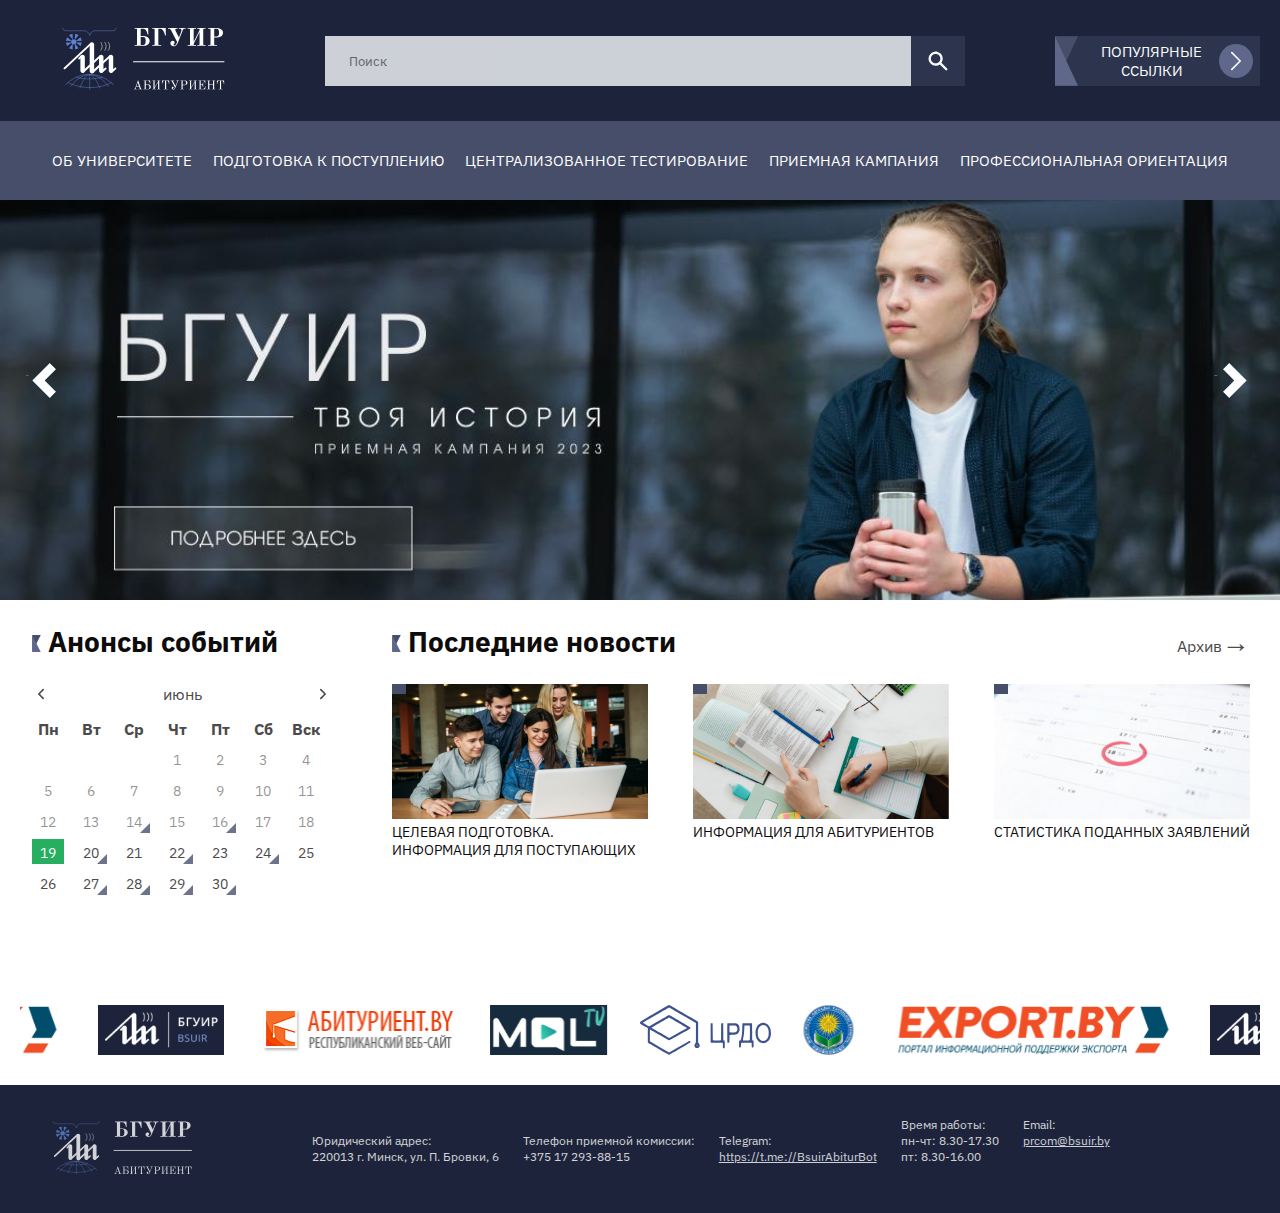
<file: index.html>
<!DOCTYPE HTML>
<html>
<head>
    <meta name="Description" content="Уважаемые абитуриенты, добро пожаловать на сайт Электронный абитуриент БГУИР. Вся необходимая информация для абитуриентов 2023 года собрана в одном месте – abitur.bsuir.by">
    <meta name="Keywords" content="электронный абитуриент бгуир, абитуриентам 2023 года, абитуриент 2023 беларусь, абитуриент 2023 минск, проходные баллы, вступительная кампания, специальности бгуир, алгоритм абитуриента, централизованное тестирование, централизованный экзамен, как поступить в бгуир, экзамены бгуир, учеба в бугир, подготовка к цт, цт, цэ, подготовка к цэ, поступление в бгуир, сроки приема, документы для поступления, целевая подготовка, профессиональная диагностика, профориентация, дни открытых дверей">
    <meta name="viewport" content="width=device-width, initial-scale=1">
    <meta name="yandex-verification" content="5498c31a18562ba2">
    <meta http-equiv="Content-Type" content="text/html; charset=utf-8">
    <meta http-equiv="origin-trial" content="AymqwRC7u88Y4JPvfIF2F37QKylC04248hLCdJAsh8xgOfe/dVJPV3XS3wLFca1ZMVOtnBfVjaCMTVudWM//5g4AAAB7eyJvcmlnaW4iOiJodHRwczovL3d3dy5nb29nbGV0YWdtYW5hZ2VyLmNvbTo0NDMiLCJmZWF0dXJlIjoiUHJpdmFjeVNhbmRib3hBZHNBUElzIiwiZXhwaXJ5IjoxNjk1MTY3OTk5LCJpc1RoaXJkUGFydHkiOnRydWV9"><meta http-equiv="origin-trial" content="A+xK4jmZTgh1KBVry/UZKUE3h6Dr9HPPioFS4KNCzify+KEoOii7z/[base64]"><meta http-equiv="origin-trial" content="AymqwRC7u88Y4JPvfIF2F37QKylC04248hLCdJAsh8xgOfe/dVJPV3XS3wLFca1ZMVOtnBfVjaCMTVudWM//5g4AAAB7eyJvcmlnaW4iOiJodHRwczovL3d3dy5nb29nbGV0YWdtYW5hZ2VyLmNvbTo0NDMiLCJmZWF0dXJlIjoiUHJpdmFjeVNhbmRib3hBZHNBUElzIiwiZXhwaXJ5IjoxNjk1MTY3OTk5LCJpc1RoaXJkUGFydHkiOnRydWV9"><script async="" src="https://googleads.g.doubleclick.net/pagead/viewthroughconversion/724683479/?random=1688038435837&amp;cv=11&amp;fst=1688038435837&amp;bg=ffffff&amp;guid=ON&amp;async=1&amp;gtm=45be36s0&amp;u_w=1920&amp;u_h=1080&amp;url=https%3A%2F%2Fabitur.bsuir.by%2Fochnaya-dnevnaya-forma-obucheniya&amp;ref=https%3A%2F%2Fabitur.bsuir.by%2Fochnaya-dnevnaya-forma-obucheniya&amp;hn=www.googleadservices.com&amp;frm=0&amp;tiba=%D0%AD%D0%BB%D0%B5%D0%BA%D1%82%D1%80%D0%BE%D0%BD%D0%BD%D1%8B%D0%B9%20%D0%90%D0%B1%D0%B8%D1%82%D1%83%D1%80%D0%B8%D0%B5%D0%BD%D1%82%20%D0%91%D0%93%D0%A3%D0%98%D0%A0%20-%20%D0%9E%D1%87%D0%BD%D0%B0%D1%8F%20%D0%B4%D0%BD%D0%B5%D0%B2%D0%BD%D0%B0%D1%8F%20%D1%84&amp;auid=1760865741.1687160740&amp;uaa=x86&amp;uab=64&amp;uafvl=Not.A%252FBrand%3B8.0.0.0%7CChromium%3B114.0.5735.135%7CGoogle%2520Chrome%3B114.0.5735.135&amp;uamb=0&amp;uap=Windows&amp;uapv=10.0.0&amp;uaw=0&amp;data=event%3Dgtag.config&amp;rfmt=3&amp;fmt=4"></script>
    <meta http-equiv="X-UA-Compatible" content="IE=edge">
    <meta property="og:image" content="https://abitur.bsuir.by/m/12_113227_1_54863.jpg">
    <link rel="preconnect" href="https://fonts.gstatic.com">
    <link href="https://fonts.googleapis.com/css2?family=IBM+Plex+Sans:ital,wght@0,400;0,700;1,500&amp;display=swap" rel="stylesheet"> 
    <link rel="canonical" href="https://abitur.bsuir.by/ochnaya-dnevnaya-forma-obucheniya">
    <link rel="icon" type="image/x-icon" href="imgs/favicon.ico">
    <link rel="stylesheet" href="styles/style.css"/>
    <!-- <link rel="preload" href="/online/layouts/501/fonts/font-new/IBMPlexSans-Regular.woff2" as="font" type="font/woff2" crossorigin> -->
    <!-- <link rel="preload" href="/online/layouts/501/fonts/font-new/IBMPlexSans-Medium.woff2" as="font" type="font/woff2" crossorigin> -->
    <!-- <link rel="stylesheet" type="text/css" href="/cms/js/fancybox/fancybox.css"> -->
    <!-- <script src="/cms/js/fancybox/fancybox.js"></script> -->
    <!-- <script language="JavaScript" src="/cms/js/online_edit.js"></script> -->
    <!-- <script src="/online/layouts/501/js/jssor.slider.mini.js"></script> -->
    <script async="" src="https://www.googletagmanager.com/gtag/js?id=G-9DLPE32Q33&amp;cx=c&amp;_slc=1"></script>
    <script async="" src="https://www.google-analytics.com/analytics.js"></script>
    <script src="scripts/common_window.js"></script>
    <script async="" src="https://www.googletagmanager.com/gtm.js?id=GTM-KDNXBXR"></script>
    <script src="scripts/jquery-1.9.1.min.js"></script>
    <script src="scripts/script.js"></script>
    <title>Электронный Абитуриент БГУИР - Очная дневная форма обучения</title>
    <script>
        $(document).ready(function () {
            var countSTR = 8;
            $('ul.menu__block').each(function (index, dateElement) {
                var dateEl = $(dateElement);
                var childrencount = dateEl.attr("childrencount");
                if (childrencount>countSTR) {
                    var htmlEl = '<div class="menu__wrapper">';
                    var flag = 1;
                    dateEl.find('ul.menu__list').each(function (index1, dateElement1) {
                        var dateEl1 = $(dateElement1);
                        var counter = dateEl1.attr("counter");
                        //if (counter%countSTR == 0 && countSTR*flag != childrencount) {
                        if (counter>countSTR*flag) {
                            //dateEl1.after('</div><div class="menu__wrapper">');
                            htmlEl = htmlEl + '</div><div class="menu__wrapper"><ul class="menu__list" counter="'+counter+'">' + dateEl1.html() + '</ul>';
                            flag = flag + 1;
                        } else {
                            htmlEl = htmlEl + '<ul class="menu__list" counter="'+counter+'">' + dateEl1.html() + '</ul>';
                        }
                    });
                    htmlEl = htmlEl+'</div>';
                    dateEl.find('div.menu__hidden-box').html(htmlEl);
                }
            });
        });
    </script>
</head>
<body class="body">
    <!-- Google Tag Manager (noscript) -->
    <noscript><iframe src="https://www.googletagmanager.com/ns.html?id=GTM-KDNXBXR" height="0" width="0" style="display:none;visibility:hidden"></iframe></noscript>
    <!-- End Google Tag Manager (noscript) -->
    <header class="header">
        <div class="wrapper header__wrapper">
            <a href="index.html">
                <img class="logo" src="imgs/main logo/logo.svg" alt="To main page">
            </a>
            <script>
                String.prototype.trim = function () {
                    return this.replace(/^\s*/, "").replace(/\s*$/, "");
                };
                function checkSearch(){
                    var s = String (document.frm.what_find.value);
                    if(document.frm.what_find.value==''){
                        window.alert('Заполните поле поиска!!!');
                        return false;
                    } else {
                        if(s.trim()==''){
                            window.alert('Заполните поле поиска текстом!!!');
                            return false;
                        }
                    }
                    return true;
                }
            </script>
            <form class="search-form header__search-form" action="" method="get" accept-charset="utf-8">
                <!-- <input class="search-form__input h4" type="text" placeholder="Поиск"> -->
                <input type="hidden" name="resID" value="113227">
                <input type="hidden" name="lang" value="ru">
                <input type="hidden" name="menuItemID" value="-1">
                <input type="hidden" name="noshow" value="1">
                <input class="search-form__input h4" placeholder="Поиск" name="q" onclick="this.value=''" onselect="this.value=''">
                <!-- <input value='' name="img" class="button search-form__button" type="submit"> -->
                <button class="button search-form__button">
                    <svg class="search-form__img" xmlns="http://www.w3.org/2000/svg" xmlns:xlink="http://www.w3.org/1999/xlink">
                        <use xlink:href="imgs/icons/search_sprite.svg#search"></use>
                    </svg>
                </button>
            </form>
            <button class="button button--corner header__links">
                ПОПУЛЯРНЫЕ ССЫЛКИ
                <div class="header__links-circle">
                    <img src="imgs/icons/arrow.svg" class="header__links-arrow">
                </div>
            </button>
        </div>
        <nav class="menu">
            <div class="wrapper header__wrapper--menu">
                <ul class="menu__block" id="m1" childrenCount="5">
                    <span>Об университете</span>
                    <div class="menu__hidden-box">
                        <div class="menu__wrapper">
                            <ul class="menu__list" counter="1">
                                <span class="menu__list-title"><a href="10-prichin-vybrat-bguir.html" target="_self">10 причин выбрать БГУИР</a></span>
                            </ul>
                            <ul class="menu__list" counter="2">
                                <span class="menu__list-title"><a href="mrti-bguir.html" target="_self">МРТИ-БГУИР</a></span>
                            </ul>
                            <ul class="menu__list" counter="3">
                                <span class="menu__list-title"><a href="fakultety-i-spetsialnosti.html" target="_self">Факультеты и специальности</a></span>
                                <li class="menu__item">
                                    <a href="ochnaya-dnevnaya-forma-obucheniya.html" target="_self">Специальности дневной формы</a>
                                </li>
                                <li class="menu__item">
                                    <a href="zaochnaya-forma-obucheniya.html" target="_self">Специальности заочной формы</a>
                                </li>
                            </ul>
                        </div>
                    </div>
                </ul>
                <ul class="menu__block" id="m2" childrenCount="0">
                    <span>Подготовка к поступлению</span>
                </ul>
                <ul class="menu__block" id="m3" childrenCount="0">
                    <span>Централизованное тестирование</span>
                </ul>
                <ul class="menu__block" id="m4" childrenCount="1">
                    <span>Приемная кампания</span>
                    <div class="menu__hidden-box">
                        <div class="menu__wrapper">
                            <ul class="menu__list" counter="1">
                                <span class="menu__list-title"><a href="algoritm-abiturienta.html" target="_self">Алгоритм абитуриента</a></span>
                            </ul>
                        </div>
                    </div>
                </ul>
                <ul class="menu__block" id="m5" childrenCount="1">
                    <span>Профессиональная ориентация</span>
                    <div class="menu__hidden-box">
                        <div class="menu__wrapper">
                            <ul class="menu__list" counter="1">
                                <span class="menu__list-title"><a href="ddo.html" target="_self">Дифференциально-диагностический опросник</a></span>
                            </ul>
                        </div>
                    </div>
                </ul>
            </div>
            <div class="wrapper header__wrapper--mobile">
                <button class="button menu__btn" id="m1"><span class="menu__btn-text">Об университете<img class="menu__img" src="imgs/icons/arrow.svg"></span></button>
                <div class="menu__mobile-block hidden">
                    <ul class="menu__list menu__list--mibile">
                        <a class="menu__list-title" href="10-prichin-vybrat-bguir.html" target="_self">10 причин выбрать БГУИР</a>
                    </ul>
                    <ul class="menu__list menu__list--mibile">
                        <a class="menu__list-title" href="mrti-bguir.html" target="_self">МРТИ-БГУИР</a>
                    </ul>
                    <ul class="menu__list menu__list--mibile">
                        <a class="menu__list-title" href="fakultety-i-spetsialnosti.html" target="_self">Факультеты и специальности</a>
                        <li class="menu__item menu__item--mobile">
                            <a href="ochnaya-dnevnaya-forma-obucheniya.html" target="_self">Специальности дневной формы</a>
                        </li>
                        <li class="menu__item menu__item--mobile">
                            <a href="zaochnaya-forma-obucheniya.html" target="_self">Специальности заочной формы</a>
                        </li>
                    </ul>
                </div>
                <button class="button menu__btn" id="m2"><span class="menu__btn-text">Подготовка к поступлению<img class="menu__img" src="imgs/icons/arrow.svg"></span></button><button class="button menu__btn" id="m3"><span class="menu__btn-text">Централизованное тестирование<img class="menu__img" src="imgs/icons/arrow.svg"></span></button><button class="button menu__btn" id="m4"><span class="menu__btn-text">Приемная кампания<img class="menu__img" src="imgs/icons/arrow.svg"></span></button>
                <div class="menu__mobile-block hidden">
                    <ul class="menu__list menu__list--mibile">
                        <a class="menu__list-title" href="algoritm-abiturienta.html" target="_self">Алгоритм абитуриента</a>
                    </ul>
                </div>
                <button class="button menu__btn" id="m5"><span class="menu__btn-text">Профессиональная ориентация<img class="menu__img" src="imgs/icons/arrow.svg"></span></button>
                <div class="menu__mobile-block hidden">
                    <ul class="menu__list menu__list--mibile">
                        <a class="menu__list-title" href="ddo.html" target="_self">Дифференциально-диагностический опросник</a>
                    </ul>
                </div>
            </div>
        </nav>
    </header>
        <main class="main-content">
            <div class="gallery">
                <script language="JavaScript1.2">
                    function setParameter(str, parameter, value) {
                        i = str.indexOf(parameter);
                        tmp = '';
                        if (i >=0) {
                            tmp = str.replace()
                        }
                    }
                    function getNextPage(i) {
                        var param = /(pagenum=)\d*/;
                        var newparam = 0;
                        if (i > 0) {
                            newparam = 1;
                        }
                        else {
                            newparam = -1;
                        }
                        var tmp = new String(document.location);
                        var loc = tmp.replace(param, "pagenum="+newparam);
                        if (loc == tmp) {
                            loc += "&pagenum="+newparam;
                        }
                        document.location = loc;
                        return false;
                    }
                </script>
                <link href="styles/responsiveslides.css" rel="stylesheet" type="text/css">
                <script src="scripts/responsiveslides.min.js"></script>
                <script>
                    $(function() {
                        $(".rslides").responsiveSlides({
                            auto: true,                 // Boolean: Animate automatically, true or false
                            speed: 1000,                // Integer: Speed of the transition, in milliseconds
                            timeout: 10000,             // Integer: Time between slide transitions, in milliseconds
                            pager: false,               // Boolean: Show pager, true or false
                            nav: true,                  // Boolean: Show navigation, true or false
                            random: false,              // Boolean: Randomize the order of the slides, true or false
                            pause: false,               // Boolean: Pause on hover, true or false
                            pauseControls: true,        // Boolean: Pause when hovering controls, true or false
                            prevText: "&nbsp;",         // String: Text for the "previous" button
                            nextText: "&nbsp;",         // String: Text for the "next" button
                            maxwidth: "",               // Integer: Max-width of the slideshow, in pixels
                            navContainer: "",           // Selector: Where controls should be appended to, default is after the 'ul'
                            manualControls: "",         // Selector: Declare custom pager navigation
                            namespace: "rslides",       // String: Change the default namespace used
                            before: function(){},       // Function: Before callback
                            after: function(){}         // Function: After callback
                        });
                    });
                </script>
                <ul class="rslides">
                    <li>
                        <div><a href="https://priem.bsuir.by"><img src="imgs/gallery/Приемная компания.png"/></a></div>
                    </li>
                    <li>
                        <div><a href="https://iis.bsuir.by/login"><img src="imgs/gallery/Личный кабинет абитуриента.png"/></a></div>
                    </li>
                </ul>
            </div>
            <div class="calendar">
                <script language="JavaScript1.2">
                    function setParameter(str, parameter, value) {
                        i = str.indexOf(parameter);
                        tmp = '';
                        if (i >=0) {
                            tmp = str.replace()
                        }
                    }
                    function getNextPage(i) {
                        var param = /(pagenum=)\d*/;
                        var newparam = 0;
                        if (i > 0) {
                            newparam = 1;
                        }
                        else {
                            newparam = -1;
                        }
                        var tmp = new String(document.location);
                        var loc = tmp.replace(param, "pagenum="+newparam);
                        if (loc == tmp) {
                            loc += "&pagenum="+newparam;
                        }
                        document.location = loc;
                        return false;
                    }
                </script>
                <style>
                    .calendar { width: 250px; }
                    .month__head { display: flex; margin-bottom: 10px; align-items: baseline; }
                    .month__button, .events__close { padding: 3px 6px 3px 5px; background-color: transparent; display: flex; align-items: center; justify-content: center; border: 1px solid transparent; }
                    .month__button:hover, .events__close:hover { border: 1px solid rgba(77, 77, 77, 0.56); border-radius: 50%; }
                    .month__button svg { width: 6px; height: 12px; stroke: #4D4D4D; }
                    .month__button:focus svg { stroke: #5F688B; }
                    .month__button.month__button--right { padding: 3px 5px 3px 6px; }
                    .month__button:focus, .events__close:focus { outline: none; }
                    .month__name { margin-left: auto; margin-right: auto; font-style: Medium; font-size: 16px; line-height: 21px; color: #4B4B4B; }
                    .month__body { display: grid; }
                    .month__week-name, .week { display: inline-flex; }
                    .month__week-name span, .week span { width: 32px; height: 25px; text-align: center; padding-top: 5px; margin: 0 2px 2px 0; font-weight: normal; font-size: 14px; }
                    .month__week-name span:nth-child(n+7), .week span:nth-child(n+7) { ; margin-left: 0; }
                    .month__week-name span { color: #4B4B4B; font-weight: bold; font-size: 16px; }
                    .old-day { color: rgba(75, 75, 75, 0.6); }
                    .day { color: #4B4B4B; }
                    .week span:hover { box-shadow: 0 0 4px rgba(0, 0, 0, 0.25); }
                    span.other-month { color: grey; }
                    span.other-month:hover { box-shadow: none; }
                    .today-day { background-color: #27AE60; color: white; }
                    .active { background-color: transparent; }
                    .today-day.active { background-color: #27AE60; color: white; }
                    .events-day { position: relative; }
                    .corner { position: absolute; width: 10px; height: 10px; right: 0; bottom: 0; z-index: 20; }
                    .events { width: 325px; max-height: 200px; overflow-y: auto; position: absolute; padding: 14px 20px 14px 22px; background-color: white; box-shadow: 0 0 4px rgba(0, 0, 0, 0.25); color: #0E0B0B; z-index: 999; }
                    .events__close { position: absolute; right: 1px; top: 2px; padding: 3px; }
                    .events__close svg { width: 14px; height: 14px; }
                    .event { margin-bottom: 12px; }
                    .event:last-child { margin-bottom: 0; }
                    .event > p { margin: 0 0 5px 0; text-align: left; font-size: 14px; line-height: 16px; }
                    .name { font-weight: bold; position: relative; }
                    .name::before { position: absolute; top: 6px; left: -9px; content: ""; width: 6px; height: 6px; background: #5f688b; margin-right: 4px; }
                    .description { max-height: 97px;        /*  overflow-y: hidden;*/ }
                    .event a { color: #5F688B; }
                    .week .event__info { font-weight: 600; color: #312525; }
                    @media (min-width:970px) {
                        .calendar { width: 300px; }
                        .month__week-name span, .week span { margin: 0 11px 6px 0; }
                        .events { padding: 12px 10px 8px 15px; width: 300px; }
                    }
                    @media screen and (max-width:568px) {
                        .calendar { width: 300px; }
                        .month__week-name span, .week span { margin: 0 11px 6px 0; }
                        .events { padding: 12px 10px 8px 15px; width: 300px; }
                        .week span:nth-child(2) .events { left: -50px; }
                        .week span:nth-child(3) .events { left: -90px; }
                        .week span:nth-child(4) .events { left: -130px; }
                        .week span:nth-child(5) .events { left: -170px; }
                        .week span:nth-child(6) .events { left: -210px; }
                        .week span:nth-child(7) .events { left: -260px; }
                    }
                </style>
                <svg style="display:none" xmlns="http://www.w3.org/2000/svg">
                    <symbol id="left" viewBox="0 0 7 12" fill="none">
                        <g>
                            <path d="M6 11L1 6L6 1" stroke-width="2" stroke-linecap="round"
                            stroke-linejoin="round"/>
                        </g>
                    </symbol>
                    <symbol id="right" viewBox="0 0 7 12" fill="none">
                        <g>
                            <path d="M1 11L6 6L1 1" stroke-width="2" stroke-linecap="round"
                            stroke-linejoin="round"/>
                        </g>
                    </symbol>
                    <symbol id="corner" viewBox="0 0 10 10" fill="none">
                        <path d="M10 10V0L0 10H10Z" fill="#464e6ac9"/>
                    </symbol>
                    <symbol id="close" viewBox="0 0 18 18" fill="none">
                        <path d="M9.00027 10.1094L2.35564 16.7623C2.35546 16.7624 2.35529 16.7626 2.35511 16.7628C2.2119 16.9087 2.0091 16.9896 1.802 16.9903L1.80147 16.9903L1.79787 16.9903C1.59077 16.9903 1.38857 16.9098 1.24356 16.7663L1.24309 16.7659C1.09534 16.6184 1.01212 16.4183 1.0117 16.2095C1.01129 16.0007 1.0937 15.8003 1.24087 15.6522L1.24113 15.6519L7.88827 8.99593L1.24114 2.34112C1.24104 2.34101 1.24093 2.34091 1.24083 2.34081C1.09282 2.19412 1.0114 1.99627 1.01127 1.78682M9.00027 10.1094L16.2027 16.8439C16.2863 16.8442 16.3692 16.8278 16.4466 16.7959C16.5239 16.764 16.5942 16.7171 16.6533 16.658C16.7125 16.5988 16.7594 16.5286 16.7913 16.4512C16.8232 16.3739 16.8395 16.291 16.8393 16.2073H16.9893C16.9893 16.2072 16.9893 16.207 16.9893 16.2069C16.9892 15.9981 16.9078 15.7995 16.759 15.6527C16.7588 15.6525 16.7587 15.6524 16.7585 15.6523L10.1117 8.99653L16.7594 2.34233L16.7596 2.34212C16.9067 2.19425 16.9893 1.9941 16.9891 1.78549C16.989 1.57689 16.9062 1.37684 16.7589 1.22917L16.7585 1.22878C16.4612 0.932962 15.946 0.931758 15.6463 1.22999L15.6459 1.23032L9.00026 7.88426L2.3522 1.22851L2.3522 1.22851L2.35147 1.22779C2.05283 0.932879 1.53807 0.93442 1.24101 1.22925L1.241 1.22925L1.24082 1.22944C1.16743 1.30253 1.10934 1.38951 1.06993 1.48529C1.03058 1.58092 1.01064 1.68342 1.01127 1.78682M9.00027 10.1094L15.6483 16.7651L15.6487 16.7654C15.7961 16.9121 15.9936 16.9938 16.2022 16.9939L9.00027 10.1094ZM1.01127 1.78682C1.01127 1.78665 1.01127 1.78648 1.01127 1.78632H1.16127L1.01127 1.78732C1.01127 1.78716 1.01127 1.78699 1.01127 1.78682Z"
                        fill="#4D4D4D" stroke="#4D4D4D" stroke-width="0.3"/>
                        fill="#4D4D4D" stroke="#4D4D4D" stroke-width="0.5"/>
                    </symbol>
                    <defs>
                        <filter id="dropShadow" x="0" y="0" width="100%" height="100%">
                            <feOffset result="offOut" in="SourceAlpha" dx="0.5" dy="0.4"/>
                            <feGaussianBlur result="blurOut" in="offOut" stdDeviation="1.3"/>
                            <feBlend in="SourceGraphic" in2="blurOut" mode="normal"/>
                        </filter>
                        <filter id="dropShadow--right" x="0" y="0" width="100%" height="100%">
                            <feOffset result="offOut" in="SourceAlpha" dx="-0.5" dy="0.4"/>
                            <feGaussianBlur result="blurOut" in="offOut" stdDeviation="1.3"/>
                            <feBlend in="SourceGraphic" in2="blurOut" mode="normal"/>
                        </filter>
                    </defs>
                </svg>
                <h1>Анонсы событий</h1>
                <div class="calendar__body">
                    <div class="calendar__month month" id="0">
                        <div class="month__head">
                            <button class="month__button month__button--left" onclick="minusMonth()" id="minusMonth" title="Предыдущий месяц">
                                <svg>
                                    <use xlink:href="#left"></use>
                                </svg>
                            </button>
                            <span class="month__name">январь</span>
                            <button class="month__button month__button--right" onclick="plusMonth()" id="plusMonth" title="Следующий месяц">
                                <svg>
                                    <use xlink:href="#right"></use>
                                </svg>
                            </button>
                        </div>
                        <div class="month__body">
                            <div class="month__week-name">
                                <span>Пн</span>
                                <span>Вт</span>
                                <span>Ср</span>
                                <span>Чт</span>
                                <span>Пт</span>
                                <span>Сб</span>
                                <span>Вск</span>
                            </div>
                            <div class="week">
                                <span class="other-month"><!--26-->&nbsp;</span>
                                <span class="other-month"><!--27-->&nbsp;</span>
                                <span class="other-month"><!--28-->&nbsp;</span>
                                <span class="other-month"><!--29-->&nbsp;</span>
                                <span class="other-month"><!--30-->&nbsp;</span>
                                <span class="other-month"><!--31-->&nbsp;</span>
                                <span class="old-day" onmouseover="showEvents(this)" onmouseout="hideEvents(this)" onclick="showEvents(this)">1</span>
                            </div>
                            <div class="week">
                                <span class="old-day" onmouseover="showEvents(this)" onmouseout="hideEvents(this)" onclick="showEvents(this)">2</span>
                                <span class="old-day" onmouseover="showEvents(this)" onmouseout="hideEvents(this)" onclick="showEvents(this)">3</span>
                                <span class="old-day" onmouseover="showEvents(this)" onmouseout="hideEvents(this)" onclick="showEvents(this)">4</span>
                                <span class="old-day" onmouseover="showEvents(this)" onmouseout="hideEvents(this)" onclick="showEvents(this)">5</span>
                                <span class="old-day" onmouseover="showEvents(this)" onmouseout="hideEvents(this)" onclick="showEvents(this)">6</span>
                                <span class="old-day" onmouseover="showEvents(this)" onmouseout="hideEvents(this)" onclick="showEvents(this)">7</span>
                                <span class="old-day" onmouseover="showEvents(this)" onmouseout="hideEvents(this)" onclick="showEvents(this)">8</span>
                            </div>
                            <div class="week">
                                <span class="old-day" onmouseover="showEvents(this)" onmouseout="hideEvents(this)" onclick="showEvents(this)">9</span>
                                <span class="old-day" onmouseover="showEvents(this)" onmouseout="hideEvents(this)" onclick="showEvents(this)">10</span>
                                <span class="old-day" onmouseover="showEvents(this)" onmouseout="hideEvents(this)" onclick="showEvents(this)">11</span>
                                <span class="old-day" onmouseover="showEvents(this)" onmouseout="hideEvents(this)" onclick="showEvents(this)">12</span>
                                <span class="old-day" onmouseover="showEvents(this)" onmouseout="hideEvents(this)" onclick="showEvents(this)">13</span>
                                <span class="old-day" onmouseover="showEvents(this)" onmouseout="hideEvents(this)" onclick="showEvents(this)">14</span>
                                <span class="old-day" onmouseover="showEvents(this)" onmouseout="hideEvents(this)" onclick="showEvents(this)">15</span>
                            </div>
                            <div class="week">
                                <span class="old-day" onmouseover="showEvents(this)" onmouseout="hideEvents(this)" onclick="showEvents(this)">16</span>
                                <span class="old-day" onmouseover="showEvents(this)" onmouseout="hideEvents(this)" onclick="showEvents(this)">17</span>
                                <span class="old-day" onmouseover="showEvents(this)" onmouseout="hideEvents(this)" onclick="showEvents(this)">18</span>
                                <span class="old-day" onmouseover="showEvents(this)" onmouseout="hideEvents(this)" onclick="showEvents(this)">19</span>
                                <span class="old-day" onmouseover="showEvents(this)" onmouseout="hideEvents(this)" onclick="showEvents(this)">20</span>
                                <span class="old-day" onmouseover="showEvents(this)" onmouseout="hideEvents(this)" onclick="showEvents(this)">21</span>
                                <span class="old-day" onmouseover="showEvents(this)" onmouseout="hideEvents(this)" onclick="showEvents(this)">22</span>
                            </div>
                            <div class="week">
                                <span class="old-day" onmouseover="showEvents(this)" onmouseout="hideEvents(this)" onclick="showEvents(this)">23</span>
                                <span class="old-day" onmouseover="showEvents(this)" onmouseout="hideEvents(this)" onclick="showEvents(this)">24</span>
                                <span class="old-day" onmouseover="showEvents(this)" onmouseout="hideEvents(this)" onclick="showEvents(this)">25</span>
                                <span class="old-day" onmouseover="showEvents(this)" onmouseout="hideEvents(this)" onclick="showEvents(this)">26</span>
                                <span class="old-day" onmouseover="showEvents(this)" onmouseout="hideEvents(this)" onclick="showEvents(this)">27</span>
                                <span class="old-day" onmouseover="showEvents(this)" onmouseout="hideEvents(this)" onclick="showEvents(this)">28</span>
                                <span class="old-day" onmouseover="showEvents(this)" onmouseout="hideEvents(this)" onclick="showEvents(this)">29</span>
                            </div>
                            <div class="week">
                                <span class="old-day" onmouseover="showEvents(this)" onmouseout="hideEvents(this)" onclick="showEvents(this)">30</span>
                                <span class="old-day" onmouseover="showEvents(this)" onmouseout="hideEvents(this)" onclick="showEvents(this)">31</span>
                                <span class="other-month"><!--1-->&nbsp;</span>
                                <span class="other-month"><!--2-->&nbsp;</span>
                                <span class="other-month"><!--3-->&nbsp;</span>
                                <span class="other-month"><!--4-->&nbsp;</span>
                                <span class="other-month"><!--5-->&nbsp;</span>
                            </div>
                        </div>
                    </div>
                    <div class="calendar__month month" id="1">
                        <div class="month__head">
                            <button class="month__button month__button--left" onclick="minusMonth()" id="minusMonth" title="Предыдущий месяц">
                                <svg>
                                    <use xlink:href="#left"></use>
                                </svg>
                            </button>
                            <span class="month__name">февраль</span>
                            <button class="month__button month__button--right" onclick="plusMonth()" id="plusMonth" title="Следующий месяц">
                                <svg>
                                    <use xlink:href="#right"></use>
                                </svg>
                            </button>
                        </div>
                        <div class="month__body">
                            <div class="month__week-name">
                                <span>Пн</span>
                                <span>Вт</span>
                                <span>Ср</span>
                                <span>Чт</span>
                                <span>Пт</span>
                                <span>Сб</span>
                                <span>Вск</span>
                            </div>
                            <div class="week">
                                <span class="other-month"><!--30-->&nbsp;</span>
                                <span class="other-month"><!--31-->&nbsp;</span>
                                <span class="old-day" onmouseover="showEvents(this)" onmouseout="hideEvents(this)" onclick="showEvents(this)">1</span>
                                <span class="old-day" onmouseover="showEvents(this)" onmouseout="hideEvents(this)" onclick="showEvents(this)">2</span>
                                <span class="old-day" onmouseover="showEvents(this)" onmouseout="hideEvents(this)" onclick="showEvents(this)">3</span>
                                <span class="old-day" onmouseover="showEvents(this)" onmouseout="hideEvents(this)" onclick="showEvents(this)">4</span>
                                <span class="old-day" onmouseover="showEvents(this)" onmouseout="hideEvents(this)" onclick="showEvents(this)">5</span>
                            </div>
                            <div class="week">
                                <span class="old-day" onmouseover="showEvents(this)" onmouseout="hideEvents(this)" onclick="showEvents(this)">6</span>
                                <span class="old-day" onmouseover="showEvents(this)" onmouseout="hideEvents(this)" onclick="showEvents(this)">7</span>
                                <span class="old-day" onmouseover="showEvents(this)" onmouseout="hideEvents(this)" onclick="showEvents(this)">8</span>
                                <span class="old-day" onmouseover="showEvents(this)" onmouseout="hideEvents(this)" onclick="showEvents(this)">9</span>
                                <span class="old-day" onmouseover="showEvents(this)" onmouseout="hideEvents(this)" onclick="showEvents(this)">10</span>
                                <span class="old-day" onmouseover="showEvents(this)" onmouseout="hideEvents(this)" onclick="showEvents(this)">11</span>
                                <span class="old-day" onmouseover="showEvents(this)" onmouseout="hideEvents(this)" onclick="showEvents(this)">12</span>
                            </div>
                            <div class="week">
                                <span class="old-day" onmouseover="showEvents(this)" onmouseout="hideEvents(this)" onclick="showEvents(this)">13</span>
                                <span class="old-day" onmouseover="showEvents(this)" onmouseout="hideEvents(this)" onclick="showEvents(this)">14</span>
                                <span class="old-day" onmouseover="showEvents(this)" onmouseout="hideEvents(this)" onclick="showEvents(this)">15</span>
                                <span class="old-day" onmouseover="showEvents(this)" onmouseout="hideEvents(this)" onclick="showEvents(this)">16</span>
                                <span class="old-day" onmouseover="showEvents(this)" onmouseout="hideEvents(this)" onclick="showEvents(this)">17</span>
                                <span class="old-day" onmouseover="showEvents(this)" onmouseout="hideEvents(this)" onclick="showEvents(this)">18</span>
                                <span class="old-day" onmouseover="showEvents(this)" onmouseout="hideEvents(this)" onclick="showEvents(this)">19</span>
                            </div>
                            <div class="week">
                                <span class="old-day" onmouseover="showEvents(this)" onmouseout="hideEvents(this)" onclick="showEvents(this)">20</span>
                                <span class="old-day" onmouseover="showEvents(this)" onmouseout="hideEvents(this)" onclick="showEvents(this)">21</span>
                                <span class="old-day" onmouseover="showEvents(this)" onmouseout="hideEvents(this)" onclick="showEvents(this)">22</span>
                                <span class="old-day" onmouseover="showEvents(this)" onmouseout="hideEvents(this)" onclick="showEvents(this)">23</span>
                                <span class="old-day" onmouseover="showEvents(this)" onmouseout="hideEvents(this)" onclick="showEvents(this)">24</span>
                                <span class="old-day" onmouseover="showEvents(this)" onmouseout="hideEvents(this)" onclick="showEvents(this)">25</span>
                                <span class="old-day" onmouseover="showEvents(this)" onmouseout="hideEvents(this)" onclick="showEvents(this)">26</span>
                            </div>
                            <div class="week">
                                <span class="old-day" onmouseover="showEvents(this)" onmouseout="hideEvents(this)" onclick="showEvents(this)">27</span>
                                <span class="old-day" onmouseover="showEvents(this)" onmouseout="hideEvents(this)" onclick="showEvents(this)">28</span>
                                <span class="other-month"><!--1-->&nbsp;</span>
                                <span class="other-month"><!--2-->&nbsp;</span>
                                <span class="other-month"><!--3-->&nbsp;</span>
                                <span class="other-month"><!--4-->&nbsp;</span>
                                <span class="other-month"><!--5-->&nbsp;</span>
                            </div>
                        </div>
                    </div>
                    <div class="calendar__month month" id="2">
                        <div class="month__head">
                            <button class="month__button month__button--left" onclick="minusMonth()" id="minusMonth" title="Предыдущий месяц">
                                <svg>
                                    <use xlink:href="#left"></use>
                                </svg>
                            </button>
                            <span class="month__name">март</span>
                            <button class="month__button month__button--right" onclick="plusMonth()" id="plusMonth" title="Следующий месяц">
                                <svg>
                                    <use xlink:href="#right"></use>
                                </svg>
                            </button>
                        </div>
                        <div class="month__body">
                            <div class="month__week-name">
                                <span>Пн</span>
                                <span>Вт</span>
                                <span>Ср</span>
                                <span>Чт</span>
                                <span>Пт</span>
                                <span>Сб</span>
                                <span>Вск</span>
                            </div>
                            <div class="week">
                                <span class="other-month"><!--27-->&nbsp;</span>
                                <span class="other-month"><!--28-->&nbsp;</span>
                                <span class="old-day" onmouseover="showEvents(this)" onmouseout="hideEvents(this)" onclick="showEvents(this)">1</span>
                                <span class="old-day" onmouseover="showEvents(this)" onmouseout="hideEvents(this)" onclick="showEvents(this)">2</span>
                                <span class="old-day" onmouseover="showEvents(this)" onmouseout="hideEvents(this)" onclick="showEvents(this)">3</span>
                                <span class="old-day" onmouseover="showEvents(this)" onmouseout="hideEvents(this)" onclick="showEvents(this)">4</span>
                                <span class="old-day" onmouseover="showEvents(this)" onmouseout="hideEvents(this)" onclick="showEvents(this)">5</span>
                            </div>
                            <div class="week">
                                <span class="old-day" onmouseover="showEvents(this)" onmouseout="hideEvents(this)" onclick="showEvents(this)">6</span>
                                <span class="old-day" onmouseover="showEvents(this)" onmouseout="hideEvents(this)" onclick="showEvents(this)">7</span>
                                <span class="old-day" onmouseover="showEvents(this)" onmouseout="hideEvents(this)" onclick="showEvents(this)">8</span>
                                <span class="old-day" onmouseover="showEvents(this)" onmouseout="hideEvents(this)" onclick="showEvents(this)">9</span>
                                <span class="old-day" onmouseover="showEvents(this)" onmouseout="hideEvents(this)" onclick="showEvents(this)">10</span>
                                <span class="old-day" onmouseover="showEvents(this)" onmouseout="hideEvents(this)" onclick="showEvents(this)">11</span>
                                <span class="old-day" onmouseover="showEvents(this)" onmouseout="hideEvents(this)" onclick="showEvents(this)">12</span>
                            </div>
                            <div class="week">
                                <span class="old-day" onmouseover="showEvents(this)" onmouseout="hideEvents(this)" onclick="showEvents(this)">13</span>
                                <span class="old-day" onmouseover="showEvents(this)" onmouseout="hideEvents(this)" onclick="showEvents(this)">14</span>
                                <span class="old-day" onmouseover="showEvents(this)" onmouseout="hideEvents(this)" onclick="showEvents(this)">15</span>
                                <span class="old-day" onmouseover="showEvents(this)" onmouseout="hideEvents(this)" onclick="showEvents(this)">16</span>
                                <span class="old-day" onmouseover="showEvents(this)" onmouseout="hideEvents(this)" onclick="showEvents(this)">17</span>
                                <span class="old-day" onmouseover="showEvents(this)" onmouseout="hideEvents(this)" onclick="showEvents(this)">18</span>
                                <span class="old-day" onmouseover="showEvents(this)" onmouseout="hideEvents(this)" onclick="showEvents(this)">19</span>
                            </div>
                            <div class="week">
                                <span class="old-day" onmouseover="showEvents(this)" onmouseout="hideEvents(this)" onclick="showEvents(this)">20</span>
                                <span class="old-day" onmouseover="showEvents(this)" onmouseout="hideEvents(this)" onclick="showEvents(this)">21</span>
                                <span class="old-day" onmouseover="showEvents(this)" onmouseout="hideEvents(this)" onclick="showEvents(this)">22</span>
                                <span class="old-day" onmouseover="showEvents(this)" onmouseout="hideEvents(this)" onclick="showEvents(this)">23</span>
                                <span class="old-day" onmouseover="showEvents(this)" onmouseout="hideEvents(this)" onclick="showEvents(this)">24</span>
                                <span class="old-day" onmouseover="showEvents(this)" onmouseout="hideEvents(this)" onclick="showEvents(this)">25</span>
                                <span class="old-day" onmouseover="showEvents(this)" onmouseout="hideEvents(this)" onclick="showEvents(this)">26</span>
                            </div>
                            <div class="week">
                                <span class="old-day" onmouseover="showEvents(this)" onmouseout="hideEvents(this)" onclick="showEvents(this)">27</span>
                                <span class="old-day" onmouseover="showEvents(this)" onmouseout="hideEvents(this)" onclick="showEvents(this)">28</span>
                                <span class="old-day" onmouseover="showEvents(this)" onmouseout="hideEvents(this)" onclick="showEvents(this)">29</span>
                                <span class="old-day" onmouseover="showEvents(this)" onmouseout="hideEvents(this)" onclick="showEvents(this)">30</span>
                                <span class="old-day" onmouseover="showEvents(this)" onmouseout="hideEvents(this)" onclick="showEvents(this)">31</span>
                                <span class="other-month"><!--1-->&nbsp;</span>
                                <span class="other-month"><!--2-->&nbsp;</span>
                            </div>
                        </div>
                    </div>
                    <div class="calendar__month month" id="3">
                        <div class="month__head">
                            <button class="month__button month__button--left" onclick="minusMonth()" id="minusMonth" title="Предыдущий месяц">
                                <svg>
                                    <use xlink:href="#left"></use>
                                </svg>
                            </button>
                            <span class="month__name">апрель</span>
                            <button class="month__button month__button--right" onclick="plusMonth()" id="plusMonth" title="Следующий месяц">
                                <svg>
                                    <use xlink:href="#right"></use>
                                </svg>
                            </button>
                        </div>
                        <div class="month__body">
                            <div class="month__week-name">
                                <span>Пн</span>
                                <span>Вт</span>
                                <span>Ср</span>
                                <span>Чт</span>
                                <span>Пт</span>
                                <span>Сб</span>
                                <span>Вск</span>
                            </div>
                            <div class="week">
                                <span class="other-month"><!--27-->&nbsp;</span>
                                <span class="other-month"><!--28-->&nbsp;</span>
                                <span class="other-month"><!--29-->&nbsp;</span>
                                <span class="other-month"><!--30-->&nbsp;</span>
                                <span class="other-month"><!--31-->&nbsp;</span>
                                <span class="old-day" onmouseover="showEvents(this)" onmouseout="hideEvents(this)" onclick="showEvents(this)">1</span>
                                <span class="old-day" onmouseover="showEvents(this)" onmouseout="hideEvents(this)" onclick="showEvents(this)">2</span>
                            </div>
                            <div class="week">
                                <span class="old-day" onmouseover="showEvents(this)" onmouseout="hideEvents(this)" onclick="showEvents(this)">3</span>
                                <span class="old-day" onmouseover="showEvents(this)" onmouseout="hideEvents(this)" onclick="showEvents(this)">4</span>
                                <span class="old-day" onmouseover="showEvents(this)" onmouseout="hideEvents(this)" onclick="showEvents(this)">5</span>
                                <span class="old-day" onmouseover="showEvents(this)" onmouseout="hideEvents(this)" onclick="showEvents(this)">6</span>
                                <span class="old-day" onmouseover="showEvents(this)" onmouseout="hideEvents(this)" onclick="showEvents(this)">7</span>
                                <span class="old-day" onmouseover="showEvents(this)" onmouseout="hideEvents(this)" onclick="showEvents(this)">8</span>
                                <span class="old-day" onmouseover="showEvents(this)" onmouseout="hideEvents(this)" onclick="showEvents(this)">9</span>
                            </div>
                            <div class="week">
                                <span class="old-day" onmouseover="showEvents(this)" onmouseout="hideEvents(this)" onclick="showEvents(this)">10</span>
                                <span class="old-day" onmouseover="showEvents(this)" onmouseout="hideEvents(this)" onclick="showEvents(this)">11</span>
                                <span class="old-day" onmouseover="showEvents(this)" onmouseout="hideEvents(this)" onclick="showEvents(this)">12</span>
                                <span class="old-day" onmouseover="showEvents(this)" onmouseout="hideEvents(this)" onclick="showEvents(this)">13</span>
                                <span class="old-day" onmouseover="showEvents(this)" onmouseout="hideEvents(this)" onclick="showEvents(this)">14</span>
                                <span class="old-day" onmouseover="showEvents(this)" onmouseout="hideEvents(this)" onclick="showEvents(this)">15</span>
                                <span class="old-day" onmouseover="showEvents(this)" onmouseout="hideEvents(this)" onclick="showEvents(this)">16</span>
                            </div>
                            <div class="week">
                                <span class="old-day" onmouseover="showEvents(this)" onmouseout="hideEvents(this)" onclick="showEvents(this)">17</span>
                                <span class="old-day" onmouseover="showEvents(this)" onmouseout="hideEvents(this)" onclick="showEvents(this)">18</span>
                                <span class="old-day" onmouseover="showEvents(this)" onmouseout="hideEvents(this)" onclick="showEvents(this)">19</span>
                                <span class="old-day" onmouseover="showEvents(this)" onmouseout="hideEvents(this)" onclick="showEvents(this)">20</span>
                                <span class="old-day" onmouseover="showEvents(this)" onmouseout="hideEvents(this)" onclick="showEvents(this)">21</span>
                                <span class="old-day" onmouseover="showEvents(this)" onmouseout="hideEvents(this)" onclick="showEvents(this)">22</span>
                                <span class="old-day" onmouseover="showEvents(this)" onmouseout="hideEvents(this)" onclick="showEvents(this)">23</span>
                            </div>
                            <div class="week">
                                <span class="old-day" onmouseover="showEvents(this)" onmouseout="hideEvents(this)" onclick="showEvents(this)">24</span>
                                <span class="old-day" onmouseover="showEvents(this)" onmouseout="hideEvents(this)" onclick="showEvents(this)">25</span>
                                <span class="old-day" onmouseover="showEvents(this)" onmouseout="hideEvents(this)" onclick="showEvents(this)">26</span>
                                <span class="old-day" onmouseover="showEvents(this)" onmouseout="hideEvents(this)" onclick="showEvents(this)">27</span>
                                <span class="old-day" onmouseover="showEvents(this)" onmouseout="hideEvents(this)" onclick="showEvents(this)">28</span>
                                <span class="old-day" onmouseover="showEvents(this)" onmouseout="hideEvents(this)" onclick="showEvents(this)">29</span>
                                <span class="old-day" onmouseover="showEvents(this)" onmouseout="hideEvents(this)" onclick="showEvents(this)">30</span>
                            </div>
                            <div class="week"></div>
                        </div>
                    </div>
                    <div class="calendar__month month" id="4">
                        <div class="month__head">
                            <button class="month__button month__button--left" onclick="minusMonth()" id="minusMonth" title="Предыдущий месяц">
                                <svg>
                                    <use xlink:href="#left"></use>
                                </svg>
                            </button>
                            <span class="month__name">май</span>
                            <button class="month__button month__button--right" onclick="plusMonth()" id="plusMonth" title="Следующий месяц">
                                <svg>
                                    <use xlink:href="#right"></use>
                                </svg>
                            </button>
                        </div>
                        <div class="month__body">
                            <div class="month__week-name">
                                <span>Пн</span>
                                <span>Вт</span>
                                <span>Ср</span>
                                <span>Чт</span>
                                <span>Пт</span>
                                <span>Сб</span>
                                <span>Вск</span>
                            </div>
                            <div class="week">
                                <span class="old-day" onmouseover="showEvents(this)" onmouseout="hideEvents(this)" onclick="showEvents(this)">1</span>
                                <span class="old-day" onmouseover="showEvents(this)" onmouseout="hideEvents(this)" onclick="showEvents(this)">2</span>
                                <span class="old-day" onmouseover="showEvents(this)" onmouseout="hideEvents(this)" onclick="showEvents(this)">3</span>
                                <span class="old-day" onmouseover="showEvents(this)" onmouseout="hideEvents(this)" onclick="showEvents(this)">4</span>
                                <span class="old-day" onmouseover="showEvents(this)" onmouseout="hideEvents(this)" onclick="showEvents(this)">5</span>
                                <span class="old-day" onmouseover="showEvents(this)" onmouseout="hideEvents(this)" onclick="showEvents(this)">6</span>
                                <span class="old-day" onmouseover="showEvents(this)" onmouseout="hideEvents(this)" onclick="showEvents(this)">7</span>
                            </div>
                            <div class="week">
                                <span class="old-day" onmouseover="showEvents(this)" onmouseout="hideEvents(this)" onclick="showEvents(this)">8</span>
                                <span class="old-day" onmouseover="showEvents(this)" onmouseout="hideEvents(this)" onclick="showEvents(this)">9</span>
                                <span class="old-day" onmouseover="showEvents(this)" onmouseout="hideEvents(this)" onclick="showEvents(this)">10</span>
                                <span class="old-day" onmouseover="showEvents(this)" onmouseout="hideEvents(this)" onclick="showEvents(this)">11</span>
                                <span class="old-day" onmouseover="showEvents(this)" onmouseout="hideEvents(this)" onclick="showEvents(this)">12</span>
                                <span class="old-day" onmouseover="showEvents(this)" onmouseout="hideEvents(this)" onclick="showEvents(this)">13</span>
                                <span class="old-day" onmouseover="showEvents(this)" onmouseout="hideEvents(this)" onclick="showEvents(this)">14</span>
                            </div>
                            <div class="week">
                                <span class="old-day" onmouseover="showEvents(this)" onmouseout="hideEvents(this)" onclick="showEvents(this)">15</span>
                                <span class="old-day" onmouseover="showEvents(this)" onmouseout="hideEvents(this)" onclick="showEvents(this)">16</span>
                                <span class="old-day" onmouseover="showEvents(this)" onmouseout="hideEvents(this)" onclick="showEvents(this)">17</span>
                                <span class="old-day" onmouseover="showEvents(this)" onmouseout="hideEvents(this)" onclick="showEvents(this)">18</span>
                                <span class="old-day" onmouseover="showEvents(this)" onmouseout="hideEvents(this)" onclick="showEvents(this)">19</span>
                                <span class="old-day" onmouseover="showEvents(this)" onmouseout="hideEvents(this)" onclick="showEvents(this)">20</span>
                                <span class="old-day" onmouseover="showEvents(this)" onmouseout="hideEvents(this)" onclick="showEvents(this)">21</span>
                            </div>
                            <div class="week">
                                <span class="old-day" onmouseover="showEvents(this)" onmouseout="hideEvents(this)" onclick="showEvents(this)">22</span>
                                <span class="old-day" onmouseover="showEvents(this)" onmouseout="hideEvents(this)" onclick="showEvents(this)">23</span>
                                <span class="old-day" onmouseover="showEvents(this)" onmouseout="hideEvents(this)" onclick="showEvents(this)">24</span>
                                <span class="old-day" onmouseover="showEvents(this)" onmouseout="hideEvents(this)" onclick="showEvents(this)">25</span>
                                <span class="old-day" onmouseover="showEvents(this)" onmouseout="hideEvents(this)" onclick="showEvents(this)">26</span>
                                <span class="old-day" onmouseover="showEvents(this)" onmouseout="hideEvents(this)" onclick="showEvents(this)">27</span>
                                <span class="old-day" onmouseover="showEvents(this)" onmouseout="hideEvents(this)" onclick="showEvents(this)">28</span>
                            </div>
                            <div class="week">
                                <span class="old-day" onmouseover="showEvents(this)" onmouseout="hideEvents(this)" onclick="showEvents(this)">29</span>
                                <span class="old-day" onmouseover="showEvents(this)" onmouseout="hideEvents(this)" onclick="showEvents(this)">30</span>
                                <span class="old-day" onmouseover="showEvents(this)" onmouseout="hideEvents(this)" onclick="showEvents(this)">31</span>
                                <span class="other-month"><!--1-->&nbsp;</span>
                                <span class="other-month"><!--2-->&nbsp;</span>
                                <span class="other-month"><!--3-->&nbsp;</span>
                                <span class="other-month"><!--4-->&nbsp;</span>
                            </div>
                        </div>
                    </div>
                    <div class="calendar__month month" id="5">
                        <div class="month__head">
                            <button class="month__button month__button--left" onclick="minusMonth()" id="minusMonth" title="Предыдущий месяц">
                                <svg>
                                    <use xlink:href="#left"></use>
                                </svg>
                            </button>
                            <span class="month__name">июнь</span>
                            <button class="month__button month__button--right" onclick="plusMonth()" id="plusMonth" title="Следующий месяц">
                                <svg>
                                    <use xlink:href="#right"></use>
                                </svg>
                            </button>
                        </div>
                        <div class="month__body">
                            <div class="month__week-name">
                                <span>Пн</span>
                                <span>Вт</span>
                                <span>Ср</span>
                                <span>Чт</span>
                                <span>Пт</span>
                                <span>Сб</span>
                                <span>Вск</span>
                            </div>
                            <div class="week">
                                <span class="other-month"><!--29-->&nbsp;</span>
                                <span class="other-month"><!--30-->&nbsp;</span>
                                <span class="other-month"><!--31-->&nbsp;</span>
                                <span class="old-day" onmouseover="showEvents(this)" onmouseout="hideEvents(this)" onclick="showEvents(this)">1</span>
                                <span class="old-day" onmouseover="showEvents(this)" onmouseout="hideEvents(this)" onclick="showEvents(this)">2</span>
                                <span class="old-day" onmouseover="showEvents(this)" onmouseout="hideEvents(this)" onclick="showEvents(this)">3</span>
                                <span class="old-day" onmouseover="showEvents(this)" onmouseout="hideEvents(this)" onclick="showEvents(this)">4</span>
                            </div>
                            <div class="week">
                                <span class="old-day" onmouseover="showEvents(this)" onmouseout="hideEvents(this)" onclick="showEvents(this)">5</span>
                                <span class="old-day" onmouseover="showEvents(this)" onmouseout="hideEvents(this)" onclick="showEvents(this)">6</span>
                                <span class="old-day" onmouseover="showEvents(this)" onmouseout="hideEvents(this)" onclick="showEvents(this)">7</span>
                                <span class="old-day" onmouseover="showEvents(this)" onmouseout="hideEvents(this)" onclick="showEvents(this)">8</span>
                                <span class="old-day" onmouseover="showEvents(this)" onmouseout="hideEvents(this)" onclick="showEvents(this)">9</span>
                                <span class="old-day" onmouseover="showEvents(this)" onmouseout="hideEvents(this)" onclick="showEvents(this)">10</span>
                                <span class="old-day" onmouseover="showEvents(this)" onmouseout="hideEvents(this)" onclick="showEvents(this)">11</span>
                            </div>
                            <div class="week">
                                <span class="old-day" onmouseover="showEvents(this)" onmouseout="hideEvents(this)" onclick="showEvents(this)">12</span>
                                <span class="old-day" onmouseover="showEvents(this)" onmouseout="hideEvents(this)" onclick="showEvents(this)">13</span>
                                <span class="old-day events-day" onmouseover="showEvents(this)" onmouseout="hideEvents(this)" onclick="showEvents(this)">14
                                    <svg class="corner">
                                        <use xlink:href="#corner"></use>
                                    </svg>
                                    <div class="events" style="display: none">
                                        <button class="events__close" name="closeEvent" onclick="closeEvents(event, this)">
                                            <svg>
                                                <use xlink:href="#close"></use>
                                            </svg>
                                        </button>
                                        <div class="event">
                                            <p class="name">ЦТ: Белорусский язык</p>
                                            <p class="description">Централизованное тестирование по учебному предмету "Белорусский язык"</p>
                                            <!-- <p class="date">14.06.2023 </p> -->
                                            <p class="time"><span class="event__info">Начало:</span> 11.00</p>
                                            <p class=""><span class="event__info">Место проведения:</span> ул. Гикало, 9</p>
                                            <p class=""><a href="https://abitur.bsuir.by/grafik-tsentralizovannogo-testirovaniya">Подробнее</a></p>
                                        </div>
                                    </div>
                                </span>
                                <span class="old-day" onmouseover="showEvents(this)" onmouseout="hideEvents(this)" onclick="showEvents(this)">15</span>
                                <span class="old-day events-day" onmouseover="showEvents(this)" onmouseout="hideEvents(this)" onclick="showEvents(this)">16
                                    <svg class="corner">
                                        <use xlink:href="#corner"></use>
                                    </svg>
                                    <div class="events" style="display: none">
                                        <button class="events__close" name="closeEvent" onclick="closeEvents(event, this)">
                                            <svg>
                                                <use xlink:href="#close"></use>
                                            </svg>
                                        </button>
                                        <div class="event">
                                            <p class="name">ЦТ: Русский язык</p>
                                            <p class="description">Централизованное тестирование по учебному предмету "Русский язык"</p>
                                            <!-- <p class="date">16.06.2023 </p> -->
                                            <p class="time"><span class="event__info">Начало:</span> 11.00</p>
                                            <p class=""><span class="event__info">Место проведения:</span> ул. Гикало, 9</p>
                                            <p class=""><a href="https://abitur.bsuir.by/grafik-tsentralizovannogo-testirovaniya">Подробнее</a></p>
                                        </div>
                                    </div>
                                </span>
                                <span class="old-day" onmouseover="showEvents(this)" onmouseout="hideEvents(this)" onclick="showEvents(this)">17</span>
                                <span class="old-day" onmouseover="showEvents(this)" onmouseout="hideEvents(this)" onclick="showEvents(this)">18</span>
                            </div>
                            <div class="week">
                                <span class="today-day" onmouseover="showEvents(this)" onmouseout="hideEvents(this)" onclick="showEvents(this)">19</span>
                                <span class="day events-day" onmouseover="showEvents(this)" onmouseout="hideEvents(this)" onclick="showEvents(this)">20
                                    <svg class="corner">
                                        <use xlink:href="#corner"></use>
                                    </svg>
                                    <div class="events" style="display: none">
                                        <button class="events__close" name="closeEvent" onclick="closeEvents(event, this)">
                                            <svg>
                                                <use xlink:href="#close"></use>
                                            </svg>
                                        </button>
                                        <div class="event">
                                            <p class="name">ЦТ: Математика</p>
                                            <p class="description">Централизованное тестирование по учебному предмету "Математика"</p>
                                            <!-- <p class="date">20.06.2023 </p> -->
                                            <p class="time"><span class="event__info">Начало:</span> 11.00</p>
                                            <p class=""><span class="event__info">Место проведения:</span> ул. Гикало, 9</p>
                                            <p class=""><a href="https://abitur.bsuir.by/grafik-tsentralizovannogo-testirovaniya">Подробнее</a></p>
                                        </div>
                                    </div>
                                </span>
                                <span class="day" onmouseover="showEvents(this)" onmouseout="hideEvents(this)" onclick="showEvents(this)">21</span>
                                <span class="day events-day" onmouseover="showEvents(this)" onmouseout="hideEvents(this)" onclick="showEvents(this)">22
                                    <svg class="corner">
                                        <use xlink:href="#corner"></use>
                                    </svg>
                                    <div class="events" style="display: none">
                                        <button class="events__close" name="closeEvent" onclick="closeEvents(event, this)">
                                            <svg>
                                                <use xlink:href="#close"></use>
                                            </svg>
                                        </button>
                                        <div class="event">
                                            <p class="name">ЦТ: Биология</p>
                                            <p class="description">Централизованное тестирование по учебному предмету "Биология"</p>
                                            <!-- <p class="date">22.06.2023 </p> -->
                                            <p class="time"><span class="event__info">Начало:</span> 11.00</p>
                                            <p class=""><span class="event__info">Место проведения:</span> ул. Гикало, 9</p>
                                            <p class=""><a href="https://abitur.bsuir.by/grafik-tsentralizovannogo-testirovaniya">Подробнее</a></p>
                                        </div>
                                    </div>
                                </span>
                                <span class="day" onmouseover="showEvents(this)" onmouseout="hideEvents(this)" onclick="showEvents(this)">23</span>
                                <span class="day events-day" onmouseover="showEvents(this)" onmouseout="hideEvents(this)" onclick="showEvents(this)">24
                                    <svg class="corner">
                                        <use xlink:href="#corner"></use>
                                    </svg>
                                    <div class="events" style="display: none">
                                        <button class="events__close" name="closeEvent" onclick="closeEvents(event, this)">
                                            <svg>
                                                <use xlink:href="#close"></use>
                                            </svg>
                                        </button>
                                        <div class="event">
                                            <p class="name">ЦТ: Английский язык</p>
                                            <p class="description">Централизованное тестирование по учебному предмету "Английский язык"</p>
                                            <!-- <p class="date">24.06.2023 </p> -->
                                            <p class="time"><span class="event__info">Начало:</span> 11.00</p>
                                            <p class=""><span class="event__info">Место проведения:</span> ул. Гикало, 9</p>
                                            <p class=""><a href="https://abitur.bsuir.by/grafik-tsentralizovannogo-testirovaniya">Подробнее</a></p>
                                        </div>
                                    </div>
                                </span>
                                <span class="day" onmouseover="showEvents(this)" onmouseout="hideEvents(this)" onclick="showEvents(this)">25</span>
                            </div>
                            <div class="week">
                                <span class="day"
                                onmouseover="showEvents(this)" onmouseout="hideEvents(this)" onclick="showEvents(this)">26</span>
                                <span class="day events-day" onmouseover="showEvents(this)" onmouseout="hideEvents(this)" onclick="showEvents(this)">27
                                    <svg class="corner">
                                        <use xlink:href="#corner"></use>
                                    </svg>
                                    <div class="events" style="display: none">
                                        <button class="events__close" name="closeEvent" onclick="closeEvents(event, this)">
                                            <svg>
                                                <use xlink:href="#close"></use>
                                            </svg>
                                        </button>
                                        <div class="event">
                                            <p class="name">Поступление в магистратуру</p>
                                            <p class="description">Прием документов для получения углубленного высшего образования (магистратура)</p>
                                            <!-- <p class="date">27.06.2023 - 01.07.2023</p> -->
                                            <p class="time"><span class="event__info">Начало:</span> 9.00</p>
                                            <p class=""><span class="event__info">Место проведения:</span> г. Минск, ул. П.Бровки, 4, каб.304а</p>
                                            <p class=""><a href="/ii-stupen-vysshego-obrazovaniya-magistratura">Подробнее</a></p>
                                        </div>
                                    </div>
                                </span>
                                <span class="day events-day" onmouseover="showEvents(this)" onmouseout="hideEvents(this)" onclick="showEvents(this)">28
                                    <svg class="corner">
                                        <use xlink:href="#corner"></use>
                                    </svg>
                                    <div class="events" style="display: none">
                                        <button class="events__close" name="closeEvent" onclick="closeEvents(event, this)">
                                            <svg>
                                                <use xlink:href="#close"></use>
                                            </svg>
                                        </button>
                                        <div class="event">
                                            <p class="name">Поступление в магистратуру</p>
                                            <p class="description">Прием документов для получения углубленного высшего образования (магистратура)</p>
                                            <!-- <p class="date">27.06.2023 - 01.07.2023</p> -->
                                            <p class="time"><span class="event__info">Начало:</span> 9.00</p>
                                            <p class=""><span class="event__info">Место проведения:</span> г. Минск, ул. П.Бровки, 4, каб.304а</p>
                                            <p class=""><a href="/ii-stupen-vysshego-obrazovaniya-magistratura">Подробнее</a></p>
                                        </div>
                                        <div class="event">
                                            <p class="name">Физика</p>
                                            <p class="description">Централизованное тестирование по учебному предмету "Физика"</p>
                                            <!-- <p class="date">28.06.2023 </p> -->
                                            <p class="time"><span class="event__info">Начало:</span> 11.00</p>
                                            <p class=""><span class="event__info">Место проведения:</span> ул. Гикало, 9</p>
                                            <p class=""><a href="https://abitur.bsuir.by/grafik-tsentralizovannogo-testirovaniya">Подробнее</a></p>
                                        </div>
                                    </div>
                                </span>
                                <span class="day events-day" onmouseover="showEvents(this)" onmouseout="hideEvents(this)" onclick="showEvents(this)">29
                                    <svg class="corner">
                                        <use xlink:href="#corner"></use>
                                    </svg>
                                    <div class="events" style="display: none">
                                        <button class="events__close" name="closeEvent" onclick="closeEvents(event, this)">
                                            <svg>
                                                <use xlink:href="#close"></use>
                                            </svg>
                                        </button>
                                        <div class="event">
                                            <p class="name">Поступление в магистратуру</p>
                                            <p class="description">Прием документов для получения углубленного высшего образования (магистратура)</p>
                                            <!-- <p class="date">27.06.2023 - 01.07.2023</p> -->
                                            <p class="time"><span class="event__info">Начало:</span> 9.00</p>
                                            <p class=""><span class="event__info">Место проведения:</span> г. Минск, ул. П.Бровки, 4, каб.304а</p>
                                            <p class=""><a href="/ii-stupen-vysshego-obrazovaniya-magistratura">Подробнее</a></p>
                                        </div>
                                    </div>
                                </span>
                                <span class="day events-day" onmouseover="showEvents(this)" onmouseout="hideEvents(this)" onclick="showEvents(this)">30
                                    <svg class="corner">
                                        <use xlink:href="#corner"></use>
                                    </svg>
                                    <div class="events" style="display: none">
                                        <button class="events__close" name="closeEvent" onclick="closeEvents(event, this)">
                                            <svg>
                                                <use xlink:href="#close"></use>
                                            </svg>
                                        </button>
                                        <div class="event">
                                            <p class="name">Поступление в магистратуру</p>
                                            <p class="description">Прием документов для получения углубленного высшего образования (магистратура)</p>
                                            <!-- <p class="date">27.06.2023 - 01.07.2023</p> -->
                                            <p class="time"><span class="event__info">Начало:</span> 9.00</p>
                                            <p class=""><span class="event__info">Место проведения:</span> г. Минск, ул. П.Бровки, 4, каб.304а</p>
                                            <p class=""><a href="/ii-stupen-vysshego-obrazovaniya-magistratura">Подробнее</a></p>
                                        </div>
                                        <div class="event">
                                            <p class="name">История Беларуси</p>
                                            <p class="description">Централизованное тестирование по учебному предмету "История Беларуси"</p>
                                            <!-- <p class="date">30.06.2023 </p> -->
                                            <p class="time"><span class="event__info">Начало:</span> 11.00</p>
                                            <p class=""><span class="event__info">Место проведения:</span> ул. Гикало, 9</p>
                                            <p class=""><a href="https://abitur.bsuir.by/grafik-tsentralizovannogo-testirovaniya">Подробнее</a></p>
                                        </div>
                                    </div>
                                </span>
                                <span class="other-month"><!--1-->&nbsp;</span>
                                <span class="other-month"><!--2-->&nbsp;</span>
                            </div>
                        </div>
                    </div>
                    <div class="calendar__month month" id="6">
                        <div class="month__head">
                            <button class="month__button month__button--left" onclick="minusMonth()" id="minusMonth" title="Предыдущий месяц">
                                <svg>
                                    <use xlink:href="#left"></use>
                                </svg>
                            </button>
                            <span class="month__name">июль</span>
                            <button class="month__button month__button--right" onclick="plusMonth()" id="plusMonth" title="Следующий месяц">
                                <svg>
                                    <use xlink:href="#right"></use>
                                </svg>
                            </button>
                        </div>
                        <div class="month__body">
                            <div class="month__week-name">
                                <span>Пн</span>
                                <span>Вт</span>
                                <span>Ср</span>
                                <span>Чт</span>
                                <span>Пт</span>
                                <span>Сб</span>
                                <span>Вск</span>
                            </div>
                            <div class="week">
                                <span class="other-month"><!--26-->&nbsp;</span>
                                <span class="other-month"><!--27-->&nbsp;</span>
                                <span class="other-month"><!--28-->&nbsp;</span>
                                <span class="other-month"><!--29-->&nbsp;</span>
                                <span class="other-month"><!--30-->&nbsp;</span>
                                <span class="day events-day" onmouseover="showEvents(this)" onmouseout="hideEvents(this)" onclick="showEvents(this)">1
                                    <svg class="corner">
                                        <use xlink:href="#corner"></use>
                                    </svg>
                                    <div class="events" style="display: none">
                                        <button class="events__close" name="closeEvent" onclick="closeEvents(event, this)">
                                            <svg>
                                                <use xlink:href="#close"></use>
                                            </svg>
                                        </button>
                                        <div class="event">
                                            <p class="name">Поступление в магистратуру</p>
                                            <p class="description">Прием документов для получения углубленного высшего образования (магистратура)</p>
                                            <!-- <p class="date">27.06.2023 - 01.07.2023</p> -->
                                            <p class="time"><span class="event__info">Начало:</span> 9.00</p>
                                            <p class=""><span class="event__info">Место проведения:</span> г. Минск, ул. П.Бровки, 4, каб.304а</p>
                                            <p class=""><a href="/ii-stupen-vysshego-obrazovaniya-magistratura">Подробнее</a></p>
                                        </div>
                                    </div>
                                </span>
                                <span class="day" onmouseover="showEvents(this)" onmouseout="hideEvents(this)" onclick="showEvents(this)">2</span>
                            </div>
                            <div class="week">
                                <span class="day" onmouseover="showEvents(this)" onmouseout="hideEvents(this)" onclick="showEvents(this)">3</span>
                                <span class="day events-day" onmouseover="showEvents(this)" onmouseout="hideEvents(this)" onclick="showEvents(this)">4
                                    <svg class="corner">
                                        <use xlink:href="#corner"></use>
                                    </svg>
                                    <div class="events" style="display: none">
                                        <button class="events__close" name="closeEvent" onclick="closeEvents(event, this)">
                                            <svg>
                                                <use xlink:href="#close"></use>
                                            </svg>
                                        </button>
                                        <div class="event">
                                            <p class="name">Поступление в магистратуру</p>
                                            <p class="description">Прием документов для получения углубленного высшего образования (магистратура)</p>
                                            <!-- <p class="date">04.07.2023 - 05.07.2023</p> -->
                                            <p class="time"><span class="event__info">Начало:</span> 9.00</p>
                                            <p class=""><span class="event__info">Место проведения:</span> г. Минск, ул. П.Бровки, 4, каб.304а</p>
                                            <p class=""><a href="/ii-stupen-vysshego-obrazovaniya-magistratura">Подробнее</a></p>
                                        </div>
                                    </div>
                                </span>
                                <span class="day events-day" onmouseover="showEvents(this)" onmouseout="hideEvents(this)" onclick="showEvents(this)">5
                                    <svg class="corner">
                                        <use xlink:href="#corner"></use>
                                    </svg>
                                    <div class="events" style="display: none">
                                        <button class="events__close" name="closeEvent" onclick="closeEvents(event, this)">
                                            <svg>
                                                <use xlink:href="#close"></use>
                                            </svg>
                                        </button>
                                        <div class="event">
                                            <p class="name">Поступление в магистратуру</p>
                                            <p class="description">Прием документов для получения углубленного высшего образования (магистратура)</p>
                                            <!-- <p class="date">04.07.2023 - 05.07.2023</p> -->
                                            <p class="time"><span class="event__info">Начало:</span> 9.00</p>
                                            <p class=""><span class="event__info">Место проведения:</span> г. Минск, ул. П.Бровки, 4, каб.304а</p>
                                            <p class=""><a href="/ii-stupen-vysshego-obrazovaniya-magistratura">Подробнее</a></p>
                                        </div>
                                    </div>
                                </span>
                                <span class="day events-day" onmouseover="showEvents(this)" onmouseout="hideEvents(this)" onclick="showEvents(this)">6
                                    <svg class="corner">
                                        <use xlink:href="#corner"></use>
                                    </svg>
                                    <div class="events" style="display: none">
                                        <button class="events__close" name="closeEvent" onclick="closeEvents(event, this)">
                                            <svg>
                                                <use xlink:href="#close"></use>
                                            </svg>
                                        </button>
                                        <div class="event">
                                            <p class="name">Поступление в магистратуру</p>
                                            <p class="description">Вступительное испытание для поступающих для получения углубленного высшего образования (магистратура)</p>
                                            <!-- <p class="date">06.07.2023 </p> -->
                                            <p class=""><a href="/ii-stupen-vysshego-obrazovaniya-magistratura">Подробнее</a></p>
                                        </div>
                                    </div>
                                </span>
                                <span class="day" onmouseover="showEvents(this)" onmouseout="hideEvents(this)" onclick="showEvents(this)">7</span>
                                <span class="day" onmouseover="showEvents(this)" onmouseout="hideEvents(this)" onclick="showEvents(this)">8</span>
                                <span class="day" onmouseover="showEvents(this)" onmouseout="hideEvents(this)" onclick="showEvents(this)">9</span>
                            </div>
                            <div class="week">
                                <span class="day" onmouseover="showEvents(this)" onmouseout="hideEvents(this)" onclick="showEvents(this)">10</span>
                                <span class="day" onmouseover="showEvents(this)" onmouseout="hideEvents(this)" onclick="showEvents(this)">11</span>
                                <span class="day" onmouseover="showEvents(this)" onmouseout="hideEvents(this)" onclick="showEvents(this)">12</span>
                                <span class="day" onmouseover="showEvents(this)" onmouseout="hideEvents(this)" onclick="showEvents(this)">13</span>
                                <span class="day" onmouseover="showEvents(this)" onmouseout="hideEvents(this)" onclick="showEvents(this)">14</span>
                                <span class="day" onmouseover="showEvents(this)" onmouseout="hideEvents(this)" onclick="showEvents(this)">15</span>
                                <span class="day" onmouseover="showEvents(this)" onmouseout="hideEvents(this)" onclick="showEvents(this)">16</span>
                            </div>
                            <div class="week">
                                <span class="day" onmouseover="showEvents(this)" onmouseout="hideEvents(this)" onclick="showEvents(this)">17</span>
                                <span class="day" onmouseover="showEvents(this)" onmouseout="hideEvents(this)" onclick="showEvents(this)">18</span>
                                <span class="day" onmouseover="showEvents(this)" onmouseout="hideEvents(this)" onclick="showEvents(this)">19</span>
                                <span class="day" onmouseover="showEvents(this)" onmouseout="hideEvents(this)" onclick="showEvents(this)">20</span>
                                <span class="day" onmouseover="showEvents(this)" onmouseout="hideEvents(this)" onclick="showEvents(this)">21</span>
                                <span class="day" onmouseover="showEvents(this)" onmouseout="hideEvents(this)" onclick="showEvents(this)">22</span>
                                <span class="day" onmouseover="showEvents(this)" onmouseout="hideEvents(this)" onclick="showEvents(this)">23</span>
                            </div>
                            <div class="week">
                                <span class="day" onmouseover="showEvents(this)" onmouseout="hideEvents(this)" onclick="showEvents(this)">24</span>
                                <span class="day" onmouseover="showEvents(this)" onmouseout="hideEvents(this)" onclick="showEvents(this)">25</span>
                                <span class="day" onmouseover="showEvents(this)" onmouseout="hideEvents(this)" onclick="showEvents(this)">26</span>
                                <span class="day" onmouseover="showEvents(this)" onmouseout="hideEvents(this)" onclick="showEvents(this)">27</span>
                                <span class="day" onmouseover="showEvents(this)" onmouseout="hideEvents(this)" onclick="showEvents(this)">28</span>
                                <span class="day" onmouseover="showEvents(this)" onmouseout="hideEvents(this)" onclick="showEvents(this)">29</span>
                                <span class="day" onmouseover="showEvents(this)" onmouseout="hideEvents(this)" onclick="showEvents(this)">30</span>
                            </div>
                            <div class="week">
                                <span class="day" onmouseover="showEvents(this)" onmouseout="hideEvents(this)" onclick="showEvents(this)">31</span>
                                <span class="other-month"><!--1-->&nbsp;</span>
                                <span class="other-month"><!--2-->&nbsp;</span>
                                <span class="other-month"><!--3-->&nbsp;</span>
                                <span class="other-month"><!--4-->&nbsp;</span>
                                <span class="other-month"><!--5-->&nbsp;</span>
                                <span class="other-month"><!--6-->&nbsp;</span>
                            </div>
                        </div>
                    </div>
                    <div class="calendar__month month" id="7">
                        <div class="month__head">
                            <button class="month__button month__button--left" onclick="minusMonth()" id="minusMonth" title="Предыдущий месяц">
                                <svg>
                                    <use xlink:href="#left"></use>
                                </svg>
                            </button>
                            <span class="month__name">август</span>
                            <button class="month__button month__button--right" onclick="plusMonth()" id="plusMonth" title="Следующий месяц">
                                <svg>
                                    <use xlink:href="#right"></use>
                                </svg>
                            </button>
                        </div>
                        <div class="month__body">
                            <div class="month__week-name">
                                <span>Пн</span>
                                <span>Вт</span>
                                <span>Ср</span>
                                <span>Чт</span>
                                <span>Пт</span>
                                <span>Сб</span>
                                <span>Вск</span>
                            </div>
                            <div class="week">
                                <span class="other-month"><!--31-->&nbsp;</span>
                                <span class="day" onmouseover="showEvents(this)" onmouseout="hideEvents(this)" onclick="showEvents(this)">1</span>
                                <span class="day" onmouseover="showEvents(this)" onmouseout="hideEvents(this)" onclick="showEvents(this)">2</span>
                                <span class="day" onmouseover="showEvents(this)" onmouseout="hideEvents(this)" onclick="showEvents(this)">3</span>
                                <span class="day" onmouseover="showEvents(this)" onmouseout="hideEvents(this)" onclick="showEvents(this)">4</span>
                                <span class="day" onmouseover="showEvents(this)" onmouseout="hideEvents(this)" onclick="showEvents(this)">5</span>
                                <span class="day" onmouseover="showEvents(this)" onmouseout="hideEvents(this)" onclick="showEvents(this)">6</span>
                            </div>
                            <div class="week">
                                <span class="day" onmouseover="showEvents(this)" onmouseout="hideEvents(this)" onclick="showEvents(this)">7</span>
                                <span class="day" onmouseover="showEvents(this)" onmouseout="hideEvents(this)" onclick="showEvents(this)">8</span>
                                <span class="day" onmouseover="showEvents(this)" onmouseout="hideEvents(this)" onclick="showEvents(this)">9</span>
                                <span class="day" onmouseover="showEvents(this)" onmouseout="hideEvents(this)" onclick="showEvents(this)">10</span>
                                <span class="day" onmouseover="showEvents(this)" onmouseout="hideEvents(this)" onclick="showEvents(this)">11</span>
                                <span class="day" onmouseover="showEvents(this)" onmouseout="hideEvents(this)" onclick="showEvents(this)">12</span>
                                <span class="day" onmouseover="showEvents(this)" onmouseout="hideEvents(this)" onclick="showEvents(this)">13</span>
                            </div>
                            <div class="week">
                                <span class="day" onmouseover="showEvents(this)" onmouseout="hideEvents(this)" onclick="showEvents(this)">14</span>
                                <span class="day" onmouseover="showEvents(this)" onmouseout="hideEvents(this)" onclick="showEvents(this)">15</span>
                                <span class="day" onmouseover="showEvents(this)" onmouseout="hideEvents(this)" onclick="showEvents(this)">16</span>
                                <span class="day" onmouseover="showEvents(this)" onmouseout="hideEvents(this)" onclick="showEvents(this)">17</span>
                                <span class="day" onmouseover="showEvents(this)" onmouseout="hideEvents(this)" onclick="showEvents(this)">18</span>
                                <span class="day" onmouseover="showEvents(this)" onmouseout="hideEvents(this)" onclick="showEvents(this)">19</span>
                                <span class="day" onmouseover="showEvents(this)" onmouseout="hideEvents(this)" onclick="showEvents(this)">20</span>
                            </div>
                            <div class="week">
                                <span class="day" onmouseover="showEvents(this)" onmouseout="hideEvents(this)" onclick="showEvents(this)">21</span>
                                <span class="day" onmouseover="showEvents(this)" onmouseout="hideEvents(this)" onclick="showEvents(this)">22</span>
                                <span class="day" onmouseover="showEvents(this)" onmouseout="hideEvents(this)" onclick="showEvents(this)">23</span>
                                <span class="day" onmouseover="showEvents(this)" onmouseout="hideEvents(this)" onclick="showEvents(this)">24</span>
                                <span class="day" onmouseover="showEvents(this)" onmouseout="hideEvents(this)" onclick="showEvents(this)">25</span>
                                <span class="day" onmouseover="showEvents(this)" onmouseout="hideEvents(this)" onclick="showEvents(this)">26</span>
                                <span class="day" onmouseover="showEvents(this)" onmouseout="hideEvents(this)" onclick="showEvents(this)">27</span>
                            </div>
                            <div class="week">
                                <span class="day" onmouseover="showEvents(this)" onmouseout="hideEvents(this)" onclick="showEvents(this)">28</span>
                                <span class="day" onmouseover="showEvents(this)" onmouseout="hideEvents(this)" onclick="showEvents(this)">29</span>
                                <span class="day" onmouseover="showEvents(this)" onmouseout="hideEvents(this)" onclick="showEvents(this)">30</span>
                                <span class="day" onmouseover="showEvents(this)" onmouseout="hideEvents(this)" onclick="showEvents(this)">31</span>
                                <span class="other-month"><!--1-->&nbsp;</span>
                                <span class="other-month"><!--2-->&nbsp;</span>
                                <span class="other-month"><!--3-->&nbsp;</span>
                            </div>
                        </div>
                    </div>
                    <div class="calendar__month month" id="8">
                        <div class="month__head">
                            <button class="month__button month__button--left" onclick="minusMonth()" id="minusMonth" title="Предыдущий месяц">
                                <svg>
                                    <use xlink:href="#left"></use>
                                </svg>
                            </button>
                            <span class="month__name">сентябрь</span>
                            <button class="month__button month__button--right" onclick="plusMonth()" id="plusMonth" title="Следующий месяц">
                                <svg>
                                    <use xlink:href="#right"></use>
                                </svg>
                            </button>
                        </div>
                        <div class="month__body">
                            <div class="month__week-name">
                                <span>Пн</span>
                                <span>Вт</span>
                                <span>Ср</span>
                                <span>Чт</span>
                                <span>Пт</span>
                                <span>Сб</span>
                                <span>Вск</span>
                            </div>
                            <div class="week">
                                <span class="other-month"><!--28-->&nbsp;</span>
                                <span class="other-month"><!--29-->&nbsp;</span>
                                <span class="other-month"><!--30-->&nbsp;</span>
                                <span class="other-month"><!--31-->&nbsp;</span>
                                <span class="day" onmouseover="showEvents(this)" onmouseout="hideEvents(this)" onclick="showEvents(this)">1</span>
                                <span class="day" onmouseover="showEvents(this)" onmouseout="hideEvents(this)" onclick="showEvents(this)">2</span>
                                <span class="day" onmouseover="showEvents(this)" onmouseout="hideEvents(this)" onclick="showEvents(this)">3</span>
                            </div>
                            <div class="week">
                                <span class="day" onmouseover="showEvents(this)" onmouseout="hideEvents(this)" onclick="showEvents(this)">4</span>
                                <span class="day" onmouseover="showEvents(this)" onmouseout="hideEvents(this)" onclick="showEvents(this)">5</span>
                                <span class="day" onmouseover="showEvents(this)" onmouseout="hideEvents(this)" onclick="showEvents(this)">6</span>
                                <span class="day" onmouseover="showEvents(this)" onmouseout="hideEvents(this)" onclick="showEvents(this)">7</span>
                                <span class="day" onmouseover="showEvents(this)" onmouseout="hideEvents(this)" onclick="showEvents(this)">8</span>
                                <span class="day" onmouseover="showEvents(this)" onmouseout="hideEvents(this)" onclick="showEvents(this)">9</span>
                                <span class="day" onmouseover="showEvents(this)" onmouseout="hideEvents(this)" onclick="showEvents(this)">10</span>
                            </div>
                            <div class="week">
                                <span class="day" onmouseover="showEvents(this)" onmouseout="hideEvents(this)" onclick="showEvents(this)">11</span>
                                <span class="day" onmouseover="showEvents(this)" onmouseout="hideEvents(this)" onclick="showEvents(this)">12</span>
                                <span class="day" onmouseover="showEvents(this)" onmouseout="hideEvents(this)" onclick="showEvents(this)">13</span>
                                <span class="day" onmouseover="showEvents(this)" onmouseout="hideEvents(this)" onclick="showEvents(this)">14</span>
                                <span class="day" onmouseover="showEvents(this)" onmouseout="hideEvents(this)" onclick="showEvents(this)">15</span>
                                <span class="day" onmouseover="showEvents(this)" onmouseout="hideEvents(this)" onclick="showEvents(this)">16</span>
                                <span class="day" onmouseover="showEvents(this)" onmouseout="hideEvents(this)" onclick="showEvents(this)">17</span>
                            </div>
                            <div class="week">
                                <span class="day" onmouseover="showEvents(this)" onmouseout="hideEvents(this)" onclick="showEvents(this)">18</span>
                                <span class="day" onmouseover="showEvents(this)" onmouseout="hideEvents(this)" onclick="showEvents(this)">19</span>
                                <span class="day" onmouseover="showEvents(this)" onmouseout="hideEvents(this)" onclick="showEvents(this)">20</span>
                                <span class="day" onmouseover="showEvents(this)" onmouseout="hideEvents(this)" onclick="showEvents(this)">21</span>
                                <span class="day" onmouseover="showEvents(this)" onmouseout="hideEvents(this)" onclick="showEvents(this)">22</span>
                                <span class="day" onmouseover="showEvents(this)" onmouseout="hideEvents(this)" onclick="showEvents(this)">23</span>
                                <span class="day" onmouseover="showEvents(this)" onmouseout="hideEvents(this)" onclick="showEvents(this)">24</span>
                            </div>
                            <div class="week">
                                <span class="day" onmouseover="showEvents(this)" onmouseout="hideEvents(this)" onclick="showEvents(this)">25</span>
                                <span class="day" onmouseover="showEvents(this)" onmouseout="hideEvents(this)" onclick="showEvents(this)">26</span>
                                <span class="day" onmouseover="showEvents(this)" onmouseout="hideEvents(this)" onclick="showEvents(this)">27</span>
                                <span class="day" onmouseover="showEvents(this)" onmouseout="hideEvents(this)" onclick="showEvents(this)">28</span>
                                <span class="day" onmouseover="showEvents(this)" onmouseout="hideEvents(this)" onclick="showEvents(this)">29</span>
                                <span class="day" onmouseover="showEvents(this)" onmouseout="hideEvents(this)" onclick="showEvents(this)">30</span>
                                <span class="other-month"><!--1-->&nbsp;</span>
                            </div>
                        </div>
                    </div>
                    <div class="calendar__month month" id="9">
                        <div class="month__head">
                            <button class="month__button month__button--left" onclick="minusMonth()" id="minusMonth" title="Предыдущий месяц">
                                <svg>
                                    <use xlink:href="#left"></use>
                                </svg>
                            </button>
                            <span class="month__name">октябрь</span>
                            <button class="month__button month__button--right" onclick="plusMonth()" id="plusMonth" title="Следующий месяц">
                                <svg>
                                    <use xlink:href="#right"></use>
                                </svg>
                            </button>
                        </div>
                        <div class="month__body">
                            <div class="month__week-name">
                                <span>Пн</span>
                                <span>Вт</span>
                                <span>Ср</span>
                                <span>Чт</span>
                                <span>Пт</span>
                                <span>Сб</span>
                                <span>Вск</span>
                            </div>
                            <div class="week">
                                <span class="other-month"><!--25-->&nbsp;</span>
                                <span class="other-month"><!--26-->&nbsp;</span>
                                <span class="other-month"><!--27-->&nbsp;</span>
                                <span class="other-month"><!--28-->&nbsp;</span>
                                <span class="other-month"><!--29-->&nbsp;</span>
                                <span class="other-month"><!--30-->&nbsp;</span>
                                <span class="day" onmouseover="showEvents(this)" onmouseout="hideEvents(this)" onclick="showEvents(this)">1</span>
                            </div>
                            <div class="week">
                                <span class="day" onmouseover="showEvents(this)" onmouseout="hideEvents(this)" onclick="showEvents(this)">2</span>
                                <span class="day" onmouseover="showEvents(this)" onmouseout="hideEvents(this)" onclick="showEvents(this)">3</span>
                                <span class="day" onmouseover="showEvents(this)" onmouseout="hideEvents(this)" onclick="showEvents(this)">4</span>
                                <span class="day" onmouseover="showEvents(this)" onmouseout="hideEvents(this)" onclick="showEvents(this)">5</span>
                                <span class="day" onmouseover="showEvents(this)" onmouseout="hideEvents(this)" onclick="showEvents(this)">6</span>
                                <span class="day" onmouseover="showEvents(this)" onmouseout="hideEvents(this)" onclick="showEvents(this)">7</span>
                                <span class="day" onmouseover="showEvents(this)" onmouseout="hideEvents(this)" onclick="showEvents(this)">8</span>
                            </div>
                            <div class="week">
                                <span class="day" onmouseover="showEvents(this)" onmouseout="hideEvents(this)" onclick="showEvents(this)">9</span>
                                <span class="day" onmouseover="showEvents(this)" onmouseout="hideEvents(this)" onclick="showEvents(this)">10</span>
                                <span class="day" onmouseover="showEvents(this)" onmouseout="hideEvents(this)" onclick="showEvents(this)">11</span>
                                <span class="day" onmouseover="showEvents(this)" onmouseout="hideEvents(this)" onclick="showEvents(this)">12</span>
                                <span class="day" onmouseover="showEvents(this)" onmouseout="hideEvents(this)" onclick="showEvents(this)">13</span>
                                <span class="day" onmouseover="showEvents(this)" onmouseout="hideEvents(this)" onclick="showEvents(this)">14</span>
                                <span class="day" onmouseover="showEvents(this)" onmouseout="hideEvents(this)" onclick="showEvents(this)">15</span>
                            </div>
                            <div class="week">
                                <span class="day" onmouseover="showEvents(this)" onmouseout="hideEvents(this)" onclick="showEvents(this)">16</span>
                                <span class="day" onmouseover="showEvents(this)" onmouseout="hideEvents(this)" onclick="showEvents(this)">17</span>
                                <span class="day" onmouseover="showEvents(this)" onmouseout="hideEvents(this)" onclick="showEvents(this)">18</span>
                                <span class="day" onmouseover="showEvents(this)" onmouseout="hideEvents(this)" onclick="showEvents(this)">19</span>
                                <span class="day" onmouseover="showEvents(this)" onmouseout="hideEvents(this)" onclick="showEvents(this)">20</span>
                                <span class="day" onmouseover="showEvents(this)" onmouseout="hideEvents(this)" onclick="showEvents(this)">21</span>
                                <span class="day" onmouseover="showEvents(this)" onmouseout="hideEvents(this)" onclick="showEvents(this)">22</span>
                            </div>
                            <div class="week">
                                <span class="day" onmouseover="showEvents(this)" onmouseout="hideEvents(this)" onclick="showEvents(this)">23</span>
                                <span class="day" onmouseover="showEvents(this)" onmouseout="hideEvents(this)" onclick="showEvents(this)">24</span>
                                <span class="day" onmouseover="showEvents(this)" onmouseout="hideEvents(this)" onclick="showEvents(this)">25</span>
                                <span class="day" onmouseover="showEvents(this)" onmouseout="hideEvents(this)" onclick="showEvents(this)">26</span>
                                <span class="day" onmouseover="showEvents(this)" onmouseout="hideEvents(this)" onclick="showEvents(this)">27</span>
                                <span class="day" onmouseover="showEvents(this)" onmouseout="hideEvents(this)" onclick="showEvents(this)">28</span>
                                <span class="day" onmouseover="showEvents(this)" onmouseout="hideEvents(this)" onclick="showEvents(this)">29</span>
                            </div>
                            <div class="week">
                                <span class="day" onmouseover="showEvents(this)" onmouseout="hideEvents(this)" onclick="showEvents(this)">30</span>
                                <span class="day" onmouseover="showEvents(this)" onmouseout="hideEvents(this)" onclick="showEvents(this)">31</span>
                                <span class="other-month"><!--1-->&nbsp;</span>
                                <span class="other-month"><!--2-->&nbsp;</span>
                                <span class="other-month"><!--3-->&nbsp;</span>
                                <span class="other-month"><!--4-->&nbsp;</span>
                                <span class="other-month"><!--5-->&nbsp;</span>
                            </div>
                        </div>
                    </div>
                    <div class="calendar__month month" id="10">
                        <div class="month__head">
                            <button class="month__button month__button--left" onclick="minusMonth()" id="minusMonth" title="Предыдущий месяц">
                                <svg>
                                    <use xlink:href="#left"></use>
                                </svg>
                            </button>
                            <span class="month__name">ноябрь</span>
                            <button class="month__button month__button--right" onclick="plusMonth()" id="plusMonth" title="Следующий месяц">
                            <svg>
                                <use xlink:href="#right"></use>
                            </svg>
                            </button>
                        </div>
                        <div class="month__body">
                            <div class="month__week-name">
                                <span>Пн</span>
                                <span>Вт</span>
                                <span>Ср</span>
                                <span>Чт</span>
                                <span>Пт</span>
                                <span>Сб</span>
                                <span>Вск</span>
                            </div>
                            <div class="week">
                                <span class="other-month"><!--30-->&nbsp;</span>
                                <span class="other-month"><!--31-->&nbsp;</span>
                                <span class="day" onmouseover="showEvents(this)" onmouseout="hideEvents(this)" onclick="showEvents(this)">1</span>
                                <span class="day" onmouseover="showEvents(this)" onmouseout="hideEvents(this)" onclick="showEvents(this)">2</span>
                                <span class="day" onmouseover="showEvents(this)" onmouseout="hideEvents(this)" onclick="showEvents(this)">3</span>
                                <span class="day" onmouseover="showEvents(this)" onmouseout="hideEvents(this)" onclick="showEvents(this)">4</span>
                                <span class="day" onmouseover="showEvents(this)" onmouseout="hideEvents(this)" onclick="showEvents(this)">5</span>
                            </div>
                            <div class="week">
                                <span class="day" onmouseover="showEvents(this)" onmouseout="hideEvents(this)" onclick="showEvents(this)">6</span>
                                <span class="day" onmouseover="showEvents(this)" onmouseout="hideEvents(this)" onclick="showEvents(this)">7</span>
                                <span class="day" onmouseover="showEvents(this)" onmouseout="hideEvents(this)" onclick="showEvents(this)">8</span>
                                <span class="day" onmouseover="showEvents(this)" onmouseout="hideEvents(this)" onclick="showEvents(this)">9</span>
                                <span class="day" onmouseover="showEvents(this)" onmouseout="hideEvents(this)" onclick="showEvents(this)">10</span>
                                <span class="day" onmouseover="showEvents(this)" onmouseout="hideEvents(this)" onclick="showEvents(this)">11</span>
                                <span class="day" onmouseover="showEvents(this)" onmouseout="hideEvents(this)" onclick="showEvents(this)">12</span>
                            </div>
                            <div class="week">
                                <span class="day" onmouseover="showEvents(this)" onmouseout="hideEvents(this)" onclick="showEvents(this)">13</span>
                                <span class="day" onmouseover="showEvents(this)" onmouseout="hideEvents(this)" onclick="showEvents(this)">14</span>
                                <span class="day" onmouseover="showEvents(this)" onmouseout="hideEvents(this)" onclick="showEvents(this)">15</span>
                                <span class="day" onmouseover="showEvents(this)" onmouseout="hideEvents(this)" onclick="showEvents(this)">16</span>
                                <span class="day" onmouseover="showEvents(this)" onmouseout="hideEvents(this)" onclick="showEvents(this)">17</span>
                                <span class="day" onmouseover="showEvents(this)" onmouseout="hideEvents(this)" onclick="showEvents(this)">18</span>
                                <span class="day" onmouseover="showEvents(this)" onmouseout="hideEvents(this)" onclick="showEvents(this)">19</span>
                            </div>
                            <div class="week">
                                <span class="day" onmouseover="showEvents(this)" onmouseout="hideEvents(this)" onclick="showEvents(this)">20</span>
                                <span class="day" onmouseover="showEvents(this)" onmouseout="hideEvents(this)" onclick="showEvents(this)">21</span>
                                <span class="day" onmouseover="showEvents(this)" onmouseout="hideEvents(this)" onclick="showEvents(this)">22</span>
                                <span class="day" onmouseover="showEvents(this)" onmouseout="hideEvents(this)" onclick="showEvents(this)">23</span>
                                <span class="day" onmouseover="showEvents(this)" onmouseout="hideEvents(this)" onclick="showEvents(this)">24</span>
                                <span class="day" onmouseover="showEvents(this)" onmouseout="hideEvents(this)" onclick="showEvents(this)">25</span>
                                <span class="day" onmouseover="showEvents(this)" onmouseout="hideEvents(this)" onclick="showEvents(this)">26</span>
                            </div>
                            <div class="week">
                                <span class="day" onmouseover="showEvents(this)" onmouseout="hideEvents(this)" onclick="showEvents(this)">27</span>
                                <span class="day" onmouseover="showEvents(this)" onmouseout="hideEvents(this)" onclick="showEvents(this)">28</span>
                                <span class="day" onmouseover="showEvents(this)" onmouseout="hideEvents(this)" onclick="showEvents(this)">29</span>
                                <span class="day" onmouseover="showEvents(this)" onmouseout="hideEvents(this)" onclick="showEvents(this)">30</span>
                                <span class="other-month"><!--1-->&nbsp;</span>
                                <span class="other-month"><!--2-->&nbsp;</span>
                                <span class="other-month"><!--3-->&nbsp;</span>
                            </div>
                        </div>
                    </div>
                    <div class="calendar__month month" id="11">
                        <div class="month__head">
                            <button class="month__button month__button--left" onclick="minusMonth()" id="minusMonth" title="Предыдущий месяц">
                                <svg>
                                    <use xlink:href="#left"></use>
                                </svg>
                            </button>
                            <span class="month__name">декабрь</span>
                            <button class="month__button month__button--right" onclick="plusMonth()" id="plusMonth" title="Следующий месяц">
                                <svg>
                                    <use xlink:href="#right"></use>
                                </svg>
                            </button>
                        </div>
                        <div class="month__body">
                            <div class="month__week-name">
                                <span>Пн</span>
                                <span>Вт</span>
                                <span>Ср</span>
                                <span>Чт</span>
                                <span>Пт</span>
                                <span>Сб</span>
                                <span>Вск</span>
                            </div>
                            <div class="week">
                                <span class="other-month"><!--27-->&nbsp;</span>
                                <span class="other-month"><!--28-->&nbsp;</span>
                                <span class="other-month"><!--29-->&nbsp;</span>
                                <span class="other-month"><!--30-->&nbsp;</span>
                                <span class="day" onmouseover="showEvents(this)" onmouseout="hideEvents(this)" onclick="showEvents(this)">1</span>
                                <span class="day" onmouseover="showEvents(this)" onmouseout="hideEvents(this)" onclick="showEvents(this)">2</span>
                                <span class="day" onmouseover="showEvents(this)" onmouseout="hideEvents(this)" onclick="showEvents(this)">3</span>
                            </div>
                            <div class="week">
                                <span class="day" onmouseover="showEvents(this)" onmouseout="hideEvents(this)" onclick="showEvents(this)">4</span>
                                <span class="day" onmouseover="showEvents(this)" onmouseout="hideEvents(this)" onclick="showEvents(this)">5</span>
                                <span class="day" onmouseover="showEvents(this)" onmouseout="hideEvents(this)" onclick="showEvents(this)">6</span>
                                <span class="day" onmouseover="showEvents(this)" onmouseout="hideEvents(this)" onclick="showEvents(this)">7</span>
                                <span class="day" onmouseover="showEvents(this)" onmouseout="hideEvents(this)" onclick="showEvents(this)">8</span>
                                <span class="day" onmouseover="showEvents(this)" onmouseout="hideEvents(this)" onclick="showEvents(this)">9</span>
                                <span class="day" onmouseover="showEvents(this)" onmouseout="hideEvents(this)" onclick="showEvents(this)">10</span>
                            </div>
                            <div class="week">
                                <span class="day" onmouseover="showEvents(this)" onmouseout="hideEvents(this)" onclick="showEvents(this)">11</span>
                                <span class="day" onmouseover="showEvents(this)" onmouseout="hideEvents(this)" onclick="showEvents(this)">12</span>
                                <span class="day" onmouseover="showEvents(this)" onmouseout="hideEvents(this)" onclick="showEvents(this)">13</span>
                                <span class="day" onmouseover="showEvents(this)" onmouseout="hideEvents(this)" onclick="showEvents(this)">14</span>
                                <span class="day" onmouseover="showEvents(this)" onmouseout="hideEvents(this)" onclick="showEvents(this)">15</span>
                                <span class="day" onmouseover="showEvents(this)" onmouseout="hideEvents(this)" onclick="showEvents(this)">16</span>
                                <span class="day" onmouseover="showEvents(this)" onmouseout="hideEvents(this)" onclick="showEvents(this)">17</span>
                            </div>
                            <div class="week">
                                <span class="day" onmouseover="showEvents(this)" onmouseout="hideEvents(this)" onclick="showEvents(this)">18</span>
                                <span class="day" onmouseover="showEvents(this)" onmouseout="hideEvents(this)" onclick="showEvents(this)">19</span>
                                <span class="day" onmouseover="showEvents(this)" onmouseout="hideEvents(this)" onclick="showEvents(this)">20</span>
                                <span class="day" onmouseover="showEvents(this)" onmouseout="hideEvents(this)" onclick="showEvents(this)">21</span>
                                <span class="day" onmouseover="showEvents(this)" onmouseout="hideEvents(this)" onclick="showEvents(this)">22</span>
                                <span class="day" onmouseover="showEvents(this)" onmouseout="hideEvents(this)" onclick="showEvents(this)">23</span>
                                <span class="day" onmouseover="showEvents(this)" onmouseout="hideEvents(this)" onclick="showEvents(this)">24</span>
                            </div>
                            <div class="week">
                                <span class="day" onmouseover="showEvents(this)" onmouseout="hideEvents(this)" onclick="showEvents(this)">25</span>
                                <span class="day" onmouseover="showEvents(this)" onmouseout="hideEvents(this)" onclick="showEvents(this)">26</span>
                                <span class="day" onmouseover="showEvents(this)" onmouseout="hideEvents(this)" onclick="showEvents(this)">27</span>
                                <span class="day" onmouseover="showEvents(this)" onmouseout="hideEvents(this)" onclick="showEvents(this)">28</span>
                                <span class="day" onmouseover="showEvents(this)" onmouseout="hideEvents(this)" onclick="showEvents(this)">29</span>
                                <span class="day" onmouseover="showEvents(this)" onmouseout="hideEvents(this)" onclick="showEvents(this)">30</span>
                                <span class="day" onmouseover="showEvents(this)" onmouseout="hideEvents(this)" onclick="showEvents(this)">31</span>
                            </div>
                            <div class="week"></div>
                        </div>
                    </div>
                </div>
                <script>
                    var todayMonts = 5;
                    var curMonts = todayMonts;
                    showMonth(curMonts);
                    //$('.events-day').hover( showEvents, hideEvents );
                    function showMonth(month) {
                        $('.month').each(function (index, dateElement) {
                            var dateEl = $(dateElement);
                            if (curMonts == dateEl.attr('id')) {
                                dateEl.show();
                            } else {
                                dateEl.hide();
                            }
                        });
                    }
                    function minusMonth() {
                        if (curMonts >= 1) {
                            curMonts = curMonts - 1;
                            showMonth(curMonts);
                            $('button#plusMonth').attr('disabled', false);
                            if (curMonts == 0) {
                                $('button#minusMonth').attr('disabled', true);
                            }
                        }
                    }
                    function plusMonth() {
                        if (curMonts <= 10) {
                            curMonts = curMonts + 1;
                            showMonth(curMonts);
                            $('button#minusMonth').attr('disabled', false);
                            if (curMonts == 11) {
                                $('button#plusMonth').attr('disabled', true);
                            }
                        }
                    }
                    function showEvents(thisNode) {
                        $('.events').hide();
                        var thisEl = $(thisNode);
                        if (thisEl.find('.events').length) {
                            thisEl.addClass('active');
                            thisEl.find('.events').show();
                        }
                    }
                    function hideEvents(thisNode) {
                        var thisEl = $(thisNode);
                        thisEl.removeClass('active');
                        thisEl.find('.events').hide();
                        $('.events').hide();
                        event.preventDefault();
                        event.stopPropagation();
                    }
                    function closeEvents(event, thisNode) {
                        var thisEl = $(thisNode);
                        thisEl.closest('.events-day').removeClass('active');
                        thisEl.closest('.events').hide();
                        event.preventDefault();
                        event.stopPropagation();
                    }
                </script>
            </div>
            <div class="news">
                <div class="news__title">
                    <h1 id="rubid_115496">Последние новости</h1>
                    <a class="news__archive-links" href="#">&#1040;&#1088;&#1093;&#1080;&#1074;</a>
                </div>
                <div style="position:relative" id="content_rubid_115496" class="news_body">
                    <div style="position: absolute; top: 0px; left: 0px;" u="loading">
                        <div class="loading_a"></div>
                        <div class="loading_b"></div>
                    </div>
                    <div class="slides" u="slides">
                        <div class="news__body">
                            <div class="news__item">
                                <div class="news__date">
                                    <span class="news__number"></span><span class="news__month"></span>
                                </div>
                                <a class="news__link-img" href="/news/85740-tselevaya-podgotovka"><img class="news__img" src="imgs/news/Четверо смотрят в ноутбук.png" alt="&#1062;&#1077;&#1083;&#1077;&#1074;&#1072;&#1103; &#1087;&#1086;&#1076;&#1075;&#1086;&#1090;&#1086;&#1074;&#1082;&#1072;. &#1048;&#1085;&#1092;&#1086;&#1088;&#1084;&#1072;&#1094;&#1080;&#1103; &#1076;&#1083;&#1103; &#1087;&#1086;&#1089;&#1090;&#1091;&#1087;&#1072;&#1102;&#1097;&#1080;&#1093;"></a><a class="news__description" href="/news/85740-tselevaya-podgotovka">&#1062;&#1077;&#1083;&#1077;&#1074;&#1072;&#1103; &#1087;&#1086;&#1076;&#1075;&#1086;&#1090;&#1086;&#1074;&#1082;&#1072;. &#1048;&#1085;&#1092;&#1086;&#1088;&#1084;&#1072;&#1094;&#1080;&#1103; &#1076;&#1083;&#1103; &#1087;&#1086;&#1089;&#1090;&#1091;&#1087;&#1072;&#1102;&#1097;&#1080;&#1093;</a>
                            </div>
                            <div class="news__item">
                                <div class="news__date">
                                    <span class="news__number"></span><span class="news__month"></span>
                                </div>
                                <a class="news__link-img" href="/news/85687-vazhnaya-informatsiya-dlya-postupayuschikh"><img class="news__img" src="imgs/news/Книги на столе, человек пишет.png" alt="&#1048;&#1085;&#1092;&#1086;&#1088;&#1084;&#1072;&#1094;&#1080;&#1103; &#1076;&#1083;&#1103; &#1072;&#1073;&#1080;&#1090;&#1091;&#1088;&#1080;&#1077;&#1085;&#1090;&#1086;&#1074;"></a><a class="news__description" href="/news/85687-vazhnaya-informatsiya-dlya-postupayuschikh">&#1048;&#1085;&#1092;&#1086;&#1088;&#1084;&#1072;&#1094;&#1080;&#1103; &#1076;&#1083;&#1103; &#1072;&#1073;&#1080;&#1090;&#1091;&#1088;&#1080;&#1077;&#1085;&#1090;&#1086;&#1074;</a>
                            </div>
                            <div class="news__item">
                                <div class="news__date">
                                    <span class="news__number"></span><span class="news__month"></span>
                                </div>
                                <a class="news__link-img" href="/news/85747-statistika-podannykh-zayavleniy"><img class="news__img" src="imgs/news/Календарь с обведенной датой.jpg" alt="&#1057;&#1090;&#1072;&#1090;&#1080;&#1089;&#1090;&#1080;&#1082;&#1072; &#1087;&#1086;&#1076;&#1072;&#1085;&#1085;&#1099;&#1093; &#1079;&#1072;&#1103;&#1074;&#1083;&#1077;&#1085;&#1080;&#1081;"></a><a class="news__description" href="/news/85747-statistika-podannykh-zayavleniy">&#1057;&#1090;&#1072;&#1090;&#1080;&#1089;&#1090;&#1080;&#1082;&#1072; &#1087;&#1086;&#1076;&#1072;&#1085;&#1085;&#1099;&#1093; &#1079;&#1072;&#1103;&#1074;&#1083;&#1077;&#1085;&#1080;&#1081;</a>
                            </div>
                        </div>
                    </div>
                    <div class="jssorb18" u="navigator">
                        <div u="prototype"></div>
                    </div>
                </div>
                <br>
            </div>
            <div class="main-content__body"></div>
        </main>
            <footer class="footer">
        <div class="footer__banners">
            <div class="footer__banners_content">
                <a class="footer__banner" href="https://www.bsuir.by/" rel="nofollow" target="_blank">
                    <img class="footer__banner_img" alt="портал БГУИР" src="imgs/logos/logo-bsuir.jpg"/>
                </a>
                <a class="footer__banner" href="https://abiturient.by/" rel="nofollow" target="_blank">
                    <img class="footer__banner_img" alt="АБИТУРИЕНТ.BY" src="imgs/logos/logo-abitur.svg"/>
                </a>
                <a class="footer__banner" href="https://www.youtube.com/channel/UCnAG9KWPnPhniEH7ezu0yew" rel="nofollow" target="_blank">
                    <img class="footer__banner_img" alt="MOL TV" src="imgs/logos/logo-moltv.svg"/>
                </a>
                <a class="footer__banner" href="https://crdo.bsuir.by/" rel="nofollow" target="_blank">
                    <img class="footer__banner_img" alt="ЦРДО" src="imgs/logos/logo-crdo.svg"/>
                </a>
                <a class="footer__banner" href="https://edu.gov.by/" rel="nofollow" target="_blank">
                    <img class="footer__banner_img" alt="Министерство образования Республики Беларусь" src="imgs/logos/logo-minobr.svg"/>
                </a>
                <a class="footer__banner" href="https://export.by/" rel="nofollow" target="_blank">
                    <img class="footer__banner_img" alt="export.by" src="imgs/logos/logo-export.svg"/>
                </a>
            </div>
        </div>
        <div class="footer__all-size">
            <div class="wrapper footer__wrapper--info">
                <a href="#">
                    <img class="logo footer__logo" src="imgs/main logo/logo.svg" alt="">
                </a>
                <div class="footer__content-box">
                    <div class="information footer__information">
                        <p class="footer__description">
                            Юридический адрес:<br>
                            220013 г. Минск, ул. П. Бровки, 6
                        </p>
                        <p class="footer__description">
                            Телефон приемной комиссии:<br>
                            +375 17 293-88-15
                        </p>
                        <p class="footer__description">
                            Telegram:<br>
                            <a class="footer__link" href="https://t.me://BsuirAbiturBot">https://t.me://BsuirAbiturBot</a>
                        </p>
                    </div>
                    <div class="information footer__information">
                        <p class="footer__description">
                            Время работы:<br>
                            пн-чт: 8.30-17.30<br>
                            пт: 8.30-16.00<br>
                            &nbsp;
                        </p>
                        <p class="footer__description">
                            Email:<br>
                            <a class="footer__link" href="mailto:prcom@bsuir.by">prcom@bsuir.by</a>
                        </p>
                    </div>
                    <p>
                        &nbsp;
                    </p>
                </div>
                <div class="acc footer__acc">
                </div>
            </div>
        </div>
    </footer>
    <div class="popup hidden__opacity">
        <div class="popup__body">
            <a class="popup__close">
                <img src="imgs/icons/close.svg" alt="">
            </a>
            <div class="popup__content">
                <p>
                    <!-- <p>
                        <button class="button button--corner popup__btn">Личный кабинет</button>
                    </p> -->
                </p>
                <ul class="popup__list">
                    <li class="popup__list-item">
                        <img class="popup__link-img" src="imgs/popup icons/spetial.svg">
                        <a class="popup__link" href="fakultety-i-spetsialnosti.html">Факультеты и специальности</a>
                    </li>
                    <li class="popup__list-item">
                        <img class="popup__link-img" src="imgs/popup icons/programmer.svg">
                        <a class="popup__link" href="#">Учиться на программиста</a>
                    </li>
                    <li class="popup__list-item">
                        <img class="popup__link-img" src="imgs/popup icons/courses.svg">
                        <a class="popup__link" href="#">Подготовительные курсы</a>
                    </li>
                    <li class="popup__list-item">
                        <img class="popup__link-img" src="imgs/popup icons/day.svg">
                        <a class="popup__link" href="ochnaya-dnevnaya-forma-obucheniya.html">Дневное</a>
                    </li>
                    <li class="popup__list-item">
                        <img class="popup__link-img" src="imgs/popup icons/correspondence.svg">
                        <a class="popup__link" href="zaochnaya-forma-obucheniya.html">Заочное</a>
                    </li>
                    <li class="popup__list-item">
                        <img class="popup__link-img" src="imgs/popup icons/distance.svg">
                        <a class="popup__link" href="ddo.html">Дистанционное</a>
                    </li>
                    <li class="popup__list-item">
                        <img class="popup__link-img" src="imgs/popup icons/abbraviated.svg">
                        <a class="popup__link" href="#">Сокращённое</a>
                    </li>
                    <li class="popup__list-item">
                        <img class="popup__link-img" src="imgs/popup icons/too_learn.svg">
                        <a class="popup__link" href="#">Второе высшее</a>
                    </li>
                    <ul>
                    </div>
                    <div class="popup__content popup__content--bg">
                        <ul class="popup__list popup__list--untop">
                            <li class="popup__list-item">
                                <a class="popup__link popup__link--wite" href="#">Проходные баллы прошлых лет </a>
                            </li>
                            <li class="popup__list-item">
                                <a class="popup__link popup__link--wite" href="#">Сроки вступительной кампании</a>
                            </li>
                            <li class="popup__list-item">
                                <a class="popup__link popup__link--wite" href="https://priem.bsuir.by">Личный кабинет абитуриента</a>
                            </li>
                            <li class="popup__list-item">
                                <a class="popup__link popup__link--wite" href="#">Общежитие</a>
                            </li>
                            <li class="popup__list-item">
                                <a class="popup__link popup__link--wite" href="#">Иностранным абитуриентам </a>
                            </li>
                        </ul>
                        <div class="popup__info">
                            <div class="information popup__information">
                                <p>
                                    <span class="popup__contacts">Юридический адрес:</span>
                                </p>
                                <span class="popup__contacts">220013 г. Минск, ул. П. Бровки, 6 </span>
                                <p>
                                    <a href="#">
                                        <span class="popup__contacts">
                                            <span class="popup__link popup__link--wite popup__link--footer">Схема корпусов </span>
                                        </span>
                                    </a>
                                </p>
                            </div>
                            <div class="popup__info">
                                <div class="information popup__information">
                                    <p>
                                        <span class="popup__contacts">Телефон приемной комиссии:</span>
                                    </p>
                                    <p>
                                        <span class="popup__contacts">+375 17 293-88-15 </span>
                                    </p>
                                </div>
                                <div class="popup__info">
                                    <div class="information popup__information">
                                        <p>
                                            <span class="popup__contacts">Время работы:</span>
                                        </p>
                                        <p>
                                            <span class="popup__contacts">пн-чт: 8:30-17:30</span>
                                        </p>
                                        <span class="popup__contacts">пт: 8:30-16:00</span>
                                    </div>
                                    <div class="popup__info">
                                        <div class="information popup__information">
                                            <p>
                                                <span class="popup__contacts popup__contacts--unmargin">Email:</span>
                                            </p>
                                            <p>
                                                <span class="popup__contacts popup__contacts--unmargin">
                                                    <a class="popup__link popup__link--wite popup__link--footer" href="#">prcom@bsuir.by</a>
                                                </span>
                                            </p>
                                        </div>
                                        <div class="popup__info">
                                            <div class="information popup__information">
                                                <span class="popup__contacts popup__contacts--unmargin">Telegram: </span>
                                                <p>
                                                    <span class="popup__contacts popup__contacts--unmargin">
                                                        <a class="popup__link popup__link--wite popup__link--footer" href="https://t.me://BsuirAbiturBot">https://t.me://BsuirAbiturBot</a>
                                                    </span>
                                                </p>
                                            </div>
                                        </div>
                                    </div>
                                </div>
                            </div>
                        </div>
                        <p>
                            &nbsp;
                        </p>
                    </div>
                </div>
            </div>
<!-- Google Tag Manager -->
        <script>
            (function(w,d,s,l,i){
                w[l]=w[l]||[];w[l].push({'gtm.start': new Date().getTime(),event:'gtm.js'});
                var f=d.getElementsByTagName(s)[0], j=d.createElement(s),dl=l!='dataLayer'?'&l='+l:'';
                j.async=true;j.src= 'https://www.googletagmanager.com/gtm.js?id='+i+dl;f.parentNode.insertBefore(j,f);
            })(window,document,'script','dataLayer','GTM-KDNXBXR');
        </script>
<!-- End Google Tag Manager --> 
        <div style="display:none;">
            <script id="">(function(a,b){(a[b]=a[b]||[]).push(function(){try{a.yaCounter13116508=new Ya.Metrika({id:13116508,enableAll:!0,webvisor:!0})}catch(c){}})})(window,"yandex_metrika_callbacks");</script>
        </div>
        <script id="" src="//mc.yandex.ru/metrika/watch.js"></script>
        <script id="" src="https://www.googletagmanager.com/gtag/js?id=DC-9528256"></script>
        <script id="" src="https://www.googletagmanager.com/gtag/js?id=AW-724683479"></script>
        <noscript>
            <div>
                <img src="//mc.yandex.ru/watch/13116508" style="position:absolute; left:-9999px;" alt="">
            </div>
        </noscript> 
        <script id="">window.dataLayer=window.dataLayer||[];function gtag(){dataLayer.push(arguments)}gtag("js",new Date);gtag("config","DC-9528256");</script>
        <script id="">window.dataLayer=window.dataLayer||[];function gtag(){dataLayer.push(arguments)}gtag("js",new Date);gtag("config","AW-724683479");</script>
        <script src="scripts/footer_banners.js"></script>
    </body>
</html>
</file>
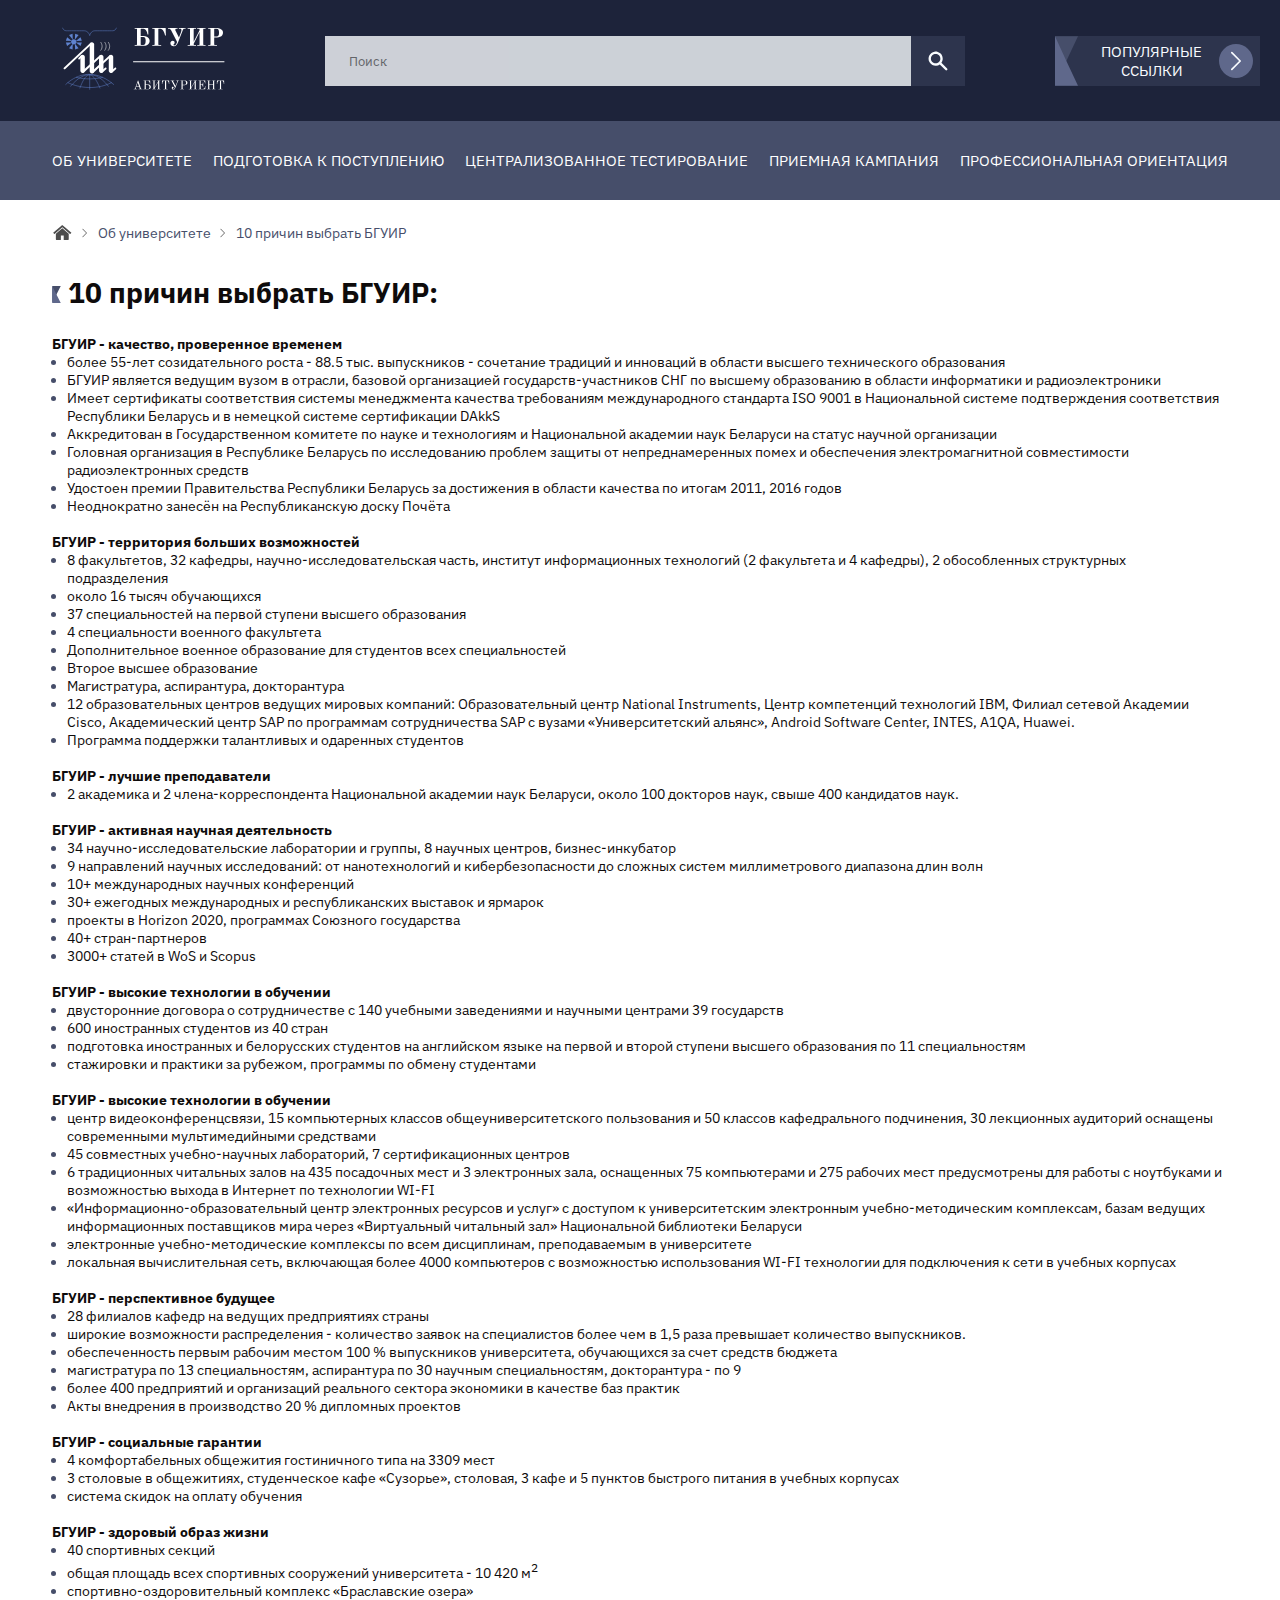
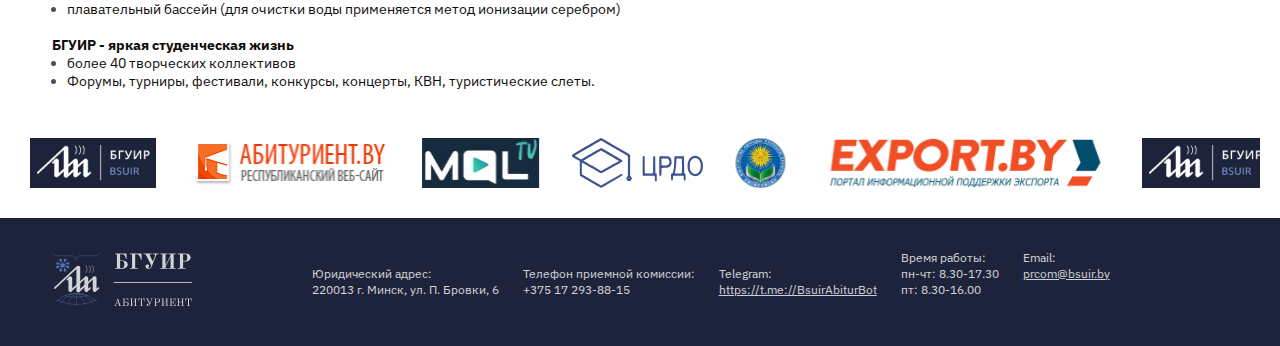
<file: 10-prichin-vybrat-bguir.html>
<!DOCTYPE HTML>
<html>
<head>
    <meta name="Description" content="Причины выбрать БГУИР для получения высшего образования. Подробнее на сайте abitur.bsuir.by">
    <meta name="Keywords" content="почему БГУИР, выбрать БГУИР, БГУИР лучший">
    <meta name="viewport" content="width=device-width, initial-scale=1">
    <meta name="yandex-verification" content="5498c31a18562ba2">
    <meta http-equiv="Content-Type" content="text/html; charset=utf-8">
    <meta http-equiv="origin-trial" content="AymqwRC7u88Y4JPvfIF2F37QKylC04248hLCdJAsh8xgOfe/dVJPV3XS3wLFca1ZMVOtnBfVjaCMTVudWM//5g4AAAB7eyJvcmlnaW4iOiJodHRwczovL3d3dy5nb29nbGV0YWdtYW5hZ2VyLmNvbTo0NDMiLCJmZWF0dXJlIjoiUHJpdmFjeVNhbmRib3hBZHNBUElzIiwiZXhwaXJ5IjoxNjk1MTY3OTk5LCJpc1RoaXJkUGFydHkiOnRydWV9"><meta http-equiv="origin-trial" content="A+xK4jmZTgh1KBVry/UZKUE3h6Dr9HPPioFS4KNCzify+KEoOii7z/[base64]"><meta http-equiv="origin-trial" content="AymqwRC7u88Y4JPvfIF2F37QKylC04248hLCdJAsh8xgOfe/dVJPV3XS3wLFca1ZMVOtnBfVjaCMTVudWM//5g4AAAB7eyJvcmlnaW4iOiJodHRwczovL3d3dy5nb29nbGV0YWdtYW5hZ2VyLmNvbTo0NDMiLCJmZWF0dXJlIjoiUHJpdmFjeVNhbmRib3hBZHNBUElzIiwiZXhwaXJ5IjoxNjk1MTY3OTk5LCJpc1RoaXJkUGFydHkiOnRydWV9"><script async="" src="https://googleads.g.doubleclick.net/pagead/viewthroughconversion/724683479/?random=1688038435837&amp;cv=11&amp;fst=1688038435837&amp;bg=ffffff&amp;guid=ON&amp;async=1&amp;gtm=45be36s0&amp;u_w=1920&amp;u_h=1080&amp;url=https%3A%2F%2Fabitur.bsuir.by%2Fochnaya-dnevnaya-forma-obucheniya&amp;ref=https%3A%2F%2Fabitur.bsuir.by%2Fochnaya-dnevnaya-forma-obucheniya&amp;hn=www.googleadservices.com&amp;frm=0&amp;tiba=%D0%AD%D0%BB%D0%B5%D0%BA%D1%82%D1%80%D0%BE%D0%BD%D0%BD%D1%8B%D0%B9%20%D0%90%D0%B1%D0%B8%D1%82%D1%83%D1%80%D0%B8%D0%B5%D0%BD%D1%82%20%D0%91%D0%93%D0%A3%D0%98%D0%A0%20-%20%D0%9E%D1%87%D0%BD%D0%B0%D1%8F%20%D0%B4%D0%BD%D0%B5%D0%B2%D0%BD%D0%B0%D1%8F%20%D1%84&amp;auid=1760865741.1687160740&amp;uaa=x86&amp;uab=64&amp;uafvl=Not.A%252FBrand%3B8.0.0.0%7CChromium%3B114.0.5735.135%7CGoogle%2520Chrome%3B114.0.5735.135&amp;uamb=0&amp;uap=Windows&amp;uapv=10.0.0&amp;uaw=0&amp;data=event%3Dgtag.config&amp;rfmt=3&amp;fmt=4"></script>
    <meta http-equiv="X-UA-Compatible" content="IE=edge">
    <meta property="og:image" content="https://abitur.bsuir.by/m/12_113227_1_54863.jpg">
    <link rel="preconnect" href="https://fonts.gstatic.com">
    <link href="https://fonts.googleapis.com/css2?family=IBM+Plex+Sans:ital,wght@0,400;0,700;1,500&amp;display=swap" rel="stylesheet"> 
    <link rel="canonical" href="https://abitur.bsuir.by/ochnaya-dnevnaya-forma-obucheniya">
    <link rel="icon" type="image/x-icon" href="imgs/favicon.ico">
    <link rel="stylesheet" href="styles/style.css"/>
    <!-- <link rel="preload" href="/online/layouts/501/fonts/font-new/IBMPlexSans-Regular.woff2" as="font" type="font/woff2" crossorigin> -->
    <!-- <link rel="preload" href="/online/layouts/501/fonts/font-new/IBMPlexSans-Medium.woff2" as="font" type="font/woff2" crossorigin> -->
    <!-- <link rel="stylesheet" type="text/css" href="/cms/js/fancybox/fancybox.css"> -->
    <!-- <script src="/cms/js/fancybox/fancybox.js"></script> -->
    <!-- <script language="JavaScript" src="/cms/js/online_edit.js"></script> -->
    <!-- <script src="/online/layouts/501/js/jssor.slider.mini.js"></script> -->
    <script async="" src="https://www.googletagmanager.com/gtag/js?id=G-9DLPE32Q33&amp;cx=c&amp;_slc=1"></script>
    <script async="" src="https://www.google-analytics.com/analytics.js"></script>
    <script src="scripts/common_window.js"></script>
    <script async="" src="https://www.googletagmanager.com/gtm.js?id=GTM-KDNXBXR"></script>
    <script src="scripts/jquery-1.9.1.min.js"></script>
    <script src="scripts/script.js"></script>
    <title>Электронный Абитуриент БГУИР - Очная дневная форма обучения</title>
    <script>
        $(document).ready(function () {
            var countSTR = 8;
            $('ul.menu__block').each(function (index, dateElement) {
                var dateEl = $(dateElement);
                var childrencount = dateEl.attr("childrencount");
                if (childrencount>countSTR) {
                    var htmlEl = '<div class="menu__wrapper">';
                    var flag = 1;
                    dateEl.find('ul.menu__list').each(function (index1, dateElement1) {
                        var dateEl1 = $(dateElement1);
                        var counter = dateEl1.attr("counter");
                        //if (counter%countSTR == 0 && countSTR*flag != childrencount) {
                        if (counter>countSTR*flag) {
                            //dateEl1.after('</div><div class="menu__wrapper">');
                            htmlEl = htmlEl + '</div><div class="menu__wrapper"><ul class="menu__list" counter="'+counter+'">' + dateEl1.html() + '</ul>';
                            flag = flag + 1;
                        } else {
                            htmlEl = htmlEl + '<ul class="menu__list" counter="'+counter+'">' + dateEl1.html() + '</ul>';
                        }
                    });
                    htmlEl = htmlEl+'</div>';
                    dateEl.find('div.menu__hidden-box').html(htmlEl);
                }
            });
        });
    </script>
</head>
<body class="body">
    <!-- Google Tag Manager (noscript) -->
    <noscript><iframe src="https://www.googletagmanager.com/ns.html?id=GTM-KDNXBXR" height="0" width="0" style="display:none;visibility:hidden"></iframe></noscript>
    <!-- End Google Tag Manager (noscript) -->
    <header class="header">
        <div class="wrapper header__wrapper">
            <a href="index.html">
                <img class="logo" src="imgs/main logo/logo.svg" alt="To main page">
            </a>
            <script>
                String.prototype.trim = function () {
                    return this.replace(/^\s*/, "").replace(/\s*$/, "");
                };
                function checkSearch(){
                    var s = String (document.frm.what_find.value);
                    if(document.frm.what_find.value==''){
                        window.alert('Заполните поле поиска!!!');
                        return false;
                    } else {
                        if(s.trim()==''){
                            window.alert('Заполните поле поиска текстом!!!');
                            return false;
                        }
                    }
                    return true;
                }
            </script>
            <form class="search-form header__search-form" action="" method="get" accept-charset="utf-8">
                <!-- <input class="search-form__input h4" type="text" placeholder="Поиск"> -->
                <input type="hidden" name="resID" value="113227">
                <input type="hidden" name="lang" value="ru">
                <input type="hidden" name="menuItemID" value="-1">
                <input type="hidden" name="noshow" value="1">
                <input class="search-form__input h4" placeholder="Поиск" name="q" onclick="this.value=''" onselect="this.value=''">
                <!-- <input value='' name="img" class="button search-form__button" type="submit"> -->
                <button class="button search-form__button">
                    <svg class="search-form__img" xmlns="http://www.w3.org/2000/svg" xmlns:xlink="http://www.w3.org/1999/xlink">
                        <use xlink:href="imgs/icons/search_sprite.svg#search"></use>
                    </svg>
                </button>
            </form>
            <button class="button button--corner header__links">
                ПОПУЛЯРНЫЕ ССЫЛКИ
                <div class="header__links-circle">
                    <img src="imgs/icons/arrow.svg" class="header__links-arrow">
                </div>
            </button>
        </div>
        <nav class="menu">
            <div class="wrapper header__wrapper--menu">
                <ul class="menu__block" id="m1" childrenCount="5">
                    <span>Об университете</span>
                    <div class="menu__hidden-box">
                        <div class="menu__wrapper">
                            <ul class="menu__list" counter="1">
                                <span class="menu__list-title"><a href="10-prichin-vybrat-bguir.html" target="_self">10 причин выбрать БГУИР</a></span>
                            </ul>
                            <ul class="menu__list" counter="2">
                                <span class="menu__list-title"><a href="mrti-bguir.html" target="_self">МРТИ-БГУИР</a></span>
                            </ul>
                            <ul class="menu__list" counter="3">
                                <span class="menu__list-title"><a href="fakultety-i-spetsialnosti.html" target="_self">Факультеты и специальности</a></span>
                                <li class="menu__item">
                                    <a href="ochnaya-dnevnaya-forma-obucheniya.html" target="_self">Специальности дневной формы</a>
                                </li>
                                <li class="menu__item">
                                    <a href="zaochnaya-forma-obucheniya.html" target="_self">Специальности заочной формы</a>
                                </li>
                            </ul>
                        </div>
                    </div>
                </ul>
                <ul class="menu__block" id="m2" childrenCount="0">
                    <span>Подготовка к поступлению</span>
                </ul>
                <ul class="menu__block" id="m3" childrenCount="0">
                    <span>Централизованное тестирование</span>
                </ul>
                <ul class="menu__block" id="m4" childrenCount="1">
                    <span>Приемная кампания</span>
                    <div class="menu__hidden-box">
                        <div class="menu__wrapper">
                            <ul class="menu__list" counter="1">
                                <span class="menu__list-title"><a href="algoritm-abiturienta.html" target="_self">Алгоритм абитуриента</a></span>
                            </ul>
                        </div>
                    </div>
                </ul>
                <ul class="menu__block" id="m5" childrenCount="1">
                    <span>Профессиональная ориентация</span>
                    <div class="menu__hidden-box">
                        <div class="menu__wrapper">
                            <ul class="menu__list" counter="1">
                                <span class="menu__list-title"><a href="ddo.html" target="_self">Дифференциально-диагностический опросник</a></span>
                            </ul>
                        </div>
                    </div>
                </ul>
            </div>
            <div class="wrapper header__wrapper--mobile">
                <button class="button menu__btn" id="m1"><span class="menu__btn-text">Об университете<img class="menu__img" src="imgs/icons/arrow.svg"></span></button>
                <div class="menu__mobile-block hidden">
                    <ul class="menu__list menu__list--mibile">
                        <a class="menu__list-title" href="10-prichin-vybrat-bguir.html" target="_self">10 причин выбрать БГУИР</a>
                    </ul>
                    <ul class="menu__list menu__list--mibile">
                        <a class="menu__list-title" href="mrti-bguir.html" target="_self">МРТИ-БГУИР</a>
                    </ul>
                    <ul class="menu__list menu__list--mibile">
                        <a class="menu__list-title" href="fakultety-i-spetsialnosti.html" target="_self">Факультеты и специальности</a>
                        <li class="menu__item menu__item--mobile">
                            <a href="ochnaya-dnevnaya-forma-obucheniya.html" target="_self">Специальности дневной формы</a>
                        </li>
                        <li class="menu__item menu__item--mobile">
                            <a href="zaochnaya-forma-obucheniya.html" target="_self">Специальности заочной формы</a>
                        </li>
                    </ul>
                </div>
                <button class="button menu__btn" id="m2"><span class="menu__btn-text">Подготовка к поступлению<img class="menu__img" src="imgs/icons/arrow.svg"></span></button><button class="button menu__btn" id="m3"><span class="menu__btn-text">Централизованное тестирование<img class="menu__img" src="imgs/icons/arrow.svg"></span></button><button class="button menu__btn" id="m4"><span class="menu__btn-text">Приемная кампания<img class="menu__img" src="imgs/icons/arrow.svg"></span></button>
                <div class="menu__mobile-block hidden">
                    <ul class="menu__list menu__list--mibile">
                        <a class="menu__list-title" href="algoritm-abiturienta.html" target="_self">Алгоритм абитуриента</a>
                    </ul>
                </div>
                <button class="button menu__btn" id="m5"><span class="menu__btn-text">Профессиональная ориентация<img class="menu__img" src="imgs/icons/arrow.svg"></span></button>
                <div class="menu__mobile-block hidden">
                    <ul class="menu__list menu__list--mibile">
                        <a class="menu__list-title" href="ddo.html" target="_self">Дифференциально-диагностический опросник</a>
                    </ul>
                </div>
            </div>
        </nav>
    </header>
    <main class="nomain-content">
        <div class="breadcrumbs">
            <a href="index.html" target="_self"><img src="imgs/icons/home.svg"></a><span>Об университете</span><span>10 причин выбрать БГУИР</span>
        </div>
        <script language="javascript">
            function openPopup(url0){
                window.open(url0+"&resID=134184",'previewWindow','toolbar=no,scrollbars=yes,height=480,width=640,menubar=no,location=no');
            }
        </script>
        <table border="0" cellpadding="0" cellspacing="0" style="width: 100%">
            <tr>
                <td valign="top" width="100%">
                    <table border="0" cellspacing="0" cellpadding="0" style="width: 100%">
                        <tr valign="top">
                            <td valign="top" style=" width: 100%; ">
                                <H1 align="center">10 причин выбрать БГУИР:</H1>
                                <p align="left">
                                </p>
                                <p align="left">
                                   <b>БГУИР - качество, проверенное временем</b>
                                   <ul style="list-style-type: disc">
                                    <li>более 55-лет созидательного роста -  88.5 тыс. выпускников - сочетание традиций и инноваций в области высшего технического образования </li>
                                    <li>БГУИР является ведущим вузом в отрасли, базовой организацией государств-участников СНГ по высшему образованию в области информатики и радиоэлектроники</li>
                                    <li>Имеет сертификаты соответствия системы менеджмента качества требованиям международного стандарта ISО 9001 в Национальной системе подтверждения соответствия Республики Беларусь и в немецкой системе сертификации DAkkS</li>
                                    <li>Аккредитован в Государственном комитете по науке и технологиям и Национальной академии наук Беларуси на статус научной организации</li>
                                    <li>Головная организация в Республике Беларусь по исследованию проблем защиты от непреднамеренных помех и обеспечения электромагнитной совместимости радиоэлектронных средств</li>
                                    <li>Удостоен премии Правительства Республики Беларусь за достижения в области качества по итогам 2011, 2016 годов</li>
                                    <li>Неоднократно занесён на Республиканскую доску Почёта</li>
                                </ul>
                                <br>
                                <b>БГУИР - территория больших возможностей </b>
                                <ul style="list-style-type: disc">
                                    <li>8 факультетов, 32 кафедры, научно-исследовательская часть, институт информационных технологий (2 факультета и 4 кафедры), 2 обособленных структурных подразделения</li>
                                    <li>около 16 тысяч обучающихся</li>
                                    <li>37 специальностей на первой ступени высшего образования</li>
                                    <li>4 специальности военного факультета</li>
                                    <li>Дополнительное военное образование для студентов всех специальностей</li>
                                    <li>Второе высшее образование</li>
                                    <li>Магистратура, аспирантура, докторантура</li>
                                    <li>12 образовательных центров ведущих мировых компаний: Образовательный центр National Instruments, Центр компетенций технологий IBM, Филиал сетевой Академии Cisco, Академический центр SAP по программам сотрудничества SAP с вузами «Университетский альянс», Android Software Center, INTES, A1QA, Huawei.</li>
                                    <li>Программа поддержки талантливых и одаренных студентов</li>
                                </ul>
                                <br>
                                <b>БГУИР - лучшие преподаватели</b>
                                <ul style="list-style-type: disc">
                                    <li>2 академика и 2 члена-корреспондента Национальной академии наук Беларуси, около 100 докторов наук, свыше 400 кандидатов наук.</li>
                                </ul>
                                <br>
                                <b>БГУИР - активная научная деятельность</b>
                                <ul style="list-style-type: disc">
                                    <li>34 научно-исследовательские лаборатории и группы,  8 научных центров, бизнес-инкубатор</li>
                                    <li>9 направлений научных исследований: от нанотехнологий и кибербезопасности до сложных систем миллиметрового диапазона длин волн</li>
                                    <li>10+ международных научных конференций</li>
                                    <li>30+ ежегодных международных и республиканских выставок и ярмарок</li>
                                    <li>проекты в Horizon 2020, программах Союзного государства</li>
                                    <li>40+ стран-партнеров</li>
                                    <li>3000+ статей в WoS и Scopus</li>
                                </ul>
                                <br>
                                <b>БГУИР - высокие технологии в обучении </b>
                                <ul style="list-style-type: disc">
                                    <li>двусторонние договора о сотрудничестве с  140 учебными заведениями и научными центрами  39 государств</li>
                                    <li>600 иностранных студентов из 40 стран</li>
                                    <li>подготовка иностранных и белорусских студентов на английском языке на первой и второй ступени высшего образования по 11 специальностям</li>
                                    <li>стажировки и практики за рубежом, программы по обмену студентами</li>
                                </ul>
                                <br>
                                <b>БГУИР - высокие технологии в обучении </b>
                                <ul style="list-style-type: disc">
                                    <li>центр видеоконференцсвязи, 15 компьютерных классов общеуниверситетского пользования и 50 классов кафедрального подчинения, 30 лекционных аудиторий оснащены современными мультимедийными средствами</li>
                                    <li>45 совместных учебно-научных лабораторий, 7 сертификационных центров</li>
                                    <li>6 традиционных читальных залов на 435 посадочных мест и 3 электронных зала, оснащенных 75 компьютерами и 275 рабочих мест предусмотрены для работы с ноутбуками и возможностью выхода в Интернет по технологии WI-FI</li>
                                    <li>«Информационно-образовательный центр электронных ресурсов и услуг» с доступом к университетским электронным учебно-методическим комплексам, базам ведущих информационных поставщиков мира через «Виртуальный читальный зал» Национальной библиотеки Беларуси</li>
                                    <li>электронные учебно-методические комплексы по всем дисциплинам, преподаваемым в университете</li>
                                    <li>локальная вычислительная сеть, включающая более 4000 компьютеров с возможностью использования WI-FI технологии для подключения к сети в учебных корпусах</li>
                                </ul>
                                <br>
                                <b>БГУИР - перспективное будущее</b>
                                <ul style="list-style-type: disc">
                                    <li>28 филиалов кафедр на ведущих предприятиях страны</li>
                                    <li>широкие возможности распределения - количество заявок на специалистов более чем в 1,5 раза превышает количество выпускников.</li>
                                    <li>обеспеченность первым рабочим местом 100 % выпускников университета, обучающихся за счет средств бюджета</li>
                                    <li>магистратура по 13 специальностям, аспирантура по 30 научным специальностям, докторантура - по 9</li>
                                    <li>более 400 предприятий и организаций реального сектора экономики в качестве баз практик</li>
                                    <li>Акты внедрения в производство 20 % дипломных проектов</li>
                                </ul>
                                <br>
                                <b>БГУИР - социальные гарантии</b>
                                <ul style="list-style-type: disc">
                                    <li>4 комфортабельных общежития гостиничного типа на 3309 мест</li>
                                    <li>3 столовые в общежитиях, студенческое кафе «Сузорье», столовая, 3 кафе и 5 пунктов быстрого питания в учебных корпусах</li>
                                    <li>система скидок на оплату обучения</li>
                                </ul>
                                <br>
                                <b>БГУИР - здоровый образ жизни</b>
                                <ul style="list-style-type: disc">
                                    <li>40 спортивных секций</li>
                                    <li>общая площадь всех спортивных сооружений университета - 10 420 м<sup>2</sup></li>
                                    <li>спортивно-оздоровительный комплекс «Браславские озера»</li>
                                    <li>плавательный бассейн (для очистки воды применяется метод ионизации серебром)</li>
                                </ul>
                                <br>
                                <b>БГУИР - яркая студенческая жизнь </b>
                                <ul style="list-style-type: disc">
                                    <li>более 40 творческих коллективов</li>
                                    <li>Форумы, турниры, фестивали, конкурсы, концерты, КВН, туристические слеты.</li>
                                </ul>
                            </p>
                            <p align="left">
                            </p>
                        </td>
                    </tr>
                </table>
            </td>
        </tr>
        </table>
    </main>
    <footer class="footer">
        <div class="footer__banners">
            <div class="footer__banners_content">
                <a class="footer__banner" href="https://www.bsuir.by/" rel="nofollow" target="_blank">
                    <img class="footer__banner_img" alt="портал БГУИР" src="imgs/logos/logo-bsuir.jpg"/>
                </a>
                <a class="footer__banner" href="https://abiturient.by/" rel="nofollow" target="_blank">
                    <img class="footer__banner_img" alt="АБИТУРИЕНТ.BY" src="imgs/logos/logo-abitur.svg"/>
                </a>
                <a class="footer__banner" href="https://www.youtube.com/channel/UCnAG9KWPnPhniEH7ezu0yew" rel="nofollow" target="_blank">
                    <img class="footer__banner_img" alt="MOL TV" src="imgs/logos/logo-moltv.svg"/>
                </a>
                <a class="footer__banner" href="https://crdo.bsuir.by/" rel="nofollow" target="_blank">
                    <img class="footer__banner_img" alt="ЦРДО" src="imgs/logos/logo-crdo.svg"/>
                </a>
                <a class="footer__banner" href="https://edu.gov.by/" rel="nofollow" target="_blank">
                    <img class="footer__banner_img" alt="Министерство образования Республики Беларусь" src="imgs/logos/logo-minobr.svg"/>
                </a>
                <a class="footer__banner" href="https://export.by/" rel="nofollow" target="_blank">
                    <img class="footer__banner_img" alt="export.by" src="imgs/logos/logo-export.svg"/>
                </a>
            </div>
        </div>
        <div class="footer__all-size">
            <div class="wrapper footer__wrapper--info">
                <a href="#">
                    <img class="logo footer__logo" src="imgs/main logo/logo.svg" alt="">
                </a>
                <div class="footer__content-box">
                    <div class="information footer__information">
                        <p class="footer__description">
                            Юридический адрес:<br>
                            220013 г. Минск, ул. П. Бровки, 6
                        </p>
                        <p class="footer__description">
                            Телефон приемной комиссии:<br>
                            +375 17 293-88-15
                        </p>
                        <p class="footer__description">
                            Telegram:<br>
                            <a class="footer__link" href="https://t.me://BsuirAbiturBot">https://t.me://BsuirAbiturBot</a>
                        </p>
                    </div>
                    <div class="information footer__information">
                        <p class="footer__description">
                            Время работы:<br>
                            пн-чт: 8.30-17.30<br>
                            пт: 8.30-16.00<br>
                            &nbsp;
                        </p>
                        <p class="footer__description">
                            Email:<br>
                            <a class="footer__link" href="mailto:prcom@bsuir.by">prcom@bsuir.by</a>
                        </p>
                    </div>
                    <p>
                        &nbsp;
                    </p>
                </div>
                <div class="acc footer__acc">
                </div>
            </div>
        </div>
    </footer>
    <div class="popup hidden__opacity">
        <div class="popup__body">
            <a class="popup__close">
                <img src="imgs/icons/close.svg" alt="">
            </a>
            <div class="popup__content">
                <p>
                    <!-- <p>
                        <button class="button button--corner popup__btn">Личный кабинет</button>
                    </p> -->
                </p>
                <ul class="popup__list">
                    <li class="popup__list-item">
                        <img class="popup__link-img" src="imgs/popup icons/spetial.svg">
                        <a class="popup__link" href="fakultety-i-spetsialnosti.html">Факультеты и специальности</a>
                    </li>
                    <li class="popup__list-item">
                        <img class="popup__link-img" src="imgs/popup icons/programmer.svg">
                        <a class="popup__link" href="#">Учиться на программиста</a>
                    </li>
                    <li class="popup__list-item">
                        <img class="popup__link-img" src="imgs/popup icons/courses.svg">
                        <a class="popup__link" href="#">Подготовительные курсы</a>
                    </li>
                    <li class="popup__list-item">
                        <img class="popup__link-img" src="imgs/popup icons/day.svg">
                        <a class="popup__link" href="ochnaya-dnevnaya-forma-obucheniya.html">Дневное</a>
                    </li>
                    <li class="popup__list-item">
                        <img class="popup__link-img" src="imgs/popup icons/correspondence.svg">
                        <a class="popup__link" href="zaochnaya-forma-obucheniya.html">Заочное</a>
                    </li>
                    <li class="popup__list-item">
                        <img class="popup__link-img" src="imgs/popup icons/distance.svg">
                        <a class="popup__link" href="ddo.html">Дистанционное</a>
                    </li>
                    <li class="popup__list-item">
                        <img class="popup__link-img" src="imgs/popup icons/abbraviated.svg">
                        <a class="popup__link" href="#">Сокращённое</a>
                    </li>
                    <li class="popup__list-item">
                        <img class="popup__link-img" src="imgs/popup icons/too_learn.svg">
                        <a class="popup__link" href="#">Второе высшее</a>
                    </li>
                    <ul>
                    </div>
                    <div class="popup__content popup__content--bg">
                        <ul class="popup__list popup__list--untop">
                            <li class="popup__list-item">
                                <a class="popup__link popup__link--wite" href="#">Проходные баллы прошлых лет </a>
                            </li>
                            <li class="popup__list-item">
                                <a class="popup__link popup__link--wite" href="#">Сроки вступительной кампании</a>
                            </li>
                            <li class="popup__list-item">
                                <a class="popup__link popup__link--wite" href="https://priem.bsuir.by">Личный кабинет абитуриента</a>
                            </li>
                            <li class="popup__list-item">
                                <a class="popup__link popup__link--wite" href="#">Общежитие</a>
                            </li>
                            <li class="popup__list-item">
                                <a class="popup__link popup__link--wite" href="#">Иностранным абитуриентам </a>
                            </li>
                        </ul>
                        <div class="popup__info">
                            <div class="information popup__information">
                                <p>
                                    <span class="popup__contacts">Юридический адрес:</span>
                                </p>
                                <span class="popup__contacts">220013 г. Минск, ул. П. Бровки, 6 </span>
                                <p>
                                    <a href="#">
                                        <span class="popup__contacts">
                                            <span class="popup__link popup__link--wite popup__link--footer">Схема корпусов </span>
                                        </span>
                                    </a>
                                </p>
                            </div>
                            <div class="popup__info">
                                <div class="information popup__information">
                                    <p>
                                        <span class="popup__contacts">Телефон приемной комиссии:</span>
                                    </p>
                                    <p>
                                        <span class="popup__contacts">+375 17 293-88-15 </span>
                                    </p>
                                </div>
                                <div class="popup__info">
                                    <div class="information popup__information">
                                        <p>
                                            <span class="popup__contacts">Время работы:</span>
                                        </p>
                                        <p>
                                            <span class="popup__contacts">пн-чт: 8:30-17:30</span>
                                        </p>
                                        <span class="popup__contacts">пт: 8:30-16:00</span>
                                    </div>
                                    <div class="popup__info">
                                        <div class="information popup__information">
                                            <p>
                                                <span class="popup__contacts popup__contacts--unmargin">Email:</span>
                                            </p>
                                            <p>
                                                <span class="popup__contacts popup__contacts--unmargin">
                                                    <a class="popup__link popup__link--wite popup__link--footer" href="#">prcom@bsuir.by</a>
                                                </span>
                                            </p>
                                        </div>
                                        <div class="popup__info">
                                            <div class="information popup__information">
                                                <span class="popup__contacts popup__contacts--unmargin">Telegram: </span>
                                                <p>
                                                    <span class="popup__contacts popup__contacts--unmargin">
                                                        <a class="popup__link popup__link--wite popup__link--footer" href="https://t.me://BsuirAbiturBot">https://t.me://BsuirAbiturBot</a>
                                                    </span>
                                                </p>
                                            </div>
                                        </div>
                                    </div>
                                </div>
                            </div>
                        </div>
                        <p>
                            &nbsp;
                        </p>
                    </div>
                </div>
            </div>
<!-- Google Tag Manager -->
        <script>
            (function(w,d,s,l,i){
                w[l]=w[l]||[];w[l].push({'gtm.start': new Date().getTime(),event:'gtm.js'});
                var f=d.getElementsByTagName(s)[0], j=d.createElement(s),dl=l!='dataLayer'?'&l='+l:'';
                j.async=true;j.src= 'https://www.googletagmanager.com/gtm.js?id='+i+dl;f.parentNode.insertBefore(j,f);
            })(window,document,'script','dataLayer','GTM-KDNXBXR');
        </script>
<!-- End Google Tag Manager --> 
        <div style="display:none;">
            <script id="">(function(a,b){(a[b]=a[b]||[]).push(function(){try{a.yaCounter13116508=new Ya.Metrika({id:13116508,enableAll:!0,webvisor:!0})}catch(c){}})})(window,"yandex_metrika_callbacks");</script>
        </div>
        <script id="" src="//mc.yandex.ru/metrika/watch.js"></script>
        <script id="" src="https://www.googletagmanager.com/gtag/js?id=DC-9528256"></script>
        <script id="" src="https://www.googletagmanager.com/gtag/js?id=AW-724683479"></script>
        <noscript>
            <div>
                <img src="//mc.yandex.ru/watch/13116508" style="position:absolute; left:-9999px;" alt="">
            </div>
        </noscript> 
        <script id="">window.dataLayer=window.dataLayer||[];function gtag(){dataLayer.push(arguments)}gtag("js",new Date);gtag("config","DC-9528256");</script>
        <script id="">window.dataLayer=window.dataLayer||[];function gtag(){dataLayer.push(arguments)}gtag("js",new Date);gtag("config","AW-724683479");</script>
        <script src="scripts/footer_banners.js"></script>
    </body>
</html>
</file>
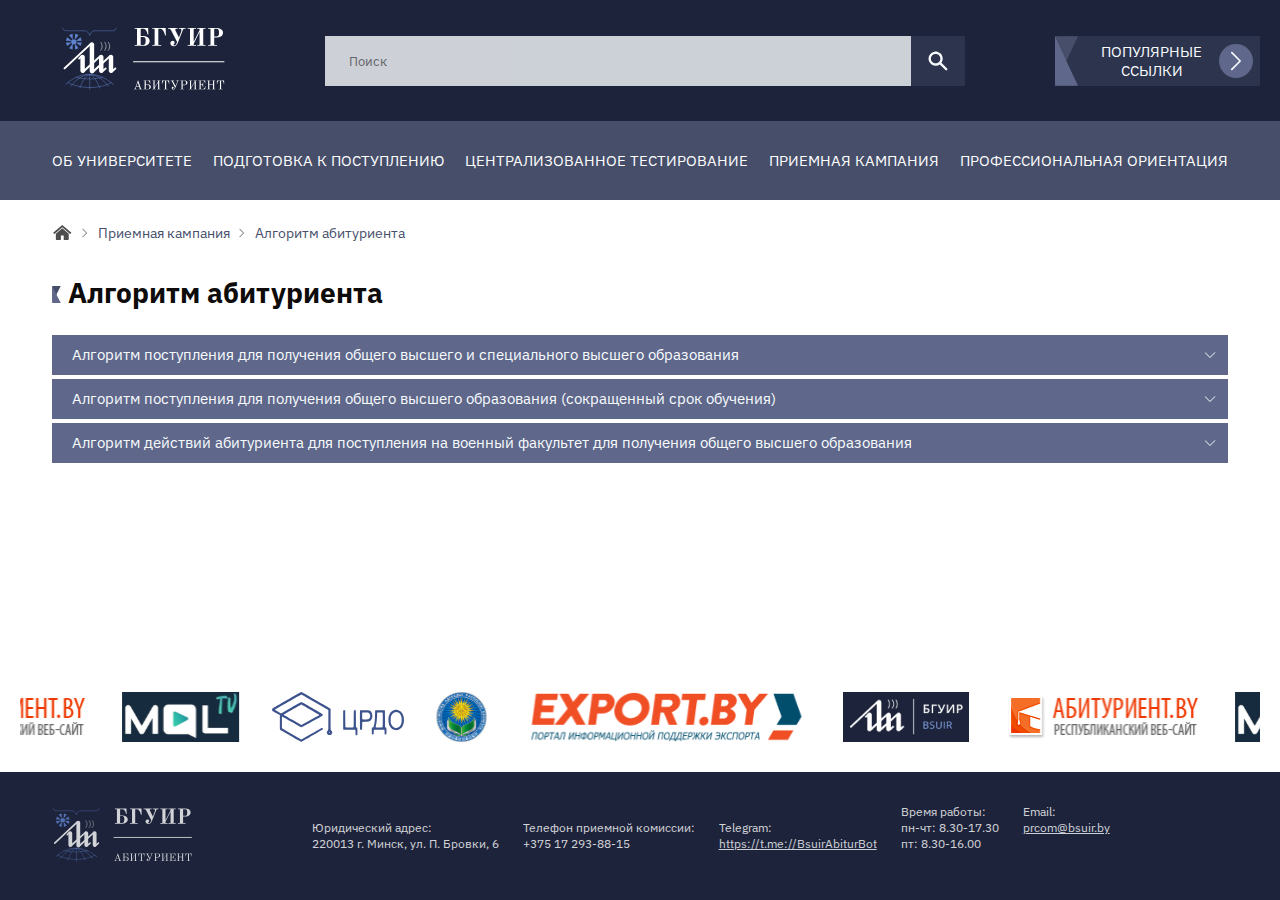
<file: algoritm-abiturienta.html>
<!DOCTYPE HTML>
<html>
<head>
    <meta name="Description" content="Уважаемые абитуриенты, добро пожаловать на сайт Электронный абитуриент БГУИР. Вся необходимая информация для абитуриентов 2023 года собрана в одном месте – abitur.bsuir.by">
    <meta name="Keywords" content="">
    <meta name="viewport" content="width=device-width, initial-scale=1">
    <meta name="yandex-verification" content="5498c31a18562ba2">
    <meta http-equiv="Content-Type" content="text/html; charset=utf-8">
    <meta http-equiv="origin-trial" content="AymqwRC7u88Y4JPvfIF2F37QKylC04248hLCdJAsh8xgOfe/dVJPV3XS3wLFca1ZMVOtnBfVjaCMTVudWM//5g4AAAB7eyJvcmlnaW4iOiJodHRwczovL3d3dy5nb29nbGV0YWdtYW5hZ2VyLmNvbTo0NDMiLCJmZWF0dXJlIjoiUHJpdmFjeVNhbmRib3hBZHNBUElzIiwiZXhwaXJ5IjoxNjk1MTY3OTk5LCJpc1RoaXJkUGFydHkiOnRydWV9"><meta http-equiv="origin-trial" content="A+xK4jmZTgh1KBVry/UZKUE3h6Dr9HPPioFS4KNCzify+KEoOii7z/[base64]"><meta http-equiv="origin-trial" content="AymqwRC7u88Y4JPvfIF2F37QKylC04248hLCdJAsh8xgOfe/dVJPV3XS3wLFca1ZMVOtnBfVjaCMTVudWM//5g4AAAB7eyJvcmlnaW4iOiJodHRwczovL3d3dy5nb29nbGV0YWdtYW5hZ2VyLmNvbTo0NDMiLCJmZWF0dXJlIjoiUHJpdmFjeVNhbmRib3hBZHNBUElzIiwiZXhwaXJ5IjoxNjk1MTY3OTk5LCJpc1RoaXJkUGFydHkiOnRydWV9"><script async="" src="https://googleads.g.doubleclick.net/pagead/viewthroughconversion/724683479/?random=1688038435837&amp;cv=11&amp;fst=1688038435837&amp;bg=ffffff&amp;guid=ON&amp;async=1&amp;gtm=45be36s0&amp;u_w=1920&amp;u_h=1080&amp;url=https%3A%2F%2Fabitur.bsuir.by%2Fochnaya-dnevnaya-forma-obucheniya&amp;ref=https%3A%2F%2Fabitur.bsuir.by%2Fochnaya-dnevnaya-forma-obucheniya&amp;hn=www.googleadservices.com&amp;frm=0&amp;tiba=%D0%AD%D0%BB%D0%B5%D0%BA%D1%82%D1%80%D0%BE%D0%BD%D0%BD%D1%8B%D0%B9%20%D0%90%D0%B1%D0%B8%D1%82%D1%83%D1%80%D0%B8%D0%B5%D0%BD%D1%82%20%D0%91%D0%93%D0%A3%D0%98%D0%A0%20-%20%D0%9E%D1%87%D0%BD%D0%B0%D1%8F%20%D0%B4%D0%BD%D0%B5%D0%B2%D0%BD%D0%B0%D1%8F%20%D1%84&amp;auid=1760865741.1687160740&amp;uaa=x86&amp;uab=64&amp;uafvl=Not.A%252FBrand%3B8.0.0.0%7CChromium%3B114.0.5735.135%7CGoogle%2520Chrome%3B114.0.5735.135&amp;uamb=0&amp;uap=Windows&amp;uapv=10.0.0&amp;uaw=0&amp;data=event%3Dgtag.config&amp;rfmt=3&amp;fmt=4"></script>
    <meta http-equiv="X-UA-Compatible" content="IE=edge">
    <meta property="og:image" content="https://abitur.bsuir.by/m/12_113227_1_54863.jpg">
    <link rel="preconnect" href="https://fonts.gstatic.com">
    <link href="https://fonts.googleapis.com/css2?family=IBM+Plex+Sans:ital,wght@0,400;0,700;1,500&amp;display=swap" rel="stylesheet"> 
    <link rel="canonical" href="https://abitur.bsuir.by/ochnaya-dnevnaya-forma-obucheniya">
    <link rel="icon" type="image/x-icon" href="imgs/favicon.ico">
    <link rel="stylesheet" href="styles/style.css"/>
    <!-- <link rel="preload" href="/online/layouts/501/fonts/font-new/IBMPlexSans-Regular.woff2" as="font" type="font/woff2" crossorigin> -->
    <!-- <link rel="preload" href="/online/layouts/501/fonts/font-new/IBMPlexSans-Medium.woff2" as="font" type="font/woff2" crossorigin> -->
    <!-- <link rel="stylesheet" type="text/css" href="/cms/js/fancybox/fancybox.css"> -->
    <!-- <script src="/cms/js/fancybox/fancybox.js"></script> -->
    <!-- <script language="JavaScript" src="/cms/js/online_edit.js"></script> -->
    <!-- <script src="/online/layouts/501/js/jssor.slider.mini.js"></script> -->
    <script async="" src="https://www.googletagmanager.com/gtag/js?id=G-9DLPE32Q33&amp;cx=c&amp;_slc=1"></script>
    <script async="" src="https://www.google-analytics.com/analytics.js"></script>
    <script src="scripts/common_window.js"></script>
    <script async="" src="https://www.googletagmanager.com/gtm.js?id=GTM-KDNXBXR"></script>
    <script src="scripts/jquery-1.9.1.min.js"></script>
    <script src="scripts/script.js"></script>
    <title>Электронный Абитуриент БГУИР - Очная дневная форма обучения</title>
    <script>
        $(document).ready(function () {
            var countSTR = 8;
            $('ul.menu__block').each(function (index, dateElement) {
                var dateEl = $(dateElement);
                var childrencount = dateEl.attr("childrencount");
                if (childrencount>countSTR) {
                    var htmlEl = '<div class="menu__wrapper">';
                    var flag = 1;
                    dateEl.find('ul.menu__list').each(function (index1, dateElement1) {
                        var dateEl1 = $(dateElement1);
                        var counter = dateEl1.attr("counter");
                        //if (counter%countSTR == 0 && countSTR*flag != childrencount) {
                        if (counter>countSTR*flag) {
                            //dateEl1.after('</div><div class="menu__wrapper">');
                            htmlEl = htmlEl + '</div><div class="menu__wrapper"><ul class="menu__list" counter="'+counter+'">' + dateEl1.html() + '</ul>';
                            flag = flag + 1;
                        } else {
                            htmlEl = htmlEl + '<ul class="menu__list" counter="'+counter+'">' + dateEl1.html() + '</ul>';
                        }
                    });
                    htmlEl = htmlEl+'</div>';
                    dateEl.find('div.menu__hidden-box').html(htmlEl);
                }
            });
        });
    </script>
</head>
<body class="body">
    <!-- Google Tag Manager (noscript) -->
    <noscript><iframe src="https://www.googletagmanager.com/ns.html?id=GTM-KDNXBXR" height="0" width="0" style="display:none;visibility:hidden"></iframe></noscript>
    <!-- End Google Tag Manager (noscript) -->
    <header class="header">
        <div class="wrapper header__wrapper">
            <a href="index.html">
                <img class="logo" src="imgs/main logo/logo.svg" alt="To main page">
            </a>
            <script>
                String.prototype.trim = function () {
                    return this.replace(/^\s*/, "").replace(/\s*$/, "");
                };
                function checkSearch(){
                    var s = String (document.frm.what_find.value);
                    if(document.frm.what_find.value==''){
                        window.alert('Заполните поле поиска!!!');
                        return false;
                    } else {
                        if(s.trim()==''){
                            window.alert('Заполните поле поиска текстом!!!');
                            return false;
                        }
                    }
                    return true;
                }
            </script>
            <form class="search-form header__search-form" action="" method="get" accept-charset="utf-8">
                <!-- <input class="search-form__input h4" type="text" placeholder="Поиск"> -->
                <input type="hidden" name="resID" value="113227">
                <input type="hidden" name="lang" value="ru">
                <input type="hidden" name="menuItemID" value="-1">
                <input type="hidden" name="noshow" value="1">
                <input class="search-form__input h4" placeholder="Поиск" name="q" onclick="this.value=''" onselect="this.value=''">
                <!-- <input value='' name="img" class="button search-form__button" type="submit"> -->
                <button class="button search-form__button">
                    <svg class="search-form__img" xmlns="http://www.w3.org/2000/svg" xmlns:xlink="http://www.w3.org/1999/xlink">
                        <use xlink:href="imgs/icons/search_sprite.svg#search"></use>
                    </svg>
                </button>
            </form>
            <button class="button button--corner header__links">
                ПОПУЛЯРНЫЕ ССЫЛКИ
                <div class="header__links-circle">
                    <img src="imgs/icons/arrow.svg" class="header__links-arrow">
                </div>
            </button>
        </div>
        <nav class="menu">
            <div class="wrapper header__wrapper--menu">
                <ul class="menu__block" id="m1" childrenCount="5">
                    <span>Об университете</span>
                    <div class="menu__hidden-box">
                        <div class="menu__wrapper">
                            <ul class="menu__list" counter="1">
                                <span class="menu__list-title"><a href="10-prichin-vybrat-bguir.html" target="_self">10 причин выбрать БГУИР</a></span>
                            </ul>
                            <ul class="menu__list" counter="2">
                                <span class="menu__list-title"><a href="mrti-bguir.html" target="_self">МРТИ-БГУИР</a></span>
                            </ul>
                            <ul class="menu__list" counter="3">
                                <span class="menu__list-title"><a href="fakultety-i-spetsialnosti.html" target="_self">Факультеты и специальности</a></span>
                                <li class="menu__item">
                                    <a href="ochnaya-dnevnaya-forma-obucheniya.html" target="_self">Специальности дневной формы</a>
                                </li>
                                <li class="menu__item">
                                    <a href="zaochnaya-forma-obucheniya.html" target="_self">Специальности заочной формы</a>
                                </li>
                            </ul>
                        </div>
                    </div>
                </ul>
                <ul class="menu__block" id="m2" childrenCount="0">
                    <span>Подготовка к поступлению</span>
                </ul>
                <ul class="menu__block" id="m3" childrenCount="0">
                    <span>Централизованное тестирование</span>
                </ul>
                <ul class="menu__block" id="m4" childrenCount="1">
                    <span>Приемная кампания</span>
                    <div class="menu__hidden-box">
                        <div class="menu__wrapper">
                            <ul class="menu__list" counter="1">
                                <span class="menu__list-title"><a href="algoritm-abiturienta.html" target="_self">Алгоритм абитуриента</a></span>
                            </ul>
                        </div>
                    </div>
                </ul>
                <ul class="menu__block" id="m5" childrenCount="1">
                    <span>Профессиональная ориентация</span>
                    <div class="menu__hidden-box">
                        <div class="menu__wrapper">
                            <ul class="menu__list" counter="1">
                                <span class="menu__list-title"><a href="ddo.html" target="_self">Дифференциально-диагностический опросник</a></span>
                            </ul>
                        </div>
                    </div>
                </ul>
            </div>
            <div class="wrapper header__wrapper--mobile">
                <button class="button menu__btn" id="m1"><span class="menu__btn-text">Об университете<img class="menu__img" src="imgs/icons/arrow.svg"></span></button>
                <div class="menu__mobile-block hidden">
                    <ul class="menu__list menu__list--mibile">
                        <a class="menu__list-title" href="10-prichin-vybrat-bguir.html" target="_self">10 причин выбрать БГУИР</a>
                    </ul>
                    <ul class="menu__list menu__list--mibile">
                        <a class="menu__list-title" href="mrti-bguir.html" target="_self">МРТИ-БГУИР</a>
                    </ul>
                    <ul class="menu__list menu__list--mibile">
                        <a class="menu__list-title" href="fakultety-i-spetsialnosti.html" target="_self">Факультеты и специальности</a>
                        <li class="menu__item menu__item--mobile">
                            <a href="ochnaya-dnevnaya-forma-obucheniya.html" target="_self">Специальности дневной формы</a>
                        </li>
                        <li class="menu__item menu__item--mobile">
                            <a href="zaochnaya-forma-obucheniya.html" target="_self">Специальности заочной формы</a>
                        </li>
                    </ul>
                </div>
                <button class="button menu__btn" id="m2"><span class="menu__btn-text">Подготовка к поступлению<img class="menu__img" src="imgs/icons/arrow.svg"></span></button><button class="button menu__btn" id="m3"><span class="menu__btn-text">Централизованное тестирование<img class="menu__img" src="imgs/icons/arrow.svg"></span></button><button class="button menu__btn" id="m4"><span class="menu__btn-text">Приемная кампания<img class="menu__img" src="imgs/icons/arrow.svg"></span></button>
                <div class="menu__mobile-block hidden">
                    <ul class="menu__list menu__list--mibile">
                        <a class="menu__list-title" href="algoritm-abiturienta.html" target="_self">Алгоритм абитуриента</a>
                    </ul>
                </div>
                <button class="button menu__btn" id="m5"><span class="menu__btn-text">Профессиональная ориентация<img class="menu__img" src="imgs/icons/arrow.svg"></span></button>
                <div class="menu__mobile-block hidden">
                    <ul class="menu__list menu__list--mibile">
                        <a class="menu__list-title" href="ddo.html" target="_self">Дифференциально-диагностический опросник</a>
                    </ul>
                </div>
            </div>
        </nav>
    </header>
    <main class="nomain-content">
        <div class="breadcrumbs">
            <a href="index.html" target="_self"><img src="imgs/icons/home.svg"></a><span>Приемная кампания</span><span>Алгоритм абитуриента</span>
        </div>
        <h1 align="left">Алгоритм абитуриента</h1>
        <p>
            <button class="button grey-button">Алгоритм поступления для получения общего высшего и специального высшего образования</button>
        </p>
        <div class="grey-button__block hidden">
            <p style="text-align: justify;">
                <strong>Для кого?</strong>
            </p>
            <p style="text-align: justify;">
                Для абитуриентов, которые имеют общее среднее образование, профессионально-техническое образование или среднее специальное образование, из числа:<br>
                граждан Республики Беларусь;<br>
                иностранных граждан и лиц без гражданства, постоянно проживающих в Республике Беларусь;<br>
                иностранных граждан и лиц без гражданства, которым предоставлены статус беженца или убежище в Республике Беларусь;<br>
                граждан Российской Федерации;<br>
                граждан Республики Казахстан;<br>
                граждан Кыргызской Республики;<br>
                граждан Республики Таджикистан.
            </p>
            <p>&#160;</p>
            <p class="toggler" style="text-align: justify;">
                <strong>Выбор специальности и формы обучения</strong>
            </p>
            <div>
                <p style="text-align: justify;">
                    <strong>Профориентационная диагностика</strong><br>
                    Профессиональная принадлежность &#8211; одна из самых значимых характеристик любого человека. Представление о себе как о носителе определенной профессии &#8211; неотъемлемый компонент представлений большинства взрослых людей о самих себе. И чем более любима работа, тем более слиты эти представления, со временем человек уже не мыслит себя вне связи со своей профессией. И если он по каким-то причинам не может продолжать заниматься своим любимым делом (безработица, болезни, выход на пенсию) это превращается для него в настоящую жизненную трагедию.<br>
                    Для выявления профессиональной принадлежности БГУИР предлагает абитуриентам пройти <a href="#">профориентационную диагностику</a> в онлайн режиме.<br>
                    &#160;
                </p>
                <p style="text-align: justify;">
                    <strong>Формы обучения и специальности БГУИР для получения общего высшего и специального высшего образования</strong><br>
                    В БГУИР получить общее высшее или специальное высшее образование можно в <a href="#">дневной</a>, <a href="#">заочной</a> или <a href="#">дистанционной</a> формах получения образования. Ознакомиться с факультетами и специальностями БГУИР можно <a href="#">здесь</a>.
                </p>
            </div>
            <p class="toggler">
                <strong>Вступительные испытания</strong>
            </p>
            <div>
                <p style="text-align: justify;">
                    Абитуриенты сдают <strong>три вступительных испытания</strong> по трем учебным предметам в форме централизованного тестирования и (или) централизованного экзамена: по <strong>белорусскому или русскому языку</strong> (по выбору) и <strong>по двум учебным предметам</strong> (профильные испытания) в соответствии с избранной специальностью. Предметы профильных испытаний можно посмотреть в <a href="#">порядке приема</a>.
                </p>
                <p style="text-align: justify;">&#160;</p>
                <p style="text-align: justify;">
                    Абитуриенты, оканчивающие в 2023 году 11-класс в учреждениях общего среднего образования (школа, гимназия, лицей, кадетское училище), сдают:<br>
                    <strong>в форме централизованного экзамена</strong>: русский или белорусский язык (по своему выбору), а также один из предметов, который является профильным испытанием для специальности (для поступления в БГУИР выбираем из следующих предметов: &#34;Математика&#34; или &#34;Физика&#34; (для всех специальностей, кроме специальности &#34;Электронная экономика&#34;), &#34;Математика&#34; или &#34;Иностранный язык&#34; (для специальности &#34;Электронная экономика&#34;);<br>
                    <strong>в форме централизованного тестирования:</strong> оставшийся из предметов профильного испытания.
                </p>
                <p style="text-align: justify;">&#160;</p>
                <p style="text-align: justify;">
                    Абитуриенты, оканчивающие в 2023 году учреждения профессионально-технического или среднего специального образования (училище, колледж), а также окончившие любые учреждения образования в предыдущие годы, сдают:<br>
                    <strong>в форме централизованного экзамена</strong>:русский или белорусский язык (по своему выбору), а также два профильных испытания в зависимости от специальности (для поступления в БГУИР это следующие предметы: &#34;Математика&#34; и &#34;Физика&#34; (для всех специальностей, кроме специальности &#34;Электронная экономика&#34;), &#34;Математика&#34; и &#34;Иностранный язык&#34; (для специальности &#34;Электронная экономика&#34;).<br>
                    <br>
                    <strong><u>*Примечание:</u></strong>
                </p>
                <p style="text-align: justify;">
                    Абитуриенты с нарушениями зрения, слуха, функций опорно-двигательного аппарата:
                </p>
                <ul style="margin-left: 40px;">
                    <li style="text-align: justify;">
                        при наличии сертификата ЦЭ сдают три вступительных испытания, в том числе по учебному предмету &#34;Белорусский язык&#34; или &#34;Русский язык&#34; (по выбору абитуриента) в форме ЦЭ и два профильных испытания в соответствии с избранной группой специальностей (специальностью) в форме ЦЭ и (или) ЦТ и (или) вступительного испытания в УВО;
                    </li>
                    <li style="text-align: justify;">
                        при отсутствии сертификата ЦЭ сдают вступительные испытания в УВО.
                    </li>
                </ul>
                <p style="text-align: justify;">
                    Указанные абитуриенты представляют в приемную комиссию заключение государственного центра коррекционно-развивающего обучения и реабилитации или справку об освоении содержания образовательной программы специального образования на уровне общего среднего образования при отсутствии медицинских противопоказаний к обучению по получаемой специальности и присваиваемой квалификации. Форма проведения вступительных испытаний определяется приемной комиссией УВО с учетом особенностей психофизического развития абитуриента.
                </p>
                <p style="text-align: justify;">&#160;</p>
                <p style="text-align: justify;">
                    <strong>Подготовка к централизованному тестированию (централизованному экзамену)</strong><br>
                    Для подготовки к централизованному тестированию (централизованному экзамену) в БГУИР проводятся курсы. <a href="#">Курсы по подготовке к вступительным испытаниям</a> в БГУИР объединяют систему программ подготовки абитуриентов, срок обучения на которых в зависимости от интенсивности выбранной программы колеблется от 6 до 9 месяцев. Разнообразие предлагаемых программ обучения позволяет будущим абитуриентам выбрать для себя наиболее подходящую форму подготовки на курсах, а также правильно расставить акценты между категориями &#171;хочу&#187; - &#171;могу&#187; и профессионально самоопределиться. По итогам обучения выдается свидетельство государственного образца.
                </p>
                <p style="text-align: justify;">
                    &#160;
                </p>
                <p style="text-align: justify;">
                    <strong>Репетиционное тестирование</strong><br>
                    <a href="#">Репетиционное тестирование</a> проводится по материалам, предоставленным учреждением образования &#171;Республиканский институт контроля знаний&#187;. Обработка бланков ответов и расчет результатов осуществляется по технологии централизованного тестирования (централизованного экзамена). Репетиционное тестирование позволяет проверить свои силы и увереннее себя чувствовать непосредственно на централизованном тестировании (централизованном экзамене).
                </p>
                <p style="text-align: justify;">&#160;</p>
                <p>
                    Будущие абитуриенты и все желающие могут пройти на с<a href="https://result.rikc.by/ru/free/Default.aspx">айте РИКЗ</a> бесплатное дистанционное репетиционное тестирование и незамедлительно узнать свой результат
                </p>
                <p>&#160;</p>
                <p style="text-align: justify;">&#160;</p>
                <p style="text-align: justify;">
                    <strong>Централизованный экзамен</strong><br>
                    <strong>14 мая 2023 года</strong> - централизованный экзамен по белорусскому или русскому языку (по выбору абитуриента);<br>
                    <strong>21 мая 2023 года</strong> - централизованный экзамен по предмету на выбор (для поступления в БГУИР выбираем из следующих предметов: &#34;Математика&#34; или &#34;Физика&#34; (для всех специальностей), &#34;Математика&#34; или &#34;Иностранный язык&#34; (для специальности &#34;Электронная экономика&#34;).
                </p>
                <p style="text-align: justify;">&#160;</p>
                <p style="text-align: justify;">
                    <strong>Централизованное тестирование</strong><br>
                    <strong>Регистрация на централизованное тестирование</strong><br>
                    проводится <strong>в период с 10 мая по 1 июня</strong>. Подробнее о регистрации на централизованное тестирование <a href="#">по ссылке</a>.<strong> </strong>
                </p>
                <p style="text-align: justify;">&#160;</p>
                <p style="text-align: justify;">
                    <strong>График проведения централизованного тестирования</strong><br>
                    14 июня (среда) - белорусский язык;<br>
                    16 июня (пятница) - русский язык;<br>
                    18 июня (воскресенье) - обществоведение;<br>
                    20 июня (вторник) - математика;<br>
                    22 июня (четверг) - биология;<br>
                    24 июня (суббота) - иностранный язык (английский, немецкий, французский, испанский, китайский);<br>
                    26 июня (понедельник) - химия;<br>
                    28 июня (среда) - физика;<br>
                    30 июня (пятница) - история Беларуси;<br>
                    2 июля (воскресенье) - география;<br>
                    4 июля (вторник) - всемирная история (новейшее время)
                </p>
                <p style="text-align: justify;">&#160;</p>
            </div>
            <p class="toggler" style="text-align: justify;">
                <strong>Подача документов</strong>
            </p>
            <div>
                <p style="text-align: justify;">
                    <strong>Создание личного кабинета абитуриента</strong><br>
                    Каждый абитуриент должен создать <a href="http://priem.bsuir.by">личный кабинет</a>. В личном кабинете абитуриент должен заполнить все необходимые данные и с помощью конструктора составить заявление. Посредством личного кабинета осуществляется слежение за статусом документов, а также общение с членами приемной комиссии по возникающим вопросам.&#160;
                </p>
                <p style="text-align: justify;">&#160;</p>
                <p style="text-align: justify;">
                    <strong>Формирование заявления</strong><br>
                    <a href="/m/12_113227_1_54945.pdf">Инструкция</a> по формированию заявления в личном кабинете.<br>
                    &#160;
                </p>
                <p style="text-align: justify;">
                    <strong>Список документов, представляемых в приемную комиссию</strong><br>
                    С полным списком документов, представляемых в приемную комиссию можно ознакомиться по <a href="#">ссылке.</a><br>
                    &#160;
                </p>
                <p style="text-align: justify;">
                    <strong>Сроки проведения вступительной кампании</strong><br>
                    ОРИЕНТИРОВОЧНЫЕ<br>
                    прием документов - <strong>с 17 июля по 26 июля</strong><br>
                    проведение вступительных испытаний - <strong>с 27 июля по 4 августа</strong><br>
                    зачисление - <strong>по 10 августа</strong>
                </p>
            </div>
        </div>
        <p>
            <button class="button grey-button">Алгоритм поступления для получения общего высшего образования (сокращенный срок обучения)</button>
        </p>
        <div class="grey-button__block hidden">
            <p style="text-align: justify;">
                <strong>Для кого?</strong>
            </p>
            <p style="text-align: justify;">
                Для абитуриентов, получивших среднее специальное образование по учебным планам специальностей среднего специального образования, с которыми интегрированы учебные планы специальностей высшего образования, из числа:<br>
                граждан Республики Беларусь;<br>
                иностранных граждан и лиц без гражданства, постоянно проживающих в Республике Беларусь;<br>
                иностранных граждан и лиц без гражданства, которым предоставлены статус беженца или убежище в Республике Беларусь;<br>
                граждан Российской Федерации;<br>
                граждан Республики Казахстан;<br>
                граждан Кыргызской Республики;<br>
                граждан Республики Таджикистан.
            </p>
            <p>&#160;</p>
            <p class="toggler" style="text-align: justify;">
                <strong>Выбор специальности и формы обучения</strong>
            </p>
            <div>
                <p style="text-align: justify;">
                    <strong>Профориентационная диагностика</strong><br>
                    Профессиональная принадлежность &#8211; одна из самых значимых характеристик любого человека. Представление о себе как о носителе определенной профессии &#8211; неотъемлемый компонент представлений большинства взрослых людей о самих себе. И чем более любима работа, тем более слиты эти представления, со временем человек уже не мыслит себя вне связи со своей профессией. И если он по каким-то причинам не может продолжать заниматься своим любимым делом (безработица, болезни, выход на пенсию) это превращается для него в настоящую жизненную трагедию.<br>
                    Для выявления профессиональной принадлежности БГУИР предлагает абитуриентам пройти <a href="#">профориентационную диагностику</a> в онлайн режиме.<br>
                    &#160;
                </p>
                <p style="text-align: justify;">
                    <strong>Формы обучения и специальности БГУИР для получения общего высшего и специального высшего образования</strong><br>
                    В БГУИР получить общее высшее или специальное высшее образование можно в <a href="#">дневной</a>, <a href="#">заочной</a> или <a href="#">дистанционной</a> формах получения образования. Ознакомиться с факультетами и специальностями БГУИР можно <a href="#">здесь</a>.<br>
                    &#160;
                </p>
            </div>
            <p class="toggler" style="text-align: justify;">
                <strong>Вступительные испытания </strong>
            </p>
            <div>
                <p style="text-align: justify;">
                    Абитуриенты сдают два вступительных испытания <strong>в форме письменного экзамена</strong> согласно перечню профильных испытаний для абитуриентов, поступающих для получения общего высшего образования в сокращенный срок, <strong>по дисциплинам учебного плана специальности (направления специальности) среднего специального образования</strong> (профильные испытания).<br>
                    &#160;
                </p>
                <p style="text-align: justify;">
                    <strong>Программы вступительных испытаний для подготовки:</strong><br>
                    <a href="/m/12_113227_1_55209.pdf">Основы информационных технологий;</a><br>
                    <a href="/m/12_113227_1_55061.pdf">Основы алгоритмизации и программирования;</a><br>
                    <a href="/m/12_113227_1_55208.pdf">Охрана труда. Охрана окружающей среды и энергосбережение</a><br>
                    &#160;
                </p>
                <p style="text-align: justify;">
                    <strong>Подготовка к вступительным испытаниям</strong>
                </p>
                <p style="text-align: justify;">
                    Информация о подготовительных курсах по <a href="#">ссылке</a>.
                </p>
                <p style="text-align: justify;">&#160;</p>
                <p style="text-align: justify;">
                    <strong>Информация о проведении вступительных испытаний</strong><br>
                    ОРИЕНТИРОВОЧНЫЕ<br>
                    проведение вступительных испытаний - <strong>с 27 июля по 4 августа</strong><br>
                    &#160;
                </p>
                <p style="text-align: justify;">
                    <strong>Расписание вступительных испытаний в БГУИР в 2023 году</strong><br>
                    Сроки проведения вступительной кампании ежегодно устанавливаются Министерством образования Республики Беларусь<br>
                    &#160;
                </p>
            </div>
            <p class="toggler" style="text-align: justify;">
                <strong>Подача документов</strong>
            </p>
            <div>
                <p style="text-align: justify;">
                    <strong>Создание личного кабинета абитуриента</strong><br>
                    Каждый абитуриент должен создать <a href="http://priem.bsuir.by">личный кабинет</a>. В личном кабинете абитуриент должен заполнить все необходимые данные и с помощью конструктора составить заявление. Посредством личного кабинета осуществляется слежение за статусом документов, а также общение с членами приемной комиссии по возникающим вопросам.
                </p>
                <p style="text-align: justify;">&#160;</p>
                <p style="text-align: justify;">
                    <strong>Формирование заявления</strong><br>
                    <a href="/m/12_113227_1_54945.pdf">Инструкция</a> по формированию заявления в личном кабинете.<br>
                    &#160;
                </p>
                <p style="text-align: justify;">
                    <strong>Список документов, представляемых в приемную комиссию</strong><br>
                    С полным списком документов, представляемых в приемную комиссию можно ознакомиться по <a href="#">ссылке.</a><br>
                    <br>
                    &#160;
                </p>
                <p style="text-align: justify;">
                    <strong>Сроки проведения вступительной кампании</strong><br>
                    ОРИЕНТИРОВОЧНЫЕ<br>
                    прием документов - <strong>с 17 июля по 26 июля</strong><br>
                    зачисление - <strong>по 10 августа</strong>
                </p>
            </div>
        </div>
        <p>
            <button class="button grey-button">Алгоритм действий абитуриента для поступления на военный факультет для получения общего высшего образования</button>
        </p>
        <div class="grey-button__block hidden">
            <p style="text-align: justify;">
                Условия и порядок приема абитуриентов на военный факультет в учреждении образования &#171;Белорусский государственный университет информатики и радиоэлектроники&#187; (далее - военный факультет) устанавливаются Правилами приема лиц для получения высшего и среднего специального образования, утвержденными Указом Президента Республики Беларусь 27.01.2022г. № 23 (далее - Правила приема), нормативными правовыми актами Министерства обороны Республики Беларусь, Министерства образования Республики Беларусь.
            </p>
            <p>&#160;</p>
            <p>
                На специальности военного факультета принимаются лица:&#160;
            </p>
            <ul style="margin-left: 40px;">
                <li style="text-align: justify;">
                    в возрасте от 17 лет до 21 года, в том числе те, которые достигнут 17-летнего возраста или достигли 21-летнего возраста в год поступления для получения образования (граждане, не достигшие 18-летнего возраста, - с письменного согласия законных представителей);
                </li>
                <li style="text-align: justify;">
                    проходящие военную службу по контракту и не имеющие воинского звания офицерского состава (далее - военнослужащие, проходящие военную службу по контракту) - в возрасте не старше 25 лет;
                </li>
                <li style="text-align: justify;">
                    прошедшие или проходящие срочную военную службу, службу в резерве, а также прошедшие военную службу по контракту - в возрасте не старше 23 лет.
                </li>
            </ul>
            <p>&#160;</p>
            <p>
                Возраст кандидатов, поступающих на военный факультет, определяется по состоянию на год поступления.
            </p>
            <p>&#160;</p>
            <p>
                <strong>ПРИ ПОСТУПЛЕНИИ НА ВОЕННЫЙ ФАКУЛЬТЕТ АБИТУРИЕНТ: </strong>
            </p>
            <p style="text-align: justify;">
                1. <strong>С 1 декабря по 1 апреля</strong> подает заявление в военный комиссариат района (города) по месту жительства, получает перечень документов необходимых к представлению и направления на сдачу: флюорографии, общего анализа крови, общего анализа мочи, ЭКГ-исследования (в покое и после нагрузки), исследования на наличие ВИЧ-инфекций и серологические реакции на сифилис, анализов кала на яйца гельминтов и дизентерийную группу, рентгенографию придаточных пазух носа.
            </p>
            <p style="text-align: justify;">
                2. <strong>С 1 января по 10 апреля</strong> проходит предварительный профессиональный отбор, включающий предварительное медицинское освидетельствование и предварительный профессионально-психологический отбор, в военном комиссариате района (города) (обособленной группе военного комиссариата) по месту жительства (берет в медицинском учреждении выписку из медицинских документов, результаты анализов и других медицинских исследований; проходит предварительное медицинское освидетельствование врачами-специалистами (терапевт, хирург, оториноларинголог, психиатр, стоматолог, невролог, офтальмолог, дерматовенеролог), собеседование и профессионально-психологическое тестирование членами комиссии по предварительному профессионально-психологическому отбору военного комиссариата района (города) (обособленной группы военного комиссариата)) и представляет:
            </p>
            <ul style="margin-left: 40px;">
                <li style="text-align: justify;">
                    &#160;письменное согласие одного из родителей либо законного представителя на рассмотрение гражданина в качестве кандидата на поступление (для кандидатов в возрасте до 18 лет)
                </li>
                <li style="text-align: justify;">
                    автобиографию
                </li>
                <li style="text-align: justify;">
                    копию свидетельства о рождении
                </li>
                <li style="text-align: justify;">
                    копию документа об образовании и приложения к нему (кроме кандидатов из числа учащихся учреждений, в которых обеспечивается получение общего среднего или профессионально-технического образования с общим средним образованием либо среднего специального образования);
                </li>
                <li style="text-align: justify;">
                    справку об изучении (для кандидатов из числа учащихся учреждений в которых обеспечивается получение общего среднего или профессионально-технического образования с общим средним образованием либо среднего специального образования)
                </li>
                <li style="text-align: justify;">
                    характеристику с места учебы или работы
                </li>
                <li style="text-align: justify;">
                    письменное согласие физического лица на проведение в органах государственной безопасности в отношении его проверочных мероприятий и временное ограничение в связи с этим права на неприкосновенность личной жизни (для кандидатов; не имеющих допуска к государственным секретам)
                </li>
                <li style="text-align: justify;">
                    четыре фотокарточки (без головного убора размером 45х60 мм)
                </li>
            </ul>
            <p style="text-align: justify;">
                уточняет место и время прохождения окончательного профессионального отбора;
            </p>
            <p style="text-align: justify;">
                уточняет учебные предметы, по которым абитуриенту необходимо получить сертификаты централизованного тестирования (экзамена) для подачи документов в приемную комиссию.
            </p>
            <p style="text-align: justify;">
                3. <strong>С 1 по 20 апреля</strong> проходит регистрацию для участия в централизованном экзамене (в пункте регистрации, определенном Министерством образования).
            </p>
            <p style="text-align: justify;">
                4. <strong>С 10 по 30 мая</strong> проходит окончательный профессиональный отбор, включающий окончательное медицинское освидетельствование, окончательный профессионально-психологический отбор, проверку физической подготовленности, в военном комиссариате области (г. Минска).
            </p>
            <p style="text-align: justify;">
                5. <strong>С 10 мая по 1 июня</strong> регистрируется для участия в централизованном тестировании (в пункте регистрации, определенном Министерством образования).
            </p>
            <p style="text-align: justify;">
                6. <strong>С 14 июня по 6 июля</strong> сдает централизованное тестирование.
            </p>
            <p style="text-align: justify;">
                7. <strong>До 25 июня</strong> уточняет в военном комиссариате или приемной комиссии сроки и время прибытия на военный факультет в учреждении образования &#171;Белорусский государственный университет информатики и радиоэлектроники&#187; для подачи документов.
            </p>
            <p>
                8. Лично, в указанные сроки, <strong>прибывает </strong>в учреждение образования &#171;Белорусский государственный университет информатики и радиоэлектроники&#187; имея при себе:
            </p>
            <ul style="margin-left: 40px;">
                <li>
                    заявление по установленной форме;
                </li>
                <li>
                    оригинал аттестата об общем среднем образовании, либо оригиналы диплома о профессионально-техническом образовании и приложения к нему, либо оригиналы диплома о среднем специальном образовании и приложения к нему;
                </li>
                <li>
                    оригинал аттестата об общем среднем образовании и оригиналы диплома о профессионально-техническом образовании (среднем специальном) образовании на основе общего среднего образования и приложения к нему;
                </li>
                <li>
                    оригиналы сертификатов централизованного тестирования, проведенного в Республике Беларусь в год приема или в году, предшествующем году приема (при необходимости);
                </li>
                <li>
                    оригиналы сертификатов централизованного экзамена, проведенного в Республике Беларусь в год приема или в году, предшествующем году приема (при необходимости);
                </li>
                <li>
                    &#160;документы, подтверждающие право абитуриента на льготы при зачислении для получения высшего образования.
                </li>
            </ul>
            <p>
                9. <strong>Поступает </strong>на военный факультет учреждения образования &#171;Белорусский государственный университет информатики и радиоэлектроники&#187;, который располагается по адресу: г. Минск, ул. П.Бровки, д.10,<br>
                контактные телефоны: (8-017) 293-23-14, 293-80-31, 293-21-26, факс: (8-017) 270-20-33,<br>
                E-mail: <a href="mailto:prcom@bsuir.by">prcom@bsuir.by</a>
            </p>
            <p style="text-align: justify;">
                &#160;
            </p>
        </div>
        <p>&#160;</p>
    </main>
    <footer class="footer">
        <div class="footer__banners">
            <div class="footer__banners_content">
                <a class="footer__banner" href="https://www.bsuir.by/" rel="nofollow" target="_blank">
                    <img class="footer__banner_img" alt="портал БГУИР" src="imgs/logos/logo-bsuir.jpg"/>
                </a>
                <a class="footer__banner" href="https://abiturient.by/" rel="nofollow" target="_blank">
                    <img class="footer__banner_img" alt="АБИТУРИЕНТ.BY" src="imgs/logos/logo-abitur.svg"/>
                </a>
                <a class="footer__banner" href="https://www.youtube.com/channel/UCnAG9KWPnPhniEH7ezu0yew" rel="nofollow" target="_blank">
                    <img class="footer__banner_img" alt="MOL TV" src="imgs/logos/logo-moltv.svg"/>
                </a>
                <a class="footer__banner" href="https://crdo.bsuir.by/" rel="nofollow" target="_blank">
                    <img class="footer__banner_img" alt="ЦРДО" src="imgs/logos/logo-crdo.svg"/>
                </a>
                <a class="footer__banner" href="https://edu.gov.by/" rel="nofollow" target="_blank">
                    <img class="footer__banner_img" alt="Министерство образования Республики Беларусь" src="imgs/logos/logo-minobr.svg"/>
                </a>
                <a class="footer__banner" href="https://export.by/" rel="nofollow" target="_blank">
                    <img class="footer__banner_img" alt="export.by" src="imgs/logos/logo-export.svg"/>
                </a>
            </div>
        </div>
        <div class="footer__all-size">
            <div class="wrapper footer__wrapper--info">
                <a href="#">
                    <img class="logo footer__logo" src="imgs/main logo/logo.svg" alt="">
                </a>
                <div class="footer__content-box">
                    <div class="information footer__information">
                        <p class="footer__description">
                            Юридический адрес:<br>
                            220013 г. Минск, ул. П. Бровки, 6
                        </p>
                        <p class="footer__description">
                            Телефон приемной комиссии:<br>
                            +375 17 293-88-15
                        </p>
                        <p class="footer__description">
                            Telegram:<br>
                            <a class="footer__link" href="https://t.me://BsuirAbiturBot">https://t.me://BsuirAbiturBot</a>
                        </p>
                    </div>
                    <div class="information footer__information">
                        <p class="footer__description">
                            Время работы:<br>
                            пн-чт: 8.30-17.30<br>
                            пт: 8.30-16.00<br>
                            &nbsp;
                        </p>
                        <p class="footer__description">
                            Email:<br>
                            <a class="footer__link" href="mailto:prcom@bsuir.by">prcom@bsuir.by</a>
                        </p>
                    </div>
                    <p>
                        &nbsp;
                    </p>
                </div>
                <div class="acc footer__acc">
                </div>
            </div>
        </div>
    </footer>
    <div class="popup hidden__opacity">
        <div class="popup__body">
            <a class="popup__close">
                <img src="imgs/icons/close.svg" alt="">
            </a>
            <div class="popup__content">
                <p>
                    <!-- <p>
                        <button class="button button--corner popup__btn">Личный кабинет</button>
                    </p> -->
                </p>
                <ul class="popup__list">
                    <li class="popup__list-item">
                        <img class="popup__link-img" src="imgs/popup icons/spetial.svg">
                        <a class="popup__link" href="fakultety-i-spetsialnosti.html">Факультеты и специальности</a>
                    </li>
                    <li class="popup__list-item">
                        <img class="popup__link-img" src="imgs/popup icons/programmer.svg">
                        <a class="popup__link" href="#">Учиться на программиста</a>
                    </li>
                    <li class="popup__list-item">
                        <img class="popup__link-img" src="imgs/popup icons/courses.svg">
                        <a class="popup__link" href="#">Подготовительные курсы</a>
                    </li>
                    <li class="popup__list-item">
                        <img class="popup__link-img" src="imgs/popup icons/day.svg">
                        <a class="popup__link" href="ochnaya-dnevnaya-forma-obucheniya.html">Дневное</a>
                    </li>
                    <li class="popup__list-item">
                        <img class="popup__link-img" src="imgs/popup icons/correspondence.svg">
                        <a class="popup__link" href="zaochnaya-forma-obucheniya.html">Заочное</a>
                    </li>
                    <li class="popup__list-item">
                        <img class="popup__link-img" src="imgs/popup icons/distance.svg">
                        <a class="popup__link" href="ddo.html">Дистанционное</a>
                    </li>
                    <li class="popup__list-item">
                        <img class="popup__link-img" src="imgs/popup icons/abbraviated.svg">
                        <a class="popup__link" href="#">Сокращённое</a>
                    </li>
                    <li class="popup__list-item">
                        <img class="popup__link-img" src="imgs/popup icons/too_learn.svg">
                        <a class="popup__link" href="#">Второе высшее</a>
                    </li>
                    <ul>
                    </div>
                    <div class="popup__content popup__content--bg">
                        <ul class="popup__list popup__list--untop">
                            <li class="popup__list-item">
                                <a class="popup__link popup__link--wite" href="#">Проходные баллы прошлых лет </a>
                            </li>
                            <li class="popup__list-item">
                                <a class="popup__link popup__link--wite" href="#">Сроки вступительной кампании</a>
                            </li>
                            <li class="popup__list-item">
                                <a class="popup__link popup__link--wite" href="https://priem.bsuir.by">Личный кабинет абитуриента</a>
                            </li>
                            <li class="popup__list-item">
                                <a class="popup__link popup__link--wite" href="#">Общежитие</a>
                            </li>
                            <li class="popup__list-item">
                                <a class="popup__link popup__link--wite" href="#">Иностранным абитуриентам </a>
                            </li>
                        </ul>
                        <div class="popup__info">
                            <div class="information popup__information">
                                <p>
                                    <span class="popup__contacts">Юридический адрес:</span>
                                </p>
                                <span class="popup__contacts">220013 г. Минск, ул. П. Бровки, 6 </span>
                                <p>
                                    <a href="#">
                                        <span class="popup__contacts">
                                            <span class="popup__link popup__link--wite popup__link--footer">Схема корпусов </span>
                                        </span>
                                    </a>
                                </p>
                            </div>
                            <div class="popup__info">
                                <div class="information popup__information">
                                    <p>
                                        <span class="popup__contacts">Телефон приемной комиссии:</span>
                                    </p>
                                    <p>
                                        <span class="popup__contacts">+375 17 293-88-15 </span>
                                    </p>
                                </div>
                                <div class="popup__info">
                                    <div class="information popup__information">
                                        <p>
                                            <span class="popup__contacts">Время работы:</span>
                                        </p>
                                        <p>
                                            <span class="popup__contacts">пн-чт: 8:30-17:30</span>
                                        </p>
                                        <span class="popup__contacts">пт: 8:30-16:00</span>
                                    </div>
                                    <div class="popup__info">
                                        <div class="information popup__information">
                                            <p>
                                                <span class="popup__contacts popup__contacts--unmargin">Email:</span>
                                            </p>
                                            <p>
                                                <span class="popup__contacts popup__contacts--unmargin">
                                                    <a class="popup__link popup__link--wite popup__link--footer" href="#">prcom@bsuir.by</a>
                                                </span>
                                            </p>
                                        </div>
                                        <div class="popup__info">
                                            <div class="information popup__information">
                                                <span class="popup__contacts popup__contacts--unmargin">Telegram: </span>
                                                <p>
                                                    <span class="popup__contacts popup__contacts--unmargin">
                                                        <a class="popup__link popup__link--wite popup__link--footer" href="https://t.me://BsuirAbiturBot">https://t.me://BsuirAbiturBot</a>
                                                    </span>
                                                </p>
                                            </div>
                                        </div>
                                    </div>
                                </div>
                            </div>
                        </div>
                        <p>
                            &nbsp;
                        </p>
                    </div>
                </div>
            </div>
<!-- Google Tag Manager -->
        <script>
            (function(w,d,s,l,i){
                w[l]=w[l]||[];w[l].push({'gtm.start': new Date().getTime(),event:'gtm.js'});
                var f=d.getElementsByTagName(s)[0], j=d.createElement(s),dl=l!='dataLayer'?'&l='+l:'';
                j.async=true;j.src= 'https://www.googletagmanager.com/gtm.js?id='+i+dl;f.parentNode.insertBefore(j,f);
            })(window,document,'script','dataLayer','GTM-KDNXBXR');
        </script>
<!-- End Google Tag Manager --> 
        <div style="display:none;">
            <script id="">(function(a,b){(a[b]=a[b]||[]).push(function(){try{a.yaCounter13116508=new Ya.Metrika({id:13116508,enableAll:!0,webvisor:!0})}catch(c){}})})(window,"yandex_metrika_callbacks");</script>
        </div>
        <script id="" src="//mc.yandex.ru/metrika/watch.js"></script>
        <script id="" src="https://www.googletagmanager.com/gtag/js?id=DC-9528256"></script>
        <script id="" src="https://www.googletagmanager.com/gtag/js?id=AW-724683479"></script>
        <noscript>
            <div>
                <img src="//mc.yandex.ru/watch/13116508" style="position:absolute; left:-9999px;" alt="">
            </div>
        </noscript> 
        <script id="">window.dataLayer=window.dataLayer||[];function gtag(){dataLayer.push(arguments)}gtag("js",new Date);gtag("config","DC-9528256");</script>
        <script id="">window.dataLayer=window.dataLayer||[];function gtag(){dataLayer.push(arguments)}gtag("js",new Date);gtag("config","AW-724683479");</script>
        <script src="scripts/footer_banners.js"></script>
    </body>
</html>
</file>
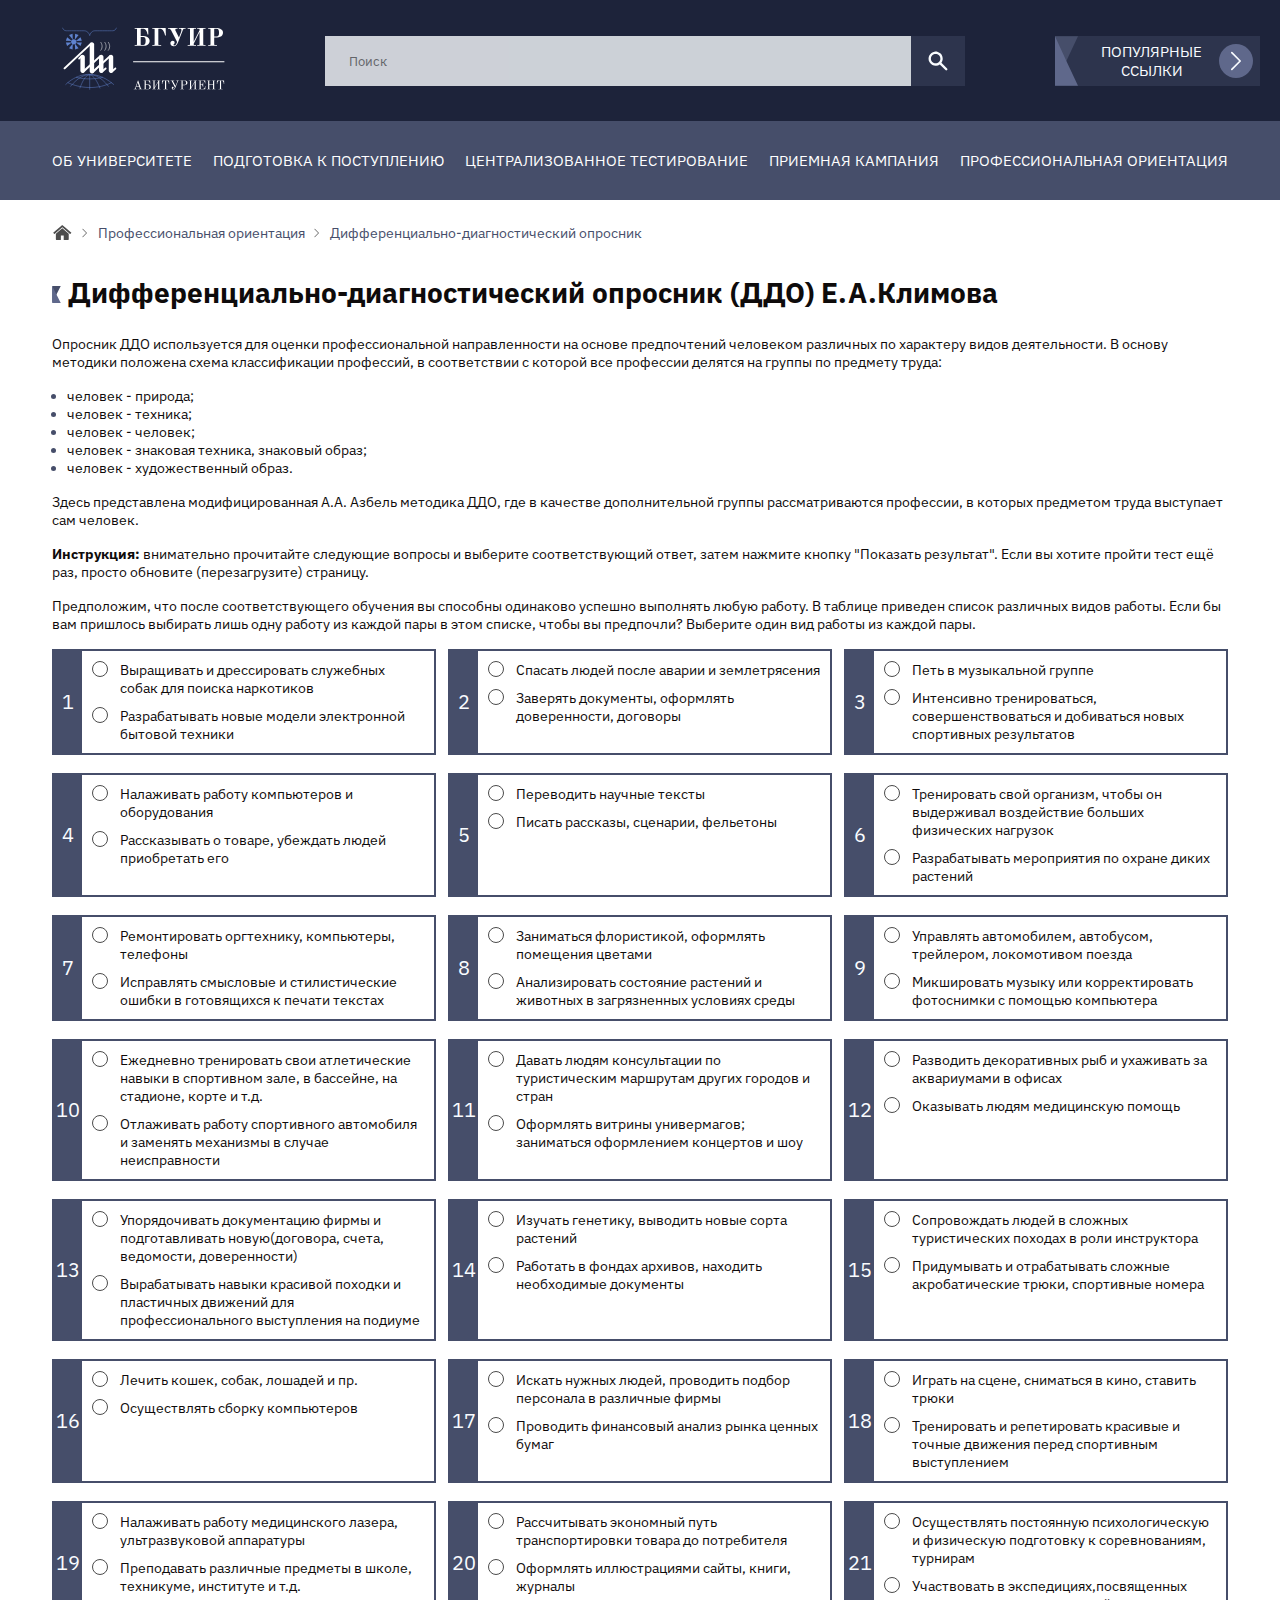
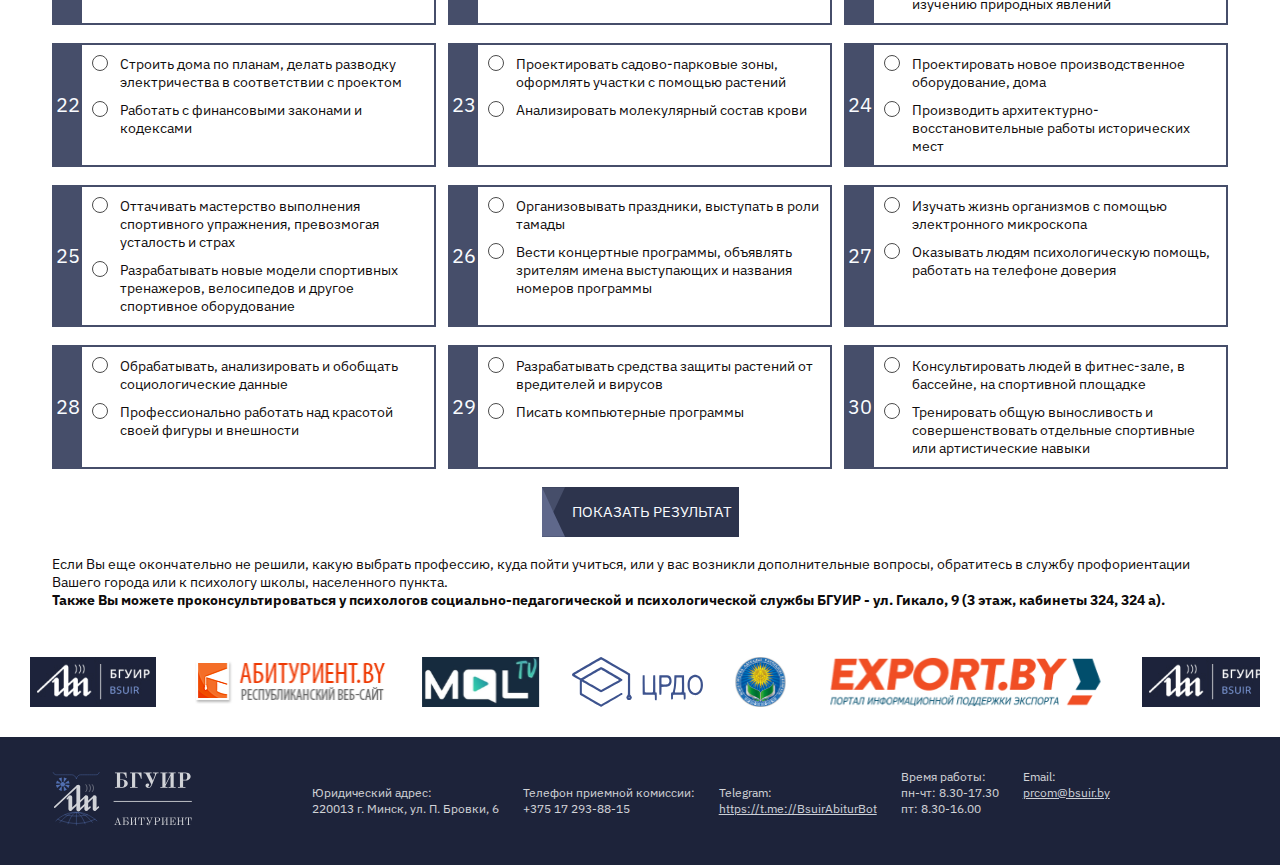
<file: ddo.html>
<!DOCTYPE HTML>
<html>
<head>
    <meta name="Description" content="Уважаемые абитуриенты, добро пожаловать на сайт Электронный абитуриент БГУИР. Вся необходимая информация для абитуриентов 2023 года собрана в одном месте – abitur.bsuir.by">
    <meta name="Keywords" content="профориентация, диагностический опросник, определение наклонностей к профессии">
    <meta name="viewport" content="width=device-width, initial-scale=1">
    <meta name="yandex-verification" content="5498c31a18562ba2">
    <meta http-equiv="Content-Type" content="text/html; charset=utf-8">
    <meta http-equiv="origin-trial" content="AymqwRC7u88Y4JPvfIF2F37QKylC04248hLCdJAsh8xgOfe/dVJPV3XS3wLFca1ZMVOtnBfVjaCMTVudWM//5g4AAAB7eyJvcmlnaW4iOiJodHRwczovL3d3dy5nb29nbGV0YWdtYW5hZ2VyLmNvbTo0NDMiLCJmZWF0dXJlIjoiUHJpdmFjeVNhbmRib3hBZHNBUElzIiwiZXhwaXJ5IjoxNjk1MTY3OTk5LCJpc1RoaXJkUGFydHkiOnRydWV9"><meta http-equiv="origin-trial" content="A+xK4jmZTgh1KBVry/UZKUE3h6Dr9HPPioFS4KNCzify+KEoOii7z/[base64]"><meta http-equiv="origin-trial" content="AymqwRC7u88Y4JPvfIF2F37QKylC04248hLCdJAsh8xgOfe/dVJPV3XS3wLFca1ZMVOtnBfVjaCMTVudWM//5g4AAAB7eyJvcmlnaW4iOiJodHRwczovL3d3dy5nb29nbGV0YWdtYW5hZ2VyLmNvbTo0NDMiLCJmZWF0dXJlIjoiUHJpdmFjeVNhbmRib3hBZHNBUElzIiwiZXhwaXJ5IjoxNjk1MTY3OTk5LCJpc1RoaXJkUGFydHkiOnRydWV9"><script async="" src="https://googleads.g.doubleclick.net/pagead/viewthroughconversion/724683479/?random=1688038435837&amp;cv=11&amp;fst=1688038435837&amp;bg=ffffff&amp;guid=ON&amp;async=1&amp;gtm=45be36s0&amp;u_w=1920&amp;u_h=1080&amp;url=https%3A%2F%2Fabitur.bsuir.by%2Fochnaya-dnevnaya-forma-obucheniya&amp;ref=https%3A%2F%2Fabitur.bsuir.by%2Fochnaya-dnevnaya-forma-obucheniya&amp;hn=www.googleadservices.com&amp;frm=0&amp;tiba=%D0%AD%D0%BB%D0%B5%D0%BA%D1%82%D1%80%D0%BE%D0%BD%D0%BD%D1%8B%D0%B9%20%D0%90%D0%B1%D0%B8%D1%82%D1%83%D1%80%D0%B8%D0%B5%D0%BD%D1%82%20%D0%91%D0%93%D0%A3%D0%98%D0%A0%20-%20%D0%9E%D1%87%D0%BD%D0%B0%D1%8F%20%D0%B4%D0%BD%D0%B5%D0%B2%D0%BD%D0%B0%D1%8F%20%D1%84&amp;auid=1760865741.1687160740&amp;uaa=x86&amp;uab=64&amp;uafvl=Not.A%252FBrand%3B8.0.0.0%7CChromium%3B114.0.5735.135%7CGoogle%2520Chrome%3B114.0.5735.135&amp;uamb=0&amp;uap=Windows&amp;uapv=10.0.0&amp;uaw=0&amp;data=event%3Dgtag.config&amp;rfmt=3&amp;fmt=4"></script>
    <meta http-equiv="X-UA-Compatible" content="IE=edge">
    <meta property="og:image" content="https://abitur.bsuir.by/m/12_113227_1_54863.jpg">
    <link rel="preconnect" href="https://fonts.gstatic.com">
    <link href="https://fonts.googleapis.com/css2?family=IBM+Plex+Sans:ital,wght@0,400;0,700;1,500&amp;display=swap" rel="stylesheet"> 
    <link rel="canonical" href="https://abitur.bsuir.by/ochnaya-dnevnaya-forma-obucheniya">
    <link rel="icon" type="image/x-icon" href="imgs/favicon.ico">
    <link rel="stylesheet" href="styles/style.css"/>
    <!-- <link rel="preload" href="/online/layouts/501/fonts/font-new/IBMPlexSans-Regular.woff2" as="font" type="font/woff2" crossorigin> -->
    <!-- <link rel="preload" href="/online/layouts/501/fonts/font-new/IBMPlexSans-Medium.woff2" as="font" type="font/woff2" crossorigin> -->
    <!-- <link rel="stylesheet" type="text/css" href="/cms/js/fancybox/fancybox.css"> -->
    <!-- <script src="/cms/js/fancybox/fancybox.js"></script> -->
    <!-- <script language="JavaScript" src="/cms/js/online_edit.js"></script> -->
    <!-- <script src="/online/layouts/501/js/jssor.slider.mini.js"></script> -->
    <script async="" src="https://www.googletagmanager.com/gtag/js?id=G-9DLPE32Q33&amp;cx=c&amp;_slc=1"></script>
    <script async="" src="https://www.google-analytics.com/analytics.js"></script>
    <script src="scripts/common_window.js"></script>
    <script async="" src="https://www.googletagmanager.com/gtm.js?id=GTM-KDNXBXR"></script>
    <script src="scripts/jquery-1.9.1.min.js"></script>
    <script src="scripts/script.js"></script>
    <title>Электронный Абитуриент БГУИР - Очная дневная форма обучения</title>
    <script>
        $(document).ready(function () {
            var countSTR = 8;
            $('ul.menu__block').each(function (index, dateElement) {
                var dateEl = $(dateElement);
                var childrencount = dateEl.attr("childrencount");
                if (childrencount>countSTR) {
                    var htmlEl = '<div class="menu__wrapper">';
                    var flag = 1;
                    dateEl.find('ul.menu__list').each(function (index1, dateElement1) {
                        var dateEl1 = $(dateElement1);
                        var counter = dateEl1.attr("counter");
                        //if (counter%countSTR == 0 && countSTR*flag != childrencount) {
                        if (counter>countSTR*flag) {
                            //dateEl1.after('</div><div class="menu__wrapper">');
                            htmlEl = htmlEl + '</div><div class="menu__wrapper"><ul class="menu__list" counter="'+counter+'">' + dateEl1.html() + '</ul>';
                            flag = flag + 1;
                        } else {
                            htmlEl = htmlEl + '<ul class="menu__list" counter="'+counter+'">' + dateEl1.html() + '</ul>';
                        }
                    });
                    htmlEl = htmlEl+'</div>';
                    dateEl.find('div.menu__hidden-box').html(htmlEl);
                }
            });
        });
    </script>
</head>
<body class="body">
    <!-- Google Tag Manager (noscript) -->
    <noscript><iframe src="https://www.googletagmanager.com/ns.html?id=GTM-KDNXBXR" height="0" width="0" style="display:none;visibility:hidden"></iframe></noscript>
    <!-- End Google Tag Manager (noscript) -->
    <header class="header">
        <div class="wrapper header__wrapper">
            <a href="index.html">
                <img class="logo" src="imgs/main logo/logo.svg" alt="To main page">
            </a>
            <script>
                String.prototype.trim = function () {
                    return this.replace(/^\s*/, "").replace(/\s*$/, "");
                };
                function checkSearch(){
                    var s = String (document.frm.what_find.value);
                    if(document.frm.what_find.value==''){
                        window.alert('Заполните поле поиска!!!');
                        return false;
                    } else {
                        if(s.trim()==''){
                            window.alert('Заполните поле поиска текстом!!!');
                            return false;
                        }
                    }
                    return true;
                }
            </script>
            <form class="search-form header__search-form" action="" method="get" accept-charset="utf-8">
                <!-- <input class="search-form__input h4" type="text" placeholder="Поиск"> -->
                <input type="hidden" name="resID" value="113227">
                <input type="hidden" name="lang" value="ru">
                <input type="hidden" name="menuItemID" value="-1">
                <input type="hidden" name="noshow" value="1">
                <input class="search-form__input h4" placeholder="Поиск" name="q" onclick="this.value=''" onselect="this.value=''">
                <!-- <input value='' name="img" class="button search-form__button" type="submit"> -->
                <button class="button search-form__button">
                    <svg class="search-form__img" xmlns="http://www.w3.org/2000/svg" xmlns:xlink="http://www.w3.org/1999/xlink">
                        <use xlink:href="imgs/icons/search_sprite.svg#search"></use>
                    </svg>
                </button>
            </form>
            <button class="button button--corner header__links">
                ПОПУЛЯРНЫЕ ССЫЛКИ
                <div class="header__links-circle">
                    <img src="imgs/icons/arrow.svg" class="header__links-arrow">
                </div>
            </button>
        </div>
        <nav class="menu">
            <div class="wrapper header__wrapper--menu">
                <ul class="menu__block" id="m1" childrenCount="5">
                    <span>Об университете</span>
                    <div class="menu__hidden-box">
                        <div class="menu__wrapper">
                            <ul class="menu__list" counter="1">
                                <span class="menu__list-title"><a href="10-prichin-vybrat-bguir.html" target="_self">10 причин выбрать БГУИР</a></span>
                            </ul>
                            <ul class="menu__list" counter="2">
                                <span class="menu__list-title"><a href="mrti-bguir.html" target="_self">МРТИ-БГУИР</a></span>
                            </ul>
                            <ul class="menu__list" counter="3">
                                <span class="menu__list-title"><a href="fakultety-i-spetsialnosti.html" target="_self">Факультеты и специальности</a></span>
                                <li class="menu__item">
                                    <a href="ochnaya-dnevnaya-forma-obucheniya.html" target="_self">Специальности дневной формы</a>
                                </li>
                                <li class="menu__item">
                                    <a href="zaochnaya-forma-obucheniya.html" target="_self">Специальности заочной формы</a>
                                </li>
                            </ul>
                        </div>
                    </div>
                </ul>
                <ul class="menu__block" id="m2" childrenCount="0">
                    <span>Подготовка к поступлению</span>
                </ul>
                <ul class="menu__block" id="m3" childrenCount="0">
                    <span>Централизованное тестирование</span>
                </ul>
                <ul class="menu__block" id="m4" childrenCount="1">
                    <span>Приемная кампания</span>
                    <div class="menu__hidden-box">
                        <div class="menu__wrapper">
                            <ul class="menu__list" counter="1">
                                <span class="menu__list-title"><a href="algoritm-abiturienta.html" target="_self">Алгоритм абитуриента</a></span>
                            </ul>
                        </div>
                    </div>
                </ul>
                <ul class="menu__block" id="m5" childrenCount="1">
                    <span>Профессиональная ориентация</span>
                    <div class="menu__hidden-box">
                        <div class="menu__wrapper">
                            <ul class="menu__list" counter="1">
                                <span class="menu__list-title"><a href="ddo.html" target="_self">Дифференциально-диагностический опросник</a></span>
                            </ul>
                        </div>
                    </div>
                </ul>
            </div>
            <div class="wrapper header__wrapper--mobile">
                <button class="button menu__btn" id="m1"><span class="menu__btn-text">Об университете<img class="menu__img" src="imgs/icons/arrow.svg"></span></button>
                <div class="menu__mobile-block hidden">
                    <ul class="menu__list menu__list--mibile">
                        <a class="menu__list-title" href="10-prichin-vybrat-bguir.html" target="_self">10 причин выбрать БГУИР</a>
                    </ul>
                    <ul class="menu__list menu__list--mibile">
                        <a class="menu__list-title" href="mrti-bguir.html" target="_self">МРТИ-БГУИР</a>
                    </ul>
                    <ul class="menu__list menu__list--mibile">
                        <a class="menu__list-title" href="fakultety-i-spetsialnosti.html" target="_self">Факультеты и специальности</a>
                        <li class="menu__item menu__item--mobile">
                            <a href="ochnaya-dnevnaya-forma-obucheniya.html" target="_self">Специальности дневной формы</a>
                        </li>
                        <li class="menu__item menu__item--mobile">
                            <a href="zaochnaya-forma-obucheniya.html" target="_self">Специальности заочной формы</a>
                        </li>
                    </ul>
                </div>
                <button class="button menu__btn" id="m2"><span class="menu__btn-text">Подготовка к поступлению<img class="menu__img" src="imgs/icons/arrow.svg"></span></button><button class="button menu__btn" id="m3"><span class="menu__btn-text">Централизованное тестирование<img class="menu__img" src="imgs/icons/arrow.svg"></span></button><button class="button menu__btn" id="m4"><span class="menu__btn-text">Приемная кампания<img class="menu__img" src="imgs/icons/arrow.svg"></span></button>
                <div class="menu__mobile-block hidden">
                    <ul class="menu__list menu__list--mibile">
                        <a class="menu__list-title" href="algoritm-abiturienta.html" target="_self">Алгоритм абитуриента</a>
                    </ul>
                </div>
                <button class="button menu__btn" id="m5"><span class="menu__btn-text">Профессиональная ориентация<img class="menu__img" src="imgs/icons/arrow.svg"></span></button>
                <div class="menu__mobile-block hidden">
                    <ul class="menu__list menu__list--mibile">
                        <a class="menu__list-title" href="ddo.html" target="_self">Дифференциально-диагностический опросник</a>
                    </ul>
                </div>
            </div>
        </nav>
    </header>
    <main class="nomain-content">
        <div class="breadcrumbs">
            <a href="index.html" target="_self"><img src="imgs/icons/home.svg"></a><span>Профессиональная ориентация</span><span>Дифференциально-диагностический опросник</span>
        </div>
        <p>
            <script>
                var colorArr = ["", "--A2", "--B1", "--B2", "--C1"];
                var textArr = ["работа с таким предметом труда активно отвергается: «что угодно, только не это»", "склонность не выражена", "склонность на среднем уровне", "выраженная склонность", "ярко выраженная склонность"];
                function checkForm() {
                    var countError = 0;
                    $('div.test__answer-block').removeClass( "test__answer-block--no-answer" );
                    $('div.test__answer-number').removeClass('test__answer-number--no-answer');
                    for (var i = 1; i < 31; i++) {
                        var el = $('input[name='+i+']');
                        if ( !el.is(':checked') ) { 
                            var parentEl = el.closest("div.test__answer-block");
                            parentEl.addClass('test__answer-block--no-answer');
                            parentEl.find('div.test__answer-number').addClass('test__answer-number--no-answer');
                            countError = countError + 1;
                            if ( countError == 1 ) {
                                $('html, body').animate({
                                    scrollTop: el.closest("div").offset().top
                                }, 2000);
                                alert('Необходимо ответить на все вопросы');
                            }
                        }
                    }
                    if ( countError == 0 ) {
                        var resArr = [0,0,0,0,0,0];
                        if ( $('input[name=1]:radio:checked').attr('id') == '1a' ) {
                            resArr[0] = resArr[0]+1;
                        } else {
                            resArr[1] = resArr[1]+1;
                        }
                        if ( $('input[name=2]:radio:checked').attr('id') == '2a' ) {
                            resArr[2] = resArr[2]+1;
                        } else {
                            resArr[3] = resArr[3]+1;
                        }
                        if ( $('input[name=3]:radio:checked').attr('id') == '3a' ) {
                            resArr[4] = resArr[4]+1;
                        } else {
                            resArr[5] = resArr[5]+1;
                        }
                        if ( $('input[name=4]:radio:checked').attr('id') == '4a' ) {
                            resArr[1] = resArr[1]+1;
                        } else {
                            resArr[2] = resArr[2]+1;
                        }
                        if ( $('input[name=5]:radio:checked').attr('id') == '5a' ) {
                            resArr[3] = resArr[3]+1;
                        } else {
                            resArr[4] = resArr[4]+1;
                        }
                        if ( $('input[name=6]:radio:checked').attr('id') == '6a' ) {
                            resArr[5] = resArr[5]+1;
                        } else {
                            resArr[0] = resArr[0]+1;
                        }
                        if ( $('input[name=7]:radio:checked').attr('id') == '7a' ) {
                            resArr[1] = resArr[1]+1;
                        } else {
                            resArr[3] = resArr[3]+1;
                        }
                        if ( $('input[name=8]:radio:checked').attr('id') == '8a' ) {
                            resArr[4] = resArr[4]+1;
                        } else {
                            resArr[0] = resArr[0]+1;
                        }
                        if ( $('input[name=9]:radio:checked').attr('id') == '9a' ) {
                            resArr[1] = resArr[1]+1;
                        } else {
                            resArr[4] = resArr[4]+1;
                        }
                        if ( $('input[name=10]:radio:checked').attr('id') == '10a' ) {
                            resArr[5] = resArr[5]+1;
                        } else {
                            resArr[1] = resArr[1]+1;
                        }
                        if ( $('input[name=11]:radio:checked').attr('id') == '11a' ) {
                            resArr[2] = resArr[2]+1;
                        } else {
                            resArr[4] = resArr[4]+1;
                        }
                        if ( $('input[name=12]:radio:checked').attr('id') == '12a' ) {
                            resArr[0] = resArr[0]+1;
                        } else {
                            resArr[2] = resArr[2]+1;
                        }
                        if ( $('input[name=13]:radio:checked').attr('id') == '13a' ) {
                            resArr[3] = resArr[3]+1;
                        } else {
                            resArr[5] = resArr[5]+1;
                        }
                        if ( $('input[name=14]:radio:checked').attr('id') == '14a' ) {
                            resArr[0] = resArr[0]+1;
                        } else {
                            resArr[3] = resArr[3]+1;
                        }
                        if ( $('input[name=15]:radio:checked').attr('id') == '15a' ) {
                            resArr[2] = resArr[2]+1;
                        } else {
                            resArr[5] = resArr[5]+1;
                        }
                        if ( $('input[name=16]:radio:checked').attr('id') == '16a' ) {
                            resArr[0] = resArr[0]+1;
                        } else {
                            resArr[1] = resArr[1]+1;
                        }
                        if ( $('input[name=17]:radio:checked').attr('id') == '17a' ) {
                            resArr[2] = resArr[2]+1;
                        } else {
                            resArr[3] = resArr[3]+1;
                        }
                        if ( $('input[name=18]:radio:checked').attr('id') == '18a' ) {
                            resArr[4] = resArr[4]+1;
                        } else {
                            resArr[5] = resArr[5]+1;
                        }
                        if ( $('input[name=19]:radio:checked').attr('id') == '19a' ) {
                            resArr[1] = resArr[1]+1;
                        } else {
                            resArr[2] = resArr[2]+1;
                        }
                        if ( $('input[name=20]:radio:checked').attr('id') == '20a' ) {
                            resArr[3] = resArr[3]+1;
                        } else {
                            resArr[4] = resArr[4]+1;
                        }
                        if ( $('input[name=21]:radio:checked').attr('id') == '21a' ) {
                            resArr[5] = resArr[5]+1;
                        } else {
                            resArr[0] = resArr[0]+1;
                        }
                        if ( $('input[name=22]:radio:checked').attr('id') == '22a' ) {
                            resArr[1] = resArr[1]+1;
                        } else {
                            resArr[3] = resArr[3]+1;
                        }
                        if ( $('input[name=23]:radio:checked').attr('id') == '23a' ) {
                            resArr[4] = resArr[4]+1;
                        } else {
                            resArr[0] = resArr[0]+1;
                        }
                        if ( $('input[name=24]:radio:checked').attr('id') == '24a' ) {
                            resArr[1] = resArr[1]+1;
                        } else {
                            resArr[4] = resArr[4]+1;
                        }
                        if ( $('input[name=25]:radio:checked').attr('id') == '25a' ) {
                            resArr[5] = resArr[5]+1;
                        } else {
                            resArr[1] = resArr[1]+1;
                        }
                        if ( $('input[name=26]:radio:checked').attr('id') == '26a' ) {
                            resArr[2] = resArr[2]+1;
                        } else {
                            resArr[4] = resArr[4]+1;
                        }
                        if ( $('input[name=27]:radio:checked').attr('id') == '27a' ) {
                            resArr[0] = resArr[0]+1;
                        } else {
                            resArr[2] = resArr[2]+1;
                        }
                        if ( $('input[name=28]:radio:checked').attr('id') == '28a' ) {
                            resArr[3] = resArr[3]+1;
                        } else {
                            resArr[5] = resArr[5]+1;
                        }
                        if ( $('input[name=29]:radio:checked').attr('id') == '29a' ) {
                            resArr[0] = resArr[0]+1;
                        } else {
                            resArr[3] = resArr[3]+1;
                        }
                        if ( $('input[name=30]:radio:checked').attr('id') == '30a' ) {
                            resArr[2] = resArr[2]+1;
                        } else {
                            resArr[5] = resArr[5]+1;
                        }
                        var arr = $('div.test__progres');
                        for (var i=0; i<arr.length; i++) {
                            var el = $(arr[i]);
                            el.find('span:first').html(resArr[i]);
                            el.find('div.test__progres-color-A1').width(resArr[i]*10+'%');
                            var index = 0;
                            if ( resArr[i]>=2 & resArr[i]<=3 ) { index = 1;}
                            if ( resArr[i]>=4 & resArr[i]<=6 ) { index = 2;}
                            if ( resArr[i]>=7 & resArr[i]<=8 ) { index = 3;}
                            if ( resArr[i]>=9 & resArr[i]<=10 ) { index = 4;}
                            el.find('div.test__progres-color-A1').addClass('test__progres-color-A1'+colorArr[index]);
                            el.find('div.reference__color-A1').addClass('reference__color-A1'+colorArr[index]);
                            el.find('span.reference__title').html(textArr[index]);
                        }
                        $('div.form').hide();
                        $('div.result').show();
                    }       
                }
                function checkEl(thisNode) {
                    var thisEl = $(thisNode);
                    var parentEl = thisEl.closest("div.test__answer-block");
                    parentEl.removeClass('test__answer-block--no-answer');
                    parentEl.find('div.test__answer-number').removeClass('test__answer-number--no-answer');
                }
                $(document).ready(function () {
                    $('input[type=radio]').bind("change", function () {
                        checkEl(this);
                    });
                });
            </script>
        </p>
        <div class="form">
            <h1>Дифференциально-диагностический опросник (ДДО) Е.А.Климова</h1>
            <p class="margin-p">
                Опросник ДДО используется для оценки профессиональной направленности на основе предпочтений человеком различных по характеру видов деятельности. В основу методики положена схема классификации профессий, в соответствии с которой все профессии делятся на группы по предмету труда:
            </p>
            <ul class="main-content__list">
                <li>человек - природа;</li>
                <li>человек - техника;</li>
                <li>человек - человек;</li>
                <li>человек - знаковая техника, знаковый образ;</li>
                <li>человек - художественный образ.</li>
            </ul>
            <p class="margin-p">
                Здесь представлена модифицированная А.А. Азбель методика ДДО, где в качестве дополнительной группы рассматриваются профессии, в которых предметом труда выступает сам человек.
            </p>
            <p class="margin-p">
                <strong>Инструкция: </strong>внимательно прочитайте следующие вопросы и выберите соответствующий ответ, затем нажмите кнопку &#34;Показать результат&#34;. Если вы хотите пройти тест ещё раз, просто обновите (перезагрузите) страницу.
            </p>
            <p class="margin-p">
                Предположим, что после соответствующего обучения вы способны одинаково успешно выполнять любую работу. В таблице приведен список различных видов работы. Если бы вам пришлось выбирать лишь одну работу из каждой пары в этом списке, чтобы вы предпочли? Выберите один вид работы из каждой пары.
            </p>
            <form class="test" name="form1">
                <input name="resID" type="hidden" value="113227" /> <input name="menuItemID" type="hidden" value="118118" />
                <div class="test__answer-block">
                    <div class="test__answer-number">1</div>
                    <div>
                        <ul class="test__answer-list">
                            <li class="test__answer-item">
                                <input class="test__answer-radio" id="1a" name="1" type="radio" value="1a" /> <label class="test__answer-title" for="1a">Выращивать и дрессировать служебных собак для поиска наркотиков</label>
                            </li>
                            <li class="test__answer-item">
                                <input class="test__answer-radio" id="1b" name="1" type="radio" value="1b" /> <label class="test__answer-title" for="1b">Разрабатывать новые модели электронной бытовой техники</label>
                            </li>
                        </ul>
                    </div>
                </div>
                <div class="test__answer-block">
                    <div class="test__answer-number">2</div>
                    <div>
                        <ul class="test__answer-list">
                            <li class="test__answer-item">
                                <input class="test__answer-radio" id="2a" name="2" type="radio" value="2a" /> <label class="test__answer-title" for="2a">Спасать людей после аварии и землетрясения</label>
                            </li>
                            <li class="test__answer-item">
                                <input class="test__answer-radio" id="2b" name="2" type="radio" value="2b" /> <label class="test__answer-title" for="2b">Заверять документы, оформлять доверенности, договоры</label>
                            </li>
                        </ul>
                    </div>
                </div>
                <div class="test__answer-block">
                    <div class="test__answer-number">3</div>
                    <div>
                        <ul class="test__answer-list">
                            <li class="test__answer-item">
                                <input class="test__answer-radio" id="3a" name="3" type="radio" value="3a" /> <label class="test__answer-title" for="3a">Петь в музыкальной группе</label>
                            </li>
                            <li class="test__answer-item">
                                <input class="test__answer-radio" id="3b" name="3" type="radio" value="3b" /> <label class="test__answer-title" for="3b">Интенсивно тренироваться, совершенствоваться и добиваться новых спортивных результатов</label>
                            </li>
                        </ul>
                    </div>
                </div>
                <div class="test__answer-block">
                    <div class="test__answer-number">4</div>
                    <div>
                        <ul class="test__answer-list">
                            <li class="test__answer-item">
                                <input class="test__answer-radio" id="4a" name="4" type="radio" value="4a" /> <label class="test__answer-title" for="4a">Налаживать работу компьютеров и оборудования</label>
                            </li>
                            <li class="test__answer-item">
                                <input class="test__answer-radio" id="4b" name="4" type="radio" value="4b" /> <label class="test__answer-title" for="4b">Рассказывать о товаре, убеждать людей приобретать его</label>
                            </li>
                        </ul>
                    </div>
                </div>
                <div class="test__answer-block">
                    <div class="test__answer-number">5</div>
                    <div>
                        <ul class="test__answer-list">
                            <li class="test__answer-item">
                                <input class="test__answer-radio" id="5a" name="5" type="radio" value="5a" /> <label class="test__answer-title" for="5a">Переводить научные тексты</label>
                            </li>
                            <li class="test__answer-item">
                                <input class="test__answer-radio" id="5b" name="5" type="radio" value="5b" /> <label class="test__answer-title" for="5b">Писать рассказы, сценарии, фельетоны</label>
                            </li>
                        </ul>
                    </div>
                </div>
                <div class="test__answer-block">
                    <div class="test__answer-number">6</div>
                    <div>
                        <ul class="test__answer-list">
                            <li class="test__answer-item">
                                <input class="test__answer-radio" id="6a" name="6" type="radio" value="6a" /> <label class="test__answer-title" for="6a">Тренировать свой организм, чтобы он выдерживал воздействие больших физических нагрузок</label>
                            </li>
                            <li class="test__answer-item">
                                <input class="test__answer-radio" id="6b" name="6" type="radio" value="6b" /> <label class="test__answer-title" for="6b">Разрабатывать мероприятия по охране диких растений</label>
                            </li>
                        </ul>
                    </div>
                </div>
                <div class="test__answer-block">
                    <div class="test__answer-number">7</div>
                    <div>
                        <ul class="test__answer-list">
                            <li class="test__answer-item">
                                <input class="test__answer-radio" id="7a" name="7" type="radio" value="7a" /> <label class="test__answer-title" for="7a">Ремонтировать оргтехнику, компьютеры, телефоны</label>
                            </li>
                            <li class="test__answer-item">
                                <input class="test__answer-radio" id="7b" name="7" type="radio" value="7b" /> <label class="test__answer-title" for="7b">Исправлять смысловые и стилистические ошибки в готовящихся к печати текстах</label>
                            </li>
                        </ul>
                    </div>
                </div>
                <div class="test__answer-block">
                    <div class="test__answer-number">8</div>
                    <div>
                        <ul class="test__answer-list">
                            <li class="test__answer-item">
                                <input class="test__answer-radio" id="8a" name="8" type="radio" value="8a" /> <label class="test__answer-title" for="8a">Заниматься флористикой, оформлять помещения цветами</label>
                            </li>
                            <li class="test__answer-item">
                                <input class="test__answer-radio" id="8b" name="8" type="radio" value="8b" /> <label class="test__answer-title" for="8b">Анализировать состояние растений и животных в загрязненных условиях среды</label>
                            </li>
                        </ul>
                    </div>
                </div>
                <div class="test__answer-block">
                    <div class="test__answer-number">9</div>
                    <div>
                        <ul class="test__answer-list">
                            <li class="test__answer-item">
                                <input class="test__answer-radio" id="9a" name="9" type="radio" value="9a" /> <label class="test__answer-title" for="9a">Управлять автомобилем, автобусом, трейлером, локомотивом поезда</label>
                            </li>
                            <li class="test__answer-item">
                                <input class="test__answer-radio" id="9b" name="9" type="radio" value="9b" /> <label class="test__answer-title" for="9b">Микшировать музыку или корректировать фотоснимки с помощью компьютера</label>
                            </li>
                        </ul>
                    </div>
                </div>
                <div class="test__answer-block">
                    <div class="test__answer-number">10</div>
                    <div>
                        <ul class="test__answer-list">
                            <li class="test__answer-item">
                                <input class="test__answer-radio" id="10a" name="10" type="radio" value="10a" /> <label class="test__answer-title" for="10a">Ежедневно тренировать свои атлетические навыки в спортивном зале, в бассейне, на стадионе, корте и т.д.</label>
                            </li>
                            <li class="test__answer-item">
                                <input class="test__answer-radio" id="10b" name="10" type="radio" value="10b" /> <label class="test__answer-title" for="10b">Отлаживать работу спортивного автомобиля и заменять механизмы в случае неисправности</label>
                            </li>
                        </ul>
                    </div>
                </div>
                <div class="test__answer-block">
                    <div class="test__answer-number">11</div>
                    <div>
                        <ul class="test__answer-list">
                            <li class="test__answer-item">
                                <input class="test__answer-radio" id="11a" name="11" type="radio" value="11a" /> <label class="test__answer-title" for="11a">Давать людям консультации по туристическим маршрутам других городов и стран</label>
                            </li>
                            <li class="test__answer-item">
                                <input class="test__answer-radio" id="11b" name="11" type="radio" value="11b" /> <label class="test__answer-title" for="11b">Оформлять витрины универмагов; заниматься оформлением концертов и шоу</label>
                            </li>
                        </ul>
                    </div>
                </div>
                <div class="test__answer-block">
                    <div class="test__answer-number">12</div>
                    <div>
                        <ul class="test__answer-list">
                            <li class="test__answer-item">
                                <input class="test__answer-radio" id="12a" name="12" type="radio" value="12a" /> <label class="test__answer-title" for="12a">Разводить декоративных рыб и ухаживать за аквариумами в офисах</label>
                            </li>
                            <li class="test__answer-item">
                                <input class="test__answer-radio" id="12b" name="12" type="radio" value="12b" /> <label class="test__answer-title" for="12b">Оказывать людям медицинскую помощь</label>
                            </li>
                        </ul>
                    </div>
                </div>
                <div class="test__answer-block">
                    <div class="test__answer-number">13</div>
                    <div>
                        <ul class="test__answer-list">
                            <li class="test__answer-item">
                                <input class="test__answer-radio" id="13a" name="13" type="radio" value="13a" /> <label class="test__answer-title" for="13a">Упорядочивать документацию фирмы и подготавливать новую(договора, счета, ведомости, доверенности)</label>
                            </li>
                            <li class="test__answer-item">
                                <input class="test__answer-radio" id="13b" name="13" type="radio" value="13b" /> <label class="test__answer-title" for="13b">Вырабатывать навыки красивой походки и пластичных движений для профессионального выступления на подиуме</label>
                            </li>
                        </ul>
                    </div>
                </div>
                <div class="test__answer-block">
                    <div class="test__answer-number">14</div>
                    <div>
                        <ul class="test__answer-list">
                            <li class="test__answer-item">
                                <input class="test__answer-radio" id="14a" name="14" type="radio" value="14a" /> <label class="test__answer-title" for="14a">Изучать генетику, выводить новые сорта растений</label>
                            </li>
                            <li class="test__answer-item">
                                <input class="test__answer-radio" id="14b" name="14" type="radio" value="14b" /> <label class="test__answer-title" for="14b">Работать в фондах архивов, находить необходимые документы</label>
                            </li>
                        </ul>
                    </div>
                </div>
                <div class="test__answer-block">
                    <div class="test__answer-number">15</div>
                    <div>
                        <ul class="test__answer-list">
                            <li class="test__answer-item">
                                <input class="test__answer-radio" id="15a" name="15" type="radio" value="15a" /> <label class="test__answer-title" for="15a">Сопровождать людей в сложных туристических походах в роли инструктора</label>
                            </li>
                            <li class="test__answer-item">
                                <input class="test__answer-radio" id="15b" name="15" type="radio" value="15b" /> <label class="test__answer-title" for="15b">Придумывать и отрабатывать сложные акробатические трюки, спортивные номера</label>
                            </li>
                        </ul>
                    </div>
                </div>
                <div class="test__answer-block">
                    <div class="test__answer-number">16</div>
                    <div>
                        <ul class="test__answer-list">
                            <li class="test__answer-item">
                                <input class="test__answer-radio" id="16a" name="16" type="radio" value="16a" /> <label class="test__answer-title" for="16a">Лечить кошек, собак, лошадей и пр. </label>
                            </li>
                            <li class="test__answer-item">
                                <input class="test__answer-radio" id="16b" name="16" type="radio" value="16b" /> <label class="test__answer-title" for="16b">Осуществлять сборку компьютеров</label>
                            </li>
                        </ul>
                    </div>
                </div>
                <div class="test__answer-block">
                    <div class="test__answer-number">17</div>
                    <div>
                        <ul class="test__answer-list">
                            <li class="test__answer-item">
                                <input class="test__answer-radio" id="17a" name="17" type="radio" value="17a" /> <label class="test__answer-title" for="17a">Искать нужных людей, проводить подбор персонала в различные фирмы</label>
                            </li>
                            <li class="test__answer-item">
                                <input class="test__answer-radio" id="17b" name="17" type="radio" value="17b" /> <label class="test__answer-title" for="17b">Проводить финансовый анализ рынка ценных бумаг</label>
                            </li>
                        </ul>
                    </div>
                </div>
                <div class="test__answer-block">
                    <div class="test__answer-number">18</div>
                    <div>
                        <ul class="test__answer-list">
                            <li class="test__answer-item">
                                <input class="test__answer-radio" id="18a" name="18" type="radio" value="18a" /> <label class="test__answer-title" for="18a">Играть на сцене, сниматься в кино, ставить трюки</label>
                            </li>
                            <li class="test__answer-item">
                                <input class="test__answer-radio" id="18b" name="18" type="radio" value="18b" /> <label class="test__answer-title" for="18b">Тренировать и репетировать красивые и точные движения перед спортивным выступлением</label>
                            </li>
                        </ul>
                    </div>
                </div>
                <div class="test__answer-block">
                    <div class="test__answer-number">19</div>
                    <div>
                        <ul class="test__answer-list">
                            <li class="test__answer-item">
                                <input class="test__answer-radio" id="19a" name="19" type="radio" value="19a" /> <label class="test__answer-title" for="19a">Налаживать работу медицинского лазера, ультразвуковой аппаратуры</label>
                            </li>
                            <li class="test__answer-item">
                                <input class="test__answer-radio" id="19b" name="19" type="radio" value="19b" /> <label class="test__answer-title" for="19b">Преподавать различные предметы в школе, техникуме, институте и т.д.</label>
                            </li>
                        </ul>
                    </div>
                </div>
                <div class="test__answer-block">
                    <div class="test__answer-number">20</div>
                    <div>
                        <ul class="test__answer-list">
                            <li class="test__answer-item">
                                <input class="test__answer-radio" id="20a" name="20" type="radio" value="20a" /> <label class="test__answer-title" for="20a">Рассчитывать экономный путь транспортировки товара до потребителя</label>
                            </li>
                            <li class="test__answer-item">
                                <input class="test__answer-radio" id="20b" name="20" type="radio" value="20b" /> <label class="test__answer-title" for="20b">Оформлять иллюстрациями сайты, книги, журналы</label>
                            </li>
                        </ul>
                    </div>
                </div>
                <div class="test__answer-block">
                    <div class="test__answer-number">21</div>
                    <div>
                        <ul class="test__answer-list">
                            <li class="test__answer-item">
                                <input class="test__answer-radio" id="21a" name="21" type="radio" value="21a" /> <label class="test__answer-title" for="21a">Осуществлять постоянную психологическую и физическую подготовку к соревнованиям, турнирам</label>
                            </li>
                            <li class="test__answer-item">
                                <input class="test__answer-radio" id="21b" name="21" type="radio" value="21b" /> <label class="test__answer-title" for="21b">Участвовать в экспедициях,посвященных изучению природных явлений</label>
                            </li>
                        </ul>
                    </div>
                </div>
                <div class="test__answer-block">
                    <div class="test__answer-number">22</div>
                    <div>
                        <ul class="test__answer-list">
                            <li class="test__answer-item">
                                <input class="test__answer-radio" id="22a" name="22" type="radio" value="22a" /> <label class="test__answer-title" for="22a">Строить дома по планам, делать разводку электричества в соответствии с проектом</label>
                            </li>
                            <li class="test__answer-item">
                                <input class="test__answer-radio" id="22b" name="22" type="radio" value="22b" /> <label class="test__answer-title" for="22b">Работать с финансовыми законами и кодексами</label>
                            </li>
                        </ul>
                    </div>
                </div>
                <div class="test__answer-block">
                    <div class="test__answer-number">23</div>
                    <div>
                        <ul class="test__answer-list">
                            <li class="test__answer-item">
                                <input class="test__answer-radio" id="23a" name="23" type="radio" value="23a" /> <label class="test__answer-title" for="23a">Проектировать садово-парковые зоны, оформлять участки с помощью растений</label>
                            </li>
                            <li class="test__answer-item">
                                <input class="test__answer-radio" id="23b" name="23" type="radio" value="23b" /> <label class="test__answer-title" for="23b">Анализировать молекулярный состав крови</label>
                            </li>
                        </ul>
                    </div>
                </div>
                <div class="test__answer-block">
                    <div class="test__answer-number">24</div>
                    <div>
                        <ul class="test__answer-list">
                            <li class="test__answer-item">
                                <input class="test__answer-radio" id="24a" name="24" type="radio" value="24a" /> <label class="test__answer-title" for="24a">Проектировать новое производственное оборудование, дома</label>
                            </li>
                            <li class="test__answer-item">
                                <input class="test__answer-radio" id="24b" name="24" type="radio" value="24b" /> <label class="test__answer-title" for="24b">Производить архитектурно-восстановительные работы исторических мест</label>
                            </li>
                        </ul>
                    </div>
                </div>
                <div class="test__answer-block">
                    <div class="test__answer-number">25</div>
                    <div>
                        <ul class="test__answer-list">
                            <li class="test__answer-item">
                                <input class="test__answer-radio" id="25a" name="25" type="radio" value="25a" /> <label class="test__answer-title" for="25a">Оттачивать мастерство выполнения спортивного упражнения, превозмогая усталость и страх</label>
                            </li>
                            <li class="test__answer-item">
                                <input class="test__answer-radio" id="25b" name="25" type="radio" value="25b" /> <label class="test__answer-title" for="25b">Разрабатывать новые модели спортивных тренажеров, велосипедов и другое спортивное оборудование</label>
                            </li>
                        </ul>
                    </div>
                </div>
                <div class="test__answer-block">
                    <div class="test__answer-number">26</div>
                    <div>
                        <ul class="test__answer-list">
                            <li class="test__answer-item">
                                <input class="test__answer-radio" id="26a" name="26" type="radio" value="26a" /> <label class="test__answer-title" for="26a">Организовывать праздники, выступать в роли тамады</label>
                            </li>
                            <li class="test__answer-item">
                                <input class="test__answer-radio" id="26b" name="26" type="radio" value="26b" /> <label class="test__answer-title" for="26b">Вести концертные программы, объявлять зрителям имена выступающих и названия номеров программы</label>
                            </li>
                        </ul>
                    </div>
                </div>
                <div class="test__answer-block">
                    <div class="test__answer-number">27</div>
                    <div>
                        <ul class="test__answer-list">
                            <li class="test__answer-item">
                                <input class="test__answer-radio" id="27a" name="27" type="radio" value="27a" /> <label class="test__answer-title" for="27a">Изучать жизнь организмов с помощью электронного микроскопа</label>
                            </li>
                            <li class="test__answer-item">
                                <input class="test__answer-radio" id="27b" name="27" type="radio" value="27b" /> <label class="test__answer-title" for="27b">Оказывать людям психологическую помощь, работать на телефоне доверия</label>
                            </li>
                        </ul>
                    </div>
                </div>
                <div class="test__answer-block">
                    <div class="test__answer-number">28</div>
                    <div>
                        <ul class="test__answer-list">
                            <li class="test__answer-item">
                                <input class="test__answer-radio" id="28a" name="28" type="radio" value="28a" /> <label class="test__answer-title" for="28a">Обрабатывать, анализировать и обобщать социологические данные</label>
                            </li>
                            <li class="test__answer-item">
                                <input class="test__answer-radio" id="28b" name="28" type="radio" value="28b" /> <label class="test__answer-title" for="28b">Профессионально работать над красотой своей фигуры и внешности</label>
                            </li>
                        </ul>
                    </div>
                </div>
                <div class="test__answer-block">
                    <div class="test__answer-number">29</div>
                    <div>
                        <ul class="test__answer-list">
                            <li class="test__answer-item">
                                <input class="test__answer-radio" id="29a" name="29" type="radio" value="29a" /> <label class="test__answer-title" for="29a">Разрабатывать средства защиты растений от вредителей и вирусов</label>
                            </li>
                            <li class="test__answer-item">
                                <input class="test__answer-radio" id="29b" name="29" type="radio" value="29b" /> <label class="test__answer-title" for="29b">Писать компьютерные программы</label>
                            </li>
                        </ul>
                    </div>
                </div>
                <div class="test__answer-block">
                    <div class="test__answer-number">30</div>
                    <div>
                        <ul class="test__answer-list">
                            <li class="test__answer-item">
                                <input class="test__answer-radio" id="30a" name="30" type="radio" value="30a" /> <label class="test__answer-title" for="30a">Консультировать людей в фитнес-зале, в бассейне, на спортивной площадке</label>
                            </li>
                            <li class="test__answer-item">
                                <input class="test__answer-radio" id="30b" name="30" type="radio" value="30b" /> <label class="test__answer-title" for="30b">Тренировать общую выносливость и совершенствовать отдельные спортивные или артистические навыки</label>
                            </li>
                        </ul>
                    </div>
                </div>
                <div class="test__btn-wrapper">
                    <button class="button button--corner resultsButton" name="submit" onclick="checkForm();" type="button">Показать результат</button>
                </div>
            </form>
        </div>
        <div class="result" style="display:none">
            <h1>Дифференциально-диагностический опросник (ДДО) Е.А.Климова</h1>
            <p class="margin-p margin-p--half-width">
                Опросник ДДО используется для оценки профессиональной направленности на основе предпочтений человеком различных по характеру видов деятельности. В основу методики положена схема классификации профессий, в соответствии с которой все профессии делятся на группы по предмету труда:
            </p>
            <ul class="main-content__list">
                <li>человек - природа;</li>
                <li>человек - техника;</li>
                <li>человек - человек;</li>
                <li>человек - знаковая техника, знаковый образ;</li>
                <li>человек - художественный образ.</li>
            </ul>
            <p class="margin-p margin-p--half-width">
                Здесь представлена модифицированная А.А. Азбель методика ДДО, где в качестве дополнительной группы рассматриваются профессии, в которых предметом труда выступает сам человек.
            </p>
            <div class="test__result">
                <div class="test__result-line">
                    <a href="#nature">Природа</a>
                    <div class="test__progres">
                        <span>1</span>
                        <div class="test__progres-color-A1">&#160;</div>
                        <div class="reference">
                            <div class="reference__color-A1">&#160;</div>
                            <span class="reference__title">&#160;</span>
                        </div>
                    </div>
                </div>
                <div class="test__result-line">
                    <a href="#technick">Техника</a>
                    <div class="test__progres">
                        <span>1</span>
                        <div class="test__progres-color-A1">&#160;</div>
                        <div class="reference">
                            <div class="reference__color-A1">&#160;</div>
                            <span class="reference__title">&#160;</span>
                        </div>
                    </div>
                </div>
                <div class="test__result-line">
                    <a href="#other-p">Другие люди</a>
                    <div class="test__progres">
                        <span>1</span>
                        <div class="test__progres-color-A1">&#160;</div>
                        <div class="reference">
                            <div class="reference__color-A1">&#160;</div>
                            <span class="reference__title">&#160;</span>
                        </div>
                    </div>
                </div>
                <div class="test__result-line">
                    <a href="#sistems">Знаковые системы</a>
                    <div class="test__progres">
                        <span>1</span>
                        <div class="test__progres-color-A1" style="width: 0px">&#160;</div>
                        <div class="reference">
                            <div class="reference__color-A1">&#160;</div>
                            <span class="reference__title">&#160;</span>
                        </div>
                    </div>
                </div>
                <div class="test__result-line">
                    <a href="#form">Художественный образ</a>
                    <div class="test__progres">
                        <span>1</span>
                        <div class="test__progres-color-A1" style="width: 0px">&#160;</div>
                        <div class="reference">
                            <div class="reference__color-A1">&#160;</div>
                            <span class="reference__title">&#160;</span>
                        </div>
                    </div>
                </div>
                <div class="test__result-line">
                    <a href="#human">Сам человек</a>
                    <div class="test__progres">
                        <span>1</span>
                        <div class="test__progres-color-A1" style="width: 0px">&#160;</div>
                        <div class="reference">
                            <div class="reference__color-A1">&#160;</div>
                            <span class="reference__title">&#160;</span>
                        </div>
                    </div>
                </div>
            </div>
            <div class="specification">
                <div class="specification__card" id="nature">
                    <p class="toggler">
                    Человек-природа</p>
                    <div>
                        <b>Профессионально важные качества:</b><br>
                        &bull; Наблюдательность<br>
                        &bull; Пространственное воображение<br>
                        &bull; Потребность в двигательной активности<br>
                        &bull; Физическая выносливость<br>
                        &bull; Организаторские способности<br>
                        &bull; Аналитические способности<br>
                    Первая группа профессий &#8211; &#34;Человек - природа&#34;. Она объединяет все профессии, представители которых имеют дело с объектами, явлениями и процессами живой и неживой природы (предмет труда &#8211; земля, вода, растения и животные). Сюда включены профессии: ветеринар, агроном, гидролог, овощевод, геолог, полевод, егерь, механизатор. Представителей этих профессий объединяет одно очень важное качество &#8211; любовь к природе. Их любовь не созерцательная, которой обладают все люди, а деятельная, связанная с познанием ее законов и применением их. Поэтому, выбирая профессию данного типа, очень важно разобраться, как именно Вы относитесь к природе: как к мастерской, где Вы будете работать, или как к месту отдыха, где хорошо погулять, подышать свежим воздухом. Особенность объектов труда этого типа состоит в том, что они сложны, изменчивы, нестандартны. И растения, и животные, и микроорганизмы развиваются без всяких выходных и праздников, так что специалисту необходимо всегда быть готовым к непредвиденным событиям.</div>
                </div>
                <div class="specification__card" id="technick">
                    <p class="toggler">
                    Человек-техника</p>
                    <div>
                        <b>Профессионально важные качества:</b><br>
                        &bull; Техническое мышление<br>
                        &bull; Переключение и концентрация внимания<br>
                        &bull; Пространственное воображение<br>
                        &bull; Оперативная память<br>
                        &bull; Хорошая реакция и координация движений<br>
                        &bull; Устойчивость нервной системы к внешним раздражителям<br>
                        &bull; Переносимость однообразия и монотонности<br>
                    Самыми распространенными являются профессии, где предметом труда выступает техника. К типу &#34;Человек - техника&#34; относятся профессии, связанные с обслуживанием техники, ее ремонтом, установкой и наладкой, управлением: слесарь-ремонтник, наладчик, водитель. Сюда же входят профессии по производству и обработке металлов: сталевар, токарь, слесарьмеханик. В этот же тип включают профессии по обработке неметаллических изделий (ткач, столяр); по переработке продуктов сельского хозяйства (пекарь, кондитер); по добыче и обработке горных пород (проходчик, шахтер). Техника представляет широкие возможности для новаторства, выдумки, творчества. Поэтому важное значение приобретает практическое мышление. Техническая фантазия, способность мысленно соединять и разъединять технические объекты и их части - важные условия успехов в этой области.</div>
                </div>
                <div class="specification__card" id="other-p">
                    <p class="toggler">
                    Человек-человек</p>
                    <div>
                        <b>Профессионально важные качества:</b><br>
                        &bull; Коммуникативные и организаторские способности<br>
                        &bull; Эмпатические способности<br>
                        &bull; Эмоциональная устойчивость<br>
                        &bull; Устойчивость и распределение внимания<br>
                        &bull; Доброжелательность<br>
                        &bull; Самообладание, выдержка<br>
                    Следующий тип профессий &#8211; &#34;Человек &#8211; другой человек&#34;. В нем предметом труда специалиста является другой человек, а характерной чертой деятельности &#8211; необходимость непосредственного воздействия на людей. Круг таких профессий многоаспектен: педагогические &#8211; учитель, воспитатель детского сада; медицинские &#8211; врач, медсестра; юридические &#8211; следователь, судья, адвокат; сфера обслуживания &#8211; продавец, проводник, парикмахер; культпросветработники &#8211; пианист, аккомпаниатор и т.д. Устойчивое, хорошее настроение в процессе работы с людьми, потребность в общении, способность мысленно ставить себя на место другого человека, быстро понимать намерения и помыслы людей, хорошая память, умение находить общий язык с разными людьми &#8211; вот те личные качества, которые очень важны при работе по профессии этого типа.</div>
                </div>
                <div class="specification__card" id="sistems">
                    <p class="toggler">
                    Человек-знак</p>
                    <div>
                        <b>Профессионально важные качества:</b><br>
                        &bull; Устойчивость, концентрация, переключение и распределение внимания<br>
                        &bull; Абстрактное мышление<br>
                        &bull; Образная память<br>
                        &bull; Отсутствие выраженной экстраверсии и повышенного нейротизма<br>
                        &bull; Аккуратность<br>
                        &bull; Усидчивость<br>
                        Четвертая типовая группа &#8211; это профессии &#34;Человек - знаковая система&#34;. Здесь предметом труда служат не сами явления, а информация о них в знаках (слова, формулы, условные знаки). Представители этих профессий создают, обрабатывают, размножают, анализируют, хранят и передают различные виды информации. Так, с языковой знаковой системой связана работа историка, корректора, нотариуса, паспортистки, почтальона. С графическими изображениями, картами, схемами работают чертежники; штурманы, разметчики. Деятельность математиков, экономистов, операторов ЭВМ, метеорологов связана с математической знаковой системой. Человек воспринимает знак как символ реального объекта или явления. Поэтому специалисту важно уметь, с одной стороны, абстрагироваться от реальных свойств предмета, обозначенных знаками, а с другой &#8211; представлять характеристики реальных явлений, стоящих за знаками. Другими словами, нужно обладать хорошо развитым абстрактным мышлением, а учитывая, что знаки сами по себе имеют малозаметные различия, необходимы такие качества в работе с ними, как сосредоточенность, устойчивость внимания, усидчивость.
                    </div>
                </div>
                <div class="specification__card" id="form">
                    <p class="toggler">Человек-художественный образ</p>
                    <div>
                        <b>Профессионально важные качества:</b><br>
                        &bull; Наглядно-образное мышление<br>
                        &bull; Образная память<br>
                        &bull; Творческое воображение<br>
                        &bull; Эмоциональная лабильность<br>
                        &bull; Специальные способности (художественные, музыкальные)<br>
                        Пятая группа профессий &#8211; &#34;Человек - художественный образ&#34;. Создание художественных образов, переработка, тиражирование &#8211; на это направлена деятельность представителей этой группы профессий. К ней относятся: художники, скульпторы, писатели, реставраторы, дизайнеры, чеканщики, ювелиры, маляры, артисты.
                    </div>
                </div>
                <div class="specification__card" id="human">
                    <p class="toggler">Сам человек</p>
                    <div>
                        <b>Профессионально важные качества:</b><br>
                        &bull; Коммуникативные и организаторские способности<br>
                        &bull; Усидчивость<br>
                        &bull; Работоспособность, физическая выносливость<br>
                        &bull; Двигательная память<br>
                        &bull; Наглядно-образное мышление<br>
                        Последняя группа профессий &#8211; &#34;Сам человек&#34;. Деятельность в этой области предполагает совершенствование своей внешности, тренировку различных спортивных навыков, а также осуществление психологической и физической подготовки к соревнованиям, турнирам, выступлениям. К данному направлению деятельности относятся: тренеры, спортсмены, модели.
                    </div>
                </div>
            </div>
        </div>
        <p>&#160;</p>
        <p>
            Если Вы еще окончательно не решили, какую выбрать профессию, куда пойти учиться, или у вас возникли дополнительные вопросы, обратитесь в службу профориентации Вашего города или к психологу школы, населенного пункта.
        </p>
        <p>
            <strong>Также Вы можете проконсультироваться у психологов социально-педагогической и психологической службы БГУИР - ул. Гикало, 9 (3 этаж, кабинеты 324, 324 а).</strong>
        </p>
    </main>
    <footer class="footer">
        <div class="footer__banners">
            <div class="footer__banners_content">
                <a class="footer__banner" href="https://www.bsuir.by/" rel="nofollow" target="_blank">
                    <img class="footer__banner_img" alt="портал БГУИР" src="imgs/logos/logo-bsuir.jpg"/>
                </a>
                <a class="footer__banner" href="https://abiturient.by/" rel="nofollow" target="_blank">
                    <img class="footer__banner_img" alt="АБИТУРИЕНТ.BY" src="imgs/logos/logo-abitur.svg"/>
                </a>
                <a class="footer__banner" href="https://www.youtube.com/channel/UCnAG9KWPnPhniEH7ezu0yew" rel="nofollow" target="_blank">
                    <img class="footer__banner_img" alt="MOL TV" src="imgs/logos/logo-moltv.svg"/>
                </a>
                <a class="footer__banner" href="https://crdo.bsuir.by/" rel="nofollow" target="_blank">
                    <img class="footer__banner_img" alt="ЦРДО" src="imgs/logos/logo-crdo.svg"/>
                </a>
                <a class="footer__banner" href="https://edu.gov.by/" rel="nofollow" target="_blank">
                    <img class="footer__banner_img" alt="Министерство образования Республики Беларусь" src="imgs/logos/logo-minobr.svg"/>
                </a>
                <a class="footer__banner" href="https://export.by/" rel="nofollow" target="_blank">
                    <img class="footer__banner_img" alt="export.by" src="imgs/logos/logo-export.svg"/>
                </a>
            </div>
        </div>
        <div class="footer__all-size">
            <div class="wrapper footer__wrapper--info">
                <a href="#">
                    <img class="logo footer__logo" src="imgs/main logo/logo.svg" alt="">
                </a>
                <div class="footer__content-box">
                    <div class="information footer__information">
                        <p class="footer__description">
                            Юридический адрес:<br>
                            220013 г. Минск, ул. П. Бровки, 6
                        </p>
                        <p class="footer__description">
                            Телефон приемной комиссии:<br>
                            +375 17 293-88-15
                        </p>
                        <p class="footer__description">
                            Telegram:<br>
                            <a class="footer__link" href="https://t.me://BsuirAbiturBot">https://t.me://BsuirAbiturBot</a>
                        </p>
                    </div>
                    <div class="information footer__information">
                        <p class="footer__description">
                            Время работы:<br>
                            пн-чт: 8.30-17.30<br>
                            пт: 8.30-16.00<br>
                            &nbsp;
                        </p>
                        <p class="footer__description">
                            Email:<br>
                            <a class="footer__link" href="mailto:prcom@bsuir.by">prcom@bsuir.by</a>
                        </p>
                    </div>
                    <p>
                        &nbsp;
                    </p>
                </div>
                <div class="acc footer__acc">
                </div>
            </div>
        </div>
    </footer>
    <div class="popup hidden__opacity">
        <div class="popup__body">
            <a class="popup__close">
                <img src="imgs/icons/close.svg" alt="">
            </a>
            <div class="popup__content">
                <p>
                    <!-- <p>
                        <button class="button button--corner popup__btn">Личный кабинет</button>
                    </p> -->
                </p>
                <ul class="popup__list">
                    <li class="popup__list-item">
                        <img class="popup__link-img" src="imgs/popup icons/spetial.svg">
                        <a class="popup__link" href="fakultety-i-spetsialnosti.html">Факультеты и специальности</a>
                    </li>
                    <li class="popup__list-item">
                        <img class="popup__link-img" src="imgs/popup icons/programmer.svg">
                        <a class="popup__link" href="#">Учиться на программиста</a>
                    </li>
                    <li class="popup__list-item">
                        <img class="popup__link-img" src="imgs/popup icons/courses.svg">
                        <a class="popup__link" href="#">Подготовительные курсы</a>
                    </li>
                    <li class="popup__list-item">
                        <img class="popup__link-img" src="imgs/popup icons/day.svg">
                        <a class="popup__link" href="ochnaya-dnevnaya-forma-obucheniya.html">Дневное</a>
                    </li>
                    <li class="popup__list-item">
                        <img class="popup__link-img" src="imgs/popup icons/correspondence.svg">
                        <a class="popup__link" href="zaochnaya-forma-obucheniya.html">Заочное</a>
                    </li>
                    <li class="popup__list-item">
                        <img class="popup__link-img" src="imgs/popup icons/distance.svg">
                        <a class="popup__link" href="ddo.html">Дистанционное</a>
                    </li>
                    <li class="popup__list-item">
                        <img class="popup__link-img" src="imgs/popup icons/abbraviated.svg">
                        <a class="popup__link" href="#">Сокращённое</a>
                    </li>
                    <li class="popup__list-item">
                        <img class="popup__link-img" src="imgs/popup icons/too_learn.svg">
                        <a class="popup__link" href="#">Второе высшее</a>
                    </li>
                    <ul>
                    </div>
                    <div class="popup__content popup__content--bg">
                        <ul class="popup__list popup__list--untop">
                            <li class="popup__list-item">
                                <a class="popup__link popup__link--wite" href="#">Проходные баллы прошлых лет </a>
                            </li>
                            <li class="popup__list-item">
                                <a class="popup__link popup__link--wite" href="#">Сроки вступительной кампании</a>
                            </li>
                            <li class="popup__list-item">
                                <a class="popup__link popup__link--wite" href="https://priem.bsuir.by">Личный кабинет абитуриента</a>
                            </li>
                            <li class="popup__list-item">
                                <a class="popup__link popup__link--wite" href="#">Общежитие</a>
                            </li>
                            <li class="popup__list-item">
                                <a class="popup__link popup__link--wite" href="#">Иностранным абитуриентам </a>
                            </li>
                        </ul>
                        <div class="popup__info">
                            <div class="information popup__information">
                                <p>
                                    <span class="popup__contacts">Юридический адрес:</span>
                                </p>
                                <span class="popup__contacts">220013 г. Минск, ул. П. Бровки, 6 </span>
                                <p>
                                    <a href="#">
                                        <span class="popup__contacts">
                                            <span class="popup__link popup__link--wite popup__link--footer">Схема корпусов </span>
                                        </span>
                                    </a>
                                </p>
                            </div>
                            <div class="popup__info">
                                <div class="information popup__information">
                                    <p>
                                        <span class="popup__contacts">Телефон приемной комиссии:</span>
                                    </p>
                                    <p>
                                        <span class="popup__contacts">+375 17 293-88-15 </span>
                                    </p>
                                </div>
                                <div class="popup__info">
                                    <div class="information popup__information">
                                        <p>
                                            <span class="popup__contacts">Время работы:</span>
                                        </p>
                                        <p>
                                            <span class="popup__contacts">пн-чт: 8:30-17:30</span>
                                        </p>
                                        <span class="popup__contacts">пт: 8:30-16:00</span>
                                    </div>
                                    <div class="popup__info">
                                        <div class="information popup__information">
                                            <p>
                                                <span class="popup__contacts popup__contacts--unmargin">Email:</span>
                                            </p>
                                            <p>
                                                <span class="popup__contacts popup__contacts--unmargin">
                                                    <a class="popup__link popup__link--wite popup__link--footer" href="#">prcom@bsuir.by</a>
                                                </span>
                                            </p>
                                        </div>
                                        <div class="popup__info">
                                            <div class="information popup__information">
                                                <span class="popup__contacts popup__contacts--unmargin">Telegram: </span>
                                                <p>
                                                    <span class="popup__contacts popup__contacts--unmargin">
                                                        <a class="popup__link popup__link--wite popup__link--footer" href="https://t.me://BsuirAbiturBot">https://t.me://BsuirAbiturBot</a>
                                                    </span>
                                                </p>
                                            </div>
                                        </div>
                                    </div>
                                </div>
                            </div>
                        </div>
                        <p>
                            &nbsp;
                        </p>
                    </div>
                </div>
            </div>
<!-- Google Tag Manager -->
        <script>
            (function(w,d,s,l,i){
                w[l]=w[l]||[];w[l].push({'gtm.start': new Date().getTime(),event:'gtm.js'});
                var f=d.getElementsByTagName(s)[0], j=d.createElement(s),dl=l!='dataLayer'?'&l='+l:'';
                j.async=true;j.src= 'https://www.googletagmanager.com/gtm.js?id='+i+dl;f.parentNode.insertBefore(j,f);
            })(window,document,'script','dataLayer','GTM-KDNXBXR');
        </script>
<!-- End Google Tag Manager --> 
        <div style="display:none;">
            <script id="">(function(a,b){(a[b]=a[b]||[]).push(function(){try{a.yaCounter13116508=new Ya.Metrika({id:13116508,enableAll:!0,webvisor:!0})}catch(c){}})})(window,"yandex_metrika_callbacks");</script>
        </div>
        <script id="" src="//mc.yandex.ru/metrika/watch.js"></script>
        <script id="" src="https://www.googletagmanager.com/gtag/js?id=DC-9528256"></script>
        <script id="" src="https://www.googletagmanager.com/gtag/js?id=AW-724683479"></script>
        <noscript>
            <div>
                <img src="//mc.yandex.ru/watch/13116508" style="position:absolute; left:-9999px;" alt="">
            </div>
        </noscript> 
        <script id="">window.dataLayer=window.dataLayer||[];function gtag(){dataLayer.push(arguments)}gtag("js",new Date);gtag("config","DC-9528256");</script>
        <script id="">window.dataLayer=window.dataLayer||[];function gtag(){dataLayer.push(arguments)}gtag("js",new Date);gtag("config","AW-724683479");</script>
        <script src="scripts/footer_banners.js"></script>
    </body>
</html>
</file>
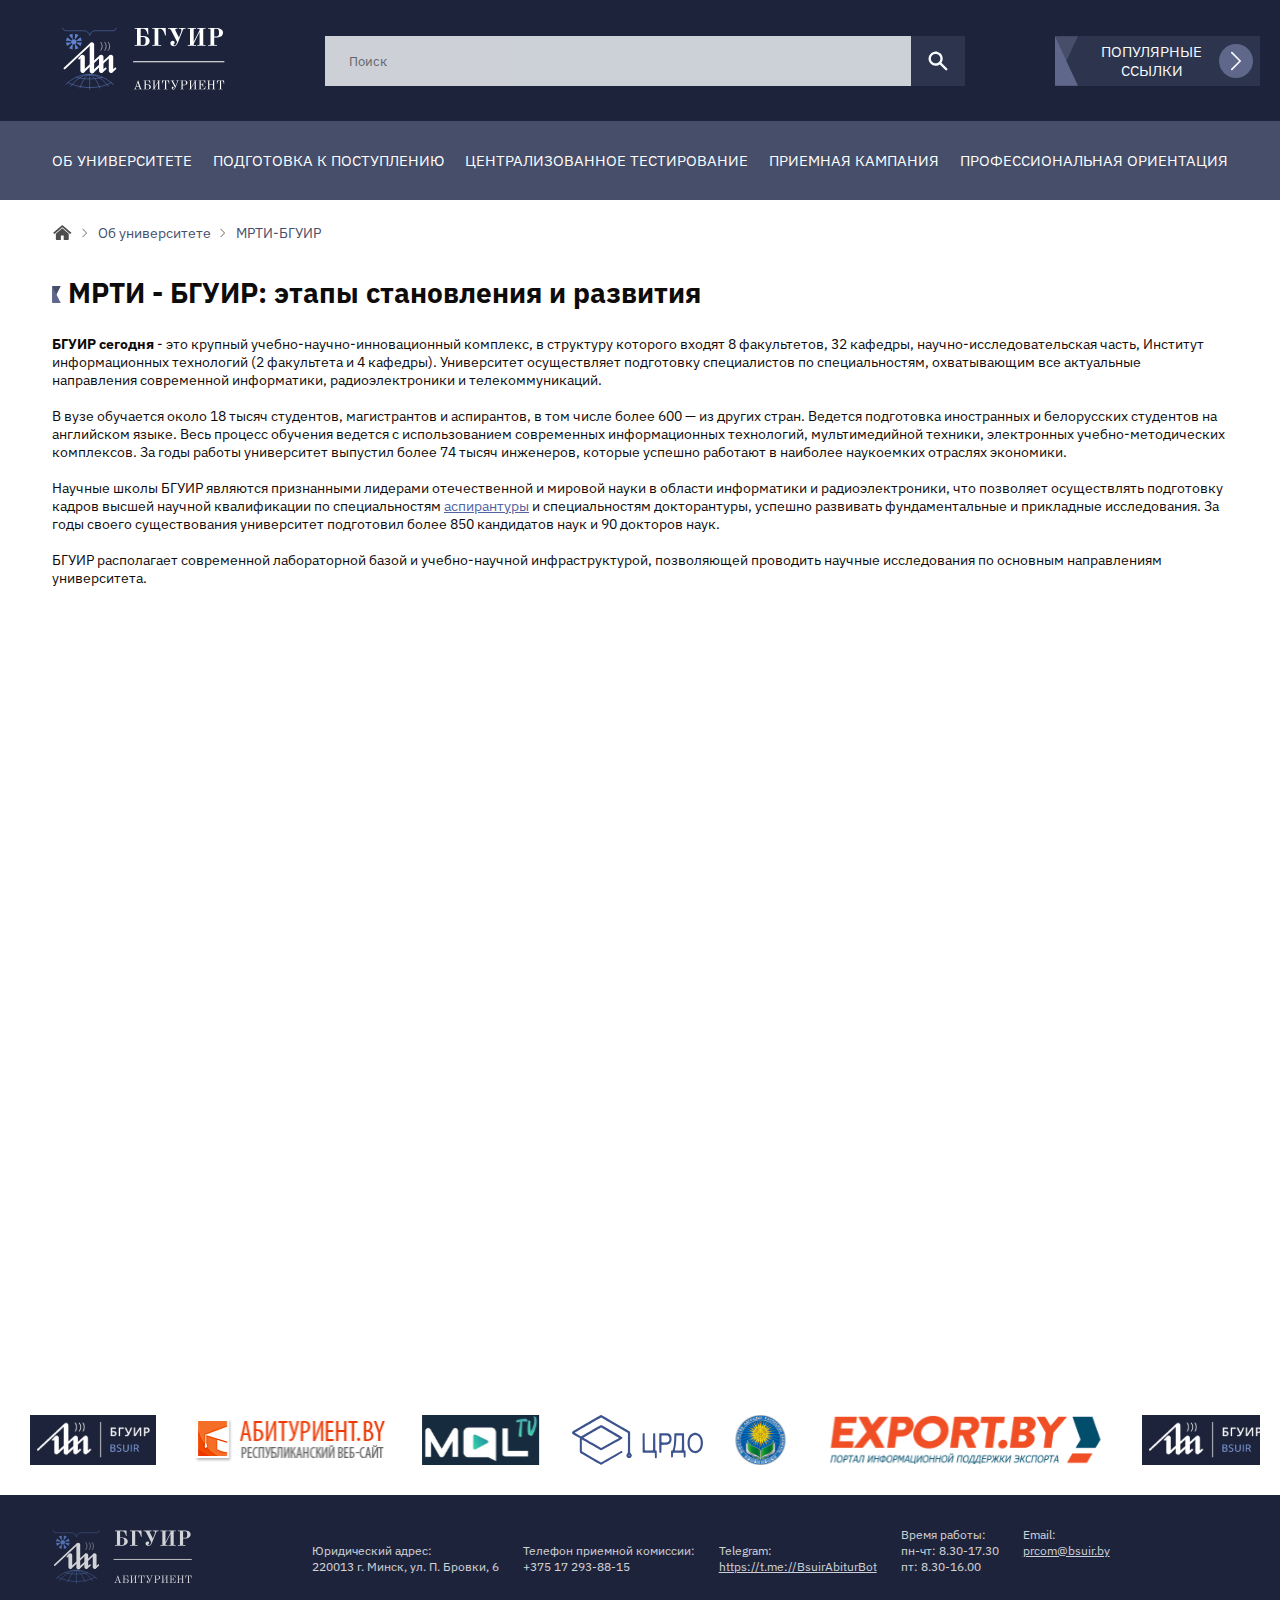
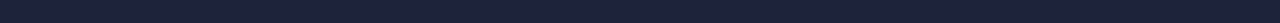
<file: fakultety-i-spetsialnosti.html>
<!DOCTYPE HTML>
<html>
<head>
    <meta name="Description" content="Факультеты и специальности БГУИР. Подробнее на сайте abitur.bsuir.by">
    <meta name="Keywords" content="факультеты БГУИР, специальности БГУИР">
    <meta name="viewport" content="width=device-width, initial-scale=1">
    <meta name="yandex-verification" content="5498c31a18562ba2">
    <meta http-equiv="Content-Type" content="text/html; charset=utf-8">
    <meta http-equiv="origin-trial" content="AymqwRC7u88Y4JPvfIF2F37QKylC04248hLCdJAsh8xgOfe/dVJPV3XS3wLFca1ZMVOtnBfVjaCMTVudWM//5g4AAAB7eyJvcmlnaW4iOiJodHRwczovL3d3dy5nb29nbGV0YWdtYW5hZ2VyLmNvbTo0NDMiLCJmZWF0dXJlIjoiUHJpdmFjeVNhbmRib3hBZHNBUElzIiwiZXhwaXJ5IjoxNjk1MTY3OTk5LCJpc1RoaXJkUGFydHkiOnRydWV9"><meta http-equiv="origin-trial" content="A+xK4jmZTgh1KBVry/UZKUE3h6Dr9HPPioFS4KNCzify+KEoOii7z/[base64]"><meta http-equiv="origin-trial" content="AymqwRC7u88Y4JPvfIF2F37QKylC04248hLCdJAsh8xgOfe/dVJPV3XS3wLFca1ZMVOtnBfVjaCMTVudWM//5g4AAAB7eyJvcmlnaW4iOiJodHRwczovL3d3dy5nb29nbGV0YWdtYW5hZ2VyLmNvbTo0NDMiLCJmZWF0dXJlIjoiUHJpdmFjeVNhbmRib3hBZHNBUElzIiwiZXhwaXJ5IjoxNjk1MTY3OTk5LCJpc1RoaXJkUGFydHkiOnRydWV9"><script async="" src="https://googleads.g.doubleclick.net/pagead/viewthroughconversion/724683479/?random=1688038435837&amp;cv=11&amp;fst=1688038435837&amp;bg=ffffff&amp;guid=ON&amp;async=1&amp;gtm=45be36s0&amp;u_w=1920&amp;u_h=1080&amp;url=https%3A%2F%2Fabitur.bsuir.by%2Fochnaya-dnevnaya-forma-obucheniya&amp;ref=https%3A%2F%2Fabitur.bsuir.by%2Fochnaya-dnevnaya-forma-obucheniya&amp;hn=www.googleadservices.com&amp;frm=0&amp;tiba=%D0%AD%D0%BB%D0%B5%D0%BA%D1%82%D1%80%D0%BE%D0%BD%D0%BD%D1%8B%D0%B9%20%D0%90%D0%B1%D0%B8%D1%82%D1%83%D1%80%D0%B8%D0%B5%D0%BD%D1%82%20%D0%91%D0%93%D0%A3%D0%98%D0%A0%20-%20%D0%9E%D1%87%D0%BD%D0%B0%D1%8F%20%D0%B4%D0%BD%D0%B5%D0%B2%D0%BD%D0%B0%D1%8F%20%D1%84&amp;auid=1760865741.1687160740&amp;uaa=x86&amp;uab=64&amp;uafvl=Not.A%252FBrand%3B8.0.0.0%7CChromium%3B114.0.5735.135%7CGoogle%2520Chrome%3B114.0.5735.135&amp;uamb=0&amp;uap=Windows&amp;uapv=10.0.0&amp;uaw=0&amp;data=event%3Dgtag.config&amp;rfmt=3&amp;fmt=4"></script>
    <meta http-equiv="X-UA-Compatible" content="IE=edge">
    <meta property="og:image" content="https://abitur.bsuir.by/m/12_113227_1_54863.jpg">
    <link rel="preconnect" href="https://fonts.gstatic.com">
    <link href="https://fonts.googleapis.com/css2?family=IBM+Plex+Sans:ital,wght@0,400;0,700;1,500&amp;display=swap" rel="stylesheet"> 
    <link rel="canonical" href="https://abitur.bsuir.by/ochnaya-dnevnaya-forma-obucheniya">
    <link rel="icon" type="image/x-icon" href="imgs/favicon.ico">
    <link rel="stylesheet" href="styles/style.css"/>
    <!-- <link rel="preload" href="/online/layouts/501/fonts/font-new/IBMPlexSans-Regular.woff2" as="font" type="font/woff2" crossorigin> -->
    <!-- <link rel="preload" href="/online/layouts/501/fonts/font-new/IBMPlexSans-Medium.woff2" as="font" type="font/woff2" crossorigin> -->
    <!-- <link rel="stylesheet" type="text/css" href="/cms/js/fancybox/fancybox.css"> -->
    <!-- <script src="/cms/js/fancybox/fancybox.js"></script> -->
    <!-- <script language="JavaScript" src="/cms/js/online_edit.js"></script> -->
    <!-- <script src="/online/layouts/501/js/jssor.slider.mini.js"></script> -->
    <script async="" src="https://www.googletagmanager.com/gtag/js?id=G-9DLPE32Q33&amp;cx=c&amp;_slc=1"></script>
    <script async="" src="https://www.google-analytics.com/analytics.js"></script>
    <script src="scripts/common_window.js"></script>
    <script async="" src="https://www.googletagmanager.com/gtm.js?id=GTM-KDNXBXR"></script>
    <script src="scripts/jquery-1.9.1.min.js"></script>
    <script src="scripts/script.js"></script>
    <title>Электронный Абитуриент БГУИР - Очная дневная форма обучения</title>
    <script>
        $(document).ready(function () {
            var countSTR = 8;
            $('ul.menu__block').each(function (index, dateElement) {
                var dateEl = $(dateElement);
                var childrencount = dateEl.attr("childrencount");
                if (childrencount>countSTR) {
                    var htmlEl = '<div class="menu__wrapper">';
                    var flag = 1;
                    dateEl.find('ul.menu__list').each(function (index1, dateElement1) {
                        var dateEl1 = $(dateElement1);
                        var counter = dateEl1.attr("counter");
                        //if (counter%countSTR == 0 && countSTR*flag != childrencount) {
                        if (counter>countSTR*flag) {
                            //dateEl1.after('</div><div class="menu__wrapper">');
                            htmlEl = htmlEl + '</div><div class="menu__wrapper"><ul class="menu__list" counter="'+counter+'">' + dateEl1.html() + '</ul>';
                            flag = flag + 1;
                        } else {
                            htmlEl = htmlEl + '<ul class="menu__list" counter="'+counter+'">' + dateEl1.html() + '</ul>';
                        }
                    });
                    htmlEl = htmlEl+'</div>';
                    dateEl.find('div.menu__hidden-box').html(htmlEl);
                }
            });
        });
    </script>
</head>
<body class="body">
    <!-- Google Tag Manager (noscript) -->
    <noscript><iframe src="https://www.googletagmanager.com/ns.html?id=GTM-KDNXBXR" height="0" width="0" style="display:none;visibility:hidden"></iframe></noscript>
    <!-- End Google Tag Manager (noscript) -->
    <header class="header">
        <div class="wrapper header__wrapper">
            <a href="index.html">
                <img class="logo" src="imgs/main logo/logo.svg" alt="To main page">
            </a>
            <script>
                String.prototype.trim = function () {
                    return this.replace(/^\s*/, "").replace(/\s*$/, "");
                };
                function checkSearch(){
                    var s = String (document.frm.what_find.value);
                    if(document.frm.what_find.value==''){
                        window.alert('Заполните поле поиска!!!');
                        return false;
                    } else {
                        if(s.trim()==''){
                            window.alert('Заполните поле поиска текстом!!!');
                            return false;
                        }
                    }
                    return true;
                }
            </script>
            <form class="search-form header__search-form" action="" method="get" accept-charset="utf-8">
                <!-- <input class="search-form__input h4" type="text" placeholder="Поиск"> -->
                <input type="hidden" name="resID" value="113227">
                <input type="hidden" name="lang" value="ru">
                <input type="hidden" name="menuItemID" value="-1">
                <input type="hidden" name="noshow" value="1">
                <input class="search-form__input h4" placeholder="Поиск" name="q" onclick="this.value=''" onselect="this.value=''">
                <!-- <input value='' name="img" class="button search-form__button" type="submit"> -->
                <button class="button search-form__button">
                    <svg class="search-form__img" xmlns="http://www.w3.org/2000/svg" xmlns:xlink="http://www.w3.org/1999/xlink">
                        <use xlink:href="imgs/icons/search_sprite.svg#search"></use>
                    </svg>
                </button>
            </form>
            <button class="button button--corner header__links">
                ПОПУЛЯРНЫЕ ССЫЛКИ
                <div class="header__links-circle">
                    <img src="imgs/icons/arrow.svg" class="header__links-arrow">
                </div>
            </button>
        </div>
        <nav class="menu">
            <div class="wrapper header__wrapper--menu">
                <ul class="menu__block" id="m1" childrenCount="5">
                    <span>Об университете</span>
                    <div class="menu__hidden-box">
                        <div class="menu__wrapper">
                            <ul class="menu__list" counter="1">
                                <span class="menu__list-title"><a href="10-prichin-vybrat-bguir.html" target="_self">10 причин выбрать БГУИР</a></span>
                            </ul>
                            <ul class="menu__list" counter="2">
                                <span class="menu__list-title"><a href="mrti-bguir.html" target="_self">МРТИ-БГУИР</a></span>
                            </ul>
                            <ul class="menu__list" counter="3">
                                <span class="menu__list-title"><a href="fakultety-i-spetsialnosti.html" target="_self">Факультеты и специальности</a></span>
                                <li class="menu__item">
                                    <a href="ochnaya-dnevnaya-forma-obucheniya.html" target="_self">Специальности дневной формы</a>
                                </li>
                                <li class="menu__item">
                                    <a href="zaochnaya-forma-obucheniya.html" target="_self">Специальности заочной формы</a>
                                </li>
                            </ul>
                        </div>
                    </div>
                </ul>
                <ul class="menu__block" id="m2" childrenCount="0">
                    <span>Подготовка к поступлению</span>
                </ul>
                <ul class="menu__block" id="m3" childrenCount="0">
                    <span>Централизованное тестирование</span>
                </ul>
                <ul class="menu__block" id="m4" childrenCount="1">
                    <span>Приемная кампания</span>
                    <div class="menu__hidden-box">
                        <div class="menu__wrapper">
                            <ul class="menu__list" counter="1">
                                <span class="menu__list-title"><a href="algoritm-abiturienta.html" target="_self">Алгоритм абитуриента</a></span>
                            </ul>
                        </div>
                    </div>
                </ul>
                <ul class="menu__block" id="m5" childrenCount="1">
                    <span>Профессиональная ориентация</span>
                    <div class="menu__hidden-box">
                        <div class="menu__wrapper">
                            <ul class="menu__list" counter="1">
                                <span class="menu__list-title"><a href="ddo.html" target="_self">Дифференциально-диагностический опросник</a></span>
                            </ul>
                        </div>
                    </div>
                </ul>
            </div>
            <div class="wrapper header__wrapper--mobile">
                <button class="button menu__btn" id="m1"><span class="menu__btn-text">Об университете<img class="menu__img" src="imgs/icons/arrow.svg"></span></button>
                <div class="menu__mobile-block hidden">
                    <ul class="menu__list menu__list--mibile">
                        <a class="menu__list-title" href="10-prichin-vybrat-bguir.html" target="_self">10 причин выбрать БГУИР</a>
                    </ul>
                    <ul class="menu__list menu__list--mibile">
                        <a class="menu__list-title" href="mrti-bguir.html" target="_self">МРТИ-БГУИР</a>
                    </ul>
                    <ul class="menu__list menu__list--mibile">
                        <a class="menu__list-title" href="fakultety-i-spetsialnosti.html" target="_self">Факультеты и специальности</a>
                        <li class="menu__item menu__item--mobile">
                            <a href="ochnaya-dnevnaya-forma-obucheniya.html" target="_self">Специальности дневной формы</a>
                        </li>
                        <li class="menu__item menu__item--mobile">
                            <a href="zaochnaya-forma-obucheniya.html" target="_self">Специальности заочной формы</a>
                        </li>
                    </ul>
                </div>
                <button class="button menu__btn" id="m2"><span class="menu__btn-text">Подготовка к поступлению<img class="menu__img" src="imgs/icons/arrow.svg"></span></button><button class="button menu__btn" id="m3"><span class="menu__btn-text">Централизованное тестирование<img class="menu__img" src="imgs/icons/arrow.svg"></span></button><button class="button menu__btn" id="m4"><span class="menu__btn-text">Приемная кампания<img class="menu__img" src="imgs/icons/arrow.svg"></span></button>
                <div class="menu__mobile-block hidden">
                    <ul class="menu__list menu__list--mibile">
                        <a class="menu__list-title" href="algoritm-abiturienta.html" target="_self">Алгоритм абитуриента</a>
                    </ul>
                </div>
                <button class="button menu__btn" id="m5"><span class="menu__btn-text">Профессиональная ориентация<img class="menu__img" src="imgs/icons/arrow.svg"></span></button>
                <div class="menu__mobile-block hidden">
                    <ul class="menu__list menu__list--mibile">
                        <a class="menu__list-title" href="ddo.html" target="_self">Дифференциально-диагностический опросник</a>
                    </ul>
                </div>
            </div>
        </nav>
    </header>
    <main class="nomain-content">
        <div class="breadcrumbs">
            <a href="index.html" target="_self"><img src="imgs/icons/home.svg"></a><span>Об университете</span><span>МРТИ-БГУИР</span>
        </div>
        <h1>МРТИ - БГУИР: этапы становления и развития</h1>
        <p>
            <b>БГУИР сегодня</b> - это крупный учебно-научно-инновационный комплекс, в структуру которого входят 8 факультетов, 32 кафедры, научно-исследовательская часть, Институт информационных технологий (2 факультета и 4 кафедры). Университет осуществляет подготовку специалистов по специальностям, охватывающим все актуальные направления современной информатики, радиоэлектроники и телекоммуникаций.<br>
            <br>
            В вузе обучается около 18 тысяч студентов, магистрантов и аспирантов, в том числе более 600 &#8212; из других стран. Ведется подготовка иностранных и белорусских студентов на английском языке. Весь процесс обучения ведется с использованием современных информационных технологий, мультимедийной техники, электронных учебно-методических комплексов. За годы работы университет выпустил более 74 тысяч инженеров, которые успешно работают в наиболее наукоемких отраслях экономики.<br>
            <br>
            Научные школы БГУИР являются признанными лидерами отечественной и мировой науки в области информатики и радиоэлектроники, что позволяет осуществлять подготовку кадров высшей научной квалификации по специальностям <a href="#">аспирантуры</a> и специальностям докторантуры, успешно развивать фундаментальные и прикладные исследования. За годы своего существования университет подготовил более 850 кандидатов наук и 90 докторов наук.<br>
            <br>
            БГУИР располагает современной лабораторной базой и учебно-научной инфраструктурой, позволяющей проводить научные исследования по основным направлениям университета.
        </p>
        <p>&#160;</p>
        <p>&#160;</p>
        <p>&#160;</p>
        <p>&#160;</p>
        <p>&#160;</p>
        <p>&#160;</p>
        <p>&#160;</p>
        <p>&#160;</p>
        <p>&#160;</p>
        <p>&#160;</p>
        <p>
            <link href="https://cdn.knightlab.com/libs/timeline3/latest/css/timeline.css" rel="stylesheet" title="timeline-styles" />
            <script src="https://cdn.knightlab.com/libs/timeline3/latest/js/timeline.js"></script>
        </p>
        <div id="timeline-embed" style="width: 100%; height: 600px">&#160;</div>
        <style type="text/css">
            .tl-timeline h2 { font-size: 19px; color: black; }
            #slider_banner_img_container div a { margin: 0; }
        </style>
        <script>
            timeline = new TL.Timeline('timeline-embed', 'https://docs.google.com/spreadsheets/d/1nFuO3UQ3dGxTF8fzqJid1vzDjxTBwhINA-en2sCPIC4/pubhtml');
        </script>
    </main>
    <footer class="footer">
        <div class="footer__banners">
            <div class="footer__banners_content">
                <a class="footer__banner" href="https://www.bsuir.by/" rel="nofollow" target="_blank">
                    <img class="footer__banner_img" alt="портал БГУИР" src="imgs/logos/logo-bsuir.jpg"/>
                </a>
                <a class="footer__banner" href="https://abiturient.by/" rel="nofollow" target="_blank">
                    <img class="footer__banner_img" alt="АБИТУРИЕНТ.BY" src="imgs/logos/logo-abitur.svg"/>
                </a>
                <a class="footer__banner" href="https://www.youtube.com/channel/UCnAG9KWPnPhniEH7ezu0yew" rel="nofollow" target="_blank">
                    <img class="footer__banner_img" alt="MOL TV" src="imgs/logos/logo-moltv.svg"/>
                </a>
                <a class="footer__banner" href="https://crdo.bsuir.by/" rel="nofollow" target="_blank">
                    <img class="footer__banner_img" alt="ЦРДО" src="imgs/logos/logo-crdo.svg"/>
                </a>
                <a class="footer__banner" href="https://edu.gov.by/" rel="nofollow" target="_blank">
                    <img class="footer__banner_img" alt="Министерство образования Республики Беларусь" src="imgs/logos/logo-minobr.svg"/>
                </a>
                <a class="footer__banner" href="https://export.by/" rel="nofollow" target="_blank">
                    <img class="footer__banner_img" alt="export.by" src="imgs/logos/logo-export.svg"/>
                </a>
            </div>
        </div>
        <div class="footer__all-size">
            <div class="wrapper footer__wrapper--info">
                <a href="#">
                    <img class="logo footer__logo" src="imgs/main logo/logo.svg" alt="">
                </a>
                <div class="footer__content-box">
                    <div class="information footer__information">
                        <p class="footer__description">
                            Юридический адрес:<br>
                            220013 г. Минск, ул. П. Бровки, 6
                        </p>
                        <p class="footer__description">
                            Телефон приемной комиссии:<br>
                            +375 17 293-88-15
                        </p>
                        <p class="footer__description">
                            Telegram:<br>
                            <a class="footer__link" href="https://t.me://BsuirAbiturBot">https://t.me://BsuirAbiturBot</a>
                        </p>
                    </div>
                    <div class="information footer__information">
                        <p class="footer__description">
                            Время работы:<br>
                            пн-чт: 8.30-17.30<br>
                            пт: 8.30-16.00<br>
                            &nbsp;
                        </p>
                        <p class="footer__description">
                            Email:<br>
                            <a class="footer__link" href="mailto:prcom@bsuir.by">prcom@bsuir.by</a>
                        </p>
                    </div>
                    <p>
                        &nbsp;
                    </p>
                </div>
                <div class="acc footer__acc">
                </div>
            </div>
        </div>
    </footer>
    <div class="popup hidden__opacity">
        <div class="popup__body">
            <a class="popup__close">
                <img src="imgs/icons/close.svg" alt="">
            </a>
            <div class="popup__content">
                <p>
                    <!-- <p>
                        <button class="button button--corner popup__btn">Личный кабинет</button>
                    </p> -->
                </p>
                <ul class="popup__list">
                    <li class="popup__list-item">
                        <img class="popup__link-img" src="imgs/popup icons/spetial.svg">
                        <a class="popup__link" href="fakultety-i-spetsialnosti.html">Факультеты и специальности</a>
                    </li>
                    <li class="popup__list-item">
                        <img class="popup__link-img" src="imgs/popup icons/programmer.svg">
                        <a class="popup__link" href="#">Учиться на программиста</a>
                    </li>
                    <li class="popup__list-item">
                        <img class="popup__link-img" src="imgs/popup icons/courses.svg">
                        <a class="popup__link" href="#">Подготовительные курсы</a>
                    </li>
                    <li class="popup__list-item">
                        <img class="popup__link-img" src="imgs/popup icons/day.svg">
                        <a class="popup__link" href="ochnaya-dnevnaya-forma-obucheniya.html">Дневное</a>
                    </li>
                    <li class="popup__list-item">
                        <img class="popup__link-img" src="imgs/popup icons/correspondence.svg">
                        <a class="popup__link" href="zaochnaya-forma-obucheniya.html">Заочное</a>
                    </li>
                    <li class="popup__list-item">
                        <img class="popup__link-img" src="imgs/popup icons/distance.svg">
                        <a class="popup__link" href="ddo.html">Дистанционное</a>
                    </li>
                    <li class="popup__list-item">
                        <img class="popup__link-img" src="imgs/popup icons/abbraviated.svg">
                        <a class="popup__link" href="#">Сокращённое</a>
                    </li>
                    <li class="popup__list-item">
                        <img class="popup__link-img" src="imgs/popup icons/too_learn.svg">
                        <a class="popup__link" href="#">Второе высшее</a>
                    </li>
                    <ul>
                    </div>
                    <div class="popup__content popup__content--bg">
                        <ul class="popup__list popup__list--untop">
                            <li class="popup__list-item">
                                <a class="popup__link popup__link--wite" href="#">Проходные баллы прошлых лет </a>
                            </li>
                            <li class="popup__list-item">
                                <a class="popup__link popup__link--wite" href="#">Сроки вступительной кампании</a>
                            </li>
                            <li class="popup__list-item">
                                <a class="popup__link popup__link--wite" href="https://priem.bsuir.by">Личный кабинет абитуриента</a>
                            </li>
                            <li class="popup__list-item">
                                <a class="popup__link popup__link--wite" href="#">Общежитие</a>
                            </li>
                            <li class="popup__list-item">
                                <a class="popup__link popup__link--wite" href="#">Иностранным абитуриентам </a>
                            </li>
                        </ul>
                        <div class="popup__info">
                            <div class="information popup__information">
                                <p>
                                    <span class="popup__contacts">Юридический адрес:</span>
                                </p>
                                <span class="popup__contacts">220013 г. Минск, ул. П. Бровки, 6 </span>
                                <p>
                                    <a href="#">
                                        <span class="popup__contacts">
                                            <span class="popup__link popup__link--wite popup__link--footer">Схема корпусов </span>
                                        </span>
                                    </a>
                                </p>
                            </div>
                            <div class="popup__info">
                                <div class="information popup__information">
                                    <p>
                                        <span class="popup__contacts">Телефон приемной комиссии:</span>
                                    </p>
                                    <p>
                                        <span class="popup__contacts">+375 17 293-88-15 </span>
                                    </p>
                                </div>
                                <div class="popup__info">
                                    <div class="information popup__information">
                                        <p>
                                            <span class="popup__contacts">Время работы:</span>
                                        </p>
                                        <p>
                                            <span class="popup__contacts">пн-чт: 8:30-17:30</span>
                                        </p>
                                        <span class="popup__contacts">пт: 8:30-16:00</span>
                                    </div>
                                    <div class="popup__info">
                                        <div class="information popup__information">
                                            <p>
                                                <span class="popup__contacts popup__contacts--unmargin">Email:</span>
                                            </p>
                                            <p>
                                                <span class="popup__contacts popup__contacts--unmargin">
                                                    <a class="popup__link popup__link--wite popup__link--footer" href="#">prcom@bsuir.by</a>
                                                </span>
                                            </p>
                                        </div>
                                        <div class="popup__info">
                                            <div class="information popup__information">
                                                <span class="popup__contacts popup__contacts--unmargin">Telegram: </span>
                                                <p>
                                                    <span class="popup__contacts popup__contacts--unmargin">
                                                        <a class="popup__link popup__link--wite popup__link--footer" href="https://t.me://BsuirAbiturBot">https://t.me://BsuirAbiturBot</a>
                                                    </span>
                                                </p>
                                            </div>
                                        </div>
                                    </div>
                                </div>
                            </div>
                        </div>
                        <p>
                            &nbsp;
                        </p>
                    </div>
                </div>
            </div>
<!-- Google Tag Manager -->
        <script>
            (function(w,d,s,l,i){
                w[l]=w[l]||[];w[l].push({'gtm.start': new Date().getTime(),event:'gtm.js'});
                var f=d.getElementsByTagName(s)[0], j=d.createElement(s),dl=l!='dataLayer'?'&l='+l:'';
                j.async=true;j.src= 'https://www.googletagmanager.com/gtm.js?id='+i+dl;f.parentNode.insertBefore(j,f);
            })(window,document,'script','dataLayer','GTM-KDNXBXR');
        </script>
<!-- End Google Tag Manager --> 
        <div style="display:none;">
            <script id="">(function(a,b){(a[b]=a[b]||[]).push(function(){try{a.yaCounter13116508=new Ya.Metrika({id:13116508,enableAll:!0,webvisor:!0})}catch(c){}})})(window,"yandex_metrika_callbacks");</script>
        </div>
        <script id="" src="//mc.yandex.ru/metrika/watch.js"></script>
        <script id="" src="https://www.googletagmanager.com/gtag/js?id=DC-9528256"></script>
        <script id="" src="https://www.googletagmanager.com/gtag/js?id=AW-724683479"></script>
        <noscript>
            <div>
                <img src="//mc.yandex.ru/watch/13116508" style="position:absolute; left:-9999px;" alt="">
            </div>
        </noscript> 
        <script id="">window.dataLayer=window.dataLayer||[];function gtag(){dataLayer.push(arguments)}gtag("js",new Date);gtag("config","DC-9528256");</script>
        <script id="">window.dataLayer=window.dataLayer||[];function gtag(){dataLayer.push(arguments)}gtag("js",new Date);gtag("config","AW-724683479");</script>
        <script src="scripts/footer_banners.js"></script>
    </body>
</html>
</file>
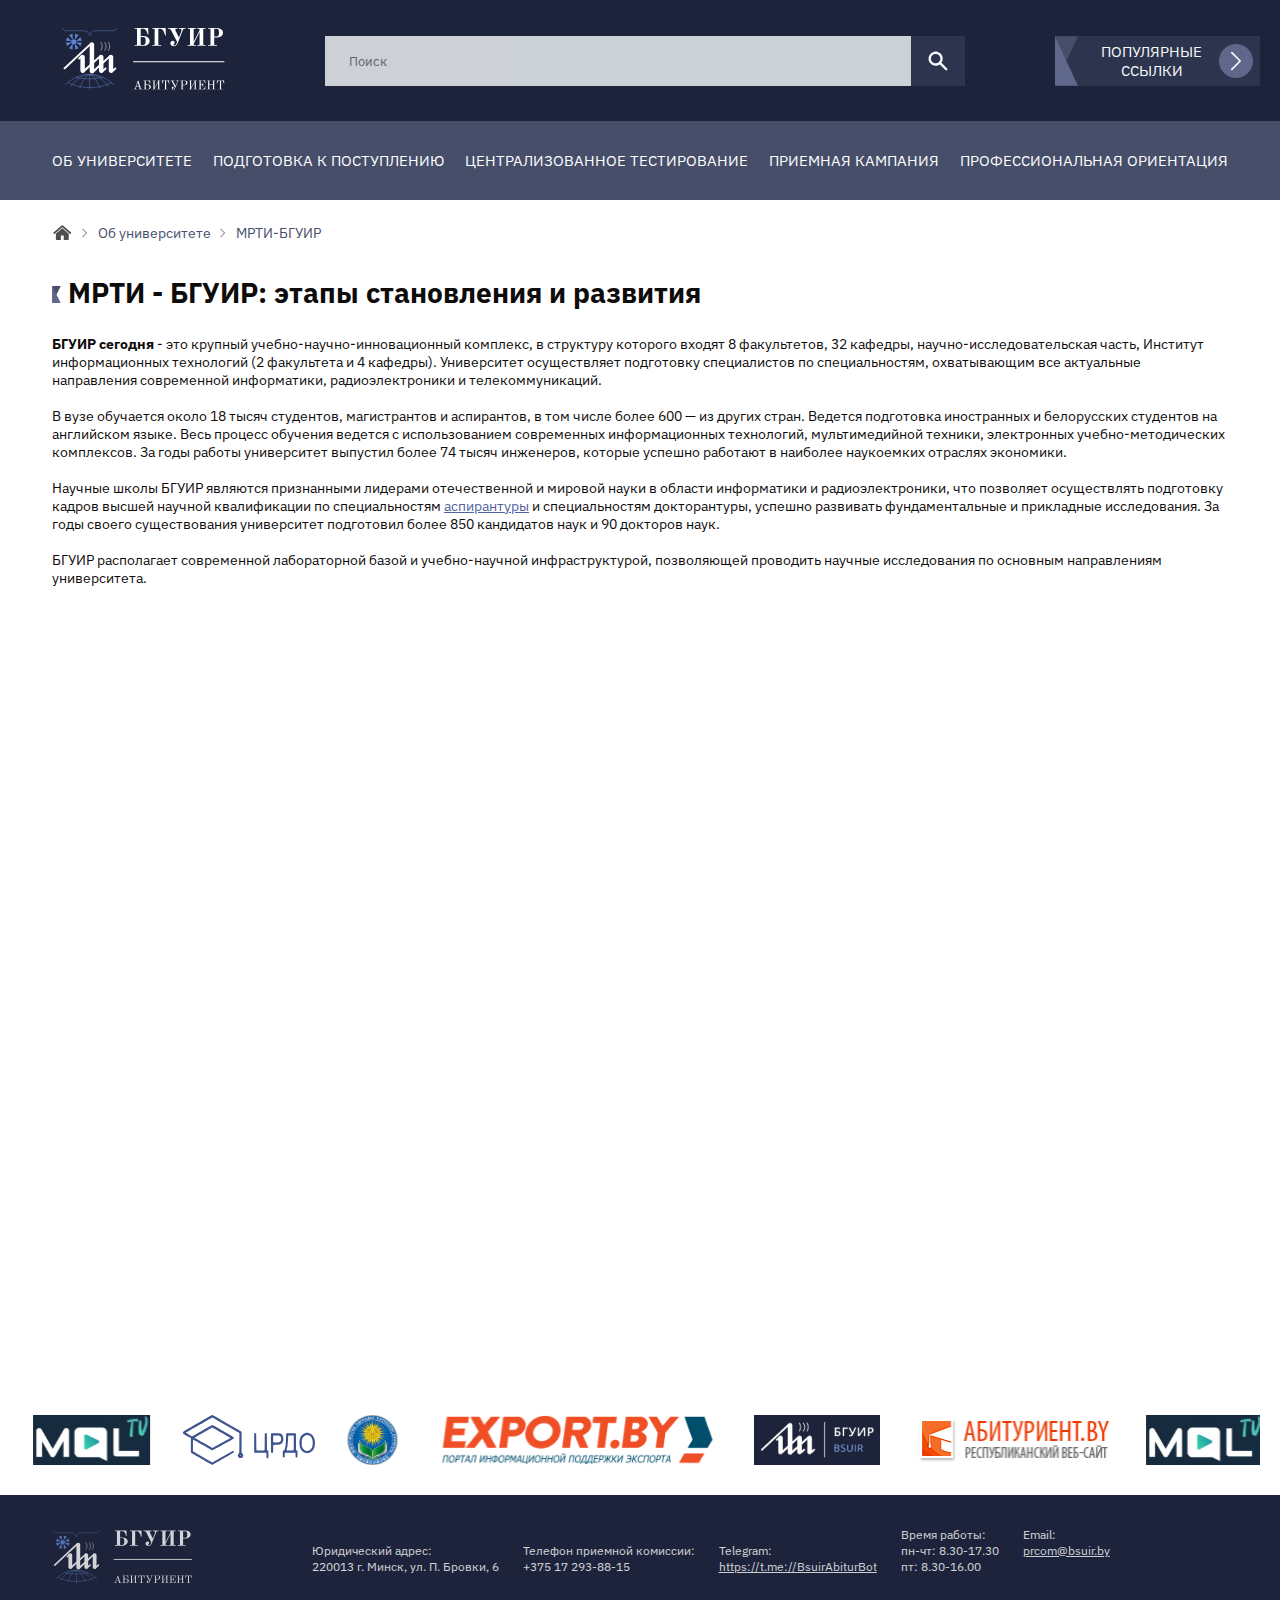
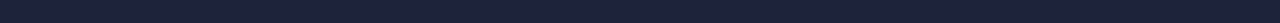
<file: mrti-bguir.html>
<!DOCTYPE HTML>
<html>
<head>
    <meta name="Description" content="Уважаемые абитуриенты, добро пожаловать на сайт Электронный абитуриент БГУИР. Вся необходимая информация для абитуриентов 2023 года собрана в одном месте – abitur.bsuir.by">
    <meta name="Keywords" content="">
    <meta name="viewport" content="width=device-width, initial-scale=1">
    <meta name="yandex-verification" content="5498c31a18562ba2">
    <meta http-equiv="Content-Type" content="text/html; charset=utf-8">
    <meta http-equiv="origin-trial" content="AymqwRC7u88Y4JPvfIF2F37QKylC04248hLCdJAsh8xgOfe/dVJPV3XS3wLFca1ZMVOtnBfVjaCMTVudWM//5g4AAAB7eyJvcmlnaW4iOiJodHRwczovL3d3dy5nb29nbGV0YWdtYW5hZ2VyLmNvbTo0NDMiLCJmZWF0dXJlIjoiUHJpdmFjeVNhbmRib3hBZHNBUElzIiwiZXhwaXJ5IjoxNjk1MTY3OTk5LCJpc1RoaXJkUGFydHkiOnRydWV9"><meta http-equiv="origin-trial" content="A+xK4jmZTgh1KBVry/UZKUE3h6Dr9HPPioFS4KNCzify+KEoOii7z/[base64]"><meta http-equiv="origin-trial" content="AymqwRC7u88Y4JPvfIF2F37QKylC04248hLCdJAsh8xgOfe/dVJPV3XS3wLFca1ZMVOtnBfVjaCMTVudWM//5g4AAAB7eyJvcmlnaW4iOiJodHRwczovL3d3dy5nb29nbGV0YWdtYW5hZ2VyLmNvbTo0NDMiLCJmZWF0dXJlIjoiUHJpdmFjeVNhbmRib3hBZHNBUElzIiwiZXhwaXJ5IjoxNjk1MTY3OTk5LCJpc1RoaXJkUGFydHkiOnRydWV9"><script async="" src="https://googleads.g.doubleclick.net/pagead/viewthroughconversion/724683479/?random=1688038435837&amp;cv=11&amp;fst=1688038435837&amp;bg=ffffff&amp;guid=ON&amp;async=1&amp;gtm=45be36s0&amp;u_w=1920&amp;u_h=1080&amp;url=https%3A%2F%2Fabitur.bsuir.by%2Fochnaya-dnevnaya-forma-obucheniya&amp;ref=https%3A%2F%2Fabitur.bsuir.by%2Fochnaya-dnevnaya-forma-obucheniya&amp;hn=www.googleadservices.com&amp;frm=0&amp;tiba=%D0%AD%D0%BB%D0%B5%D0%BA%D1%82%D1%80%D0%BE%D0%BD%D0%BD%D1%8B%D0%B9%20%D0%90%D0%B1%D0%B8%D1%82%D1%83%D1%80%D0%B8%D0%B5%D0%BD%D1%82%20%D0%91%D0%93%D0%A3%D0%98%D0%A0%20-%20%D0%9E%D1%87%D0%BD%D0%B0%D1%8F%20%D0%B4%D0%BD%D0%B5%D0%B2%D0%BD%D0%B0%D1%8F%20%D1%84&amp;auid=1760865741.1687160740&amp;uaa=x86&amp;uab=64&amp;uafvl=Not.A%252FBrand%3B8.0.0.0%7CChromium%3B114.0.5735.135%7CGoogle%2520Chrome%3B114.0.5735.135&amp;uamb=0&amp;uap=Windows&amp;uapv=10.0.0&amp;uaw=0&amp;data=event%3Dgtag.config&amp;rfmt=3&amp;fmt=4"></script>
    <meta http-equiv="X-UA-Compatible" content="IE=edge">
    <meta property="og:image" content="https://abitur.bsuir.by/m/12_113227_1_54863.jpg">
    <link rel="preconnect" href="https://fonts.gstatic.com">
    <link href="https://fonts.googleapis.com/css2?family=IBM+Plex+Sans:ital,wght@0,400;0,700;1,500&amp;display=swap" rel="stylesheet"> 
    <link rel="canonical" href="https://abitur.bsuir.by/ochnaya-dnevnaya-forma-obucheniya">
    <link rel="icon" type="image/x-icon" href="imgs/favicon.ico">
    <link rel="stylesheet" href="styles/style.css"/>
    <!-- <link rel="preload" href="/online/layouts/501/fonts/font-new/IBMPlexSans-Regular.woff2" as="font" type="font/woff2" crossorigin> -->
    <!-- <link rel="preload" href="/online/layouts/501/fonts/font-new/IBMPlexSans-Medium.woff2" as="font" type="font/woff2" crossorigin> -->
    <!-- <link rel="stylesheet" type="text/css" href="/cms/js/fancybox/fancybox.css"> -->
    <!-- <script src="/cms/js/fancybox/fancybox.js"></script> -->
    <!-- <script language="JavaScript" src="/cms/js/online_edit.js"></script> -->
    <!-- <script src="/online/layouts/501/js/jssor.slider.mini.js"></script> -->
    <script async="" src="https://www.googletagmanager.com/gtag/js?id=G-9DLPE32Q33&amp;cx=c&amp;_slc=1"></script>
    <script async="" src="https://www.google-analytics.com/analytics.js"></script>
    <script src="scripts/common_window.js"></script>
    <script async="" src="https://www.googletagmanager.com/gtm.js?id=GTM-KDNXBXR"></script>
    <script src="scripts/jquery-1.9.1.min.js"></script>
    <script src="scripts/script.js"></script>
    <title>Электронный Абитуриент БГУИР - Очная дневная форма обучения</title>
    <script>
        $(document).ready(function () {
            var countSTR = 8;
            $('ul.menu__block').each(function (index, dateElement) {
                var dateEl = $(dateElement);
                var childrencount = dateEl.attr("childrencount");
                if (childrencount>countSTR) {
                    var htmlEl = '<div class="menu__wrapper">';
                    var flag = 1;
                    dateEl.find('ul.menu__list').each(function (index1, dateElement1) {
                        var dateEl1 = $(dateElement1);
                        var counter = dateEl1.attr("counter");
                        //if (counter%countSTR == 0 && countSTR*flag != childrencount) {
                        if (counter>countSTR*flag) {
                            //dateEl1.after('</div><div class="menu__wrapper">');
                            htmlEl = htmlEl + '</div><div class="menu__wrapper"><ul class="menu__list" counter="'+counter+'">' + dateEl1.html() + '</ul>';
                            flag = flag + 1;
                        } else {
                            htmlEl = htmlEl + '<ul class="menu__list" counter="'+counter+'">' + dateEl1.html() + '</ul>';
                        }
                    });
                    htmlEl = htmlEl+'</div>';
                    dateEl.find('div.menu__hidden-box').html(htmlEl);
                }
            });
        });
    </script>
</head>
<body class="body">
    <!-- Google Tag Manager (noscript) -->
    <noscript><iframe src="https://www.googletagmanager.com/ns.html?id=GTM-KDNXBXR" height="0" width="0" style="display:none;visibility:hidden"></iframe></noscript>
    <!-- End Google Tag Manager (noscript) -->
    <header class="header">
        <div class="wrapper header__wrapper">
            <a href="index.html">
                <img class="logo" src="imgs/main logo/logo.svg" alt="To main page">
            </a>
            <script>
                String.prototype.trim = function () {
                    return this.replace(/^\s*/, "").replace(/\s*$/, "");
                };
                function checkSearch(){
                    var s = String (document.frm.what_find.value);
                    if(document.frm.what_find.value==''){
                        window.alert('Заполните поле поиска!!!');
                        return false;
                    } else {
                        if(s.trim()==''){
                            window.alert('Заполните поле поиска текстом!!!');
                            return false;
                        }
                    }
                    return true;
                }
            </script>
            <form class="search-form header__search-form" action="" method="get" accept-charset="utf-8">
                <!-- <input class="search-form__input h4" type="text" placeholder="Поиск"> -->
                <input type="hidden" name="resID" value="113227">
                <input type="hidden" name="lang" value="ru">
                <input type="hidden" name="menuItemID" value="-1">
                <input type="hidden" name="noshow" value="1">
                <input class="search-form__input h4" placeholder="Поиск" name="q" onclick="this.value=''" onselect="this.value=''">
                <!-- <input value='' name="img" class="button search-form__button" type="submit"> -->
                <button class="button search-form__button">
                    <svg class="search-form__img" xmlns="http://www.w3.org/2000/svg" xmlns:xlink="http://www.w3.org/1999/xlink">
                        <use xlink:href="imgs/icons/search_sprite.svg#search"></use>
                    </svg>
                </button>
            </form>
            <button class="button button--corner header__links">
                ПОПУЛЯРНЫЕ ССЫЛКИ
                <div class="header__links-circle">
                    <img src="imgs/icons/arrow.svg" class="header__links-arrow">
                </div>
            </button>
        </div>
        <nav class="menu">
            <div class="wrapper header__wrapper--menu">
                <ul class="menu__block" id="m1" childrenCount="5">
                    <span>Об университете</span>
                    <div class="menu__hidden-box">
                        <div class="menu__wrapper">
                            <ul class="menu__list" counter="1">
                                <span class="menu__list-title"><a href="10-prichin-vybrat-bguir.html" target="_self">10 причин выбрать БГУИР</a></span>
                            </ul>
                            <ul class="menu__list" counter="2">
                                <span class="menu__list-title"><a href="mrti-bguir.html" target="_self">МРТИ-БГУИР</a></span>
                            </ul>
                            <ul class="menu__list" counter="3">
                                <span class="menu__list-title"><a href="fakultety-i-spetsialnosti.html" target="_self">Факультеты и специальности</a></span>
                                <li class="menu__item">
                                    <a href="ochnaya-dnevnaya-forma-obucheniya.html" target="_self">Специальности дневной формы</a>
                                </li>
                                <li class="menu__item">
                                    <a href="zaochnaya-forma-obucheniya.html" target="_self">Специальности заочной формы</a>
                                </li>
                            </ul>
                        </div>
                    </div>
                </ul>
                <ul class="menu__block" id="m2" childrenCount="0">
                    <span>Подготовка к поступлению</span>
                </ul>
                <ul class="menu__block" id="m3" childrenCount="0">
                    <span>Централизованное тестирование</span>
                </ul>
                <ul class="menu__block" id="m4" childrenCount="1">
                    <span>Приемная кампания</span>
                    <div class="menu__hidden-box">
                        <div class="menu__wrapper">
                            <ul class="menu__list" counter="1">
                                <span class="menu__list-title"><a href="algoritm-abiturienta.html" target="_self">Алгоритм абитуриента</a></span>
                            </ul>
                        </div>
                    </div>
                </ul>
                <ul class="menu__block" id="m5" childrenCount="1">
                    <span>Профессиональная ориентация</span>
                    <div class="menu__hidden-box">
                        <div class="menu__wrapper">
                            <ul class="menu__list" counter="1">
                                <span class="menu__list-title"><a href="ddo.html" target="_self">Дифференциально-диагностический опросник</a></span>
                            </ul>
                        </div>
                    </div>
                </ul>
            </div>
            <div class="wrapper header__wrapper--mobile">
                <button class="button menu__btn" id="m1"><span class="menu__btn-text">Об университете<img class="menu__img" src="imgs/icons/arrow.svg"></span></button>
                <div class="menu__mobile-block hidden">
                    <ul class="menu__list menu__list--mibile">
                        <a class="menu__list-title" href="10-prichin-vybrat-bguir.html" target="_self">10 причин выбрать БГУИР</a>
                    </ul>
                    <ul class="menu__list menu__list--mibile">
                        <a class="menu__list-title" href="mrti-bguir.html" target="_self">МРТИ-БГУИР</a>
                    </ul>
                    <ul class="menu__list menu__list--mibile">
                        <a class="menu__list-title" href="fakultety-i-spetsialnosti.html" target="_self">Факультеты и специальности</a>
                        <li class="menu__item menu__item--mobile">
                            <a href="ochnaya-dnevnaya-forma-obucheniya.html" target="_self">Специальности дневной формы</a>
                        </li>
                        <li class="menu__item menu__item--mobile">
                            <a href="zaochnaya-forma-obucheniya.html" target="_self">Специальности заочной формы</a>
                        </li>
                    </ul>
                </div>
                <button class="button menu__btn" id="m2"><span class="menu__btn-text">Подготовка к поступлению<img class="menu__img" src="imgs/icons/arrow.svg"></span></button><button class="button menu__btn" id="m3"><span class="menu__btn-text">Централизованное тестирование<img class="menu__img" src="imgs/icons/arrow.svg"></span></button><button class="button menu__btn" id="m4"><span class="menu__btn-text">Приемная кампания<img class="menu__img" src="imgs/icons/arrow.svg"></span></button>
                <div class="menu__mobile-block hidden">
                    <ul class="menu__list menu__list--mibile">
                        <a class="menu__list-title" href="algoritm-abiturienta.html" target="_self">Алгоритм абитуриента</a>
                    </ul>
                </div>
                <button class="button menu__btn" id="m5"><span class="menu__btn-text">Профессиональная ориентация<img class="menu__img" src="imgs/icons/arrow.svg"></span></button>
                <div class="menu__mobile-block hidden">
                    <ul class="menu__list menu__list--mibile">
                        <a class="menu__list-title" href="ddo.html" target="_self">Дифференциально-диагностический опросник</a>
                    </ul>
                </div>
            </div>
        </nav>
    </header>
    <main class="nomain-content">
        <div class="breadcrumbs">
            <a href="index.html" target="_self"><img src="imgs/icons/home.svg"></a><span>Об университете</span><span>МРТИ-БГУИР</span>
        </div>
        <h1>МРТИ - БГУИР: этапы становления и развития</h1>
        <p>
            <b>БГУИР сегодня</b> - это крупный учебно-научно-инновационный комплекс, в структуру которого входят 8 факультетов, 32 кафедры, научно-исследовательская часть, Институт информационных технологий (2 факультета и 4 кафедры). Университет осуществляет подготовку специалистов по специальностям, охватывающим все актуальные направления современной информатики, радиоэлектроники и телекоммуникаций.<br>
            <br>
            В вузе обучается около 18 тысяч студентов, магистрантов и аспирантов, в том числе более 600 &#8212; из других стран. Ведется подготовка иностранных и белорусских студентов на английском языке. Весь процесс обучения ведется с использованием современных информационных технологий, мультимедийной техники, электронных учебно-методических комплексов. За годы работы университет выпустил более 74 тысяч инженеров, которые успешно работают в наиболее наукоемких отраслях экономики.<br>
            <br>
            Научные школы БГУИР являются признанными лидерами отечественной и мировой науки в области информатики и радиоэлектроники, что позволяет осуществлять подготовку кадров высшей научной квалификации по специальностям <a href="#">аспирантуры</a> и специальностям докторантуры, успешно развивать фундаментальные и прикладные исследования. За годы своего существования университет подготовил более 850 кандидатов наук и 90 докторов наук.<br>
            <br>
            БГУИР располагает современной лабораторной базой и учебно-научной инфраструктурой, позволяющей проводить научные исследования по основным направлениям университета.
        </p>
        <p>&#160;</p>
        <p>&#160;</p>
        <p>&#160;</p>
        <p>&#160;</p>
        <p>&#160;</p>
        <p>&#160;</p>
        <p>&#160;</p>
        <p>&#160;</p>
        <p>&#160;</p>
        <p>&#160;</p>
        <p>
            <link href="https://cdn.knightlab.com/libs/timeline3/latest/css/timeline.css" rel="stylesheet" title="timeline-styles" />
            <script src="https://cdn.knightlab.com/libs/timeline3/latest/js/timeline.js"></script>
        </p>
        <div id="timeline-embed" style="width: 100%; height: 600px">&#160;</div>
        <style type="text/css">
            .tl-timeline h2 { font-size: 19px; color: black; }
            #slider_banner_img_container div a { margin: 0; }
        </style>
        <script type="text/javascript">
            timeline = new TL.Timeline('timeline-embed', 'https://docs.google.com/spreadsheets/d/1nFuO3UQ3dGxTF8fzqJid1vzDjxTBwhINA-en2sCPIC4/pubhtml');
        </script>
    </main>
    <footer class="footer">
        <div class="footer__banners">
            <div class="footer__banners_content">
                <a class="footer__banner" href="https://www.bsuir.by/" rel="nofollow" target="_blank">
                    <img class="footer__banner_img" alt="портал БГУИР" src="imgs/logos/logo-bsuir.jpg"/>
                </a>
                <a class="footer__banner" href="https://abiturient.by/" rel="nofollow" target="_blank">
                    <img class="footer__banner_img" alt="АБИТУРИЕНТ.BY" src="imgs/logos/logo-abitur.svg"/>
                </a>
                <a class="footer__banner" href="https://www.youtube.com/channel/UCnAG9KWPnPhniEH7ezu0yew" rel="nofollow" target="_blank">
                    <img class="footer__banner_img" alt="MOL TV" src="imgs/logos/logo-moltv.svg"/>
                </a>
                <a class="footer__banner" href="https://crdo.bsuir.by/" rel="nofollow" target="_blank">
                    <img class="footer__banner_img" alt="ЦРДО" src="imgs/logos/logo-crdo.svg"/>
                </a>
                <a class="footer__banner" href="https://edu.gov.by/" rel="nofollow" target="_blank">
                    <img class="footer__banner_img" alt="Министерство образования Республики Беларусь" src="imgs/logos/logo-minobr.svg"/>
                </a>
                <a class="footer__banner" href="https://export.by/" rel="nofollow" target="_blank">
                    <img class="footer__banner_img" alt="export.by" src="imgs/logos/logo-export.svg"/>
                </a>
            </div>
        </div>
        <div class="footer__all-size">
            <div class="wrapper footer__wrapper--info">
                <a href="#">
                    <img class="logo footer__logo" src="imgs/main logo/logo.svg" alt="">
                </a>
                <div class="footer__content-box">
                    <div class="information footer__information">
                        <p class="footer__description">
                            Юридический адрес:<br>
                            220013 г. Минск, ул. П. Бровки, 6
                        </p>
                        <p class="footer__description">
                            Телефон приемной комиссии:<br>
                            +375 17 293-88-15
                        </p>
                        <p class="footer__description">
                            Telegram:<br>
                            <a class="footer__link" href="https://t.me://BsuirAbiturBot">https://t.me://BsuirAbiturBot</a>
                        </p>
                    </div>
                    <div class="information footer__information">
                        <p class="footer__description">
                            Время работы:<br>
                            пн-чт: 8.30-17.30<br>
                            пт: 8.30-16.00<br>
                            &nbsp;
                        </p>
                        <p class="footer__description">
                            Email:<br>
                            <a class="footer__link" href="mailto:prcom@bsuir.by">prcom@bsuir.by</a>
                        </p>
                    </div>
                    <p>
                        &nbsp;
                    </p>
                </div>
                <div class="acc footer__acc">
                </div>
            </div>
        </div>
    </footer>
    <div class="popup hidden__opacity">
        <div class="popup__body">
            <a class="popup__close">
                <img src="imgs/icons/close.svg" alt="">
            </a>
            <div class="popup__content">
                <p>
                    <!-- <p>
                        <button class="button button--corner popup__btn">Личный кабинет</button>
                    </p> -->
                </p>
                <ul class="popup__list">
                    <li class="popup__list-item">
                        <img class="popup__link-img" src="imgs/popup icons/spetial.svg">
                        <a class="popup__link" href="fakultety-i-spetsialnosti.html">Факультеты и специальности</a>
                    </li>
                    <li class="popup__list-item">
                        <img class="popup__link-img" src="imgs/popup icons/programmer.svg">
                        <a class="popup__link" href="#">Учиться на программиста</a>
                    </li>
                    <li class="popup__list-item">
                        <img class="popup__link-img" src="imgs/popup icons/courses.svg">
                        <a class="popup__link" href="#">Подготовительные курсы</a>
                    </li>
                    <li class="popup__list-item">
                        <img class="popup__link-img" src="imgs/popup icons/day.svg">
                        <a class="popup__link" href="ochnaya-dnevnaya-forma-obucheniya.html">Дневное</a>
                    </li>
                    <li class="popup__list-item">
                        <img class="popup__link-img" src="imgs/popup icons/correspondence.svg">
                        <a class="popup__link" href="zaochnaya-forma-obucheniya.html">Заочное</a>
                    </li>
                    <li class="popup__list-item">
                        <img class="popup__link-img" src="imgs/popup icons/distance.svg">
                        <a class="popup__link" href="ddo.html">Дистанционное</a>
                    </li>
                    <li class="popup__list-item">
                        <img class="popup__link-img" src="imgs/popup icons/abbraviated.svg">
                        <a class="popup__link" href="#">Сокращённое</a>
                    </li>
                    <li class="popup__list-item">
                        <img class="popup__link-img" src="imgs/popup icons/too_learn.svg">
                        <a class="popup__link" href="#">Второе высшее</a>
                    </li>
                    <ul>
                    </div>
                    <div class="popup__content popup__content--bg">
                        <ul class="popup__list popup__list--untop">
                            <li class="popup__list-item">
                                <a class="popup__link popup__link--wite" href="#">Проходные баллы прошлых лет </a>
                            </li>
                            <li class="popup__list-item">
                                <a class="popup__link popup__link--wite" href="#">Сроки вступительной кампании</a>
                            </li>
                            <li class="popup__list-item">
                                <a class="popup__link popup__link--wite" href="https://priem.bsuir.by">Личный кабинет абитуриента</a>
                            </li>
                            <li class="popup__list-item">
                                <a class="popup__link popup__link--wite" href="#">Общежитие</a>
                            </li>
                            <li class="popup__list-item">
                                <a class="popup__link popup__link--wite" href="#">Иностранным абитуриентам </a>
                            </li>
                        </ul>
                        <div class="popup__info">
                            <div class="information popup__information">
                                <p>
                                    <span class="popup__contacts">Юридический адрес:</span>
                                </p>
                                <span class="popup__contacts">220013 г. Минск, ул. П. Бровки, 6 </span>
                                <p>
                                    <a href="#">
                                        <span class="popup__contacts">
                                            <span class="popup__link popup__link--wite popup__link--footer">Схема корпусов </span>
                                        </span>
                                    </a>
                                </p>
                            </div>
                            <div class="popup__info">
                                <div class="information popup__information">
                                    <p>
                                        <span class="popup__contacts">Телефон приемной комиссии:</span>
                                    </p>
                                    <p>
                                        <span class="popup__contacts">+375 17 293-88-15 </span>
                                    </p>
                                </div>
                                <div class="popup__info">
                                    <div class="information popup__information">
                                        <p>
                                            <span class="popup__contacts">Время работы:</span>
                                        </p>
                                        <p>
                                            <span class="popup__contacts">пн-чт: 8:30-17:30</span>
                                        </p>
                                        <span class="popup__contacts">пт: 8:30-16:00</span>
                                    </div>
                                    <div class="popup__info">
                                        <div class="information popup__information">
                                            <p>
                                                <span class="popup__contacts popup__contacts--unmargin">Email:</span>
                                            </p>
                                            <p>
                                                <span class="popup__contacts popup__contacts--unmargin">
                                                    <a class="popup__link popup__link--wite popup__link--footer" href="#">prcom@bsuir.by</a>
                                                </span>
                                            </p>
                                        </div>
                                        <div class="popup__info">
                                            <div class="information popup__information">
                                                <span class="popup__contacts popup__contacts--unmargin">Telegram: </span>
                                                <p>
                                                    <span class="popup__contacts popup__contacts--unmargin">
                                                        <a class="popup__link popup__link--wite popup__link--footer" href="https://t.me://BsuirAbiturBot">https://t.me://BsuirAbiturBot</a>
                                                    </span>
                                                </p>
                                            </div>
                                        </div>
                                    </div>
                                </div>
                            </div>
                        </div>
                        <p>
                            &nbsp;
                        </p>
                    </div>
                </div>
            </div>
<!-- Google Tag Manager -->
        <script>
            (function(w,d,s,l,i){
                w[l]=w[l]||[];w[l].push({'gtm.start': new Date().getTime(),event:'gtm.js'});
                var f=d.getElementsByTagName(s)[0], j=d.createElement(s),dl=l!='dataLayer'?'&l='+l:'';
                j.async=true;j.src= 'https://www.googletagmanager.com/gtm.js?id='+i+dl;f.parentNode.insertBefore(j,f);
            })(window,document,'script','dataLayer','GTM-KDNXBXR');
        </script>
<!-- End Google Tag Manager --> 
        <div style="display:none;">
            <script id="">(function(a,b){(a[b]=a[b]||[]).push(function(){try{a.yaCounter13116508=new Ya.Metrika({id:13116508,enableAll:!0,webvisor:!0})}catch(c){}})})(window,"yandex_metrika_callbacks");</script>
        </div>
        <script id="" src="//mc.yandex.ru/metrika/watch.js"></script>
        <script id="" src="https://www.googletagmanager.com/gtag/js?id=DC-9528256"></script>
        <script id="" src="https://www.googletagmanager.com/gtag/js?id=AW-724683479"></script>
        <noscript>
            <div>
                <img src="//mc.yandex.ru/watch/13116508" style="position:absolute; left:-9999px;" alt="">
            </div>
        </noscript> 
        <script id="">window.dataLayer=window.dataLayer||[];function gtag(){dataLayer.push(arguments)}gtag("js",new Date);gtag("config","DC-9528256");</script>
        <script id="">window.dataLayer=window.dataLayer||[];function gtag(){dataLayer.push(arguments)}gtag("js",new Date);gtag("config","AW-724683479");</script>
        <script src="scripts/footer_banners.js"></script>
    </body>
</html>
</file>
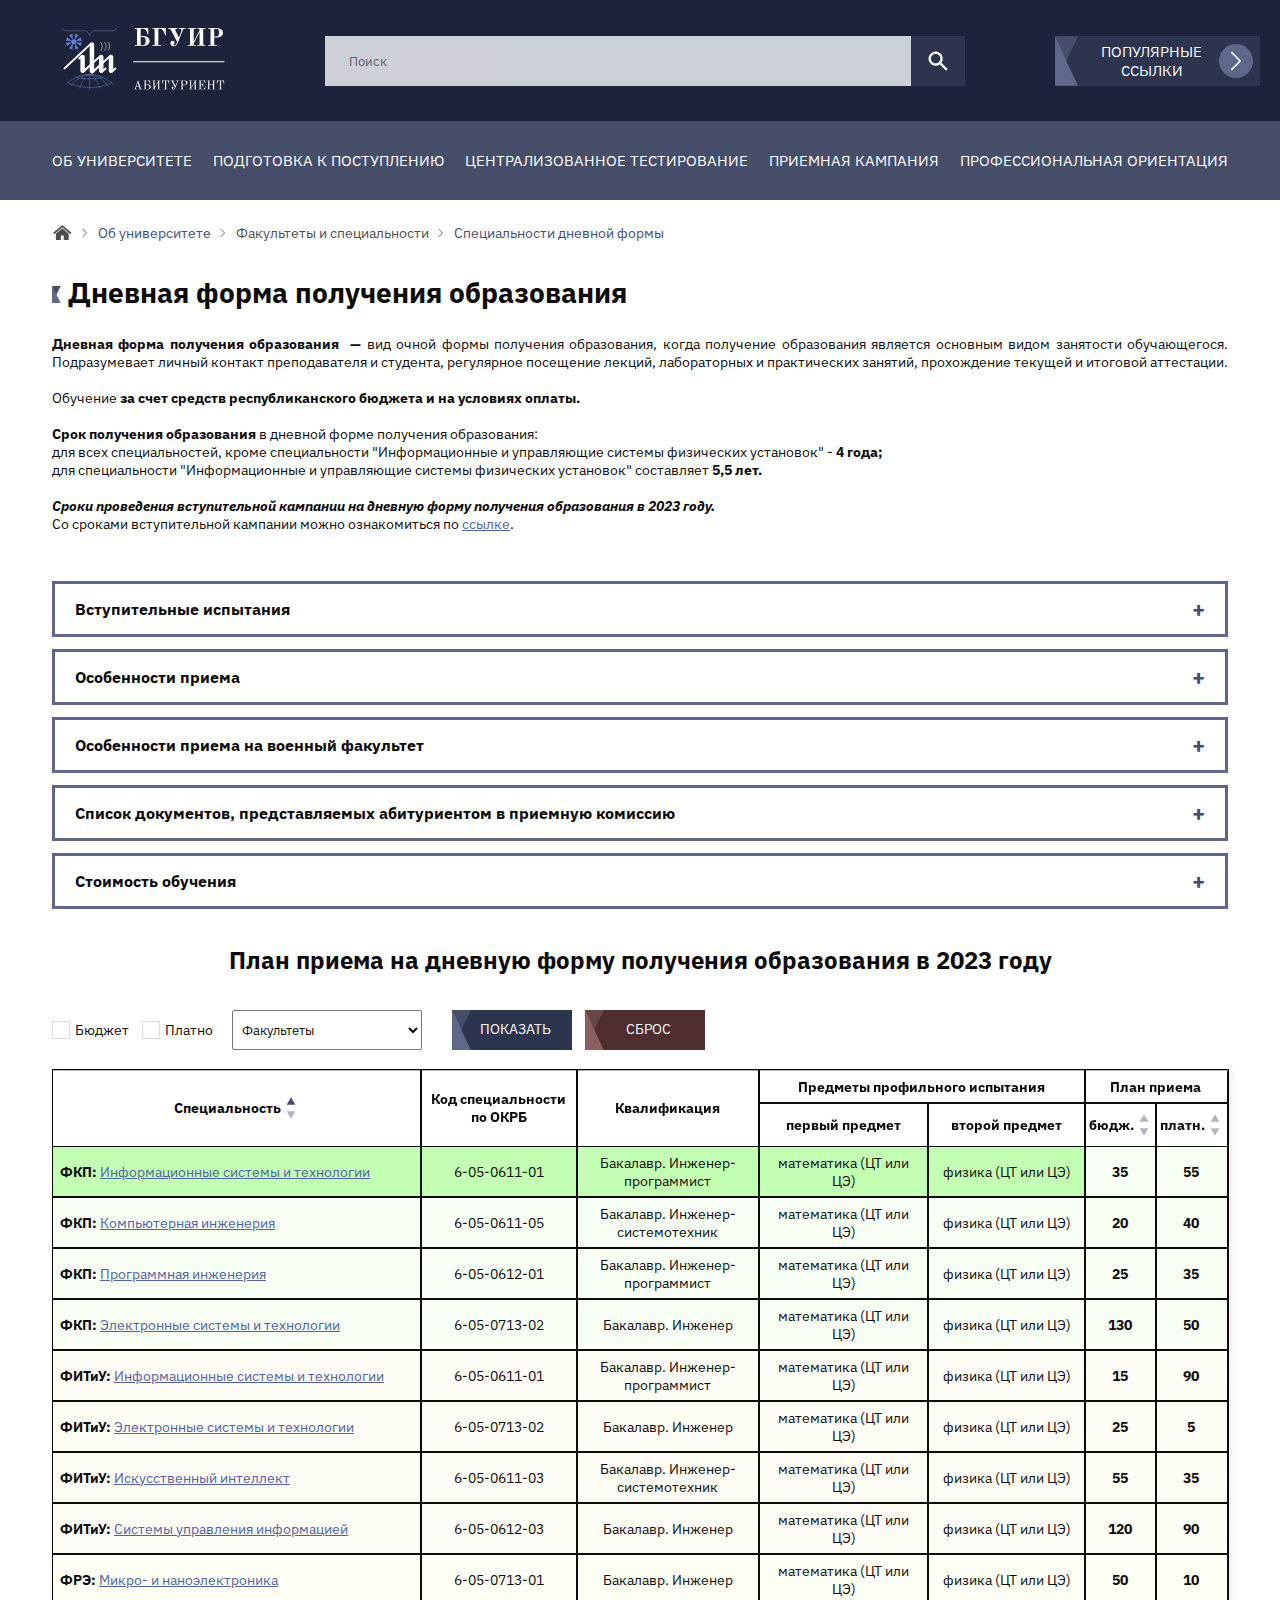
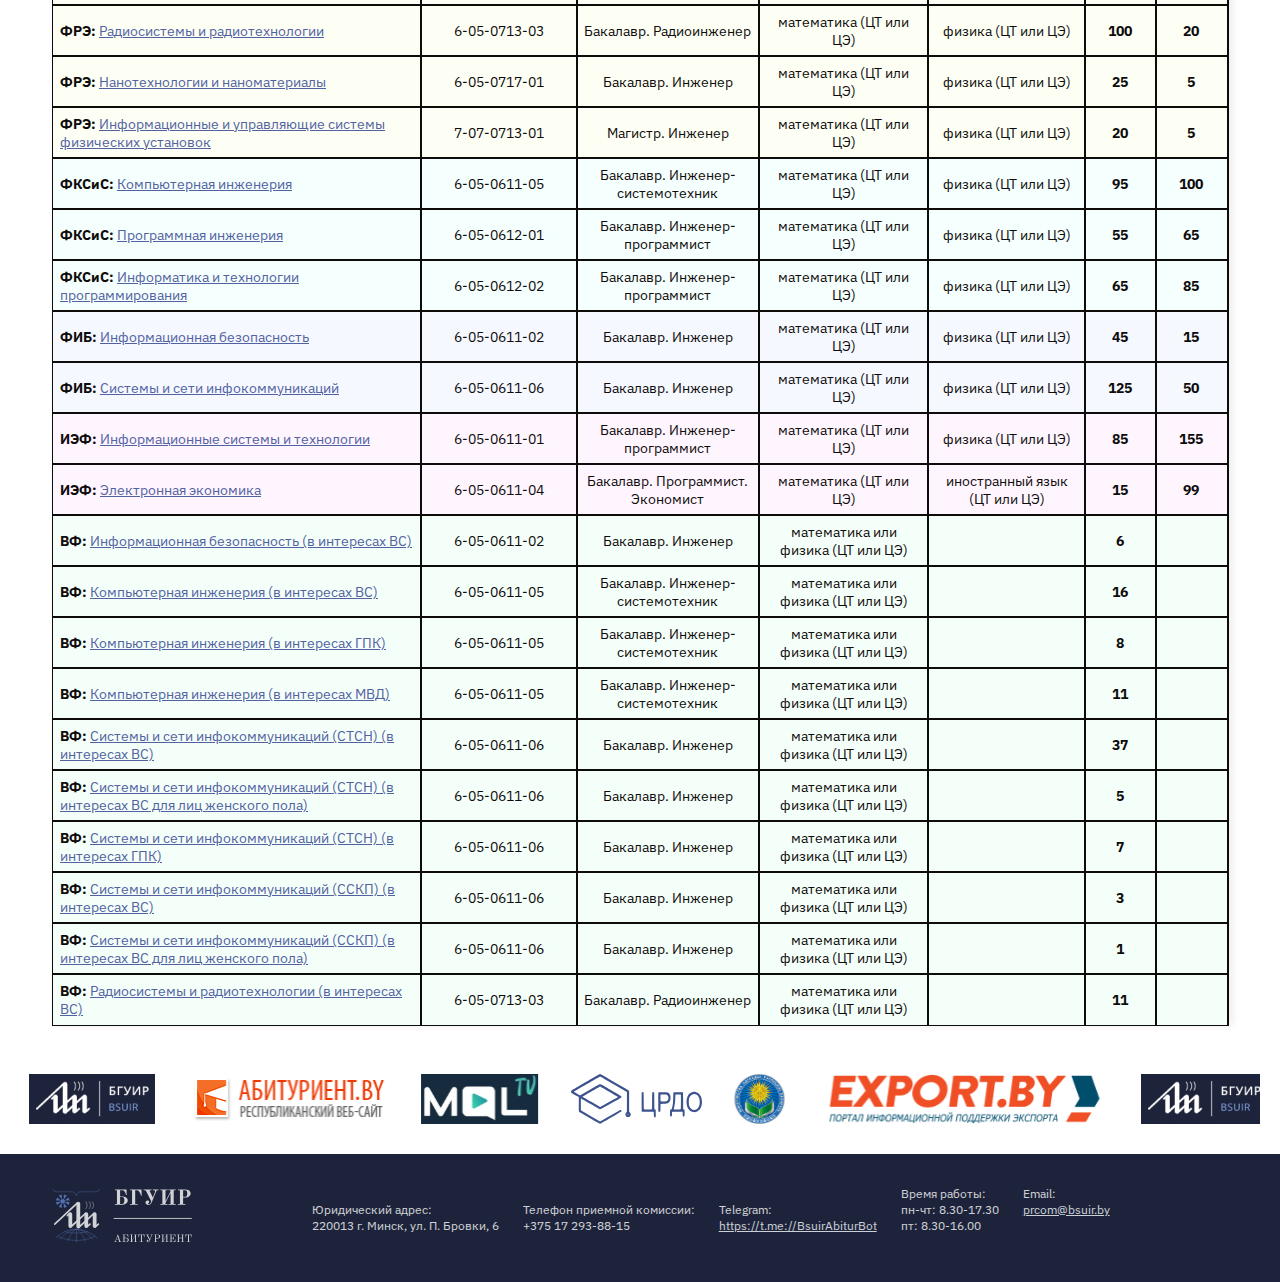
<file: ochnaya-dnevnaya-forma-obucheniya.html>
<!DOCTYPE HTML>
<html>
<head>
	<meta name="Description" content="Обучение в БГУИР на дневном отделении. Подробнее на сайте abitur.bsuir.by">
	<meta name="Keywords" content="Дневное обучение БГУИР, очное обучение БГУИР, обучение в БГУИР на дневном">
    <meta name="viewport" content="width=device-width, initial-scale=1">
    <meta name="yandex-verification" content="5498c31a18562ba2">
    <meta http-equiv="Content-Type" content="text/html; charset=utf-8">
    <meta http-equiv="origin-trial" content="AymqwRC7u88Y4JPvfIF2F37QKylC04248hLCdJAsh8xgOfe/dVJPV3XS3wLFca1ZMVOtnBfVjaCMTVudWM//5g4AAAB7eyJvcmlnaW4iOiJodHRwczovL3d3dy5nb29nbGV0YWdtYW5hZ2VyLmNvbTo0NDMiLCJmZWF0dXJlIjoiUHJpdmFjeVNhbmRib3hBZHNBUElzIiwiZXhwaXJ5IjoxNjk1MTY3OTk5LCJpc1RoaXJkUGFydHkiOnRydWV9"><meta http-equiv="origin-trial" content="A+xK4jmZTgh1KBVry/UZKUE3h6Dr9HPPioFS4KNCzify+KEoOii7z/[base64]"><meta http-equiv="origin-trial" content="AymqwRC7u88Y4JPvfIF2F37QKylC04248hLCdJAsh8xgOfe/dVJPV3XS3wLFca1ZMVOtnBfVjaCMTVudWM//5g4AAAB7eyJvcmlnaW4iOiJodHRwczovL3d3dy5nb29nbGV0YWdtYW5hZ2VyLmNvbTo0NDMiLCJmZWF0dXJlIjoiUHJpdmFjeVNhbmRib3hBZHNBUElzIiwiZXhwaXJ5IjoxNjk1MTY3OTk5LCJpc1RoaXJkUGFydHkiOnRydWV9"><script async="" src="https://googleads.g.doubleclick.net/pagead/viewthroughconversion/724683479/?random=1688038435837&amp;cv=11&amp;fst=1688038435837&amp;bg=ffffff&amp;guid=ON&amp;async=1&amp;gtm=45be36s0&amp;u_w=1920&amp;u_h=1080&amp;url=https%3A%2F%2Fabitur.bsuir.by%2Fochnaya-dnevnaya-forma-obucheniya&amp;ref=https%3A%2F%2Fabitur.bsuir.by%2Fochnaya-dnevnaya-forma-obucheniya&amp;hn=www.googleadservices.com&amp;frm=0&amp;tiba=%D0%AD%D0%BB%D0%B5%D0%BA%D1%82%D1%80%D0%BE%D0%BD%D0%BD%D1%8B%D0%B9%20%D0%90%D0%B1%D0%B8%D1%82%D1%83%D1%80%D0%B8%D0%B5%D0%BD%D1%82%20%D0%91%D0%93%D0%A3%D0%98%D0%A0%20-%20%D0%9E%D1%87%D0%BD%D0%B0%D1%8F%20%D0%B4%D0%BD%D0%B5%D0%B2%D0%BD%D0%B0%D1%8F%20%D1%84&amp;auid=1760865741.1687160740&amp;uaa=x86&amp;uab=64&amp;uafvl=Not.A%252FBrand%3B8.0.0.0%7CChromium%3B114.0.5735.135%7CGoogle%2520Chrome%3B114.0.5735.135&amp;uamb=0&amp;uap=Windows&amp;uapv=10.0.0&amp;uaw=0&amp;data=event%3Dgtag.config&amp;rfmt=3&amp;fmt=4"></script>
    <meta http-equiv="X-UA-Compatible" content="IE=edge">
    <meta property="og:image" content="https://abitur.bsuir.by/m/12_113227_1_54863.jpg">
    <link rel="preconnect" href="https://fonts.gstatic.com">
    <link href="https://fonts.googleapis.com/css2?family=IBM+Plex+Sans:ital,wght@0,400;0,700;1,500&amp;display=swap" rel="stylesheet"> 
    <link rel="canonical" href="https://abitur.bsuir.by/ochnaya-dnevnaya-forma-obucheniya">
    <link rel="icon" type="image/x-icon" href="imgs/favicon.ico">
    <link rel="stylesheet" href="styles/style.css"/>
    <!-- <link rel="preload" href="/online/layouts/501/fonts/font-new/IBMPlexSans-Regular.woff2" as="font" type="font/woff2" crossorigin> -->
    <!-- <link rel="preload" href="/online/layouts/501/fonts/font-new/IBMPlexSans-Medium.woff2" as="font" type="font/woff2" crossorigin> -->
    <!-- <link rel="stylesheet" type="text/css" href="/cms/js/fancybox/fancybox.css"> -->
    <!-- <script src="/cms/js/fancybox/fancybox.js"></script> -->
    <!-- <script language="JavaScript" src="/cms/js/online_edit.js"></script> -->
    <!-- <script src="/online/layouts/501/js/jssor.slider.mini.js"></script> -->
    <script async="" src="https://www.googletagmanager.com/gtag/js?id=G-9DLPE32Q33&amp;cx=c&amp;_slc=1"></script>
    <script async="" src="https://www.google-analytics.com/analytics.js"></script>
    <script src="scripts/common_window.js"></script>
    <script async="" src="https://www.googletagmanager.com/gtm.js?id=GTM-KDNXBXR"></script>
    <script src="scripts/jquery-1.9.1.min.js"></script>
    <script src="scripts/script.js"></script>
	<title>Электронный Абитуриент БГУИР - Очная дневная форма обучения</title>
    <script>
        $(document).ready(function () {
            var countSTR = 8;
            $('ul.menu__block').each(function (index, dateElement) {
                var dateEl = $(dateElement);
                var childrencount = dateEl.attr("childrencount");
                if (childrencount>countSTR) {
                    var htmlEl = '<div class="menu__wrapper">';
                    var flag = 1;
                    dateEl.find('ul.menu__list').each(function (index1, dateElement1) {
                        var dateEl1 = $(dateElement1);
                        var counter = dateEl1.attr("counter");
                        //if (counter%countSTR == 0 && countSTR*flag != childrencount) {
                        if (counter>countSTR*flag) {
                            //dateEl1.after('</div><div class="menu__wrapper">');
                            htmlEl = htmlEl + '</div><div class="menu__wrapper"><ul class="menu__list" counter="'+counter+'">' + dateEl1.html() + '</ul>';
                            flag = flag + 1;
                        } else {
                            htmlEl = htmlEl + '<ul class="menu__list" counter="'+counter+'">' + dateEl1.html() + '</ul>';
                        }
                    });
                    htmlEl = htmlEl+'</div>';
                    dateEl.find('div.menu__hidden-box').html(htmlEl);
                }
            });
        });
    </script>
</head>
<body class="body">
    <!-- Google Tag Manager (noscript) -->
    <noscript><iframe src="https://www.googletagmanager.com/ns.html?id=GTM-KDNXBXR" height="0" width="0" style="display:none;visibility:hidden"></iframe></noscript>
    <!-- End Google Tag Manager (noscript) -->
    <header class="header">
        <div class="wrapper header__wrapper">
            <a href="index.html">
                <img class="logo" src="imgs/main logo/logo.svg" alt="To main page">
            </a>
            <script>
                String.prototype.trim = function () {
                    return this.replace(/^\s*/, "").replace(/\s*$/, "");
                };
                function checkSearch(){
                    var s = String (document.frm.what_find.value);
                    if(document.frm.what_find.value==''){
                        window.alert('Заполните поле поиска!!!');
                        return false;
                    } else {
                        if(s.trim()==''){
                            window.alert('Заполните поле поиска текстом!!!');
                            return false;
                        }
                    }
                    return true;
                }
            </script>
            <form class="search-form header__search-form" action="" method="get" accept-charset="utf-8">
                <!-- <input class="search-form__input h4" type="text" placeholder="Поиск"> -->
                <input type="hidden" name="resID" value="113227">
                <input type="hidden" name="lang" value="ru">
                <input type="hidden" name="menuItemID" value="-1">
                <input type="hidden" name="noshow" value="1">
                <input class="search-form__input h4" placeholder="Поиск" name="q" onclick="this.value=''" onselect="this.value=''">
                <!-- <input value='' name="img" class="button search-form__button" type="submit"> -->
                <button class="button search-form__button">
                    <svg class="search-form__img" xmlns="http://www.w3.org/2000/svg" xmlns:xlink="http://www.w3.org/1999/xlink">
                        <use xlink:href="imgs/icons/search_sprite.svg#search"></use>
                    </svg>
                </button>
            </form>
            <button class="button button--corner header__links">
                ПОПУЛЯРНЫЕ ССЫЛКИ
                <div class="header__links-circle">
                    <img src="imgs/icons/arrow.svg" class="header__links-arrow">
                </div>
            </button>
        </div>
        <nav class="menu">
            <div class="wrapper header__wrapper--menu">
                <ul class="menu__block" id="m1" childrenCount="5">
                    <span>Об университете</span>
                    <div class="menu__hidden-box">
                        <div class="menu__wrapper">
                            <ul class="menu__list" counter="1">
                                <span class="menu__list-title"><a href="10-prichin-vybrat-bguir.html" target="_self">10 причин выбрать БГУИР</a></span>
                            </ul>
                            <ul class="menu__list" counter="2">
                                <span class="menu__list-title"><a href="mrti-bguir.html" target="_self">МРТИ-БГУИР</a></span>
                            </ul>
                            <ul class="menu__list" counter="3">
                                <span class="menu__list-title"><a href="fakultety-i-spetsialnosti.html" target="_self">Факультеты и специальности</a></span>
                                <li class="menu__item">
                                    <a href="ochnaya-dnevnaya-forma-obucheniya.html" target="_self">Специальности дневной формы</a>
                                </li>
                                <li class="menu__item">
                                    <a href="zaochnaya-forma-obucheniya.html" target="_self">Специальности заочной формы</a>
                                </li>
                            </ul>
                        </div>
                    </div>
                </ul>
                <ul class="menu__block" id="m2" childrenCount="0">
                    <span>Подготовка к поступлению</span>
                </ul>
                <ul class="menu__block" id="m3" childrenCount="0">
                    <span>Централизованное тестирование</span>
                </ul>
                <ul class="menu__block" id="m4" childrenCount="1">
                    <span>Приемная кампания</span>
                    <div class="menu__hidden-box">
                        <div class="menu__wrapper">
                            <ul class="menu__list" counter="1">
                                <span class="menu__list-title"><a href="algoritm-abiturienta.html" target="_self">Алгоритм абитуриента</a></span>
                            </ul>
                        </div>
                    </div>
                </ul>
                <ul class="menu__block" id="m5" childrenCount="1">
                    <span>Профессиональная ориентация</span>
                    <div class="menu__hidden-box">
                        <div class="menu__wrapper">
                            <ul class="menu__list" counter="1">
                                <span class="menu__list-title"><a href="ddo.html" target="_self">Дифференциально-диагностический опросник</a></span>
                            </ul>
                        </div>
                    </div>
                </ul>
            </div>
            <div class="wrapper header__wrapper--mobile">
                <button class="button menu__btn" id="m1"><span class="menu__btn-text">Об университете<img class="menu__img" src="imgs/icons/arrow.svg"></span></button>
                <div class="menu__mobile-block hidden">
                    <ul class="menu__list menu__list--mibile">
                        <a class="menu__list-title" href="10-prichin-vybrat-bguir.html" target="_self">10 причин выбрать БГУИР</a>
                    </ul>
                    <ul class="menu__list menu__list--mibile">
                        <a class="menu__list-title" href="mrti-bguir.html" target="_self">МРТИ-БГУИР</a>
                    </ul>
                    <ul class="menu__list menu__list--mibile">
                        <a class="menu__list-title" href="fakultety-i-spetsialnosti.html" target="_self">Факультеты и специальности</a>
                        <li class="menu__item menu__item--mobile">
                            <a href="ochnaya-dnevnaya-forma-obucheniya.html" target="_self">Специальности дневной формы</a>
                        </li>
                        <li class="menu__item menu__item--mobile">
                            <a href="zaochnaya-forma-obucheniya.html" target="_self">Специальности заочной формы</a>
                        </li>
                    </ul>
                </div>
                <button class="button menu__btn" id="m2"><span class="menu__btn-text">Подготовка к поступлению<img class="menu__img" src="imgs/icons/arrow.svg"></span></button><button class="button menu__btn" id="m3"><span class="menu__btn-text">Централизованное тестирование<img class="menu__img" src="imgs/icons/arrow.svg"></span></button><button class="button menu__btn" id="m4"><span class="menu__btn-text">Приемная кампания<img class="menu__img" src="imgs/icons/arrow.svg"></span></button>
                <div class="menu__mobile-block hidden">
                    <ul class="menu__list menu__list--mibile">
                        <a class="menu__list-title" href="algoritm-abiturienta.html" target="_self">Алгоритм абитуриента</a>
                    </ul>
                </div>
                <button class="button menu__btn" id="m5"><span class="menu__btn-text">Профессиональная ориентация<img class="menu__img" src="imgs/icons/arrow.svg"></span></button>
                <div class="menu__mobile-block hidden">
                    <ul class="menu__list menu__list--mibile">
                        <a class="menu__list-title" href="ddo.html" target="_self">Дифференциально-диагностический опросник</a>
                    </ul>
                </div>
            </div>
        </nav>
    </header>
    <main class="nomain-content">
        <div class="breadcrumbs">
            <a href="index.html" target="_self">
                <img src="imgs/icons/home.svg">
            </a>
            <span>Об университете</span>
            <a href="fakultety-i-spetsialnosti.html" target="_self">Факультеты и специальности</a>
            <span>Специальности дневной формы</span>
        </div>
        <h1>Дневная форма получения образования</h1>
        <p style="text-align: justify;">
            <strong>Дневная форма получения образования &nbsp;&mdash; </strong>вид очной формы получения образования, когда получение образования является основным видом занятости обучающегося. Подразумевает личный контакт преподавателя и студента, регулярное посещение лекций, лабораторных и практических занятий, прохождение текущей и итоговой аттестации.<br>
            &nbsp;
        </p>
        <p style="text-align: justify;">
            Обучение <strong>за счет средств республиканского бюджета и на условиях оплаты.</strong>
        </p>
        <p style="text-align: justify;">&nbsp;</p>
        <p style="text-align: justify;">
            <strong>Срок получения образования </strong>в дневной форме получения образования:<br>
            для всех специальностей, кроме специальности &quot;Информационные и управляющие системы физических установок&quot; - <strong>4 года;</strong><br>
            для специальности &quot;Информационные и управляющие системы физических установок&quot; составляет <strong>5,5 лет.</strong>
        </p>
        <p style="text-align: justify;">&nbsp;</p>
        <p style="text-align: justify;">
            <em><strong>Сроки проведения вступительной кампании на дневную форму получения образования в 2023 году.</strong></em><br>
            Со сроками вступительной кампании можно ознакомиться по <a href="#">ссылке</a>.<br>
            <br>
            &nbsp;
        </p>
        <p class="toggler">
            <strong>Вступительные испытания</strong>
        </p>
        <div>
            <p style="text-align: justify;">
                Абитуриенты сдают <em><strong>три вступительных испытания</strong></em>, в том числе по учебному предмету &quot;Белорусский язык&quot; или &quot;Русский язык&quot; (по выбору абитуриента) в форме централизованного экзамена (далее&nbsp; - ЦЭ) или централизованного тестирования (далее - ЦТ) и два профильных испытания в форме ЦЭ и (или) ЦТ в соответствии с избранной группой специальностей (специальностью). Предметы профильных испытаний по специальности смотрите ниже в таблице &quot;План приема&quot;.
            </p>
            <p style="text-align: justify;">&nbsp;</p>
            <p style="text-align: justify;">
                <strong>Отметками, приравниваемыми к неудовлетворительным</strong> по результатам централизованного тестирования или централизованного экзамена и по результатам вступительных испытаний в учреждениях высшего образования, оцениваемых по стобалльной шкале, в баллах по стобалльной шкале от 0 до 100 баллов (включительно) для лиц, поступающих для получения общего высшего и специального высшего образования, за исключением военных факультетов, являются:<br>
                по учебному предмету &quot;Белорусский язык&quot; или &quot;Русский язык&quot; - отметки от 0 до 9 баллов (включительно);<br>
                по первому предмету профильного испытания &quot;Математика&quot; - отметки от 0 до 19 баллов (включительно);<br>
                по второму предмету профильного испытания &quot;Физика&quot; - отметки от 0 до 9 баллов (включительно);<br>
                по второму предмету профильного испытания &quot;Иностранный язык&quot; - отметки от 0 до 14 баллов (включительно).
            </p>
        </div>
        <p class="toggler">
            <strong>Особенности приема</strong>
        </p>
        <div>
            <p style="text-align: justify;">
                Абитуриенты имеют возможность участвовать в конкурсе на любое число факультетов и соответствующих им специальностей в рамках выбранной группы <strong><em>в порядке приоритета, определенного им самим в заявлении при подаче документов</em></strong>. Увеличение списка факультетов и соответствующих им специальностей, указанных в заявлении абитуриента, повышает его конкурсные возможности.
            </p>
            <p>&nbsp;</p>
            <p style="text-align: justify;">
                При желании поступать на наиболее востребованные экономикой специальности в соответствии с абзацем 18 части первой пункта 23, абзацами 3 и 14 части первой пункта 26 Правил приема абитуриент указывает в заявлении название факультета и соответствующую ему специальность из списка наиболее востребованных экономикой в пределах выбранной группы в порядке приоритета, определенного им самим. При этом количество записей в заявлении ограничивается количеством специальностей из списка наиболее востребованных экономикой в выбранной абитуриентом группе.
            </p>
            <p style="text-align: justify;">&nbsp;</p>
            <p>
                Распределение специальностей по группам в соответствии с <a href="#">порядком приема</a>.
            </p>
        </div>
        <p class="toggler">
            <strong>Особенности приема на военный факультет</strong>
        </p>
        <div>
            Особенности приема на военный факультет <a href="#">по ссылке.</a>
        </div>
        <p class="toggler">
            <strong>Список документов, представляемых абитуриентом в приемную комиссию</strong>
        </p>
        <div>
            <p style="text-align: justify;">
                Абитуриенты (законные представители несовершеннолетних абитуриентов или представители, действующие на основании доверенности, удостоверенной нотариально или уполномоченным должностным лицом) предъявляют документ, удостоверяющий личность, и подают в приемную комиссию университета следующие документы:
            </p>
            <p>&nbsp;</p>
            <p>
                <u><strong>обязательный перечень документов:</strong></u>
            </p>
            <ul style="margin-left: 40px;">
                <li style="text-align: justify;">
                    заявление на имя руководителя УВО по установленной Министерством образования форме;
                </li>
                <li style="text-align: justify;">
                    оригинал аттестата об общем среднем образовании, либо оригиналы диплома о профессионально-техническом образовании и приложения к нему, либо оригиналы диплома о среднем специальном образовании и приложения к нему, за исключением нижеуказанных случаев:
                    <ul style="margin-left: 40px;">
                        <li>
                            оригинал аттестата об общем среднем образовании и оригиналы диплома о профессионально-техническом образовании на основе общего среднего образования и приложения к нему <strong><em>(для лиц, получивших профессионально-техническое образование на основе общего среднего образования); </em></strong>
                        </li>
                        <li>
                            оригинал аттестата об общем среднем образовании и оригиналы диплома о среднем специальном образовании на основе общего среднего образования и приложения к нему <strong><em>(для лиц, получивших среднее специальное образование на основе общего среднего образования); </em></strong>
                        </li>
                    </ul>
                </li>
                <li style="text-align: justify;">
                    оригиналы сертификатов централизованного тестирования, проведенного в Республике Беларусь в 2022 или 2023 году <em><strong>(за исключением случаев, когда в соответствии с <a href="#">Правилами приема</a> предоставление сертификатов ЦТ не требуется) </strong></em>;
                </li>
                <li style="text-align: justify;">
                    оригиналы сертификатов централизованного экзамена, проведенного в Республике Беларусь в 2023 году <em><strong>(за исключением случаев, когда в соответствии с <a href="#">Правилами приема</a> предоставление сертификатов ЦЭ не требуется)</strong></em>;
                </li>
                <li style="text-align: justify;">
                    характеристику , выданную учреждением общего среднего образования либо учреждением, реализующим образовательные программы профессионально-технического или среднего специального образования, по форме и в порядке, устанавливаемым Министерством образования (<strong><em>для лиц, получивших общее среднее, профессионально-техническое образование или среднее специальное образование в год приема в УВО)</em></strong>;
                </li>
                <li style="text-align: justify;">
                    медицинскую справку о состоянии здоровья по форме, установленной Министерством здравоохранения <strong><em>(за исключением лиц, поступающих для получения образования по специальностям для воинских формирований и военизированных организаций);</em></strong>
                </li>
                <li style="text-align: justify;">
                    документы, подтверждающие право абитуриента на льготы при зачислении для получения высшего образования<strong><em> <strong><em>(при наличии льгот)</em></strong>;</em></strong>
                </li>
                <li style="text-align: justify;">
                    2 фотографии 3*4.
                </li>
            </ul>
            <p>&nbsp;</p>
            <p>
                <u><strong>дополнительный перечень документов (при необходимости):</strong></u>
            </p>
            <ul style="margin-left: 40px;">
                <li style="text-align: justify;">
                    заключение врачебно-консультационной или медико-реабилитационной экспертной комиссии об отсутствии медицинских противопоказаний к обучению по получаемой специальности и присваиваемой квалификации <em><strong>(для лиц с нарушениями зрения, слуха, функций опорно-двигательного аппарата, детей инвалидов в возрасте до 18 лет, инвалидов I, II или III группы)</strong></em>;
                </li>
                <li style="text-align: justify;">
                    заключение государственного центра коррекционно-развивающего обучения и реабилитации или справка об освоении содержания образовательной программы специального образования на уровне общего среднего образования <strong><em>(для лиц с нарушениями зрения, слуха, функций опорно-двигательного аппарата, желающих сдавать вступительные испытания согласно части первой пункта 18 <a href="#">Правил приема</a>);</em></strong>
                </li>
                <li style="text-align: justify;">
                    рекомендация педагогического совета учреждения образования <strong><em>(в случаях, установленных <a href="#">Правилами приема</a>);</em></strong>
                </li>
                <li style="text-align: justify;">
                    рекомендация должностного лица, осуществляющего общее руководство сводной ротой почетного караула при подготовке и проведении государственных торжественных мероприятий <strong><em>(для лиц, указанных в абзаце 11 части 1 пункта 26 <a href="#">Правил приема</a>);</em></strong>
                </li>
                <li style="text-align: justify;">
                    ходатайство соответствующей федерации (союза, ассоциации) по виду (видам) спорта, включенной в реестр федераций (союзов, ассоциаций) по виду (видам) спорта, а при отсутствии такой федерации (союза, ассоциации) - ходатайство иной республиканской федерации (союза, ассоциации) по виду (видам) спорта, а также оригинал и копия классификационной книжки, подтверждающей наличие не ниже I спортивного разряда, либо оригинал и копия удостоверения о спортивном звании &quot;Мастер спорта Республики Беларусь международного класса&quot; или &quot;Мастер спорта Республики Беларусь&quot; либо справка, подтверждающая спортивные достижения, выданная Министерством спорта и туризма или главным управлением (управлением) спорта и туризма областного (Минского городского) исполкома <strong><em>(для лиц, указанных в пункте 33 <a href="#">Правил приема</a>);</em></strong>
                </li>
                <li style="text-align: justify;">
                    справка о результатах сдачи вступительных испытаний в учреждениях высшего, среднего специального или профессионально-технического образования <strong><em>(для лиц,сдавших соответствующие вступительные испытания в УВО).</em></strong>
                </li>
            </ul>
            <p>&nbsp;</p>
            <p>
                Приемная комиссия вправе дополнительно запросить у абитуриента документы, необходимые для принятия соответствующего решения.
            </p>
            <p>
                К перечисленным документам, исполненным на иностранном языке, одновременно прилагается удостоверенный нотариально их перевод на белорусский или русский язык.
            </p>
            <p>
                Более подробную информацию о документах смотрите <a href="#">по ссылке.</a>
            </p>
            <p>&nbsp;</p>
        </div>
        <p class="toggler">
            <strong>Стоимость обучения</strong>
        </p>
        <div>
            <p style="text-align: justify;">
                Оплата производится 4 раза в год по 25% стоимости обучения в сроки, предусмотренные договором.
            </p>
            <p style="text-align: justify;">
                Первокурсникам необходимо произвести первый платеж до 31 августа.
            </p>
            <p style="text-align: justify;">
                Со стоимостью обучения можно ознакомиться <a href="https://www.bsuir.by/ru/oplata-obucheniya">по ссылке</a>.
            </p>
        </div>
        <p>&nbsp;</p>
        <p>&nbsp;</p>
        <h2 style="text-align: center;">План приема на дневную форму получения образования в 2023 году</h2>
        <p>&nbsp;</p>
        <!-- <script>
            $(document).ready(function() {
                $('div.load').load("this_variable_does_not_do_anything", function() {
//checkselect
                    (function ($) {
                        function setChecked(target) {
                            var parent = $(target).closest('div.checkselect');
                            var checked = $(target).find("input[type='checkbox']:checked").length;
                            if (checked) {
                                $(target).find("select option:first").html("Выбрано: " + checked);
                                if ( parent.attr('name') == 'faculties' ) {
                                    $(target).find('select option:first').html('Факультетов: '+ checked);
                                }
                                if ( parent.attr('name') == 'fo' ) {
                                    $(target).find('select option:first').html('Форм обучения: '+ checked);
                                }
                            } else {
                                if ( parent.attr('name') == 'faculties' ) {
                                    $(target).find('select option:first').html('Факультеты');
                                }
                                if ( parent.attr('name') == 'fo' ) {
                                    $(target).find('select option:first').html('Форма обучения');
                                }
                            }
                        }
                        // $.fn.checkselect = function () {
                        //     this.wrapInner('<div class="checkselect-popup"></div>');
                        //     this.prepend('<div class="checkselect-control">' + '<select class="form-control"><option></option></select>' + '<div class="checkselect-over"></div>' + '</div>');
                        //     this.each(function () {
                        //         setChecked(this);
                        //     });
                        //     this.find('input[type="checkbox"]').click(function () {
                        //         setChecked($(this).parents(".checkselect"));
                        //     });
                        // };
                    })(jQuery);
                    $(".checkselect").checkselect();
//table
                    const tbody = document.querySelector(".table tbody");
                    let tableRows;
                    let tableArr = [];
                    function getRows() {
                        tableRows = document.querySelectorAll(".table tbody tr");
                    }
                    function getMatrix() {
                        getRows();
                        tableRows.forEach((row) => {
                            tableArr.push(row.querySelectorAll("td"));
                        });
                    }
                    function setCellAtribut() {
                        getMatrix();
                        tableRows.forEach((row, i) => {
                            tableArr[i].forEach((cell, j) => {
                                cell.setAttribute("data-id-cell", j);
                            });
                        });
                    }
                    function checkCellNumbers(e) {
                        setCellAtribut();
                        tableRows.forEach((row, i) => {
                            tableArr[i].forEach((cell) => {
                                if (e.target == cell) {
                                    let x = +cell.getAttribute("data-id-cell");
                                    deleteColorCell();
                                    setColorCell(row, i, x);
                                }
                            });
                        });
                    }
                    function deleteColorCell() {
                        tableArr.forEach((row) => {
                            row.forEach((cell) => {
                                cell.classList.remove("table__row-fitu--active");
                                cell.classList.remove("table__row-fksis--active");
                                cell.classList.remove("table__row-fre--active");
                                cell.classList.remove("table__row-ief--active");
                                cell.classList.remove("table__row-fik--active");
                                cell.classList.remove("table__row-iit--active");
                                cell.classList.remove("table__row-vf--active");
                                cell.classList.remove("table__row-fkp--active");
                            });
                        });
                    }
                    function setColorCell(row, rowID, cellID) {
                        if (cellID != 0) {
                            for (let i = rowID; i >= 0; i--) {
                                tableArr[i][cellID].classList.add(`${row.className}--active`);
                            }
                            for (let i = cellID; i >= 0; i--) {
                                tableArr[rowID][i].classList.add(`${row.className}--active`);
                            }
                        }
                    }
                    tbody.addEventListener("mouseover", checkCellNumbers);
                });
            });
        </script> -->
        <div class="load">
            <title>Форма заказа</title>
            <meta http-equiv="Content-Type" content="text/html;charset=utf-8">
            <script language="JavaScript1.2">
                function setParameter(str, parameter, value) {
                    i = str.indexOf(parameter);
                    tmp = '';
                    if (i >=0) {
                        tmp = str.replace()
                    }
                }
                function getNextPage(i) {
                    var param = /(pagenum=)\d*/;
                    var newparam = 0;
                    if (i > 0) {
                        newparam = 1;
                    } else {
                        newparam = -1;
                    }
                    var tmp = new String(document.location);
                    var loc = tmp.replace(param, "pagenum="+newparam);
                    if (loc == tmp) {
                        loc += "&pagenum="+newparam;
                    }
                    document.location = loc;
                    return false;
                }
            </script>
            <form class="filter filter--paid-fac">
                <input id="budget" class="filter__input" type="checkbox"><label class="filter__label" for="budget">Бюджет</label>
                <input id="paid" class="filter__input" type="checkbox"><label for="paid" class="filter__label">Платно</label>
                <div class="filter__checkselect checkselect" name="faculties">
                    <div class="checkselect-control">
                        <select class="form-control">
                            <option>Факультеты</option>
                        </select>
                        <div class="checkselect-over"></div>
                    </div>
                    <div class="checkselect-popup">
                        <input id="fkp" class="filter__input" type="checkbox" name="faculties[]" value="1">
                        <label for="fkp" class="filter__label checkselect__label">ФКП</label>
                        <input id="fitu" class="filter__input" type="checkbox" name="faculties[]" value="2">
                        <label for="fitu" class="filter__label checkselect__label">ФИТУ</label>
                        <input id="fre" class="filter__input" type="checkbox" name="faculties[]" value="3">
                        <label for="fre" class="filter__label checkselect__label">ФРЭ</label>
                        <input id="fksis" class="filter__input" type="checkbox" name="faculties[]" value="4">
                        <label for="fksis" class="filter__label checkselect__label">ФКСиС</label>
                        <input id="fik" class="filter__input" type="checkbox" name="faculties[]" value="5">
                        <label for="fik" class="filter__label checkselect__label">ФИБ</label>
                        <input id="ief" class="filter__input" type="checkbox" name="faculties[]" value="6">
                        <label for="ief" class="filter__label checkselect__label">ИЭФ</label>          
                        <input id="vf" class="filter__input" type="checkbox" name="faculties[]" value="7">
                        <label for="vf" class="filter__label checkselect__label">ВФ</label>
                    </div>
                </div>
                <div class="filter__checkselect checkselect" name="fo" style="visibility: collapse;display: none;">
                    <div class="checkselect-control">
                        <select class="form-control">
                            <option>Форм обучения: 1</option>
                        </select>
                        <div class="checkselect-over"></div>
                    </div>
                    <div class="checkselect-popup">
                        <input id="day" class="filter__input" type="checkbox" name="forms[]" value="1" checked="">
                        <label for="day" class="filter__label checkselect__label"> Дневная</label>
                        <input id="zaoch" class="filter__input" type="checkbox" name="forms[]" value="2">
                        <label for="zaoch" class="filter__label checkselect__label"> Заочная</label>
                        <input id="shortday" class="filter__input" type="checkbox" name="forms[]" value="3">
                        <label for="shortday" class="filter__label checkselect__label"> Дневная сокр.</label>
                        <input id="shortzaoch" class="filter__input" type="checkbox" name="forms[]" value="4">
                        <label for="shortzaoch" class="filter__label checkselect__label"> Заочная сокр.</label>
                        <input id="distant" class="filter__input" type="checkbox" name="forms[]" value="5">
                        <label for="distant" class="filter__label checkselect__label"> Дистанционная</label>
                    </div>
                </div>
                <button class="button button--forms" type="button" onclick="showData()" data-send="">Показать</button>
                <button class="button button--forms button--reset" type="button" onclick="resetData()">Сброс</button>
            </form>
            <div class="table-wrapper">
                <div class="table__column-blocks"></div>
                <div class="scroll">
                    <table class="table table--bordered">
                        <thead>
                            <tr>
                                <th rowspan="2" class="table__column-spec">
                                    <div class="table__sort-wrapper">
                                        <span>Специальность</span>
                                        <div class="table__sort-icons">
                                            <span class="table__sort-icon table__sort-icon--active" onclick="sortData(this, true)">
                                                <svg>
                                                    <use xlink:href="imgs/icons/site_sprite.svg#triangle-up"></use>
                                                </svg>
                                            </span>
                                            <span class="table__sort-icon" onclick="sortData(this, false)">
                                                <svg>
                                                    <use xlink:href="imgs/icons/site_sprite.svg#triangle-down"></use>
                                                </svg>
                                            </span>
                                        </div>
                                    </div>
                                </th>
                                <th rowspan="2" class="table__column-code">
                                    Код специальности по ОКРБ
                                </th>
                                <th rowspan="2" class="table__column-kval">
                                    Квалификация
                                </th>
                                <th colspan="2" class="table__column-exam">
                                    Предметы профильного испытания
                                </th>
                                <th colspan="2" class="table__column-day">
                                    План приема
                                </th>
                            </tr>
                            <tr>
                                <th class="table__column-exam">
                                    первый предмет
                                </th>
                                <th class="table__column-exam">
                                    второй предмет
                                </th>
                                <th class="table__column-day table__column-day--budget">
                                    <div class="table__sort-wrapper"><span>бюдж.</span>
                                        <div class="table__sort-icons">
                                            <span class="table__sort-icon" onclick="sortData(this, true)">
                                                <svg>
                                                    <use xlink:href="imgs/icons/site_sprite.svg#triangle-up"></use>
                                                </svg>
                                            </span>
                                            <span class="table__sort-icon" onclick="sortData(this, false)">
                                                <svg>
                                                    <use xlink:href="imgs/icons/site_sprite.svg#triangle-down"></use>
                                                </svg>
                                            </span>
                                        </div>
                                    </div>
                                </th>
                                <th class="table__column-day table__column-day--paid">
                                    <div class="table__sort-wrapper">
                                        <span>платн.</span>
                                        <div class="table__sort-icons">
                                            <span class="table__sort-icon" onclick="sortData(this, true)">
                                                <svg>
                                                    <use xlink:href="imgs/icons/site_sprite.svg#triangle-up"></use>
                                                </svg>
                                            </span>
                                            <span class="table__sort-icon" onclick="sortData(this, false)">
                                                <svg>
                                                    <use xlink:href="imgs/icons/site_sprite.svg#triangle-down"></use>
                                                </svg>
                                            </span>
                                        </div>
                                    </div>
                                </th>
                            </tr>
                        </thead>
                        <tbody>
                            <tr class="table__row-fkp" id="0">
                                <td class="table__column-spec table__td-fkp table__row-fkp--active" data-id-cell="0">
                                    <strong>ФКП: </strong><a href="#">Информационные системы и технологии</a>
                                </td>
                                <td class="table__column-code table__td-fkp table__row-fkp--active" data-id-cell="1">6-05-0611-01</td>
                                <td class="table__column-kval table__td-fkp table__row-fkp--active" data-id-cell="2">Бакалавр. Инженер-программист</td>
                                <td class="table__column-exam table__td-fkp table__row-fkp--active" data-id-cell="3">математика (ЦТ или ЦЭ)</td>
                                <td class="table__column-exam table__td-fkp table__row-fkp--active" data-id-cell="4">физика (ЦТ или ЦЭ)</td>
                                <td class="table__column-day--budget table__td-fkp val" data-id-cell="5">35</td>
                                <td class="table__column-day--paid table__td-fkp val" data-id-cell="6">55</td>
                            </tr>
                            <tr class="table__row-fkp" id="1">
                                <td class="table__column-spec table__td-fkp" data-id-cell="0">
                                    <strong>ФКП: </strong><a href="#">Компьютерная инженерия</a>
                                </td>
                                <td class="table__column-code table__td-fkp" data-id-cell="1">6-05-0611-05</td>
                                <td class="table__column-kval table__td-fkp" data-id-cell="2">Бакалавр. Инженер-системотехник</td>
                                <td class="table__column-exam table__td-fkp" data-id-cell="3">математика (ЦТ или ЦЭ)</td>
                                <td class="table__column-exam table__td-fkp" data-id-cell="4">физика (ЦТ или ЦЭ)</td>
                                <td class="table__column-day--budget table__td-fkp val" data-id-cell="5">20</td>
                                <td class="table__column-day--paid table__td-fkp val" data-id-cell="6">40</td>
                            </tr>
                            <tr class="table__row-fkp" id="2">
                                <td class="table__column-spec table__td-fkp" data-id-cell="0">
                                    <strong>ФКП: </strong><a href="#">Программная инженерия</a>
                                </td>
                                <td class="table__column-code table__td-fkp" data-id-cell="1">6-05-0612-01</td>
                                <td class="table__column-kval table__td-fkp" data-id-cell="2">Бакалавр. Инженер-программист</td>
                                <td class="table__column-exam table__td-fkp" data-id-cell="3">математика (ЦТ или ЦЭ)</td>
                                <td class="table__column-exam table__td-fkp" data-id-cell="4">физика (ЦТ или ЦЭ)</td>
                                <td class="table__column-day--budget table__td-fkp val" data-id-cell="5">25</td>
                                <td class="table__column-day--paid table__td-fkp val" data-id-cell="6">35</td>
                            </tr>
                            <tr class="table__row-fkp" id="3">
                                <td class="table__column-spec table__td-fkp" data-id-cell="0">
                                    <strong>ФКП: </strong><a href="#">Электронные системы и технологии</a>
                                </td>
                                <td class="table__column-code table__td-fkp" data-id-cell="1">6-05-0713-02</td>
                                <td class="table__column-kval table__td-fkp" data-id-cell="2">Бакалавр. Инженер</td>
                                <td class="table__column-exam table__td-fkp" data-id-cell="3">математика (ЦТ или ЦЭ)</td>
                                <td class="table__column-exam table__td-fkp" data-id-cell="4">физика (ЦТ или ЦЭ)</td>
                                <td class="table__column-day--budget table__td-fkp val" data-id-cell="5">130</td>
                                <td class="table__column-day--paid table__td-fkp val" data-id-cell="6">50</td>
                            </tr>
                            <tr class="table__row-fitu" id="4">
                                <td class="table__column-spec table__td-fitu" data-id-cell="0">
                                    <strong>ФИТиУ: </strong><a href="#">Информационные системы и технологии</a>
                                </td>
                                <td class="table__column-code table__td-fitu" data-id-cell="1">6-05-0611-01</td>
                                <td class="table__column-kval table__td-fitu" data-id-cell="2">Бакалавр. Инженер-программист</td>
                                <td class="table__column-exam table__td-fitu" data-id-cell="3">математика (ЦТ или ЦЭ)</td>
                                <td class="table__column-exam table__td-fitu" data-id-cell="4">физика (ЦТ или ЦЭ)</td>
                                <td class="table__column-day--budget table__td-fitu val" data-id-cell="5">15</td>
                                <td class="table__column-day--paid table__td-fitu val" data-id-cell="6">90</td>
                            </tr>
                            <tr class="table__row-fitu" id="5">
                                <td class="table__column-spec table__td-fitu" data-id-cell="0">
                                    <strong>ФИТиУ: </strong><a href="#">Электронные системы и технологии</a>
                                </td>
                                <td class="table__column-code table__td-fitu" data-id-cell="1">6-05-0713-02</td>
                                <td class="table__column-kval table__td-fitu" data-id-cell="2">Бакалавр. Инженер</td>
                                <td class="table__column-exam table__td-fitu" data-id-cell="3">математика (ЦТ или ЦЭ)</td>
                                <td class="table__column-exam table__td-fitu" data-id-cell="4">физика (ЦТ или ЦЭ)</td>
                                <td class="table__column-day--budget table__td-fitu val" data-id-cell="5">25</td>
                                <td class="table__column-day--paid table__td-fitu val" data-id-cell="6">5</td>
                            </tr>
                            <tr class="table__row-fitu" id="6">
                                <td class="table__column-spec table__td-fitu" data-id-cell="0">
                                    <strong>ФИТиУ: </strong><a href="#">Искусственный интеллект</a>
                                </td>
                                <td class="table__column-code table__td-fitu" data-id-cell="1">6-05-0611-03</td>
                                <td class="table__column-kval table__td-fitu" data-id-cell="2">Бакалавр. Инженер-системотехник</td>
                                <td class="table__column-exam table__td-fitu" data-id-cell="3">математика (ЦТ или ЦЭ)</td>
                                <td class="table__column-exam table__td-fitu" data-id-cell="4">физика (ЦТ или ЦЭ)</td>
                                <td class="table__column-day--budget table__td-fitu val" data-id-cell="5">55</td>
                                <td class="table__column-day--paid table__td-fitu val" data-id-cell="6">35</td>
                            </tr>
                            <tr class="table__row-fitu" id="7">
                                <td class="table__column-spec table__td-fitu" data-id-cell="0">
                                    <strong>ФИТиУ: </strong><a href="#">Системы управления информацией</a>
                                </td>
                                <td class="table__column-code table__td-fitu" data-id-cell="1">6-05-0612-03</td>
                                <td class="table__column-kval table__td-fitu" data-id-cell="2">Бакалавр. Инженер</td>
                                <td class="table__column-exam table__td-fitu" data-id-cell="3">математика (ЦТ или ЦЭ)</td>
                                <td class="table__column-exam table__td-fitu" data-id-cell="4">физика (ЦТ или ЦЭ)</td>
                                <td class="table__column-day--budget table__td-fitu val" data-id-cell="5">120</td>
                                <td class="table__column-day--paid table__td-fitu val" data-id-cell="6">90</td>
                            </tr>
                            <tr class="table__row-fre" id="8">
                                <td class="table__column-spec table__td-fre" data-id-cell="0">
                                    <strong>ФРЭ: </strong><a href="#">Микро- и наноэлектроника</a>
                                </td>
                                <td class="table__column-code table__td-fre" data-id-cell="1">6-05-0713-01</td>
                                <td class="table__column-kval table__td-fre" data-id-cell="2">Бакалавр. Инженер</td>
                                <td class="table__column-exam table__td-fre" data-id-cell="3">математика (ЦТ или ЦЭ)</td>
                                <td class="table__column-exam table__td-fre" data-id-cell="4">физика (ЦТ или ЦЭ)</td>
                                <td class="table__column-day--budget table__td-fre val" data-id-cell="5">50</td>
                                <td class="table__column-day--paid table__td-fre val" data-id-cell="6">10</td>
                            </tr>
                            <tr class="table__row-fre" id="9">
                                <td class="table__column-spec table__td-fre" data-id-cell="0">
                                    <strong>ФРЭ: </strong><a href="#">Радиосистемы и радиотехнологии</a>
                                </td>
                                <td class="table__column-code table__td-fre" data-id-cell="1">6-05-0713-03</td>
                                <td class="table__column-kval table__td-fre" data-id-cell="2">Бакалавр. Радиоинженер</td>
                                <td class="table__column-exam table__td-fre" data-id-cell="3">математика (ЦТ или ЦЭ)</td>
                                <td class="table__column-exam table__td-fre" data-id-cell="4">физика (ЦТ или ЦЭ)</td>
                                <td class="table__column-day--budget table__td-fre val" data-id-cell="5">100</td>
                                <td class="table__column-day--paid table__td-fre val" data-id-cell="6">20</td>
                            </tr>
                            <tr class="table__row-fre" id="10">
                                <td class="table__column-spec table__td-fre" data-id-cell="0">
                                    <strong>ФРЭ: </strong><a href="#">Нанотехнологии и наноматериалы</a>
                                </td>
                                <td class="table__column-code table__td-fre" data-id-cell="1">6-05-0717-01</td>
                                <td class="table__column-kval table__td-fre" data-id-cell="2">Бакалавр. Инженер</td>
                                <td class="table__column-exam table__td-fre" data-id-cell="3">математика (ЦТ или ЦЭ)</td>
                                <td class="table__column-exam table__td-fre" data-id-cell="4">физика (ЦТ или ЦЭ)</td>
                                <td class="table__column-day--budget table__td-fre val" data-id-cell="5">25</td>
                                <td class="table__column-day--paid table__td-fre val" data-id-cell="6">5</td>
                            </tr>
                            <tr class="table__row-fre" id="11">
                                <td class="table__column-spec table__td-fre" data-id-cell="0">
                                    <strong>ФРЭ: </strong><a href="#">Информационные и управляющие системы физических установок</a>
                                </td>
                                <td class="table__column-code table__td-fre" data-id-cell="1">7-07-0713-01</td>
                                <td class="table__column-kval table__td-fre" data-id-cell="2">Магистр. Инженер</td>
                                <td class="table__column-exam table__td-fre" data-id-cell="3">математика (ЦТ или ЦЭ)</td>
                                <td class="table__column-exam table__td-fre" data-id-cell="4">физика (ЦТ или ЦЭ)</td>
                                <td class="table__column-day--budget table__td-fre val" data-id-cell="5">20</td>
                                <td class="table__column-day--paid table__td-fre val" data-id-cell="6">5</td>
                            </tr>
                            <tr class="table__row-fksis" id="13">
                                <td class="table__column-spec table__td-fksis" data-id-cell="0">
                                    <strong>ФКСиС: </strong><a href="#">Компьютерная инженерия</a>
                                </td>
                                <td class="table__column-code table__td-fksis" data-id-cell="1">6-05-0611-05</td>
                                <td class="table__column-kval table__td-fksis" data-id-cell="2">Бакалавр. Инженер-системотехник</td>
                                <td class="table__column-exam table__td-fksis" data-id-cell="3">математика (ЦТ или ЦЭ)</td>
                                <td class="table__column-exam table__td-fksis" data-id-cell="4">физика (ЦТ или ЦЭ)</td>
                                <td class="table__column-day--budget table__td-fksis val" data-id-cell="5">95</td>
                                <td class="table__column-day--paid table__td-fksis val" data-id-cell="6">100</td>
                            </tr>
                            <tr class="table__row-fksis" id="14">
                                <td class="table__column-spec table__td-fksis" data-id-cell="0">
                                    <strong>ФКСиС: </strong><a href="#">Программная инженерия</a>
                                </td>
                                <td class="table__column-code table__td-fksis" data-id-cell="1">6-05-0612-01</td>
                                <td class="table__column-kval table__td-fksis" data-id-cell="2">Бакалавр. Инженер-программист</td>
                                <td class="table__column-exam table__td-fksis" data-id-cell="3">математика (ЦТ или ЦЭ)</td>
                                <td class="table__column-exam table__td-fksis" data-id-cell="4">физика (ЦТ или ЦЭ)</td>
                                <td class="table__column-day--budget table__td-fksis val" data-id-cell="5">55</td>
                                <td class="table__column-day--paid table__td-fksis val" data-id-cell="6">65</td>
                            </tr>
                            <tr class="table__row-fksis" id="15">
                                <td class="table__column-spec table__td-fksis" data-id-cell="0">
                                    <strong>ФКСиС: </strong><a href="#">Информатика и технологии программирования</a>
                                </td>
                                <td class="table__column-code table__td-fksis" data-id-cell="1">6-05-0612-02</td>
                                <td class="table__column-kval table__td-fksis" data-id-cell="2">Бакалавр. Инженер-программист</td>
                                <td class="table__column-exam table__td-fksis" data-id-cell="3">математика (ЦТ или ЦЭ)</td>
                                <td class="table__column-exam table__td-fksis" data-id-cell="4">физика (ЦТ или ЦЭ)</td>
                                <td class="table__column-day--budget table__td-fksis val" data-id-cell="5">65</td>
                                <td class="table__column-day--paid table__td-fksis val" data-id-cell="6">85</td>
                            </tr>
                            <tr class="table__row-fik" id="16">
                                <td class="table__column-spec table__td-fik" data-id-cell="0">
                                    <strong>ФИБ: </strong><a href="#">Информационная безопасность</a>
                                </td>
                                <td class="table__column-code table__td-fik" data-id-cell="1">6-05-0611-02</td>
                                <td class="table__column-kval table__td-fik" data-id-cell="2">Бакалавр. Инженер</td>
                                <td class="table__column-exam table__td-fik" data-id-cell="3">математика (ЦТ или ЦЭ)</td>
                                <td class="table__column-exam table__td-fik" data-id-cell="4">физика (ЦТ или ЦЭ)</td>
                                <td class="table__column-day--budget table__td-fik val" data-id-cell="5">45</td>
                                <td class="table__column-day--paid table__td-fik val" data-id-cell="6">15</td>
                            </tr>
                            <tr class="table__row-fik" id="17">
                                <td class="table__column-spec table__td-fik" data-id-cell="0">
                                    <strong>ФИБ: </strong><a href="#">Системы и сети инфокоммуникаций</a>
                                </td>
                                <td class="table__column-code table__td-fik" data-id-cell="1">6-05-0611-06</td>
                                <td class="table__column-kval table__td-fik" data-id-cell="2">Бакалавр. Инженер</td>
                                <td class="table__column-exam table__td-fik" data-id-cell="3">математика (ЦТ или ЦЭ)</td>
                                <td class="table__column-exam table__td-fik" data-id-cell="4">физика (ЦТ или ЦЭ)</td>
                                <td class="table__column-day--budget table__td-fik val" data-id-cell="5">125</td>
                                <td class="table__column-day--paid table__td-fik val" data-id-cell="6">50</td>
                            </tr>
                            <tr class="table__row-ief" id="18">
                                <td class="table__column-spec table__td-ief" data-id-cell="0">
                                    <strong>ИЭФ: </strong><a href="#">Информационные системы и технологии</a>
                                </td>
                                <td class="table__column-code table__td-ief" data-id-cell="1">6-05-0611-01</td>
                                <td class="table__column-kval table__td-ief" data-id-cell="2">Бакалавр. Инженер-программист</td>
                                <td class="table__column-exam table__td-ief" data-id-cell="3">математика (ЦТ или ЦЭ)</td>
                                <td class="table__column-exam table__td-ief" data-id-cell="4">физика (ЦТ или ЦЭ)</td>
                                <td class="table__column-day--budget table__td-ief val" data-id-cell="5">85</td>
                                <td class="table__column-day--paid table__td-ief val" data-id-cell="6">155</td>
                            </tr>
                            <tr class="table__row-ief" id="19">
                                <td class="table__column-spec table__td-ief" data-id-cell="0">
                                    <strong>ИЭФ: </strong><a href="#">Электронная экономика</a>
                                </td>
                                <td class="table__column-code table__td-ief" data-id-cell="1">6-05-0611-04</td>
                                <td class="table__column-kval table__td-ief" data-id-cell="2">Бакалавр. Программист. Экономист</td>
                                <td class="table__column-exam table__td-ief" data-id-cell="3">математика (ЦТ или ЦЭ)</td>
                                <td class="table__column-exam table__td-ief" data-id-cell="4">иностранный язык (ЦТ или ЦЭ)</td>
                                <td class="table__column-day--budget table__td-ief val" data-id-cell="5">15</td>
                                <td class="table__column-day--paid table__td-ief val" data-id-cell="6">99</td>
                            </tr>
                            <tr class="table__row-vf" id="22">
                                <td class="table__column-spec table__td-vf" data-id-cell="0">
                                    <strong>ВФ: </strong><a href="#">Информационная безопасность (в интересах ВС)</a>
                                </td>
                                <td class="table__column-code table__td-vf" data-id-cell="1">6-05-0611-02</td>
                                <td class="table__column-kval table__td-vf" data-id-cell="2">Бакалавр. Инженер</td>
                                <td class="table__column-exam table__td-vf" data-id-cell="3">математика или физика (ЦТ или ЦЭ)</td>
                                <td class="table__column-exam table__td-vf" data-id-cell="4">&nbsp;</td>
                                <td class="table__column-day--budget table__td-vf val" data-id-cell="5">6</td>
                                <td class="table__column-day--paid table__td-vf val" data-id-cell="6">&nbsp;</td>
                            </tr>
                            <tr class="table__row-vf" id="23">
                                <td class="table__column-spec table__td-vf" data-id-cell="0">
                                    <strong>ВФ: </strong><a href="#">Компьютерная инженерия (в интересах ВС)</a>
                                </td>
                                <td class="table__column-code table__td-vf" data-id-cell="1">6-05-0611-05</td>
                                <td class="table__column-kval table__td-vf" data-id-cell="2">Бакалавр. Инженер-системотехник</td>
                                <td class="table__column-exam table__td-vf" data-id-cell="3">математика или физика (ЦТ или ЦЭ)</td>
                                <td class="table__column-exam table__td-vf" data-id-cell="4">&nbsp;</td>
                                <td class="table__column-day--budget table__td-vf val" data-id-cell="5">16</td>
                                <td class="table__column-day--paid table__td-vf val" data-id-cell="6">&nbsp;</td>
                            </tr>
                            <tr class="table__row-vf" id="24">
                                <td class="table__column-spec table__td-vf" data-id-cell="0">
                                    <strong>ВФ: </strong><a href="#">Компьютерная инженерия (в интересах ГПК)</a>
                                </td>
                                <td class="table__column-code table__td-vf" data-id-cell="1">6-05-0611-05</td>
                                <td class="table__column-kval table__td-vf" data-id-cell="2">Бакалавр. Инженер-системотехник</td>
                                <td class="table__column-exam table__td-vf" data-id-cell="3">математика или физика (ЦТ или ЦЭ)</td>
                                <td class="table__column-exam table__td-vf" data-id-cell="4">&nbsp;</td>
                                <td class="table__column-day--budget table__td-vf val" data-id-cell="5">8</td>
                                <td class="table__column-day--paid table__td-vf val" data-id-cell="6">&nbsp;</td>
                            </tr>
                            <tr class="table__row-vf" id="25">
                                <td class="table__column-spec table__td-vf" data-id-cell="0">
                                    <strong>ВФ: </strong><a href="#">Компьютерная инженерия (в интересах МВД)</a>
                                </td>
                                <td class="table__column-code table__td-vf" data-id-cell="1">6-05-0611-05</td>
                                <td class="table__column-kval table__td-vf" data-id-cell="2">Бакалавр. Инженер-системотехник</td>
                                <td class="table__column-exam table__td-vf" data-id-cell="3">математика или физика (ЦТ или ЦЭ)</td>
                                <td class="table__column-exam table__td-vf" data-id-cell="4">&nbsp;</td>
                                <td class="table__column-day--budget table__td-vf val" data-id-cell="5">11</td>
                                <td class="table__column-day--paid table__td-vf val" data-id-cell="6">&nbsp;</td>
                            </tr>
                            <tr class="table__row-vf" id="26">
                                <td class="table__column-spec table__td-vf" data-id-cell="0">
                                    <strong>ВФ: </strong><a href="#">Системы и сети инфокоммуникаций (СТСН) (в интересах ВС)</a>
                                </td>
                                <td class="table__column-code table__td-vf" data-id-cell="1">6-05-0611-06</td>
                                <td class="table__column-kval table__td-vf" data-id-cell="2">Бакалавр. Инженер</td>
                                <td class="table__column-exam table__td-vf" data-id-cell="3">математика или физика (ЦТ или ЦЭ)</td>
                                <td class="table__column-exam table__td-vf" data-id-cell="4">&nbsp;</td>
                                <td class="table__column-day--budget table__td-vf val" data-id-cell="5">37</td>
                                <td class="table__column-day--paid table__td-vf val" data-id-cell="6">&nbsp;</td>
                            </tr>
                            <tr class="table__row-vf" id="27">
                                <td class="table__column-spec table__td-vf" data-id-cell="0">
                                    <strong>ВФ: </strong><a href="#">Системы и сети инфокоммуникаций (СТСН) (в интересах ВС для лиц женского пола)</a>
                                </td>
                                <td class="table__column-code table__td-vf" data-id-cell="1">6-05-0611-06</td>
                                <td class="table__column-kval table__td-vf" data-id-cell="2">Бакалавр. Инженер</td>
                                <td class="table__column-exam table__td-vf" data-id-cell="3">математика или физика (ЦТ или ЦЭ)</td>
                                <td class="table__column-exam table__td-vf" data-id-cell="4">&nbsp;</td>
                                <td class="table__column-day--budget table__td-vf val" data-id-cell="5">5</td>
                                <td class="table__column-day--paid table__td-vf val" data-id-cell="6">&nbsp;</td>
                            </tr>
                            <tr class="table__row-vf" id="28">
                                <td class="table__column-spec table__td-vf" data-id-cell="0">
                                    <strong>ВФ: </strong><a href="#">Системы и сети инфокоммуникаций (СТСН) (в интересах ГПК)</a>
                                </td>
                                <td class="table__column-code table__td-vf" data-id-cell="1">6-05-0611-06</td>
                                <td class="table__column-kval table__td-vf" data-id-cell="2">Бакалавр. Инженер</td>
                                <td class="table__column-exam table__td-vf" data-id-cell="3">математика или физика (ЦТ или ЦЭ)</td>
                                <td class="table__column-exam table__td-vf" data-id-cell="4">&nbsp;</td>
                                <td class="table__column-day--budget table__td-vf val" data-id-cell="5">7</td>
                                <td class="table__column-day--paid table__td-vf val" data-id-cell="6">&nbsp;</td>
                            </tr>
                            <tr class="table__row-vf" id="29">
                                <td class="table__column-spec table__td-vf" data-id-cell="0">
                                    <strong>ВФ: </strong><a href="#">Системы и сети инфокоммуникаций (ССКП) (в интересах ВС)</a>
                                </td>
                                <td class="table__column-code table__td-vf" data-id-cell="1">6-05-0611-06</td>
                                <td class="table__column-kval table__td-vf" data-id-cell="2">Бакалавр. Инженер</td>
                                <td class="table__column-exam table__td-vf" data-id-cell="3">математика или физика (ЦТ или ЦЭ)</td>
                                <td class="table__column-exam table__td-vf" data-id-cell="4">&nbsp;</td>
                                <td class="table__column-day--budget table__td-vf val" data-id-cell="5">3</td>
                                <td class="table__column-day--paid table__td-vf val" data-id-cell="6">&nbsp;</td>
                            </tr>
                            <tr class="table__row-vf" id="30">
                                <td class="table__column-spec table__td-vf" data-id-cell="0">
                                    <strong>ВФ: </strong><a href="#">Системы и сети инфокоммуникаций (ССКП) (в интересах ВС для лиц женского пола)</a>
                                </td>
                                <td class="table__column-code table__td-vf" data-id-cell="1">6-05-0611-06</td>
                                <td class="table__column-kval table__td-vf" data-id-cell="2">Бакалавр. Инженер</td>
                                <td class="table__column-exam table__td-vf" data-id-cell="3">математика или физика (ЦТ или ЦЭ)</td>
                                <td class="table__column-exam table__td-vf" data-id-cell="4">&nbsp;</td>
                                <td class="table__column-day--budget table__td-vf val" data-id-cell="5">1</td>
                                <td class="table__column-day--paid table__td-vf val" data-id-cell="6">&nbsp;</td>
                            </tr>
                            <tr class="table__row-vf" id="31">
                                <td class="table__column-spec table__td-vf" data-id-cell="0">
                                    <strong>ВФ: </strong><a href="#">Радиосистемы и радиотехнологии (в интересах ВС)</a>
                                </td>
                                <td class="table__column-code table__td-vf" data-id-cell="1">6-05-0713-03</td>
                                <td class="table__column-kval table__td-vf" data-id-cell="2">Бакалавр. Радиоинженер</td>
                                <td class="table__column-exam table__td-vf" data-id-cell="3">математика или физика (ЦТ или ЦЭ)</td>
                                <td class="table__column-exam table__td-vf" data-id-cell="4">&nbsp;</td>
                                <td class="table__column-day--budget table__td-vf val" data-id-cell="5">11</td>
                                <td class="table__column-day--paid table__td-vf val" data-id-cell="6">&nbsp;</td>
                            </tr>
                        </tbody>
                    </table>
                    <div class="empty_data" style="display:none">По заданным параметрам ничего не найдено. Измените критерии поиска.</div>
                </div>
            </div>
            <script>
//table
                const columnBox = document.querySelector(".table__column-blocks"), filterBox = document.querySelector(".filter"), filterBtn = filterBox.querySelector("[data-send]");
                function columnRender() {
                    const mediaQuery = window.matchMedia("(max-width: 1000px)");
                    if (mediaQuery.matches) {
                        const tableRow = document.querySelectorAll(".table tr");
                        columnBox.innerHTML = "";
                        tableRow.forEach((row, i) => {
                            const cellContent = row.querySelector(".table__column-spec");
                            if (cellContent != null && row.style.display != "none") {
                                const newCell = document.createElement("div");
                                if (i == 0) {
                                    newCell.style.height = `${document.querySelector(".table thead").clientHeight}px`;
                                    newCell.classList.add("table__special-cell");
                                }
                                newCell.classList.add("table__block-cell");
                                newCell.innerHTML = cellContent.innerHTML;
                                columnBox.append(newCell);
                                if (row.parentNode.tagName.toLowerCase() == "tbody") {
                                    setHeight(newCell, row);
                                    newCell.classList.add(row.className);
                                }
                            }
                        });
                    }
                }
                function setHeight(cell, row) {
                    if (row.offsetHeight > cell.offsetHeight) {
                        cell.style.height = `${row.offsetHeight}px`;
                    } else if (row.offsetHeight < cell.offsetHeight) {
                        row.style.height = `${cell.offsetHeight}px`;
                    }
                }
                columnRender();
                filterBox.addEventListener("click", (e) => {
                    const mediaQuery = window.matchMedia("(max-width: 1000px)");
                    if (mediaQuery.matches) {
                        if (e.target === filterBtn) {
                            e.preventDefault();
                            columnRender();
                        }
                    }
                });
                window.addEventListener("resize", () => {
                    const mediaQuery = window.matchMedia("(max-width: 1000px)");
                    if (mediaQuery.matches) {
                        columnRender();
                    }
                });
//tColor
                function tColorInit() {
                    const tbody = document.querySelector(".table tbody");
                    let tableRows;
                    let tableArr = [];
                    function getRows() {
                        tableRows = document.querySelectorAll(".table tbody tr");
                    }
                    function getMatrix() {
                        getRows();
                        tableRows.forEach((row) => {
                            tableArr.push(row.querySelectorAll("td"));
                        });
                    }
                    function setCellAtribut() {
                        getMatrix();
                        tableRows.forEach((row, i) => {
                            tableArr[i].forEach((cell, j) => {
                                cell.setAttribute("data-id-cell", j);
                            });
                        });
                    }
                    function checkCellNumbers(e) {
                        setCellAtribut();
                        tableRows.forEach((row, i) => {
                            tableArr[i].forEach((cell) => {
                                if (e.target == cell) {
                                    let x = +cell.getAttribute("data-id-cell");
                                    deleteColorCell();
                                    setColorCell(row, i, x);
                                }
                            });
                        });
                    }
                    function deleteColorCell() {
                        tableArr.forEach((row) => {
                            row.forEach((cell) => {
                                cell.classList.remove("table__row-fitu--active");
                                cell.classList.remove("table__row-fksis--active");
                                cell.classList.remove("table__row-fre--active");
                                cell.classList.remove("table__row-ief--active");
                                cell.classList.remove("table__row-fik--active");
                                cell.classList.remove("table__row-iit--active");
                                cell.classList.remove("table__row-vf--active");
                                cell.classList.remove("table__row-fkp--active");
                            });
                        });
                    }
                    function setColorCell(row, rowID, cellID) {
                        if (cellID != 0) {
                            for (let i = rowID; i >= 0; i--) {
                                tableArr[i][cellID].classList.add(`${row.className}--active`);
                            }
                            for (let i = cellID; i >= 0; i--) {
                                tableArr[rowID][i].classList.add(`${row.className}--active`);
                            }
                        }
                    }
                    tbody.addEventListener("mouseover", checkCellNumbers);
                }
                tColorInit();
                var classArray = ["table__column-day--budget", "table__column-zaoch--budget", "table__column-shortday--budget", "table__column-shortzaoch--budget", "table__column-day--paid", "table__column-zaoch--paid", "table__column-shortday--paid", "table__column-shortzaoch--paid", "table__column-distant--paid"];
                var bClassShow = ["table__column-day--budget", "table__column-zaoch--budget", "table__column-shortday--budget", "table__column-shortzaoch--budget"];
                var pClassShow = ["table__column-day--paid", "table__column-zaoch--paid", "table__column-shortday--paid", "table__column-shortzaoch--paid", "table__column-distant--paid"];
                var dClassShow = ["table__column-day--budget", "table__column-day--paid"];
                var zClassShow = ["table__column-zaoch--budget", "table__column-zaoch--paid"];
                var dsClassShow = ["table__column-shortday--budget", "table__column-shortday--paid"];
                var zsClassShow = ["table__column-shortzaoch--budget", "table__column-shortzaoch--paid"];
                var distClassShow = ["table__column-distant--paid"];
                var fArray = new Array();
                var fArrayShow = new Array();
                function sumArray(a1, a3){
                    var rArray = new Array();
                    if ( a1.length != 0 &&  a3.length != 0 ) {
                        for (var i=0; i<a1.length; i++) {
                            for (var j=0; j<a3.length; j++) {
                                if ( a1[i] == a3[j] ) {
                                    rArray.push(a1[i]);
                                }
                            }
                        }
                    } else {
                        if ( a1.length == 0 ) {
                            rArray = a3;
                        } 
                        if ( a3.length == 0 ) {
                            rArray = a1;
                        }
                    }
                    return rArray;
                }
                function checkData() {
                    var a1 = new Array();
                    var a3 = new Array();
                    if ( $('input#budget').is(':checked') ){
                        for (var i=0; i<bClassShow.length; i++) {
                            a1.push(bClassShow[i]);
                        }
                    }
                    if ( $('input#paid').is(':checked') ){
                        for (var i=0; i<pClassShow.length; i++) {
                            a1.push(pClassShow[i]);
                        }
                    }
                    if ( $('input#day').is(':checked') ){
                        for (var i=0; i<dClassShow.length; i++) {
                            a3.push(dClassShow[i]);
                        }
                    }
                    if ( $('input#zaoch').is(':checked') ){
                        for (var i=0; i<zClassShow.length; i++) {
                            a3.push(zClassShow[i]);
                        }
                    }
                    if ( $('input#shortday').is(':checked') ){
                        for (var i=0; i<dsClassShow.length; i++) {
                            a3.push(dsClassShow[i]);
                        }
                    }
                    if ( $('input#shortzaoch').is(':checked') ){
                        for (var i=0; i<zsClassShow.length; i++) {
                            a3.push(zsClassShow[i]);
                        }
                    }
                    if ( $('input#distant').is(':checked') ){
                        for (var i=0; i<distClassShow.length; i++) {
                            a3.push(distClassShow[i]);
                        }
                    }
                    return sumArray(a1, a3);
                }
                function contains(el, arr){
                    var flag = false;
                    for (var i=0; i<=arr.length; i++) {
                        if ( el == arr[i] ) {
                            flag = true;
                        }
                    }
                    return flag;
                }
                function getFaculty() {
                    $('div.filter__checkselect:first input[type=checkbox]').each(function (index, dateElement) {
                        var dateEl = $(dateElement);
                        var id = dateEl.attr("id");
                        var classStr = "table__row-"+id;
                        fArray.push(classStr);
                        if ( dateEl.is(':checked') ){
                            fArrayShow.push(classStr);
                        }
                    });
                }
                function showArray(classShow, classHide) {
                    for (var i=0; i<classShow.length; i++) {
                        $('table.table .'+classShow[i]).show();
                    }
                    for (var i=0; i<classHide.length; i++) {
                        $('table.table .'+classHide[i]).hide();
                    }
                }
                function showArrays(classShow, classHide) {
                    if ( classShow.length == 0 ) {
                        showArray(classHide, classShow);
                    } else {
                        showArray(classShow, classHide);
                    }
                }
                function correctThead() {
                    $('table.table tr:first th').slice(2).show();
                    var arr = $('table.table tr:first th');
                    for (var i=4; i<arr.length; i++) {
                        var classStr = $(arr[i]).attr('class');
                        var arrShow = $('table.table .'+classStr+':visible');
                        if ( arrShow.length == 1 ) {
                            $(arrShow[0]).hide();
                        } else {
                            $(arrShow[0]).attr('colspan', arrShow.length-1);
                        }
                    }
                }
                function correctTbody() {
                    $('table.table tbody tr:visible').each(function (index, dateElement) {
                        var dateEl = $(dateElement);
                        var count = 0;
                        dateEl.find('td.val:visible').each(function (index1, dateElement1) {
                            var dateEl1 = $(dateElement1);
                            if ( "&nbsp;" != dateEl1.html().trim() ) {
                                count = count+1;
                            }
                        });
                        if ( count == 0 ) {
                            dateEl.hide();
                        }
                    });
                    if ( $('table.table tbody tr:visible').length == 0 ) {
                        $('table.table').hide();
                        $('div.empty_data').show();
                    }
                }
                function showData() {
                    $('div.empty_data').hide();
                    $('table.table').show();
                    var classShow = new Array();
                    var classHide = new Array();
                    classShow = checkData();
                    for (var i=0; i<classArray.length; i++) {
                        if ( !contains(classArray[i], classShow) ) {
                            classHide.push(classArray[i]);
                        }
                    } 
                    if ( !($('input#distant').is(':checked') && $('input#budget').is(':checked')) ){
                        showArrays(classShow, classHide);
                    } else {
                        showArray(classShow, classHide);
                    }
                    correctThead();
                    fArrayShow = new Array();
                    var fArrayHide = new Array();
                    getFaculty();
                    for (var i=0; i<fArray.length; i++) {
                        if ( !contains(fArray[i], fArrayShow) ) {
                            fArrayHide.push(fArray[i]);
                        }
                    }
                    showArrays(fArrayShow, fArrayHide);
                    correctTbody();
                    columnRender();
                    tColorInit();
                }
                function resetData() {
                    $('input#budget').prop('checked', true);
                    $('input#paid').prop('checked', true);
                    $('div[name=faculties]').find('input[type=checkbox]').prop('checked', true);
                    showData();
                    sortData($('th.table__column-spec').find('span.table__sort-icon:first') , true);
                    $('input#budget').prop('checked', false);
                    $('input#paid').prop('checked', false);
                    $('div[name=faculties]').find('input[type=checkbox]').prop('checked', false);
                    $('div[name=faculties]').find('option').html("Факультеты");
//$('div[name=fo]').find('option').html("Форма обучения");
                    columnRender();
                    tColorInit();
                }
                function sortData(thisNode, sort) {
                    var thisEl = $(thisNode);
                    $('.table__sort-icon').removeClass('table__sort-icon--active');
//thisEl.css('background-color', 'red');
//thisEl.closest('span.table__sort-icon').addClass('table__sort-icon--active');
                    thisEl.addClass('table__sort-icon--active');
                    var sortTH = thisEl.closest('th');
                    if ( sortTH.length == 0 ) {
                        sortTH = $('table.table').find('th.table__column-spec');
                        if ( sort ) {
                            sortTH.find('span.table__sort-icon:first').addClass('table__sort-icon--active');
                        } else {
                            sortTH.find('span.table__sort-icon:last').addClass('table__sort-icon--active');
                        }
                    }
                    var arr = new Array();
                    var sortSpec = false;
                    if ( sortTH.attr('class') == 'table__column-spec' ) {
                        sortSpec = true;
                    } else {
                        arr = sortTH.attr('class').split(' ');
                    }
                    var arrData = new Array();
                    $('table.table tbody tr').each(function (index, dateElement) {
                        var dateEl = $(dateElement);
                        var sortValue = "";
                        if ( sortSpec ) {
                            sortValue = dateEl.attr('id');
                        } else {
                            sortValue = dateEl.find('td.'+arr[1]).html().trim();
                        }
                        arrData.push([dateEl.attr('id'), sortValue, dateEl.attr('class'), dateEl.is(':visible'), dateEl.html()]);
                    });
                    arrData.sort(function (a, b) {
                        var d1 = a[1];
                        if ( "&nbsp;" == d1 ) {
                            d1 = 0;
                        }
                        var d2 = b[1];
                        if ( "&nbsp;" == d2 ) {
                            d2 = 0;
                        }
                        if ( sort ) {
                            return d1-d2;
                        } else {
                            return d2-d1;
                        }
                    });
                    var str = '';
                    for (var i=0; i<arrData.length; i++) {
                        var arrTemp = arrData[i];
                        var visible = "";
                        if ( !arrTemp[3] ) {
                            visible = ' style="display: none;"';
                        }
                        str = str + '<tr class="'+arrTemp[2]+'" id="'+arrTemp[0]+'"'+visible+'>'+arrTemp[4]+'</tr>';
                    }
                    $('table.table tbody').html(str);
                    columnRender();
                    tColorInit();
                }	
            </script>
        </div>
    </main>
    <footer class="footer">
        <div class="footer__banners">
            <div class="footer__banners_content">
                <a class="footer__banner" href="https://www.bsuir.by/" rel="nofollow" target="_blank">
                    <img class="footer__banner_img" alt="портал БГУИР" src="imgs/logos/logo-bsuir.jpg"/>
                </a>
                <a class="footer__banner" href="https://abiturient.by/" rel="nofollow" target="_blank">
                    <img class="footer__banner_img" alt="АБИТУРИЕНТ.BY" src="imgs/logos/logo-abitur.svg"/>
                </a>
                <a class="footer__banner" href="https://www.youtube.com/channel/UCnAG9KWPnPhniEH7ezu0yew" rel="nofollow" target="_blank">
                    <img class="footer__banner_img" alt="MOL TV" src="imgs/logos/logo-moltv.svg"/>
                </a>
                <a class="footer__banner" href="https://crdo.bsuir.by/" rel="nofollow" target="_blank">
                    <img class="footer__banner_img" alt="ЦРДО" src="imgs/logos/logo-crdo.svg"/>
                </a>
                <a class="footer__banner" href="https://edu.gov.by/" rel="nofollow" target="_blank">
                    <img class="footer__banner_img" alt="Министерство образования Республики Беларусь" src="imgs/logos/logo-minobr.svg"/>
                </a>
                <a class="footer__banner" href="https://export.by/" rel="nofollow" target="_blank">
                    <img class="footer__banner_img" alt="export.by" src="imgs/logos/logo-export.svg"/>
                </a>
            </div>
        </div>
        <div class="footer__all-size">
            <div class="wrapper footer__wrapper--info">
                <a href="#">
                    <img class="logo footer__logo" src="imgs/main logo/logo.svg" alt="">
                </a>
                <div class="footer__content-box">
                    <div class="information footer__information">
                        <p class="footer__description">
                            Юридический адрес:<br>
                            220013 г. Минск, ул. П. Бровки, 6
                        </p>
                        <p class="footer__description">
                            Телефон приемной комиссии:<br>
                            +375 17 293-88-15
                        </p>
                        <p class="footer__description">
                            Telegram:<br>
                            <a class="footer__link" href="https://t.me://BsuirAbiturBot">https://t.me://BsuirAbiturBot</a>
                        </p>
                    </div>
                    <div class="information footer__information">
                        <p class="footer__description">
                            Время работы:<br>
                            пн-чт: 8.30-17.30<br>
                            пт: 8.30-16.00<br>
                            &nbsp;
                        </p>
                        <p class="footer__description">
                            Email:<br>
                            <a class="footer__link" href="mailto:prcom@bsuir.by">prcom@bsuir.by</a>
                        </p>
                    </div>
                    <p>
                        &nbsp;
                    </p>
                </div>
                <div class="acc footer__acc">
                </div>
            </div>
        </div>
    </footer>
    <div class="popup hidden__opacity">
        <div class="popup__body">
            <a class="popup__close">
                <img src="imgs/icons/close.svg" alt="">
            </a>
            <div class="popup__content">
                <p>
                    <!-- <p>
                        <button class="button button--corner popup__btn">Личный кабинет</button>
                    </p> -->
                </p>
                <ul class="popup__list">
                    <li class="popup__list-item">
                        <img class="popup__link-img" src="imgs/popup icons/spetial.svg">
                        <a class="popup__link" href="fakultety-i-spetsialnosti.html">Факультеты и специальности</a>
                    </li>
                    <li class="popup__list-item">
                        <img class="popup__link-img" src="imgs/popup icons/programmer.svg">
                        <a class="popup__link" href="#">Учиться на программиста</a>
                    </li>
                    <li class="popup__list-item">
                        <img class="popup__link-img" src="imgs/popup icons/courses.svg">
                        <a class="popup__link" href="#">Подготовительные курсы</a>
                    </li>
                    <li class="popup__list-item">
                        <img class="popup__link-img" src="imgs/popup icons/day.svg">
                        <a class="popup__link" href="ochnaya-dnevnaya-forma-obucheniya.html">Дневное</a>
                    </li>
                    <li class="popup__list-item">
                        <img class="popup__link-img" src="imgs/popup icons/correspondence.svg">
                        <a class="popup__link" href="zaochnaya-forma-obucheniya.html">Заочное</a>
                    </li>
                    <li class="popup__list-item">
                        <img class="popup__link-img" src="imgs/popup icons/distance.svg">
                        <a class="popup__link" href="ddo.html">Дистанционное</a>
                    </li>
                    <li class="popup__list-item">
                        <img class="popup__link-img" src="imgs/popup icons/abbraviated.svg">
                        <a class="popup__link" href="#">Сокращённое</a>
                    </li>
                    <li class="popup__list-item">
                        <img class="popup__link-img" src="imgs/popup icons/too_learn.svg">
                        <a class="popup__link" href="#">Второе высшее</a>
                    </li>
                    <ul>
                    </div>
                    <div class="popup__content popup__content--bg">
                        <ul class="popup__list popup__list--untop">
                            <li class="popup__list-item">
                                <a class="popup__link popup__link--wite" href="#">Проходные баллы прошлых лет </a>
                            </li>
                            <li class="popup__list-item">
                                <a class="popup__link popup__link--wite" href="#">Сроки вступительной кампании</a>
                            </li>
                            <li class="popup__list-item">
                                <a class="popup__link popup__link--wite" href="https://priem.bsuir.by">Личный кабинет абитуриента</a>
                            </li>
                            <li class="popup__list-item">
                                <a class="popup__link popup__link--wite" href="#">Общежитие</a>
                            </li>
                            <li class="popup__list-item">
                                <a class="popup__link popup__link--wite" href="#">Иностранным абитуриентам </a>
                            </li>
                        </ul>
                        <div class="popup__info">
                            <div class="information popup__information">
                                <p>
                                    <span class="popup__contacts">Юридический адрес:</span>
                                </p>
                                <span class="popup__contacts">220013 г. Минск, ул. П. Бровки, 6 </span>
                                <p>
                                    <a href="#">
                                        <span class="popup__contacts">
                                            <span class="popup__link popup__link--wite popup__link--footer">Схема корпусов </span>
                                        </span>
                                    </a>
                                </p>
                            </div>
                            <div class="popup__info">
                                <div class="information popup__information">
                                    <p>
                                        <span class="popup__contacts">Телефон приемной комиссии:</span>
                                    </p>
                                    <p>
                                        <span class="popup__contacts">+375 17 293-88-15 </span>
                                    </p>
                                </div>
                                <div class="popup__info">
                                    <div class="information popup__information">
                                        <p>
                                            <span class="popup__contacts">Время работы:</span>
                                        </p>
                                        <p>
                                            <span class="popup__contacts">пн-чт: 8:30-17:30</span>
                                        </p>
                                        <span class="popup__contacts">пт: 8:30-16:00</span>
                                    </div>
                                    <div class="popup__info">
                                        <div class="information popup__information">
                                            <p>
                                                <span class="popup__contacts popup__contacts--unmargin">Email:</span>
                                            </p>
                                            <p>
                                                <span class="popup__contacts popup__contacts--unmargin">
                                                    <a class="popup__link popup__link--wite popup__link--footer" href="#">prcom@bsuir.by</a>
                                                </span>
                                            </p>
                                        </div>
                                        <div class="popup__info">
                                            <div class="information popup__information">
                                                <span class="popup__contacts popup__contacts--unmargin">Telegram: </span>
                                                <p>
                                                    <span class="popup__contacts popup__contacts--unmargin">
                                                        <a class="popup__link popup__link--wite popup__link--footer" href="https://t.me://BsuirAbiturBot">https://t.me://BsuirAbiturBot</a>
                                                    </span>
                                                </p>
                                            </div>
                                        </div>
                                    </div>
                                </div>
                            </div>
                        </div>
                        <p>
                            &nbsp;
                        </p>
                    </div>
                </div>
            </div>
<!-- Google Tag Manager -->
        <script>
            (function(w,d,s,l,i){
                w[l]=w[l]||[];w[l].push({'gtm.start': new Date().getTime(),event:'gtm.js'});
                var f=d.getElementsByTagName(s)[0], j=d.createElement(s),dl=l!='dataLayer'?'&l='+l:'';
                j.async=true;j.src= 'https://www.googletagmanager.com/gtm.js?id='+i+dl;f.parentNode.insertBefore(j,f);
            })(window,document,'script','dataLayer','GTM-KDNXBXR');
        </script>
<!-- End Google Tag Manager -->	
        <div style="display:none;">
            <script id="">(function(a,b){(a[b]=a[b]||[]).push(function(){try{a.yaCounter13116508=new Ya.Metrika({id:13116508,enableAll:!0,webvisor:!0})}catch(c){}})})(window,"yandex_metrika_callbacks");</script>
        </div>
        <script id="" src="//mc.yandex.ru/metrika/watch.js"></script>
        <script id="" src="https://www.googletagmanager.com/gtag/js?id=DC-9528256"></script>
        <script id="" src="https://www.googletagmanager.com/gtag/js?id=AW-724683479"></script>
        <noscript>
            <div>
                <img src="//mc.yandex.ru/watch/13116508" style="position:absolute; left:-9999px;" alt="">
            </div>
        </noscript> 
        <script id="">window.dataLayer=window.dataLayer||[];function gtag(){dataLayer.push(arguments)}gtag("js",new Date);gtag("config","DC-9528256");</script>
        <script id="">window.dataLayer=window.dataLayer||[];function gtag(){dataLayer.push(arguments)}gtag("js",new Date);gtag("config","AW-724683479");</script>
        <script src="scripts/footer_banners.js"></script>
    </body>
</html>
</file>
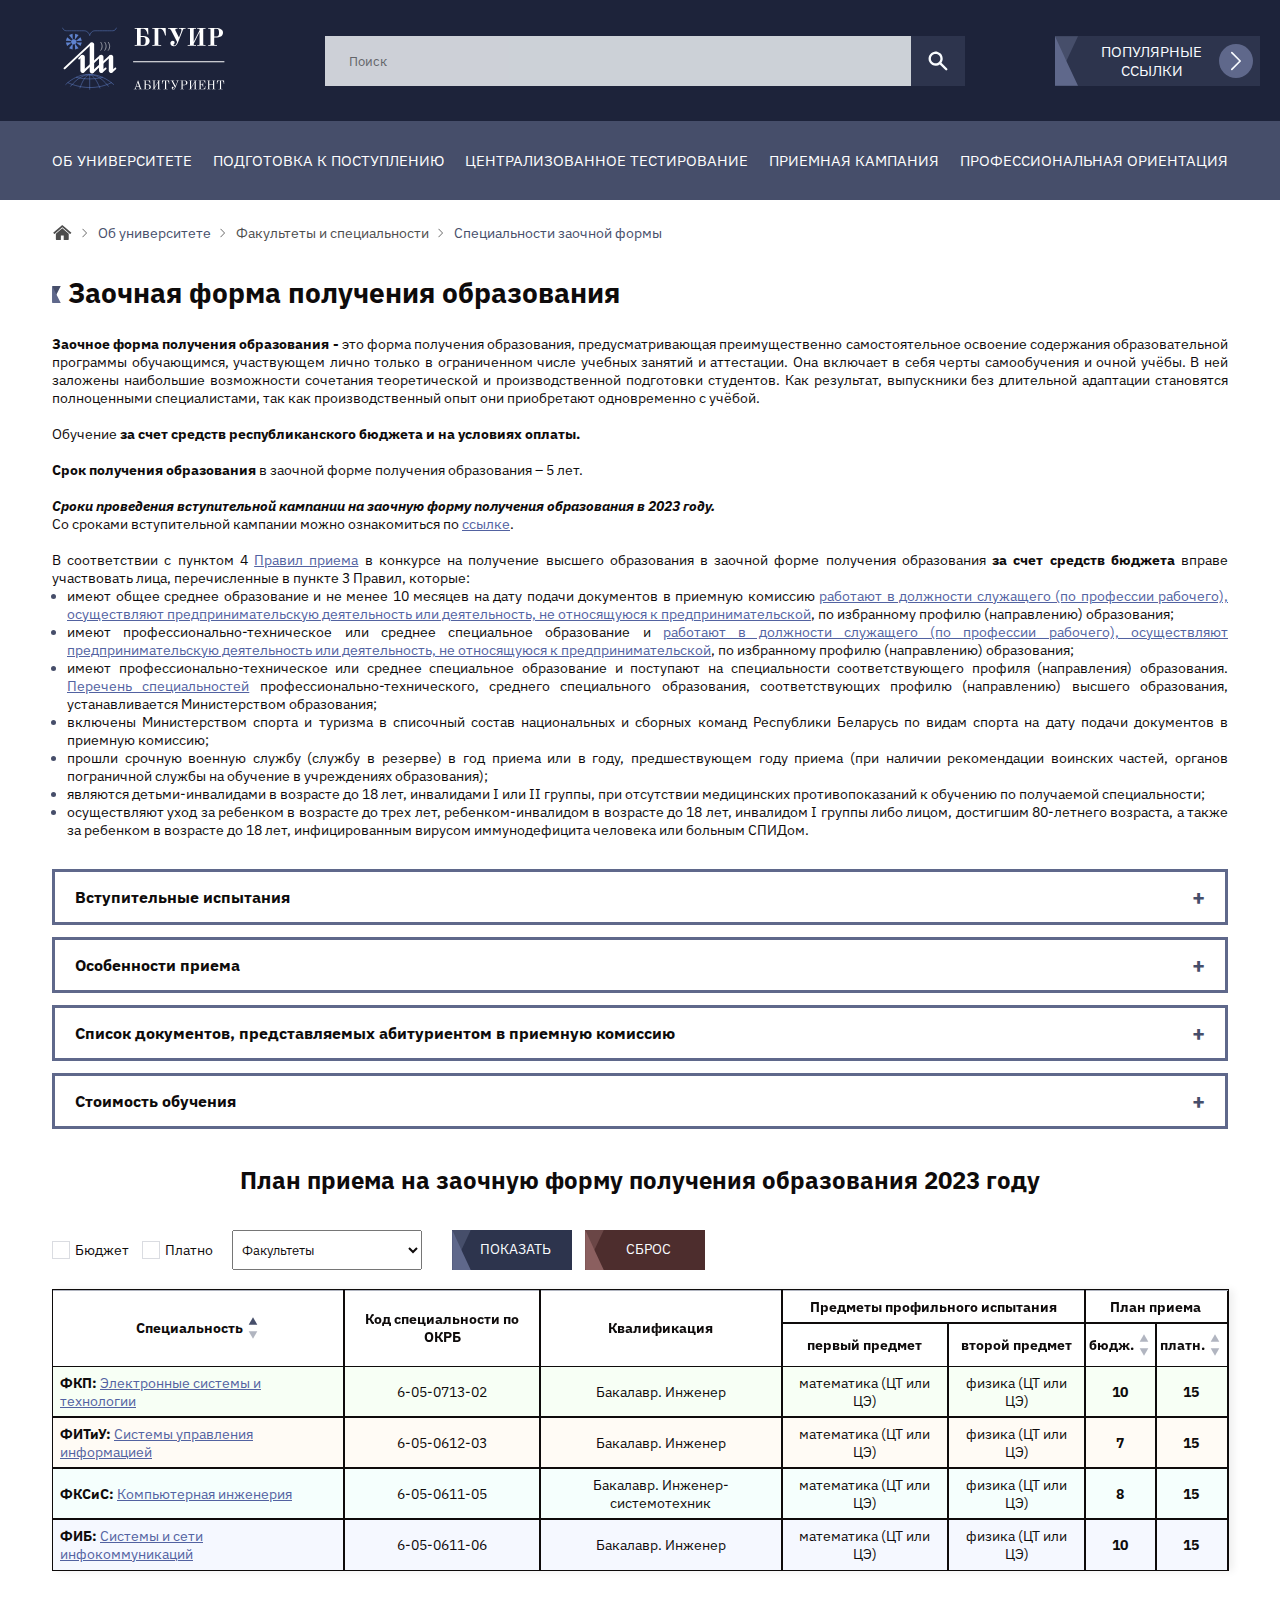
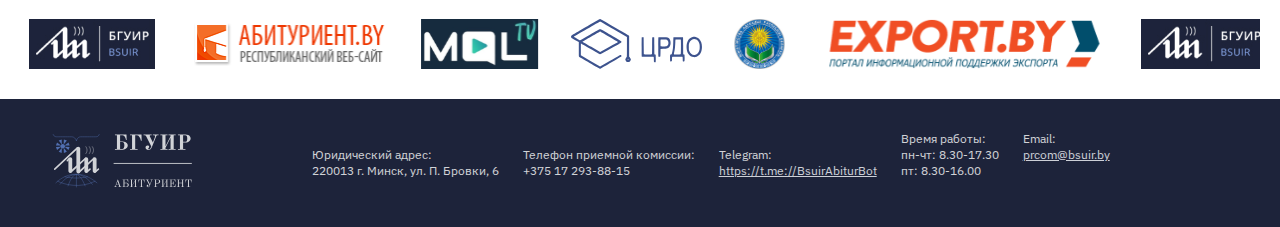
<file: zaochnaya-forma-obucheniya.html>
<!DOCTYPE HTML>
<html>
<head>
    <meta name="Description" content="Подробности о заочной форме обучения в БГУИР.">
    <meta name="Keywords" content="заочное обучение в БГУИР, заочная форма образования БГУИР">
    <meta name="viewport" content="width=device-width, initial-scale=1">
    <meta name="yandex-verification" content="5498c31a18562ba2">
    <meta http-equiv="Content-Type" content="text/html; charset=utf-8">
    <meta http-equiv="origin-trial" content="AymqwRC7u88Y4JPvfIF2F37QKylC04248hLCdJAsh8xgOfe/dVJPV3XS3wLFca1ZMVOtnBfVjaCMTVudWM//5g4AAAB7eyJvcmlnaW4iOiJodHRwczovL3d3dy5nb29nbGV0YWdtYW5hZ2VyLmNvbTo0NDMiLCJmZWF0dXJlIjoiUHJpdmFjeVNhbmRib3hBZHNBUElzIiwiZXhwaXJ5IjoxNjk1MTY3OTk5LCJpc1RoaXJkUGFydHkiOnRydWV9"><meta http-equiv="origin-trial" content="A+xK4jmZTgh1KBVry/UZKUE3h6Dr9HPPioFS4KNCzify+KEoOii7z/[base64]"><meta http-equiv="origin-trial" content="AymqwRC7u88Y4JPvfIF2F37QKylC04248hLCdJAsh8xgOfe/dVJPV3XS3wLFca1ZMVOtnBfVjaCMTVudWM//5g4AAAB7eyJvcmlnaW4iOiJodHRwczovL3d3dy5nb29nbGV0YWdtYW5hZ2VyLmNvbTo0NDMiLCJmZWF0dXJlIjoiUHJpdmFjeVNhbmRib3hBZHNBUElzIiwiZXhwaXJ5IjoxNjk1MTY3OTk5LCJpc1RoaXJkUGFydHkiOnRydWV9"><script async="" src="https://googleads.g.doubleclick.net/pagead/viewthroughconversion/724683479/?random=1688038435837&amp;cv=11&amp;fst=1688038435837&amp;bg=ffffff&amp;guid=ON&amp;async=1&amp;gtm=45be36s0&amp;u_w=1920&amp;u_h=1080&amp;url=https%3A%2F%2Fabitur.bsuir.by%2Fochnaya-dnevnaya-forma-obucheniya&amp;ref=https%3A%2F%2Fabitur.bsuir.by%2Fochnaya-dnevnaya-forma-obucheniya&amp;hn=www.googleadservices.com&amp;frm=0&amp;tiba=%D0%AD%D0%BB%D0%B5%D0%BA%D1%82%D1%80%D0%BE%D0%BD%D0%BD%D1%8B%D0%B9%20%D0%90%D0%B1%D0%B8%D1%82%D1%83%D1%80%D0%B8%D0%B5%D0%BD%D1%82%20%D0%91%D0%93%D0%A3%D0%98%D0%A0%20-%20%D0%9E%D1%87%D0%BD%D0%B0%D1%8F%20%D0%B4%D0%BD%D0%B5%D0%B2%D0%BD%D0%B0%D1%8F%20%D1%84&amp;auid=1760865741.1687160740&amp;uaa=x86&amp;uab=64&amp;uafvl=Not.A%252FBrand%3B8.0.0.0%7CChromium%3B114.0.5735.135%7CGoogle%2520Chrome%3B114.0.5735.135&amp;uamb=0&amp;uap=Windows&amp;uapv=10.0.0&amp;uaw=0&amp;data=event%3Dgtag.config&amp;rfmt=3&amp;fmt=4"></script>
    <meta http-equiv="X-UA-Compatible" content="IE=edge">
    <meta property="og:image" content="https://abitur.bsuir.by/m/12_113227_1_54863.jpg">
    <link rel="preconnect" href="https://fonts.gstatic.com">
    <link href="https://fonts.googleapis.com/css2?family=IBM+Plex+Sans:ital,wght@0,400;0,700;1,500&amp;display=swap" rel="stylesheet"> 
    <link rel="canonical" href="https://abitur.bsuir.by/ochnaya-dnevnaya-forma-obucheniya">
    <link rel="icon" type="image/x-icon" href="imgs/favicon.ico">
    <link rel="stylesheet" href="styles/style.css"/>
    <!-- <link rel="preload" href="/online/layouts/501/fonts/font-new/IBMPlexSans-Regular.woff2" as="font" type="font/woff2" crossorigin> -->
    <!-- <link rel="preload" href="/online/layouts/501/fonts/font-new/IBMPlexSans-Medium.woff2" as="font" type="font/woff2" crossorigin> -->
    <!-- <link rel="stylesheet" type="text/css" href="/cms/js/fancybox/fancybox.css"> -->
    <!-- <script src="/cms/js/fancybox/fancybox.js"></script> -->
    <!-- <script language="JavaScript" src="/cms/js/online_edit.js"></script> -->
    <!-- <script src="/online/layouts/501/js/jssor.slider.mini.js"></script> -->
    <script async="" src="https://www.googletagmanager.com/gtag/js?id=G-9DLPE32Q33&amp;cx=c&amp;_slc=1"></script>
    <script async="" src="https://www.google-analytics.com/analytics.js"></script>
    <script src="scripts/common_window.js"></script>
    <script async="" src="https://www.googletagmanager.com/gtm.js?id=GTM-KDNXBXR"></script>
    <script src="scripts/jquery-1.9.1.min.js"></script>
    <script src="scripts/script.js"></script>
    <title>Электронный Абитуриент БГУИР - Очная дневная форма обучения</title>
    <script>
        $(document).ready(function () {
            var countSTR = 8;
            $('ul.menu__block').each(function (index, dateElement) {
                var dateEl = $(dateElement);
                var childrencount = dateEl.attr("childrencount");
                if (childrencount>countSTR) {
                    var htmlEl = '<div class="menu__wrapper">';
                    var flag = 1;
                    dateEl.find('ul.menu__list').each(function (index1, dateElement1) {
                        var dateEl1 = $(dateElement1);
                        var counter = dateEl1.attr("counter");
                        //if (counter%countSTR == 0 && countSTR*flag != childrencount) {
                        if (counter>countSTR*flag) {
                            //dateEl1.after('</div><div class="menu__wrapper">');
                            htmlEl = htmlEl + '</div><div class="menu__wrapper"><ul class="menu__list" counter="'+counter+'">' + dateEl1.html() + '</ul>';
                            flag = flag + 1;
                        } else {
                            htmlEl = htmlEl + '<ul class="menu__list" counter="'+counter+'">' + dateEl1.html() + '</ul>';
                        }
                    });
                    htmlEl = htmlEl+'</div>';
                    dateEl.find('div.menu__hidden-box').html(htmlEl);
                }
            });
        });
    </script>
</head>
<body class="body">
    <!-- Google Tag Manager (noscript) -->
    <noscript><iframe src="https://www.googletagmanager.com/ns.html?id=GTM-KDNXBXR" height="0" width="0" style="display:none;visibility:hidden"></iframe></noscript>
    <!-- End Google Tag Manager (noscript) -->
    <header class="header">
        <div class="wrapper header__wrapper">
            <a href="index.html">
                <img class="logo" src="imgs/main logo/logo.svg" alt="To main page">
            </a>
            <script>
                String.prototype.trim = function () {
                    return this.replace(/^\s*/, "").replace(/\s*$/, "");
                };
                function checkSearch(){
                    var s = String (document.frm.what_find.value);
                    if(document.frm.what_find.value==''){
                        window.alert('Заполните поле поиска!!!');
                        return false;
                    } else {
                        if(s.trim()==''){
                            window.alert('Заполните поле поиска текстом!!!');
                            return false;
                        }
                    }
                    return true;
                }
            </script>
            <form class="search-form header__search-form" action="" method="get" accept-charset="utf-8">
                <!-- <input class="search-form__input h4" type="text" placeholder="Поиск"> -->
                <input type="hidden" name="resID" value="113227">
                <input type="hidden" name="lang" value="ru">
                <input type="hidden" name="menuItemID" value="-1">
                <input type="hidden" name="noshow" value="1">
                <input class="search-form__input h4" placeholder="Поиск" name="q" onclick="this.value=''" onselect="this.value=''">
                <!-- <input value='' name="img" class="button search-form__button" type="submit"> -->
                <button class="button search-form__button">
                    <svg class="search-form__img" xmlns="http://www.w3.org/2000/svg" xmlns:xlink="http://www.w3.org/1999/xlink">
                        <use xlink:href="imgs/icons/search_sprite.svg#search"></use>
                    </svg>
                </button>
            </form>
            <button class="button button--corner header__links">
                ПОПУЛЯРНЫЕ ССЫЛКИ
                <div class="header__links-circle">
                    <img src="imgs/icons/arrow.svg" class="header__links-arrow">
                </div>
            </button>
        </div>
        <nav class="menu">
            <div class="wrapper header__wrapper--menu">
                <ul class="menu__block" id="m1" childrenCount="5">
                    <span>Об университете</span>
                    <div class="menu__hidden-box">
                        <div class="menu__wrapper">
                            <ul class="menu__list" counter="1">
                                <span class="menu__list-title"><a href="10-prichin-vybrat-bguir.html" target="_self">10 причин выбрать БГУИР</a></span>
                            </ul>
                            <ul class="menu__list" counter="2">
                                <span class="menu__list-title"><a href="mrti-bguir.html" target="_self">МРТИ-БГУИР</a></span>
                            </ul>
                            <ul class="menu__list" counter="3">
                                <span class="menu__list-title"><a href="fakultety-i-spetsialnosti.html" target="_self">Факультеты и специальности</a></span>
                                <li class="menu__item">
                                    <a href="ochnaya-dnevnaya-forma-obucheniya.html" target="_self">Специальности дневной формы</a>
                                </li>
                                <li class="menu__item">
                                    <a href="zaochnaya-forma-obucheniya.html" target="_self">Специальности заочной формы</a>
                                </li>
                            </ul>
                        </div>
                    </div>
                </ul>
                <ul class="menu__block" id="m2" childrenCount="0">
                    <span>Подготовка к поступлению</span>
                </ul>
                <ul class="menu__block" id="m3" childrenCount="0">
                    <span>Централизованное тестирование</span>
                </ul>
                <ul class="menu__block" id="m4" childrenCount="1">
                    <span>Приемная кампания</span>
                    <div class="menu__hidden-box">
                        <div class="menu__wrapper">
                            <ul class="menu__list" counter="1">
                                <span class="menu__list-title"><a href="algoritm-abiturienta.html" target="_self">Алгоритм абитуриента</a></span>
                            </ul>
                        </div>
                    </div>
                </ul>
                <ul class="menu__block" id="m5" childrenCount="1">
                    <span>Профессиональная ориентация</span>
                    <div class="menu__hidden-box">
                        <div class="menu__wrapper">
                            <ul class="menu__list" counter="1">
                                <span class="menu__list-title"><a href="ddo.html" target="_self">Дифференциально-диагностический опросник</a></span>
                            </ul>
                        </div>
                    </div>
                </ul>
            </div>
            <div class="wrapper header__wrapper--mobile">
                <button class="button menu__btn" id="m1"><span class="menu__btn-text">Об университете<img class="menu__img" src="imgs/icons/arrow.svg"></span></button>
                <div class="menu__mobile-block hidden">
                    <ul class="menu__list menu__list--mibile">
                        <a class="menu__list-title" href="10-prichin-vybrat-bguir.html" target="_self">10 причин выбрать БГУИР</a>
                    </ul>
                    <ul class="menu__list menu__list--mibile">
                        <a class="menu__list-title" href="mrti-bguir.html" target="_self">МРТИ-БГУИР</a>
                    </ul>
                    <ul class="menu__list menu__list--mibile">
                        <a class="menu__list-title" href="fakultety-i-spetsialnosti.html" target="_self">Факультеты и специальности</a>
                        <li class="menu__item menu__item--mobile">
                            <a href="ochnaya-dnevnaya-forma-obucheniya.html" target="_self">Специальности дневной формы</a>
                        </li>
                        <li class="menu__item menu__item--mobile">
                            <a href="zaochnaya-forma-obucheniya.html" target="_self">Специальности заочной формы</a>
                        </li>
                    </ul>
                </div>
                <button class="button menu__btn" id="m2"><span class="menu__btn-text">Подготовка к поступлению<img class="menu__img" src="imgs/icons/arrow.svg"></span></button><button class="button menu__btn" id="m3"><span class="menu__btn-text">Централизованное тестирование<img class="menu__img" src="imgs/icons/arrow.svg"></span></button><button class="button menu__btn" id="m4"><span class="menu__btn-text">Приемная кампания<img class="menu__img" src="imgs/icons/arrow.svg"></span></button>
                <div class="menu__mobile-block hidden">
                    <ul class="menu__list menu__list--mibile">
                        <a class="menu__list-title" href="algoritm-abiturienta.html" target="_self">Алгоритм абитуриента</a>
                    </ul>
                </div>
                <button class="button menu__btn" id="m5"><span class="menu__btn-text">Профессиональная ориентация<img class="menu__img" src="imgs/icons/arrow.svg"></span></button>
                <div class="menu__mobile-block hidden">
                    <ul class="menu__list menu__list--mibile">
                        <a class="menu__list-title" href="ddo.html" target="_self">Дифференциально-диагностический опросник</a>
                    </ul>
                </div>
            </div>
        </nav>
    </header>
    <main class="nomain-content">
        <div class="breadcrumbs">
            <a href="index.html" target="_self">
                <img src="imgs/icons/home.svg">
            </a>
            <span>Об университете</span>
            <a href="/ru/fakultety-i-spetsialnosti" target="_self">Факультеты и специальности</a>
            <span>Специальности заочной формы</span>
        </div>
        <h1>
            Заочная форма получения образования
        </h1>
        <p style="text-align: justify;">
            <strong>Заочное форма получения образования - </strong>это форма получения образования, предусматривающая преимущественно самостоятельное освоение содержания образовательной программы обучающимся, участвующем лично только в ограниченном числе учебных занятий и аттестации. Она включает в себя черты самообучения и очной учёбы. В ней заложены наибольшие возможности сочетания теоретической и производственной подготовки студентов. Как результат, выпускники без длительной адаптации становятся полноценными специалистами, так как производственный опыт они приобретают одновременно с учёбой.
        </p>
        <p style="text-align: justify;">
            <br>
            Обучение <strong>за счет средств республиканского бюджета и на условиях оплаты.</strong>
        </p>
        <p style="text-align: justify;">
            <br>
            <strong>Срок получения образования</strong> в заочной форме получения образования – 5 лет.
        </p>
        <p>
            &nbsp;
        </p>
        <p>
            <em><strong>Сроки проведения вступительной кампании на заочную форму получения образования в 2023 году.</strong></em>
            <br>
            Со сроками вступительной кампании можно ознакомиться по <a href="https://abitur.bsuir.by/sroki-provedeniya-vstupitelnoy-kampanii">ссылке</a>.
        </p>
        <p style="text-align: justify;">
            &nbsp;
        </p>
        <p style="text-align: justify;">
            В соответствии с пунктом 4 <a href="https://abitur.bsuir.by/pravila-priema">Правил приема</a> в конкурсе на получение высшего образования в заочной форме получения образования <strong>за счет средств бюджета</strong> вправе участвовать лица, перечисленные в пункте 3 Правил, которые:
        </p>
        <ul>
            <li style="text-align: justify;">
                имеют общее среднее образование и не менее 10 месяцев на дату подачи документов в приемную комиссию <a href="/m/12_113227_1_55239.pdf">работают в должности служащего (по профессии рабочего), осуществляют предпринимательскую деятельность или деятельность, не относящуюся к предпринимательской</a>, по избранному профилю (направлению) образования;
            </li>
            <li style="text-align: justify;">
                имеют профессионально-техническое или среднее специальное образование и <a href="/m/12_113227_1_55239.pdf">работают в должности служащего (по профессии рабочего), осуществляют предпринимательскую деятельность или деятельность, не относящуюся к предпринимательской</a>, по избранному профилю (направлению) образования;
            </li>
            <li style="text-align: justify;">
                имеют профессионально-техническое или среднее специальное образование и поступают на специальности соответствующего профиля (направления) образования. <a href="/m/12_113227_1_55207.pdf">Перечень специальностей</a> профессионально-технического, среднего специального образования, соответствующих профилю (направлению) высшего образования, устанавливается Министерством образования;
            </li>
            <li style="text-align: justify;">
                включены Министерством спорта и туризма в списочный состав национальных и сборных команд Республики Беларусь по видам спорта на дату подачи документов в приемную комиссию;
            </li>
            <li style="text-align: justify;">
                прошли срочную военную службу (службу в резерве) в год приема или в году, предшествующем году приема (при наличии рекомендации воинских частей, органов пограничной службы на обучение в учреждениях образования);
            </li>
            <li style="text-align: justify;">
                являются детьми-инвалидами в возрасте до 18 лет, инвалидами I или II группы, при отсутствии медицинских противопоказаний к обучению по получаемой специальности;
            </li>
            <li style="text-align: justify;">
                осуществляют уход за ребенком в возрасте до трех лет, ребенком-инвалидом в возрасте до 18 лет, инвалидом I группы либо лицом, достигшим 80-летнего возраста, а также за ребенком в возрасте до 18 лет, инфицированным вирусом иммунодефицита человека или больным СПИДом.
            </li>
        </ul>
        <p style="text-align: justify;">
            &nbsp;
        </p>
        <p class="toggler">
            <strong>Вступительные испытания</strong>
        </p>
        <div>
            <p style="text-align: justify;">
                Абитуриенты сдают <em><strong>три вступительных испытания</strong></em> по трем учебным предметам в форме централизованного тестирования и (или) централизованного экзамена: <em><strong>по белорусскому или русскому языку</strong></em> (по выбору) и <strong><em>по двум учебным предметам</em></strong> (профильные испытания) в соответствии с избранной специальностью. Предметы профильных испытаний смотрите в таблице ниже.
            </p>
            <p style="text-align: justify;">
                &nbsp;
            </p>
            <p style="text-align: justify;">
                <strong>Отметками, приравниваемыми к неудовлетворительным</strong> по результатам централизованного тестирования или централизованного экзамена и по результатам вступительных испытаний в учреждениях высшего образования, оцениваемых по стобалльной шкале, в баллах по стобалльной шкале от 0 до 100 баллов (включительно) для лиц, поступающих для получения общего высшего и специального высшего образования, за исключением военных факультетов, являются:<br>
                по учебному предмету "Белорусский язык" или "Русский язык" - отметки от 0 до 9 баллов (включительно);<br>
                по первому предмету профильного испытания "Математика" - отметки от 0 до 19 баллов (включительно);<br>
                по второму предмету профильного испытания "Физика" - отметки от 0 до 9 баллов (включительно);<br>
                по второму предмету профильного испытания "Иностранный язык" - отметки от 0 до 14 баллов (включительно).
            </p>
        </div>
        <p class="toggler">
            <strong>Особенности приема</strong>
        </p>
        <div>
            <p style="text-align: justify;">
                При желании поступать на наиболее востребованные экономикой специальности в соответствии с абзацем 18 части первой пункта 23, абзацами 3 и 14 части первой пункта 26 Правил приема абитуриент указывает в заявлении название факультета и соответствующую ему специальность из списка наиболее востребованных экономикой в пределах выбранной группы в порядке приоритета, определенного им самим. При этом количество записей в заявлении ограничивается количеством специальностей из списка наиболее востребованных экономикой в выбранной абитуриентом группе.
            </p>
            <p>
                &nbsp;
            </p>
            <p style="text-align: justify;">
                <em><strong>за счет средств бюджета:</strong></em><br>
                Абитуриенты имеют возможность участвовать в конкурсе на любое число факультетов и соответствующих им специальностей в рамках группы 3 <strong><em>в порядке приоритета, определенного им самим в заявлении</em></strong> при подаче документов.<br>
                <br>
                &nbsp;
            </p>
            <p style="text-align: justify;">
                <strong><em>на условиях оплаты:</em></strong><br>
                Абитуриенты могут участвовать в конкурсе на любое число специальностей выбранной группы. Абитуриент может указать в заявлении факультеты и соответствующие им специальности в порядке предпочтения одновременно в рамках групп 3 и 4, при этом абитуриент указывает все выбранные факультеты и соответствующие им специальности одной группы, затем, при желании, – второй. Если абитуриент не проходит на факультеты и соответствующие им специальности первой из указанной в заявлении группы, он участвует в конкурсе на факультеты и соответствующие им специальности следующей группы при наличии вакантных мест.
            </p>
            <p style="text-align: justify;">
                <br>
                <br>
                Распределение специальностей по группам в соответствии с <a href="/poryadok-priema-v-bguir">порядком приема.</a>
            </p>
        </div>
        <p class="toggler">
            <strong>Список документов, представляемых абитуриентом в приемную комиссию</strong>
        </p>
        <div style="text-align: justify;">
            <p>
                Абитуриенты (законные представители несовершеннолетних абитуриентов или представители, действующие на основании доверенности, удостоверенной нотариально или уполномоченным должностным лицом) предъявляют документ, удостоверяющий личность, и подают в приемную комиссию университета следующие документы:
            </p>
            <p>
                &nbsp;
            </p>
            <p>
                <u><strong>обязательный перечень документов:</strong></u>
            </p>
            <ul style="margin-left: 40px;">
                <li>
                    заявление на имя руководителя УВО по установленной Министерством образования форме;
                </li>
                <li style="text-align: justify;">
                    оригинал аттестата об общем среднем образовании, либо оригиналы диплома о профессионально-техническом образовании и приложения к нему, либо оригиналы диплома о среднем специальном образовании и приложения к нему, за исключением нижеуказанных случаев:
                    <ul style="margin-left: 40px;">
                        <li>
                            оригинал аттестата об общем среднем образовании и оригиналы диплома о профессионально-техническом образовании на основе общего среднего образования и приложения к нему <strong><em>(для лиц, получивших профессионально-техническое образование на основе общего среднего образования); </em></strong>
                        </li>
                        <li>
                            оригинал аттестата об общем среднем образовании и оригиналы диплома о среднем специальном образовании на основе общего среднего образования и приложения к нему <strong><em>(для лиц, получивших среднее специальное образование на основе общего среднего образования); </em></strong>
                        </li>
                    </ul>
                </li>
                <li style="text-align: justify;">
                    оригиналы сертификатов централизованного тестирования, проведенного в Республике Беларусь в 2022 или 2023 году <em><strong>(за исключением случаев, когда в соответствии с <a href="/pravila-priema">Правилами приема</a> предоставление сертификатов ЦТ не требуется); </strong></em>
                </li>
                <li style="text-align: justify;">
                    оригиналы сертификатов централизованного экзамена, проведенного в Республике Беларусь в 2023 году <strong><em>(за исключением случаев, когда в соответствии с <a href="/pravila-priema">Правилами приема</a> предоставление сертификатов ЦЭ не требуется); </em></strong>
                </li>
                <li style="text-align: justify;">
                    характеристику , выданную учреждением общего среднего образования либо учреждением, реализующим образовательные программы профессионально-технического или среднего специального образования, по форме и в порядке, устанавливаемым Министерством образования <strong><em><strong><em>(<strong><em>для лиц, получивших общее среднее, профессионально-техническое образование или среднее специальное образование в год приема в УВО)</em></strong>;</em></strong></em></strong>
                </li>
                <li style="text-align: justify;">
                    медицинскую справку о состоянии здоровья по форме, установленной Министерством здравоохранения;
                </li>
                <li>
                    документы, подтверждающие право абитуриента на льготы при зачислении для получения высшего образования <em><strong>(при наличии)</strong></em>;
                </li>
                <li>
                    2 фотографии 3*4;
                </li>
            </ul>
            <p>
                &nbsp;
            </p>
            <p>
                <u><strong>дополнительный перечень документов (при необходимости):</strong></u>
            </p>
            <ul style="margin-left: 40px;">
                <li>
                    выписка (копия) из трудовой книжки, и (или) копия гражданско-правового договора, и (или) копия свидетельства о государственной регистрации индивидуального предпринимателя, и (или) документы, подтверждающие осуществление лицами деятельности, не относящейся к предпринимательской <strong><em>(для абитуриентов, поступающих на очную (вечернюю), заочную или дистанционную форму получения образования за счет средств бюджета);</em></strong>
                </li>
                <li>
                    заключение врачебно-консультационной или медико-реабилитационной экспертной комиссии об отсутствии медицинских противопоказаний к обучению по получаемой специальности и присваиваемой квалификации <em><strong>(для лиц с нарушением зрения, слуха, функций опорно-двигательного аппарата, детей-инвалидов в возрасте до 18 лет, инвалидов I, II или III группы); </strong></em>
                </li>
                <li>
                    заключение государственного центра коррекционно-развивающего обучения и реабилитации или справка об освоении содержания образовательной программы специального образования на уровне общего среднего образования <strong><em>(для лиц с нарушением зрения, слуха, функций опорно-двигательного аппарата, жалеющих сдавать вступительные испытания согласно части первой пункта 18 Правил приема);</em></strong>
                </li>
                <li>
                    рекомендация педагогического совета учреждения образования <strong><em>(в случаях, установленных <a href="/pravila-priema">Правилами приема</a>);</em></strong>
                </li>
                <li>
                    рекомендация воинской части, органа пограничной службы, органов внутренних дел на обучение в учреждениях образования&nbsp; <strong><em>(для лиц, прошедших срочную военную службу (службу в резерве) в год приема или в году, предшествующем году приема, поступающих на очную (вечернюю), заочную или дистанционную форму получения образования, а также для лиц, указанных в абзацах седьмом, десятом, тринадцатом и четырнадцатом части первой пункта 26, абзаце шестом части второй пункта 27, абзаце шестом части четвертой пункта 34 <a href="/pravila-priema">Правил приема</a>);</em></strong>
                </li>
                <li>
                    рекомендация должностного лица, осуществляющего общее руководство сводной ротой почетного караула при подготовке и проведении государственных торжественных мероприятий<strong><em> (для лиц, указанных в абзаце 11 части 1 пункта 26 <a href="/pravila-priema">Правил приема</a>);</em></strong>
                </li>
                <li>
                    ходатайство соответствующей федерации (союза, ассоциации) по виду (видам) спорта, включенной в реестр федераций (союзов, ассоциаций) по виду (видам) спорта, а при отсутствии такой федерации (союза, ассоциации) - ходатайство иной республиканской федерации (союза, ассоциации) по виду (видам) спорта, а также оригинал и копия классификационной книжки, подтверждающей наличие не ниже I спортивного разряда, либо оригинал и копия удостоверения о спортивном звании "Мастер спорта Республики Беларусь международного класса" или "Мастер спорта Республики Беларусь" либо справка, подтверждающая спортивные достижения, выданная Министерством спорта и туризма или главным управлением (управлением) спорта и туризма областного (Минского городского) исполкома <strong><em>(для лиц, указанных в пункте 33 <a href="/pravila-priema">Правил приема</a>);</em></strong>
                </li>
                <li>
                    справка о подтверждении нахождения в списочном составе национальной или сборной команды Республики Беларусь по виду (видам) спорта, выданная Министерством спорта и туризма <em><strong>(для лиц, поступающих на очную (вечернюю), заочную или дистанционную форму получения образования, включенных в списочный состав национальных и сборных команд Республики Беларусь по видам спорта на дату подачи документов в приемную комиссию УВО);</strong></em>
                </li>
                <li>
                    справка о результатах сдачи вступительных испытаний в учреждения высшего, среднего специального или профессионально-технического образования<em><strong> (для лиц, сдавших соответствующие вступительные испытания в УВО);</strong></em>
                </li>
                <li>
                    документы, подтверждающие осуществление абитуриентом ухода за ребенком в возрасте до трех лет, ребенком-инвалидом в возрасте до 18 лет, инвалидом I группы либо лицом, достигшим 80-летнего возраста, а также за ребенком в возрасте до 18 лет, инфицированным вирусом иммунодефицита человека или больным СПИДом <strong><em>(для абитуриентов, поступающих на очную (вечернюю), заочную или дистанционную форму получения образования за счет средств бюджета);</em></strong>
                </li>
            </ul>
            <p>
                &nbsp;
            </p>
            <p>
                Приемная комиссия вправе дополнительно запросить у абитуриента документы, необходимые для принятия соответствующего решения.
            </p>
            <p>
                К перечисленным документам, исполненным на иностранном языке, одновременно прилагается удостоверенный нотариально их перевод на белорусский или русский язык.
            </p>
            <p>
                Более подробную информацию о документах смотрите <a href="https://abitur.bsuir.by/dokumenty-dlya-postupleniya">по ссылке.</a>
            </p>
        </div>
        <p class="toggler">
            <strong>Стоимость обучения</strong>
        </p>
        <div>
            <p style="text-align: justify;">
                Оплата производится 2 раза в год по 50% стоимости обучения в сроки, предусмотренные договором.
            </p>
            <p style="text-align: justify;">
                Первокурсникам необходимо произвести первый платеж по 31 августа.
            </p>
            <p style="text-align: justify;">
                Со стоимостью обучения можно ознакомиться <a href="https://www.bsuir.by/ru/oplata-obucheniya">по ссылке</a>.
            </p>
        </div>
        <p>
            &nbsp;
        </p>
        <p>
            &nbsp;
        </p>
        <h2 style="text-align: center;">
            План приема на заочную форму получения образования 2023 году
        </h2>
        <p>
            &nbsp;
        </p>
        <!-- <script>
            $(document).ready(function() {
                $('div.load').load("this_variable_does_not_do_anything", function() {
//checkselect
                    (function ($) {
                        function setChecked(target) {
                            var parent = $(target).closest('div.checkselect');
                            var checked = $(target).find("input[type='checkbox']:checked").length;
                            if (checked) {
                                $(target).find("select option:first").html("Выбрано: " + checked);
                                if ( parent.attr('name') == 'faculties' ) {
                                    $(target).find('select option:first').html('Факультетов: '+ checked);
                                }
                                if ( parent.attr('name') == 'fo' ) {
                                    $(target).find('select option:first').html('Форм обучения: '+ checked);
                                }
                            } else {
                                if ( parent.attr('name') == 'faculties' ) {
                                    $(target).find('select option:first').html('Факультеты');
                                }
                                if ( parent.attr('name') == 'fo' ) {
                                    $(target).find('select option:first').html('Форма обучения');
                                }
                            }
                        }
                        // $.fn.checkselect = function () {
                        //     this.wrapInner('<div class="checkselect-popup"></div>');
                        //     this.prepend('<div class="checkselect-control">' + '<select class="form-control"><option></option></select>' + '<div class="checkselect-over"></div>' + '</div>');
                        //     this.each(function () {
                        //         setChecked(this);
                        //     });
                        //     this.find('input[type="checkbox"]').click(function () {
                        //         setChecked($(this).parents(".checkselect"));
                        //     });
                        // };
                    })(jQuery);
                    $(".checkselect").checkselect();
//table
                    const tbody = document.querySelector(".table tbody");
                    let tableRows;
                    let tableArr = [];
                    function getRows() {
                        tableRows = document.querySelectorAll(".table tbody tr");
                    }
                    function getMatrix() {
                        getRows();
                        tableRows.forEach((row) => {
                            tableArr.push(row.querySelectorAll("td"));
                        });
                    }
                    function setCellAtribut() {
                        getMatrix();
                        tableRows.forEach((row, i) => {
                            tableArr[i].forEach((cell, j) => {
                                cell.setAttribute("data-id-cell", j);
                            });
                        });
                    }
                    function checkCellNumbers(e) {
                        setCellAtribut();
                        tableRows.forEach((row, i) => {
                            tableArr[i].forEach((cell) => {
                                if (e.target == cell) {
                                    let x = +cell.getAttribute("data-id-cell");
                                    deleteColorCell();
                                    setColorCell(row, i, x);
                                }
                            });
                        });
                    }
                    function deleteColorCell() {
                        tableArr.forEach((row) => {
                            row.forEach((cell) => {
                                cell.classList.remove("table__row-fitu--active");
                                cell.classList.remove("table__row-fksis--active");
                                cell.classList.remove("table__row-fre--active");
                                cell.classList.remove("table__row-ief--active");
                                cell.classList.remove("table__row-fik--active");
                                cell.classList.remove("table__row-iit--active");
                                cell.classList.remove("table__row-vf--active");
                                cell.classList.remove("table__row-fkp--active");
                            });
                        });
                    }
                    function setColorCell(row, rowID, cellID) {
                        if (cellID != 0) {
                            for (let i = rowID; i >= 0; i--) {
                                tableArr[i][cellID].classList.add(`${row.className}--active`);
                            }
                            for (let i = cellID; i >= 0; i--) {
                                tableArr[rowID][i].classList.add(`${row.className}--active`);
                            }
                        }
                    }
                    tbody.addEventListener("mouseover", checkCellNumbers);
                });
            });
        </script> -->
        <div class="load">
    <title>Форма заказа</title>
    <meta http-equiv="Content-Type" content="text/html;charset=utf-8">
    <script language="JavaScript1.2">
        function setParameter(str, parameter, value) {
            i = str.indexOf(parameter);
            tmp = '';
            if (i >=0) {
                tmp = str.replace()
            }
        }
        function getNextPage(i) {
                    var param = /(pagenum=)\d*/;
            var newparam = 0;
            if (i > 0) {
                newparam = 1;
            }
            else {
                newparam = -1;
            }
            var tmp = new String(document.location);
            var loc = tmp.replace(param, "pagenum="+newparam);
            if (loc == tmp) {
                loc += "&pagenum="+newparam;
            }
            document.location = loc;
            return false;
        }
    </script>
    <form class="filter filter--paid-fac">
        <input id="budget" class="filter__input" type="checkbox">
        <label class="filter__label" for="budget"> Бюджет</label>
        <input id="paid" class="filter__input" type="checkbox">
        <label for="paid" class="filter__label">Платно</label>
        <div class="filter__checkselect checkselect" name="faculties">
            <div class="checkselect-control">
                <select class="form-control">
                    <option>Факультеты</option>
                </select>
                <div class="checkselect-over"></div>
            </div>
            <div class="checkselect-popup">
                <input id="fkp" class="filter__input" type="checkbox" name="faculties[]" value="1">
                <label for="fkp" class="filter__label checkselect__label"> ФКП</label>
                <input id="fitu" class="filter__input" type="checkbox" name="faculties[]" value="2">
                <label for="fitu" class="filter__label checkselect__label"> ФИТУ</label>
                <input id="fre" class="filter__input" type="checkbox" name="faculties[]" value="3">
                <label for="fre" class="filter__label checkselect__label"> ФРЭ</label>
                <input id="fksis" class="filter__input" type="checkbox" name="faculties[]" value="4">
                <label for="fksis" class="filter__label checkselect__label"> ФКСиС</label>
                <input id="fik" class="filter__input" type="checkbox" name="faculties[]" value="5">
                <label for="fik" class="filter__label checkselect__label"> ФИБ</label>
                <input id="ief" class="filter__input" type="checkbox" name="faculties[]" value="6">
                <label for="ief" class="filter__label checkselect__label"> ИЭФ</label>
            </div>
        </div>
        <div class="filter__checkselect checkselect" name="fo" style="visibility: collapse; display: none;">
            <div class="checkselect-control">
                <select class="form-control">
                    <option>Форм обучения: 1</option>
                </select>
                <div class="checkselect-over"></div>
            </div>
            <div class="checkselect-popup">
                <input id="day" class="filter__input" type="checkbox" name="forms[]" value="1">
                <label for="day" class="filter__label checkselect__label"> Дневная</label>
                <input id="zaoch" class="filter__input" type="checkbox" name="forms[]" value="2" checked="">
                <label for="zaoch" class="filter__label checkselect__label"> Заочная</label>
                <input id="shortday" class="filter__input" type="checkbox" name="forms[]" value="3">
                <label for="shortday" class="filter__label checkselect__label"> Дневная сокр.</label>
                <input id="shortzaoch" class="filter__input" type="checkbox" name="forms[]" value="4">
                <label for="shortzaoch" class="filter__label checkselect__label"> Заочная сокр.</label>
                <input id="distant" class="filter__input" type="checkbox" name="forms[]" value="5">
                <label for="distant" class="filter__label checkselect__label"> Дистанционная</label>
            </div>
        </div>
        <button class="button button--forms" type="button" onclick="showData()" data-send="">Показать</button>
        <button class="button button--forms button--reset" type="button" onclick="resetData()">Сброс</button>
    </form>
    <div class="table-wrapper">
        <div class="table__column-blocks">
            <div class="table__special-cell table__block-cell" style="height: 122px;">
              <div class="table__sort-wrapper">
                <span>Специальность</span>
                <div class="table__sort-icons">
                    <span class="table__sort-icon table__sort-icon--active" onclick="sortData(this, true)">
                        <svg>
                            <use xlink:href="imgs/icons/site_sprite.svg#triangle-up"></use>
                        </svg>
                    </span>
                    <span class="table__sort-icon" onclick="sortData(this, false)">
                        <svg>
                            <use xlink:href="imgs/icons/site_sprite.svg#triangle-down"></use>
                        </svg>
                    </span>
                </div>
            </div>
        </div>
        <div class="table__block-cell table__row-fkp" style="height: 69px;">
          <strong>ФКП: </strong><a href="/fakultety-i-spetsialnosti/elektronnye-sistemy-i-tekhnologii">Электронные системы и технологии</a>
      </div>
      <div class="table__block-cell table__row-fitu" style="height: 69px;">
          <strong>ФИТиУ: </strong><a href="/fakultety-i-spetsialnosti/sistemy-upravleniya-informatsiey">Системы управления информацией</a>
      </div>
      <div class="table__block-cell table__row-fksis" style="height: 69px;">
          <strong>ФКСиС: </strong><a href="/fakultety-i-spetsialnosti/kompyuternaya-inzheneriya">Компьютерная инженерия</a>
      </div>
      <div class="table__block-cell table__row-fik" style="height: 69px;">
          <strong>ФИБ: </strong><a href="/fakultety-i-spetsialnosti/sistemy-i-seti-infokommunikatsiy">Системы и сети инфокоммуникаций</a>
      </div>
    </div>
    <div class="scroll">
        <table class="table table--bordered">
            <thead>
                <tr>
                    <th rowspan="2" class="table__column-spec">
                        <div class="table__sort-wrapper">
                            <span>Специальность</span>
                            <div class="table__sort-icons">
                                <span class="table__sort-icon table__sort-icon--active" onclick="sortData(this, true)">
                                    <svg>
                                        <use xlink:href="imgs/icons/site_sprite.svg#triangle-up"></use>
                                    </svg>
                                </span>
                                <span class="table__sort-icon" onclick="sortData(this, false)">
                                    <svg>
                                        <use xlink:href="imgs/icons/site_sprite.svg#triangle-down"></use>
                                    </svg>
                                </span>
                            </div>
                        </div>
                    </th>
                    <th rowspan="2" class="table__column-code">
                        Код специальности по ОКРБ
                    </th>
                    <th rowspan="2" class="table__column-kval">
                        Квалификация
                    </th>
                    <th colspan="2" class="table__column-exam">
                        Предметы профильного испытания
                    </th>
                    <th colspan="2" class="table__column-zaoch">
                        План приема
                    </th>
                </tr>
                <tr>
                    <th class="table__column-exam">
                        первый предмет
                    </th>
                    <th class="table__column-exam">
                        второй предмет
                    </th>
                    <th class="table__column-zaoch table__column-zaoch--budget">
                        <div class="table__sort-wrapper">
                            <span>бюдж.</span>
                            <div class="table__sort-icons">
                                <span class="table__sort-icon" onclick="sortData(this, true)">
                                    <svg>
                                        <use xlink:href="imgs/icons/site_sprite.svg#triangle-up"></use>
                                    </svg>
                                </span>
                                <span class="table__sort-icon" onclick="sortData(this, false)">
                                    <svg>
                                        <use xlink:href="imgs/icons/site_sprite.svg#triangle-down"></use>
                                    </svg>
                                </span>
                            </div>
                        </div>
                    </th>
                    <th class="table__column-zaoch table__column-zaoch--paid">
                        <div class="table__sort-wrapper">
                            <span>платн.</span>
                            <div class="table__sort-icons">
                                <span class="table__sort-icon" onclick="sortData(this, true)">
                                    <svg>
                                        <use xlink:href="imgs/icons/site_sprite.svg#triangle-up"></use>
                                    </svg>
                                </span>
                                <span class="table__sort-icon" onclick="sortData(this, false)">
                                    <svg>
                                        <use xlink:href="imgs/icons/site_sprite.svg#triangle-down"></use>
                                    </svg>
                                </span>
                            </div>
                        </div>
                    </th>
                </tr>
            </thead>
            <tbody>
                <tr class="table__row-fkp" id="3">
                    <td class="table__column-spec table__td-fkp" data-id-cell="0">
                        <strong>ФКП: </strong><a href="/fakultety-i-spetsialnosti/elektronnye-sistemy-i-tekhnologii">Электронные системы и технологии</a>
                    </td>
                    <td class="table__column-code table__td-fkp" data-id-cell="1">6-05-0713-02</td>
                    <td class="table__column-kval table__td-fkp" data-id-cell="2">Бакалавр. Инженер</td>
                    <td class="table__column-exam table__td-fkp" data-id-cell="3">математика (ЦТ или ЦЭ)</td>
                    <td class="table__column-exam table__td-fkp" data-id-cell="4">физика (ЦТ или ЦЭ)</td>
                    <td class="table__column-zaoch--budget table__td-fkp val" data-id-cell="5">10</td>
                    <td class="table__column-zaoch--paid table__td-fkp val" data-id-cell="6">15</td>
                </tr>
                <tr class="table__row-fitu" id="7">
                    <td class="table__column-spec table__td-fitu" data-id-cell="0">
                        <strong>ФИТиУ: </strong><a href="/fakultety-i-spetsialnosti/sistemy-upravleniya-informatsiey">Системы управления информацией</a>
                    </td>
                    <td class="table__column-code table__td-fitu" data-id-cell="1">6-05-0612-03</td>
                    <td class="table__column-kval table__td-fitu" data-id-cell="2">Бакалавр. Инженер</td>
                    <td class="table__column-exam table__td-fitu" data-id-cell="3">математика (ЦТ или ЦЭ)</td>
                    <td class="table__column-exam table__td-fitu" data-id-cell="4">физика (ЦТ или ЦЭ)</td>
                    <td class="table__column-zaoch--budget table__td-fitu val" data-id-cell="5">7</td>
                    <td class="table__column-zaoch--paid table__td-fitu val" data-id-cell="6">15</td>
                </tr>
                <tr class="table__row-fksis" id="13">
                    <td class="table__column-spec table__td-fksis" data-id-cell="0">
                        <strong>ФКСиС: </strong><a href="/fakultety-i-spetsialnosti/kompyuternaya-inzheneriya">Компьютерная инженерия</a>
                    </td>
                    <td class="table__column-code table__td-fksis" data-id-cell="1">6-05-0611-05</td>
                    <td class="table__column-kval table__td-fksis" data-id-cell="2">Бакалавр. Инженер-системотехник</td>
                    <td class="table__column-exam table__td-fksis" data-id-cell="3">математика (ЦТ или ЦЭ)</td>
                    <td class="table__column-exam table__td-fksis" data-id-cell="4">физика (ЦТ или ЦЭ)</td>
                    <td class="table__column-zaoch--budget table__td-fksis val" data-id-cell="5">8</td>
                    <td class="table__column-zaoch--paid table__td-fksis val" data-id-cell="6">15</td>
                </tr>
                <tr class="table__row-fik" id="17">
                    <td class="table__column-spec table__td-fik" data-id-cell="0">
                        <strong>ФИБ: </strong><a href="/fakultety-i-spetsialnosti/sistemy-i-seti-infokommunikatsiy">Системы и сети инфокоммуникаций</a>
                    </td>
                    <td class="table__column-code table__td-fik" data-id-cell="1">6-05-0611-06</td>
                    <td class="table__column-kval table__td-fik" data-id-cell="2">Бакалавр. Инженер</td>
                    <td class="table__column-exam table__td-fik" data-id-cell="3">математика (ЦТ или ЦЭ)</td>
                    <td class="table__column-exam table__td-fik" data-id-cell="4">физика (ЦТ или ЦЭ)</td>
                    <td class="table__column-zaoch--budget table__td-fik val" data-id-cell="5">10</td>
                    <td class="table__column-zaoch--paid table__td-fik val" data-id-cell="6">15</td>
                </tr>
            </tbody>
        </table>
        <div class="empty_data" style="display:none">По заданным параметрам ничего не найдено. Измените критерии поиска.</div>
    </div>
    </div>
    <script>
    //table
        const columnBox = document.querySelector(".table__column-blocks"),
        filterBox = document.querySelector(".filter"),
        filterBtn = filterBox.querySelector("[data-send]");
        function columnRender() {
            const mediaQuery = window.matchMedia("(max-width: 1000px)");
            if (mediaQuery.matches) {
                const tableRow = document.querySelectorAll(".table tr");
                columnBox.innerHTML = "";
                tableRow.forEach((row, i) => {
                    const cellContent = row.querySelector(".table__column-spec");
                    if (cellContent != null && row.style.display != "none") {
                        const newCell = document.createElement("div");
                        if (i == 0) {
                            newCell.style.height = `${document.querySelector(".table thead").clientHeight}px`;
                            newCell.classList.add("table__special-cell");
                        }
                        newCell.classList.add("table__block-cell");
                        newCell.innerHTML = cellContent.innerHTML;
                        columnBox.append(newCell);
                        if (row.parentNode.tagName.toLowerCase() == "tbody") {
                            setHeight(newCell, row);
                            newCell.classList.add(row.className);
                        }
                    }
                });
            }
        }
        function setHeight(cell, row) {
            if (row.offsetHeight > cell.offsetHeight) {
                cell.style.height = `${row.offsetHeight}px`;
            } else if (row.offsetHeight < cell.offsetHeight) {
                row.style.height = `${cell.offsetHeight}px`;
            }
        }
        columnRender();
        filterBox.addEventListener("click", (e) => {
            const mediaQuery = window.matchMedia("(max-width: 1000px)");
            if (mediaQuery.matches) {
                if (e.target === filterBtn) {
                    e.preventDefault();
                    columnRender();
                }
            }
        });
        window.addEventListener("resize", () => {
            const mediaQuery = window.matchMedia("(max-width: 1000px)");
            if (mediaQuery.matches) {
                columnRender();
            }
        });
    //tColor
        function tColorInit() {
            const tbody = document.querySelector(".table tbody");
            let tableRows;
            let tableArr = [];
            function getRows() {
                tableRows = document.querySelectorAll(".table tbody tr");
            }
            function getMatrix() {
                getRows();
                tableRows.forEach((row) => {
                    tableArr.push(row.querySelectorAll("td"));
                });
            }
            function setCellAtribut() {
                getMatrix();
                tableRows.forEach((row, i) => {
                    tableArr[i].forEach((cell, j) => {
                        cell.setAttribute("data-id-cell", j);
                    });
                });
            }
            function checkCellNumbers(e) {
                setCellAtribut();
                tableRows.forEach((row, i) => {
                    tableArr[i].forEach((cell) => {
                        if (e.target == cell) {
                            let x = +cell.getAttribute("data-id-cell");
                            deleteColorCell();
                            setColorCell(row, i, x);
                        }
                    });
                });
            }
            function deleteColorCell() {
                tableArr.forEach((row) => {
                    row.forEach((cell) => {
                        cell.classList.remove("table__row-fitu--active");
                        cell.classList.remove("table__row-fksis--active");
                        cell.classList.remove("table__row-fre--active");
                        cell.classList.remove("table__row-ief--active");
                        cell.classList.remove("table__row-fik--active");
                        cell.classList.remove("table__row-iit--active");
                        cell.classList.remove("table__row-vf--active");
                        cell.classList.remove("table__row-fkp--active");
                    });
                });
            }
            function setColorCell(row, rowID, cellID) {
                if (cellID != 0) {
                    for (let i = rowID; i >= 0; i--) {
                        tableArr[i][cellID].classList.add(`${row.className}--active`);
                    }
                    for (let i = cellID; i >= 0; i--) {
                        tableArr[rowID][i].classList.add(`${row.className}--active`);
                    }
                }
            }
            tbody.addEventListener("mouseover", checkCellNumbers);
        }
        tColorInit();
        var classArray = ["table__column-day--budget", "table__column-zaoch--budget", "table__column-shortday--budget", "table__column-shortzaoch--budget", "table__column-day--paid", "table__column-zaoch--paid", "table__column-shortday--paid", "table__column-shortzaoch--paid", "table__column-distant--paid"];
        var bClassShow = ["table__column-day--budget", "table__column-zaoch--budget", "table__column-shortday--budget", "table__column-shortzaoch--budget"];
        var pClassShow = ["table__column-day--paid", "table__column-zaoch--paid", "table__column-shortday--paid", "table__column-shortzaoch--paid", "table__column-distant--paid"];
        var dClassShow = ["table__column-day--budget", "table__column-day--paid"];
        var zClassShow = ["table__column-zaoch--budget", "table__column-zaoch--paid"];
        var dsClassShow = ["table__column-shortday--budget", "table__column-shortday--paid"];
        var zsClassShow = ["table__column-shortzaoch--budget", "table__column-shortzaoch--paid"];
        var distClassShow = ["table__column-distant--paid"];
        var fArray = new Array();
        var fArrayShow = new Array();
        function sumArray(a1, a3){
            var rArray = new Array();
            if ( a1.length != 0 &&  a3.length != 0 ) {
                for (var i=0; i<a1.length; i++) {
                    for (var j=0; j<a3.length; j++) {
                        if ( a1[i] == a3[j] ) {
                            rArray.push(a1[i]);
                        }
                    }
                }
            } else {
                if ( a1.length == 0 ) {
                    rArray = a3;
                } 
                if ( a3.length == 0 ) {
                    rArray = a1;
                }
            }
            return rArray;
        }
        function checkData() {
            var a1 = new Array();
            var a3 = new Array();
            if ( $('input#budget').is(':checked') ){
                for (var i=0; i<bClassShow.length; i++) {
                    a1.push(bClassShow[i]);
                }
            }
            if ( $('input#paid').is(':checked') ){
                for (var i=0; i<pClassShow.length; i++) {
                    a1.push(pClassShow[i]);
                }
            }
            if ( $('input#day').is(':checked') ){
                for (var i=0; i<dClassShow.length; i++) {
                    a3.push(dClassShow[i]);
                }
            }
            if ( $('input#zaoch').is(':checked') ){
                for (var i=0; i<zClassShow.length; i++) {
                    a3.push(zClassShow[i]);
                }
            }
            if ( $('input#shortday').is(':checked') ){
                for (var i=0; i<dsClassShow.length; i++) {
                    a3.push(dsClassShow[i]);
                }
            }
            if ( $('input#shortzaoch').is(':checked') ){
                for (var i=0; i<zsClassShow.length; i++) {
                    a3.push(zsClassShow[i]);
                }
            }
            if ( $('input#distant').is(':checked') ){
                for (var i=0; i<distClassShow.length; i++) {
                    a3.push(distClassShow[i]);
                }
            }
            return sumArray(a1, a3);
        }
        function contains(el, arr){
            var flag = false;
            for (var i=0; i<=arr.length; i++) {
                if ( el == arr[i] ) {
                    flag = true;
                }
            }
            return flag;
        }
        function getFaculty() {
            $('div.filter__checkselect:first input[type=checkbox]').each(function (index, dateElement) {
                var dateEl = $(dateElement);
                var id = dateEl.attr("id");
                var classStr = "table__row-"+id;
                fArray.push(classStr);
                if ( dateEl.is(':checked') ){
                    fArrayShow.push(classStr);
                }
            });
        }
        function showArray(classShow, classHide) {
            for (var i=0; i<classShow.length; i++) {
                $('table.table .'+classShow[i]).show();
            }
            for (var i=0; i<classHide.length; i++) {
                $('table.table .'+classHide[i]).hide();
            }
        }
        function showArrays(classShow, classHide) {
            if ( classShow.length == 0 ) {
                showArray(classHide, classShow);
            } else {
                showArray(classShow, classHide);
            }
        }
        function correctThead() {
            $('table.table tr:first th').slice(2).show();
            var arr = $('table.table tr:first th');
            for (var i=4; i<arr.length; i++) {
                var classStr = $(arr[i]).attr('class');
                var arrShow = $('table.table .'+classStr+':visible');
                if ( arrShow.length == 1 ) {
                    $(arrShow[0]).hide();
                } else {
                    $(arrShow[0]).attr('colspan', arrShow.length-1);
                }
            }
        }
        function correctTbody() {
            $('table.table tbody tr:visible').each(function (index, dateElement) {
                var dateEl = $(dateElement);
                var count = 0;
                dateEl.find('td.val:visible').each(function (index1, dateElement1) {
                    var dateEl1 = $(dateElement1);
                    if ( "&nbsp;" != dateEl1.html().trim() ) {
                        count = count+1;
                    }
                });
                if ( count == 0 ) {
                    dateEl.hide();
                }
            });
            if ( $('table.table tbody tr:visible').length == 0 ) {
                $('table.table').hide();
                $('div.empty_data').show();
            }
        }
        function showData() {
            $('div.empty_data').hide();
            $('table.table').show();
            var classShow = new Array();
            var classHide = new Array();
            classShow = checkData();
            for (var i=0; i<classArray.length; i++) {
                if ( !contains(classArray[i], classShow) ) {
                    classHide.push(classArray[i]);
                }
            } 
            if ( !($('input#distant').is(':checked') && $('input#budget').is(':checked')) ){
                showArrays(classShow, classHide);
            } else {
                showArray(classShow, classHide);
            }
            correctThead();
            fArrayShow = new Array();
            var fArrayHide = new Array();
            getFaculty();
            for (var i=0; i<fArray.length; i++) {
                if ( !contains(fArray[i], fArrayShow) ) {
                    fArrayHide.push(fArray[i]);
                }
            }
            showArrays(fArrayShow, fArrayHide);
            correctTbody();
            columnRender();
            tColorInit();
        }
        function resetData() {
            $('input#budget').prop('checked', true);
            $('input#paid').prop('checked', true);
            $('div[name=faculties]').find('input[type=checkbox]').prop('checked', true);
            showData();
            sortData($('th.table__column-spec').find('span.table__sort-icon:first') , true);
            $('input#budget').prop('checked', false);
            $('input#paid').prop('checked', false);
            $('div[name=faculties]').find('input[type=checkbox]').prop('checked', false);
            $('div[name=faculties]').find('option').html("Факультеты");
            columnRender();
            tColorInit();
        }
        function sortData(thisNode, sort) {
            var thisEl = $(thisNode);
            $('.table__sort-icon').removeClass('table__sort-icon--active');
            thisEl.addClass('table__sort-icon--active');
            var sortTH = thisEl.closest('th');
            if ( sortTH.length == 0 ) {
                sortTH = $('table.table').find('th.table__column-spec');
                if ( sort ) {
                    sortTH.find('span.table__sort-icon:first').addClass('table__sort-icon--active');
                } else {
                    sortTH.find('span.table__sort-icon:last').addClass('table__sort-icon--active');
                }
            }
            var arr = new Array();
            var sortSpec = false;
            if ( sortTH.attr('class') == 'table__column-spec' ) {
                sortSpec = true;
            } else {
                arr = sortTH.attr('class').split(' ');
            }
            var arrData = new Array();
            $('table.table tbody tr').each(function (index, dateElement) {
                var dateEl = $(dateElement);
                var sortValue = "";
                if ( sortSpec ) {
                    sortValue = dateEl.attr('id');
                } else {
                    sortValue = dateEl.find('td.'+arr[1]).html().trim();
                }
                arrData.push([dateEl.attr('id'), sortValue, dateEl.attr('class'), dateEl.is(':visible'), dateEl.html()]);
            });
            arrData.sort(function (a, b) {
                var d1 = a[1];
                if ( "&nbsp;" == d1 ) {
                    d1 = 0;
                }
                var d2 = b[1];
                if ( "&nbsp;" == d2 ) {
                    d2 = 0;
                }
                if ( sort ) {
                    return d1-d2;
                } else {
                    return d2-d1;
                }
            });
            var str = '';
            for (var i=0; i<arrData.length; i++) {
                var arrTemp = arrData[i];
                var visible = "";
                if ( !arrTemp[3] ) {
                    visible = ' style="display: none;"';
                }
                str = str + '<tr class="'+arrTemp[2]+'" id="'+arrTemp[0]+'"'+visible+'>'+arrTemp[4]+'</tr>';
            }
            $('table.table tbody').html(str);
            columnRender();
            tColorInit();
        }   
    </script>
    </div>
    </main>
        <footer class="footer">
            <div class="footer__banners">
                <div class="footer__banners_content">
                    <a class="footer__banner" href="https://www.bsuir.by/" rel="nofollow" target="_blank">
                        <img class="footer__banner_img" alt="портал БГУИР" src="imgs/logos/logo-bsuir.jpg"/>
                    </a>
                    <a class="footer__banner" href="https://abiturient.by/" rel="nofollow" target="_blank">
                        <img class="footer__banner_img" alt="АБИТУРИЕНТ.BY" src="imgs/logos/logo-abitur.svg"/>
                    </a>
                    <a class="footer__banner" href="https://www.youtube.com/channel/UCnAG9KWPnPhniEH7ezu0yew" rel="nofollow" target="_blank">
                        <img class="footer__banner_img" alt="MOL TV" src="imgs/logos/logo-moltv.svg"/>
                    </a>
                    <a class="footer__banner" href="https://crdo.bsuir.by/" rel="nofollow" target="_blank">
                        <img class="footer__banner_img" alt="ЦРДО" src="imgs/logos/logo-crdo.svg"/>
                    </a>
                    <a class="footer__banner" href="https://edu.gov.by/" rel="nofollow" target="_blank">
                        <img class="footer__banner_img" alt="Министерство образования Республики Беларусь" src="imgs/logos/logo-minobr.svg"/>
                    </a>
                    <a class="footer__banner" href="https://export.by/" rel="nofollow" target="_blank">
                        <img class="footer__banner_img" alt="export.by" src="imgs/logos/logo-export.svg"/>
                    </a>
                </div>
            </div>
            <div class="footer__all-size">
                <div class="wrapper footer__wrapper--info">
                    <a href="#">
                        <img class="logo footer__logo" src="imgs/main logo/logo.svg" alt="">
                    </a>
                    <div class="footer__content-box">
                        <div class="information footer__information">
                            <p class="footer__description">
                                Юридический адрес:<br>
                                220013 г. Минск, ул. П. Бровки, 6
                            </p>
                            <p class="footer__description">
                                Телефон приемной комиссии:<br>
                                +375 17 293-88-15
                            </p>
                            <p class="footer__description">
                                Telegram:<br>
                                <a class="footer__link" href="https://t.me://BsuirAbiturBot">https://t.me://BsuirAbiturBot</a>
                            </p>
                        </div>
                        <div class="information footer__information">
                            <p class="footer__description">
                                Время работы:<br>
                                пн-чт: 8.30-17.30<br>
                                пт: 8.30-16.00<br>
                                &nbsp;
                            </p>
                            <p class="footer__description">
                                Email:<br>
                                <a class="footer__link" href="mailto:prcom@bsuir.by">prcom@bsuir.by</a>
                            </p>
                        </div>
                        <p>
                            &nbsp;
                        </p>
                    </div>
                    <div class="acc footer__acc">
                    </div>
                </div>
            </div>
        </footer>
        <div class="popup hidden__opacity">
            <div class="popup__body">
                <a class="popup__close">
                    <img src="imgs/icons/close.svg" alt="">
                </a>
                <div class="popup__content">
                    <p>
                        <!-- <p>
                            <button class="button button--corner popup__btn">Личный кабинет</button>
                        </p> -->
                    </p>
                    <ul class="popup__list">
                        <li class="popup__list-item">
                            <img class="popup__link-img" src="imgs/popup icons/spetial.svg">
                            <a class="popup__link" href="fakultety-i-spetsialnosti.html">Факультеты и специальности</a>
                        </li>
                        <li class="popup__list-item">
                            <img class="popup__link-img" src="imgs/popup icons/programmer.svg">
                            <a class="popup__link" href="#">Учиться на программиста</a>
                        </li>
                        <li class="popup__list-item">
                            <img class="popup__link-img" src="imgs/popup icons/courses.svg">
                            <a class="popup__link" href="#">Подготовительные курсы</a>
                        </li>
                        <li class="popup__list-item">
                            <img class="popup__link-img" src="imgs/popup icons/day.svg">
                            <a class="popup__link" href="ochnaya-dnevnaya-forma-obucheniya.html">Дневное</a>
                        </li>
                        <li class="popup__list-item">
                            <img class="popup__link-img" src="imgs/popup icons/correspondence.svg">
                            <a class="popup__link" href="zaochnaya-forma-obucheniya.html">Заочное</a>
                        </li>
                        <li class="popup__list-item">
                            <img class="popup__link-img" src="imgs/popup icons/distance.svg">
                            <a class="popup__link" href="ddo.html">Дистанционное</a>
                        </li>
                        <li class="popup__list-item">
                            <img class="popup__link-img" src="imgs/popup icons/abbraviated.svg">
                            <a class="popup__link" href="#">Сокращённое</a>
                        </li>
                        <li class="popup__list-item">
                            <img class="popup__link-img" src="imgs/popup icons/too_learn.svg">
                            <a class="popup__link" href="#">Второе высшее</a>
                        </li>
                    </ul>
                </div>
                <div class="popup__content popup__content--bg">
                    <ul class="popup__list popup__list--untop">
                        <li class="popup__list-item">
                            <a class="popup__link popup__link--wite" href="#">Проходные баллы прошлых лет </a>
                        </li>
                        <li class="popup__list-item">
                            <a class="popup__link popup__link--wite" href="#">Сроки вступительной кампании</a>
                        </li>
                        <li class="popup__list-item">
                            <a class="popup__link popup__link--wite" href="https://priem.bsuir.by">Личный кабинет абитуриента</a>
                        </li>
                        <li class="popup__list-item">
                            <a class="popup__link popup__link--wite" href="#">Общежитие</a>
                        </li>
                        <li class="popup__list-item">
                            <a class="popup__link popup__link--wite" href="#">Иностранным абитуриентам </a>
                        </li>
                    </ul>
                    <div class="popup__info">
                        <div class="information popup__information">
                            <p>
                                <span class="popup__contacts">Юридический адрес:</span>
                            </p>
                            <span class="popup__contacts">220013 г. Минск, ул. П. Бровки, 6 </span>
                            <p>
                                <a href="#">
                                    <span class="popup__contacts">
                                        <span class="popup__link popup__link--wite popup__link--footer">Схема корпусов </span>
                                    </span>
                                </a>
                            </p>
                        </div>
                        <div class="popup__info">
                            <div class="information popup__information">
                                <p>
                                    <span class="popup__contacts">Телефон приемной комиссии:</span>
                                </p>
                                <p>
                                    <span class="popup__contacts">+375 17 293-88-15 </span>
                                </p>
                            </div>
                            <div class="popup__info">
                                <div class="information popup__information">
                                    <p>
                                        <span class="popup__contacts">Время работы:</span>
                                    </p>
                                    <p>
                                        <span class="popup__contacts">пн-чт: 8:30-17:30</span>
                                    </p>
                                    <span class="popup__contacts">пт: 8:30-16:00</span>
                                </div>
                                <div class="popup__info">
                                    <div class="information popup__information">
                                        <p>
                                            <span class="popup__contacts popup__contacts--unmargin">Email:</span>
                                        </p>
                                        <p>
                                            <span class="popup__contacts popup__contacts--unmargin">
                                                <a class="popup__link popup__link--wite popup__link--footer" href="#">prcom@bsuir.by</a>
                                            </span>
                                        </p>
                                    </div>
                                    <div class="popup__info">
                                        <div class="information popup__information">
                                            <span class="popup__contacts popup__contacts--unmargin">Telegram: </span>
                                            <p>
                                                <span class="popup__contacts popup__contacts--unmargin">
                                                    <a class="popup__link popup__link--wite popup__link--footer" href="https://t.me://BsuirAbiturBot">https://t.me://BsuirAbiturBot</a>
                                                </span>
                                            </p>
                                        </div>
                                    </div>
                                </div>
                            </div>
                        </div>
                    </div>
                    <p>
                        &nbsp;
                    </p>
                </div>
            </div>
        </div>
<!-- Google Tag Manager -->
        <script>
            (function(w,d,s,l,i){
                w[l]=w[l]||[];w[l].push({'gtm.start': new Date().getTime(),event:'gtm.js'});
                var f=d.getElementsByTagName(s)[0], j=d.createElement(s),dl=l!='dataLayer'?'&l='+l:'';
                j.async=true;j.src= 'https://www.googletagmanager.com/gtm.js?id='+i+dl;f.parentNode.insertBefore(j,f);
            })(window,document,'script','dataLayer','GTM-KDNXBXR');
        </script>
<!-- End Google Tag Manager --> 
        <div style="display:none;">
            <script id="">(function(a,b){(a[b]=a[b]||[]).push(function(){try{a.yaCounter13116508=new Ya.Metrika({id:13116508,enableAll:!0,webvisor:!0})}catch(c){}})})(window,"yandex_metrika_callbacks");</script>
        </div>
        <script id="" src="//mc.yandex.ru/metrika/watch.js"></script>
        <script id="" src="https://www.googletagmanager.com/gtag/js?id=DC-9528256"></script>
        <script id="" src="https://www.googletagmanager.com/gtag/js?id=AW-724683479"></script>
        <noscript>
            <div>
                <img src="//mc.yandex.ru/watch/13116508" style="position:absolute; left:-9999px;" alt="">
            </div>
        </noscript> 
        <script id="">window.dataLayer=window.dataLayer||[];function gtag(){dataLayer.push(arguments)}gtag("js",new Date);gtag("config","DC-9528256");</script>
        <script id="">window.dataLayer=window.dataLayer||[];function gtag(){dataLayer.push(arguments)}gtag("js",new Date);gtag("config","AW-724683479");</script>
        <script src="scripts/footer_banners.js"></script>
    </body>
</html>
</file>
<file: styles/style.css>
.body, html { height: 100%; font-size: 10px }
*, html { font-family: "IBM Plex Sans", sans-serif, Arial }
.body, .header, .menu__wrapper { -webkit-box-orient: vertical; -webkit-box-direction: normal }
.menu__block, .text-center { text-align: center }

.body { display: -webkit-box; display: -ms-flexbox; display: flex; -ms-flex-direction: column; flex-direction: column; line-height: 12px }
.show__flex, h1 { display: -webkit-box; display: -ms-flexbox }
* { margin: 0; padding: 0; -webkit-box-sizing: border-box; box-sizing: border-box; color: #0e0b0b }
a { color: #5262a1; text-decoration: underline }
a:hover { text-decoration: none }
.gcsc-find-more-on-google, .gcsc-find-more-on-google-magnifie, .gcsc-find-more-on-google-magnifier, .gs-imageResult a.gs-title:link, .gs-imageResult a.gs-title:link b, .gs-result .gs-title, .gs-webResult.gs-result a.gs-title:link, .gs-webResult.gs-result a.gs-title:link b { color: #5f688b !important; text-decoration: none; fill: #2d344d !important }
@media screen and (max-width:768px) {
	.body { font-size: 1.2rem; line-height: 1.6rem }
}
.show__flex { display: flex }
.show__opacity { opacity: 1; visibility: visible; -webkit-transition: all 1s ease 0s; transition: all 1s ease 0s }
.hidden__opacity { opacity: 0; visibility: hidden; -webkit-transition: all 1s ease 0s; transition: all 1s ease 0s }
h1 { font-size: 2.8rem; line-height: 3.6rem; color: #0e0b0b; display: flex; -webkit-box-align: baseline; -ms-flex-align: baseline; align-items: baseline; margin-bottom: 24px }
h1::before { content: ""; width: 10px; height: 17px; background: url(../imgs/icons/h1.svg) top left no-repeat; background-size: contain; padding-right: 6px }
@media screen and (max-width:1239px) {
	h1 { font-size: 2.4rem; line-height: 3.1rem }
}
@media screen and (max-width:767px) {
	h1 { font-size: 2rem; line-height: 2.1rem }
	h1::before { width: 6px; height: 15px }
}
h2 { font-size: 2.4rem; line-height: 3.1rem; margin-bottom: 16px }
@media screen and (max-width:1239px) {
	h2 { font-size: 2rem; line-height: 2.6rem }
}
@media screen and (max-width:767px) {
	h2 { font-size: 1.8rem; line-height: 2.3rem; margin-bottom: 10px }
}
h3 { font-size: 2rem; line-height: 2.6rem }
@media screen and (max-width:1239px) {
	h3 { font-size: 1.8rem; line-height: 2.3rem }
}
h4 { font-size: 1.6rem; line-height: 2.1rem }
@media screen and (max-width:767px) {
	h3 { font-size: 1.6rem; line-height: 2.1rem }
	h4 { font-size: 1.4rem; line-height: 1.8rem }
}
.text { font-size: 1.4rem; line-height: 1.8rem }
@media screen and (max-width:768px) {
	.text { font-size: 1.2rem; line-height: 1.6rem }
}
.caption { font-size: 1.2rem; line-height: 1.6rem }
.header__wrapper--menu { display: -webkit-box; display: -ms-flexbox; display: flex; -webkit-box-pack: justify; -ms-flex-pack: justify; justify-content: space-between; -webkit-box-align: center; -ms-flex-align: center; align-items: center }
.header__wrapper--mobile { display: none }
@media screen and (max-width:767px) {
	.caption { font-size: 1rem; line-height: 1.3rem }
	.header__wrapper--menu { display: none }
	.header__wrapper--mobile { display: block }
}
.header__links, .header__wrapper { display: -webkit-box; display: -ms-flexbox }
.header__wrapper { padding: 24px 0 24px 32px; display: flex; -webkit-box-pack: justify; -ms-flex-pack: justify; justify-content: space-between; -webkit-box-align: center; -ms-flex-align: center; align-items: center }
.header__search-form { width: 53% }
@media screen and (max-width:1239px) {
	.header__search-form { width: 48% }
}
@media screen and (max-width:767px) {
	.header__wrapper { -ms-flex-wrap: wrap; flex-wrap: wrap; padding: 12px 0 22px 14px }
	.header__search-form { -webkit-box-ordinal-group: 4; -ms-flex-order: 3; order: 3; width: 100%; margin-top: 24px; margin-right: 14px }
}
.header__links { width: 17%; padding-right: 12px; display: flex; -webkit-box-pack: justify; -ms-flex-pack: justify; justify-content: space-between; -webkit-box-align: center; -ms-flex-align: center; align-items: center }
.header, .header__links-circle { display: -webkit-box; display: -ms-flexbox }
.header__links-circle { border-radius: 100%; background: #5f688b; display: flex; -webkit-box-pack: center; -ms-flex-pack: center; justify-content: center; -webkit-box-align: center; -ms-flex-align: center; align-items: center; padding: 7px 12px }
@media screen and (max-width:1239px) {
	.header__links { font-size: 1.2rem; line-height: 1.6rem; width: 159px }
	.header__links-circle { padding: 5px 9px }
}
.header__links-arrow { width: 10px; height: 20px }
@media screen and (max-width:1239px) {
	.header__links-arrow { width: 8px; height: 16px }
	.header__links-img { height: 40px; width: 22px }
}
.header { background: #1d233a; display: flex; -ms-flex-direction: column; flex-direction: column }
.search-form, .search-form__input { display: -webkit-box; display: -ms-flexbox }
.logo { width: 183px; height: 70px }
@media screen and (max-width:1239px) {
	.logo { width: 157px; height: 60px }
	.search-form__input { height: 40px }
}
@media screen and (max-width:767px) {
	.logo { width: 105px; height: 40px }
}
.wrapper { margin: 0 auto; max-width: 1240px; width: 100% }
.search-form__input { width: 100%; padding: 15px 24px; -webkit-box-sizing: border-box; box-sizing: border-box; background: #f9fcff; opacity: .8; border: none; display: flex; -webkit-box-pack: center; -ms-flex-pack: center; justify-content: center; -webkit-box-align: center; -ms-flex-align: center; align-items: center }
.button, .menu__btn { -webkit-box-align: center }
.search-form__input:focus { outline: 0; border: none; opacity: 1 }
.search-form__button { width: 58px }
@media screen and (max-width:1239px) {
	.search-form__button { width: 40px }
}
.search-form__img { width: 20px; height: 20px; fill: #f9fcff }
@media screen and (max-width:1239px) {
	.search-form__img { width: 15px; height: 16px }
}
.search-form { display: flex }
.button { background: #2d344d; border: none; color: #f9fcff; font-size: 1.5rem; line-height: 1.9rem; padding: 7px; text-transform: uppercase; height: 50px; display: -webkit-box; display: -ms-flexbox; display: flex; -ms-flex-align: center; align-items: center; -webkit-box-pack: center; -ms-flex-pack: center; justify-content: center }
.button:focus { outline: 0; outline-offset: 0; border: none }
.button:hover { cursor: pointer; background: #6e779a }
.button--corner { background: url(../imgs/icons/button-corner.svg) top left no-repeat #2d344d; background-size: contain; padding-left: 30px }
.button--corner:hover { background: url(../imgs/icons/button-corner.svg) top left no-repeat #6e779a }
.button--forms { background: url(../imgs/icons/button-corner.svg) top left no-repeat #2d344d; background-size: contain; padding-left: 14px; font-size: 1.4rem; width: 29%; min-width: 120px; height: 40px }
.button--forms:hover { background: url(../imgs/icons/button-corner.svg) top left no-repeat #6e779a; background-size: contain }
.button--reset { background: url(../imgs/icons/button-reset-corner.svg) top left no-repeat #4d2d2d; background-size: contain; margin-left: 2.5% }
.button--reset:hover { background: url(../imgs/icons/button-reset-corner.svg) top left no-repeat #c79e9e; background-size: contain }
@media screen and (max-width:1239px) {
	.button { height: 40px; font-size: 1.2rem; line-height: 1.6rem }
	.button--corner { padding-left: 25px }
}
.menu__block { font-size: 1.5rem; line-height: 1.9rem; text-transform: uppercase; color: #f9fcff; padding: 30px 0; position: relative }
.menu__block:first-child { padding-left: 32px }
.menu__block:last-child { padding-right: 32px }
.menu__block:hover { color: #96b2ed; cursor: pointer }
.menu__block:hover .menu__hidden-box { display: -webkit-box; display: -ms-flexbox; display: flex }
.menu__block>span { color: #fff }
@media screen and (max-width:1239px) {
	.menu__block { font-size: 1rem; line-height: 1.3rem; text-align: left; padding: 16px 30px }
	.menu__block:first-child { padding-left: 32px }
	.menu__block:last-child { padding-right: 32px }
}
.menu__wrapper { padding: 24px; color: #4d4d4d; border-radius: 0 0 2px 2px; background: #f9fcff; display: -webkit-box; display: -ms-flexbox; display: flex; -ms-flex-direction: column; flex-direction: column; -ms-flex-wrap: wrap; flex-wrap: wrap }
.menu__item:hover, .menu__list-title:hover { color: #96b2ed }
@media screen and (max-width:1239px) {
	.menu__wrapper { padding: 16px }
}
.menu__list { text-align: left; width: -webkit-max-content; width: -moz-max-content; width: max-content; list-style: none; margin-bottom: 10px; max-width: 290px }
.menu__list:last-child { margin-bottom: 0 }
@media screen and (max-width:768px) {
	.menu__list { width: 100%; min-width: 290px }
}
.menu__list--mibile { max-width: 100%; margin-bottom: 0; text-transform: uppercase }
.menu__list-title { margin-bottom: 0; padding-left: 11px; position: relative; font-size: 1.4rem; line-height: 1.8rem; font-weight: 500 }
.menu__list-title::before { position: absolute; top: 8px; left: 0; content: ""; width: 6px; height: 6px; background: #5f688b; margin-right: 4px; vertical-align: baseline }
@media screen and (max-width:1239px) {
	.menu__list-title { font-size: 1.2rem; line-height: 1.6rem }
	.menu__list-title::before { top: 7px; left: 2px; width: 5px; height: 5px }
}
@media screen and (max-width:768px) {
	.menu__list-title { display: block; font-size: 1.4rem; line-height: 1.8rem; margin-bottom: 8px }
	.menu__list-title::before { position: absolute; top: 8px; width: 6px; height: 6px }
}
.menu__item { margin-left: 20px; text-transform: none; margin-bottom: 2px; font-size: 1.6rem; line-height: 2.1rem }
@media screen and (max-width:1240px) {
	.menu__item { font-size: 1.4rem; line-height: 1.8rem }
}
@media screen and (max-width:767px) {
	.menu__item { margin-bottom: 5px; width: 100%; min-width: 290px }
	.menu__item a { display: block; font-size: 1.6rem; line-height: 2.1rem }
}
.menu__hidden-box { position: absolute; top: 79px; display: none; z-index: 100 }
.footer__wrapper--info, .menu__btn { display: -webkit-box; display: -ms-flexbox }
.menu__hidden-box a { color: #4d4d4d; text-decoration: none }
.menu__hidden-box a:hover { color: #96b2ed; text-decoration: underline }
.menu__block:last-of-type .menu__hidden-box, .menu__block:nth-last-child(2) .menu__hidden-box { right: 0 }
@media screen and (max-width:1239px) {
	.menu__hidden-box { top: 45px }
}
@media screen and (max-width:1016px) {
	.menu__hidden-box { top: 58px }
}
.menu__btn { width: 100%; height: 36px; text-align: left; padding: 13px 14px; color: #f9fcff; text-transform: uppercase; font-size: 1.5rem; line-height: 1.9rem; display: flex; -ms-flex-align: center; align-items: center; -webkit-box-shadow: 0 4px 4px rgba(0, 0, 0, .25); box-shadow: 0 4px 4px rgba(0, 0, 0, .25); background: #464e6a }
@media screen and (max-width:676px) {
	.menu__btn { font-size: 1.4rem; line-height: 1.8rem }
}
.menu__img { width: 5px; height: 10px; -webkit-transform: rotate(90deg); transform: rotate(90deg); margin-left: 12px; position: absolute; right: -15px; top: 2px }
.menu__img--active { -webkit-transform: rotate(-90deg); transform: rotate(-90deg) }
.menu__mobile-block { background: #f9fcff; color: #4d4d4d; padding: 10px 14px 4px; font-size: 1.4rem; line-height: 1.8rem }
.menu__mobile-block:last-child { border-bottom: 2px solid #464e6a9e }
.menu__mobile-block a { color: #4d4d4d; text-decoration: none }
.menu__btn-text { position: relative; color: #fff }
.menu { background: #464e6a; color: #f9fcff }
.footer__wrapper--info { display: flex; -webkit-box-align: center; -ms-flex-align: center; align-items: center; -webkit-box-pack: justify; -ms-flex-pack: justify; justify-content: space-between; padding: 32px 24px; color: #f9fcff }
.footer__content-box, .footer__wrapper { display: -webkit-box; display: -ms-flexbox }
@media screen and (max-width:767px) {
	.footer__wrapper--info { -ms-flex-wrap: wrap; flex-wrap: wrap; padding: 16px 14px }
}
.footer__wrapper { display: flex; -webkit-box-align: center; -ms-flex-align: center; align-items: center; -webkit-box-pack: justify; -ms-flex-pack: justify; justify-content: space-between; padding: 36px 32px }
.footer__all-size { background: #1d233a }
.footer__content-box { display: flex; -webkit-box-pack: end; -ms-flex-pack: end; justify-content: flex-end; -webkit-box-align: center; -ms-flex-align: center; align-items: center; width: 70%; opacity: .8 }
.acc, .footer { display: -webkit-box; display: -ms-flexbox }
@media screen and (max-width:767px) {
	.footer__content-box { -webkit-box-orient: vertical; -webkit-box-direction: normal; -ms-flex-direction: column; flex-direction: column; -webkit-box-align: start; -ms-flex-align: start; align-items: flex-start; width: 90% }
}
.footer__information { font-size: 1.2rem; line-height: 1.6rem }
@media screen and (max-width:1239px) {
	.footer__wrapper { overflow: hidden; padding: 30px 32px }
	.footer__information { -webkit-box-orient: vertical; -webkit-box-direction: normal; -ms-flex-direction: column; flex-direction: column; width: 50% }
}
@media screen and (max-width:767px) {
	.footer__information { width: auto }
	.footer__information:last-child { -webkit-box-orient: initial; -webkit-box-direction: initial; -ms-flex-direction: initial; flex-direction: initial }
	.footer__information:last-child>.footer__description { margin-bottom: 0 }
}
.footer__description { padding-right: 24px; color: #fff }
.footer__description p { color: #fff }
@media screen and (max-width:1239px) {
	.footer__description { margin-bottom: 12px }
	.footer__description:last-child { margin-bottom: 0 }
}
.footer__link { color: #f9fcff; text-decoration: underline }
.breadcrumbs a, .news__archive-links, .news__archive-links:hover::after, .news__description { text-decoration: none }
.footer__link:hover { color: #96b2ed }
.footer__logo { width: 157px; height: 60px; opacity: .8 }
@media screen and (min-width:768px) and (max-width:1239px) {
	.footer__logo { width: 146px; height: 56px; margin-right: 74px }
}
@media screen and (max-width:767px) {
	.footer__description:last-child { margin-bottom: 12px }
	.footer__logo { width: 105px; height: 40px; margin-bottom: 12px }
}
@media screen and (max-width:768px) {
	.footer__banners { padding: 15px 12px; font-size: 1.2rem; line-height: 1.6rem }
}
.footer__banners * {
	user-select: none;
}
.footer__banners {
	max-width: 1240px;
	margin: 0 auto;
	width: 100%;
	padding: 24px 32px;
	overflow-x: scroll;
	white-space: nowrap;
	overflow: hidden;
}
.footer__banners_content {
	display: inline-block;
	justify-content: space-between;
	align-items: center;
	gap: 20px;
	overflow: hidden;
}
.footer__banner {
	display: inline-block;
	height: 50px;
	margin-right: 30px;
}
.footer__banner_img {
	max-height: 50px;
	aspect-ratio: auto;
}
.footer__acc-opacity { opacity: .8 }
.footer__acc-opacity:hover { opacity: 1 }
.footer { display: flex; -webkit-box-orient: vertical; -webkit-box-direction: normal; -ms-flex-direction: column; flex-direction: column }
.acc, .table__sort-icons { -ms-flex-direction: column; -webkit-box-orient: vertical; -webkit-box-direction: normal }
.acc__link { padding-bottom: 8px }
.acc__link:last-child { padding-bottom: 0 }
.acc__link:hover img { opacity: .4 }
.acc { display: flex; flex-direction: column }
.main-content, .news__body { display: -webkit-box; display: -ms-flexbox }
.main-content { max-width: 1280px; width: 100%; margin: 0 auto; display: flex; -ms-flex-wrap: wrap; flex-wrap: wrap; font-size: 1.4rem; line-height: 1.8rem }
.main-content__body { margin: 20px 32px }
@media screen and (max-width:1239px) {
	.main-content { -webkit-box-flex: 1; -ms-flex-positive: 1; flex-grow: 1; width: 100% }
	.main-content__body { margin: 10px 12px }
}
.main-content__list { margin-left: 18px; margin-bottom: 16px }
@media screen and (max-width:767px) {
	.footer__acc { height: 120px }
	.main-content__list { font-size: 1.2rem; line-height: 1.6rem }
}
.main-content--no-wrapp { -ms-flex-wrap: nowrap; flex-wrap: nowrap; -webkit-box-orient: vertical; -webkit-box-direction: normal; -ms-flex-direction: column; flex-direction: column; padding-left: 32px; padding-right: 32px }
.gallery { -webkit-box-flex: 1; -ms-flex-positive: 1; flex-grow: 1; margin-bottom: 24px; position: relative; }
.gallery img { width: 100% }
@media screen and (max-width:1239px) {
	.gallery { margin-bottom: 16px }
}
.calendar { margin: 0 60px 40px 32px }
@media screen and (max-width:1239px) {
	.calendar { margin: 0 30px 16px 32px }
}
@media screen and (max-width:768px) {
	.calendar { margin: 0 14px 32px }
}
.news { width: 67% }
.news__body { display: flex; -ms-flex-wrap: wrap; flex-wrap: wrap; -webkit-box-pack: justify; -ms-flex-pack: justify; justify-content: space-between }
.column, .news__title { display: -webkit-box; display: -ms-flexbox }
.news__title { display: flex; -webkit-box-align: baseline; -ms-flex-align: baseline; align-items: baseline }
.news__archive-links { margin-left: auto; color: #4b4b4b; font-size: 1.6rem }
.news__archive-links::after { content: "\2192"; font-weight: 700; font-size: calc(1.6em + .2rem); font-family: Arial }
.news__archive-links:hover { color: #5262a1 }
.news__item { position: relative; margin-bottom: 24px }
.news__date { position: absolute; background-color: #464e6a; color: #fff; font-size: 1.4rem; padding: 4px 7px 6px }
.news__month, .news__number { display: block; text-align: center; color: #fff }
.news__number { font-size: calc(1.6rem + .2rem); font-weight: 700; line-height: 2.1rem }
.news__month { line-height: 1rem }
.news-list__links, .news__description { line-height: 1.8rem; text-transform: uppercase }
.news__link-img { margin-bottom: 8px }
.news__img { width: 256px; height: 135px }
.news__description { display: block; color: #0e0b0b; font-size: 1.4rem; max-height: 70px; overflow-y: hidden; width: 256px }
.news__description:hover { color: #5262a1; text-decoration: underline }
@media screen and (max-width:1148px) {
	.news { width: 62% }
	.news__date { font-size: 1.4rem }
	.news__number { font-size: 1.6rem; line-height: 2.1rem }
	.news__month { line-height: 1rem }
	.news__img { width: 188px; height: 99px }
	.news__description { font-size: 1.4rem; line-height: 1.8rem; max-height: 92px; width: 188px }
}
@media screen and (max-width:914px) {
	.news { width: 54% }
	.news__item:last-child { display: none }
}
@media screen and (max-width:698px) {
	.news__archive-links, .news__date { font-size: 1.4rem }
	.news { width: 45% }
	.news__item { width: 100% }
	.news__archive-links::after { padding-left: 5px }
	.news__number { font-size: calc(1.6rem + .2rem); line-height: 2.1rem }
	.news__month { line-height: 1rem }
	.news__link-img { margin-bottom: 8px }
	.news__img { width: 256px; height: 135px }
	.news__description { font-size: 1.4rem; line-height: 1.8rem; max-height: 70px; overflow-y: hidden; width: 256px }
}
@media screen and (max-width:568px) {
	.news { width: 100%; margin: 0 14px 32px }
	.news__description, .news__img { width: 286px }
	.news__item:last-child { display: block }
	.news__img { height: 150px }
}
.news-list { width: 28%; margin-right: 32px }
.news-list__ul { background-color: rgba(75, 75, 75, .1); padding: 16px 20px; list-style: none }
.news-list__item { padding-bottom: 8px; padding-top: 8px; border-bottom: 1px solid #464e6a6b }
.news-list__item:first-child, .news-list__item:last-child { border-bottom: none }
.news-list__item:first-child { padding: 0 }
.news-list__item:last-child { padding-bottom: 0 }
.news-list__date { font-size: 1.2rem; color: #4b4b4b; font-weight: 500 }
.news-list__links { display: block; color: #0e0b0b; font-size: 1.4rem }
.news-list__links:hover { color: #5f688b }
.form_wrapper1 { display: none }
@media screen and (max-width:864px) {
	.news-list { margin-right: 0; width: 100% }
}
.news-one { width: 68% }
.news-one__date { font-weight: 500; color: #4b4b4b }
.table__column-day--budget, .table__column-day--paid, .table__column-distant--paid, .table__column-shortday--budget, .table__column-shortday--paid, .table__column-shortzaoch--budget, .table__column-shortzaoch--paid, .table__column-zaoch--budget, .table__column-zaoch--paid, .table__special-cell, .toggler, .toggler::after { font-weight: 700 }
.column { display: flex; -ms-flex-wrap: wrap; flex-wrap: wrap }
@media screen and (max-width:864px) {
	.news-one { width: 100% }
	.column--reversed-sm { -ms-flex-wrap: wrap-reverse; flex-wrap: wrap-reverse }
}
.two-columns { display: -webkit-box; display: -ms-flexbox; display: flex; -ms-flex-wrap: wrap; flex-wrap: wrap; -webkit-box-pack: justify; -ms-flex-pack: justify; justify-content: space-between }
.two-columns--grey { background-color: #ededed; padding: 32px 32px 14px }
.two-columns>div { width: 48%; margin-bottom: 10px }
@media screen and (max-width:1110px) {
	.two-columns>div { width: 98%; margin-bottom: 10px }
}
.grey-button { width: 100%; background-color: #5f688b; text-align: left; text-transform: none; -webkit-box-pack: start; -ms-flex-pack: start; justify-content: flex-start; padding-left: 20px; padding-right: 5px; border-bottom: 1px solid #fff; height: auto; margin-bottom: 3px }
.grey-button--active::after, .grey-button::after { content: ""; height: 26px; width: 26px; margin-left: auto }
.grey-button div { display: -webkit-box; display: -ms-flexbox; display: flex; -webkit-box-flex: 1; -ms-flex-positive: 1; flex-grow: 1; padding-right: 20px }
.grey-button::after { background: url(../imgs/icons/arrow.svg) center no-repeat; -webkit-transform: rotate(90deg) scale(.5); transform: rotate(90deg) scale(.5) }
.grey-button--active { background-color: #464e6a }
.grey-button--active::after { background: url(../imgs/icons/arrow.svg) center no-repeat; -webkit-transform: rotate(-90deg) scale(.5); transform: rotate(-90deg) scale(.5) }
.grey-button__block { padding: 20px; background-color: #f9fcff }
@media screen and (max-width:800px) {
	.grey-button__block { padding: 10px; background-color: #f9fcff }
}
.toggler { width: 100%; padding: 16px 20px; border: 3px solid #5f688b; margin-top: 12px; font-size: 1.6rem; display: -webkit-box; display: -ms-flexbox; display: flex }
.toggler+div { display: none; padding: 12px; -webkit-box-shadow: 0 2px 4px rgba(0, 0, 0, .1); box-shadow: 0 2px 4px rgba(0, 0, 0, .1) }
.toggler::after { content: "\002B"; padding-left: 10px; color: #464e6a; font-size: 2.2rem; margin-left: auto }
.no-active::after { content: "\2212" }
@media screen and (max-width:400px) {
	.toggler { font-size: 1.4rem; padding: 10px 15px }
}
.filter { display: grid; grid-template-columns: 80px 80px repeat(2, 190px) minmax(140px, auto) 120px; grid-gap: 10px; margin-bottom: 20px }
.filter--programmist { grid-template-columns: 190px 140px 120px 1fr }
.filter--paid-fac { grid-template-columns: 80px 80px 190px 140px 120px 1fr }
.filter__label { display: -webkit-box; display: -ms-flexbox; display: flex; -webkit-box-align: center; -ms-flex-align: center; align-items: center; cursor: pointer }
.filter__label:last-of-type { margin-right: 1.6% }
.filter__input { display: none }
.filter__label::before { content: ""; width: 16px; height: 16px; border: 1px solid rgba(70, 78, 106, .2); margin-right: 5px }
.filter__input:checked+.filter__label::before { content: ""; background: url(../imgs/icons/check.svg) center no-repeat #464e6a; border: 1px solid rgba(70, 78, 106, .2) }
.filter__checkselect:nth-of-type(2n) { margin-left: 1.6% }
.filter button:nth-last-child(2) { margin-left: auto }
.filter button:last-child { margin-left: 2.5% }
@media screen and (max-width:910px) {
	.filter { font-size: 1.2rem; line-height: 1.6rem; grid-template-columns: 80px 80px minmax(20px, auto) 190px 190px }
	.filter--paid-fac { grid-template-columns: 80px 80px 190px minmax(20px, auto) 120px 120px }
	.filter--programmist { grid-template-columns: 190px 140px 120px 1fr }
	.filter button:nth-last-child(2), .filter__checkselect:first-of-type { grid-column-start: 4 }
	.filter button:last-child { margin-left: auto }
	.filter--paid-fac .filter__checkselect { grid-column-start: 3 }
	.filter--paid-fac button:nth-last-child(2) { grid-column-start: 5 }
	.filter--programmist .filter__checkselect:first-of-type { grid-column-start: 1 }
	.filter--programmist button:nth-last-child(2) { grid-column-start: 2 }
}
@media screen and (max-width:630px) {
	.filter--programmist { grid-template-columns: 190px 130px minmax(130px, auto) }
}
@media screen and (max-width:674px) {
	.filter--paid-fac { grid-template-columns: 80px minmax(80px, auto) 190px; grid-template-rows: 1fr 1fr }
	.filter--paid-fac button:nth-last-child(2) { grid-column-start: 2 }
}
@media screen and (max-width:600px) {
	.filter { grid-template-columns: minmax(175px, auto) minmax(175px, auto) }
	.filter--paid-fac { grid-template-columns: 80px minmax(80px, auto) 190px; grid-template-rows: 1fr 1fr }
	.filter button:nth-last-child(2), .filter__checkselect:first-of-type { grid-column-start: 1 }
	.filter button:last-child { margin-right: auto; margin-left: 0 }
	.filter--paid-fac button:nth-last-child(2) { grid-column-start: 2 }
	.filter--paid-fac .filter__checkselect:first-of-type { grid-column-start: 3 }
	.filter--paid-fac button:last-child { margin-right: 0; margin-left: auto }
}
.flex { display: -webkit-box; display: -ms-flexbox; display: flex; -ms-flex-wrap: wrap; flex-wrap: wrap }
.flex-row, .table__sort-wrapper { display: -webkit-box; display: -ms-flexbox }
.flex__space-between { -webkit-box-pack: justify; -ms-flex-pack: justify; justify-content: space-between }
.flex-row { display: flex }
.flex-row>img { margin-right: 20px }
@media screen and (max-width:520px) {
	.flex-row { display: -webkit-box; display: -ms-flexbox; display: flex; -webkit-box-orient: vertical; -webkit-box-direction: normal; -ms-flex-direction: column; flex-direction: column }
}
.checkselect { position: relative; display: inline-block; min-width: 185px; text-align: left }
.checkselect-control { position: relative; padding: 0 }
.checkselect-control select { position: relative; display: inline-block; width: 100%; margin: 0; padding-left: 5px; height: 40px }
.checkselect-control:hover+.checkselect-popup, .checkselect:hover .checkselect-popup { display: block }
.checkselect-over { position: absolute; left: 0; right: 0; top: 0; bottom: 0; cursor: pointer }
.checkselect-popup { display: none; -webkit-box-sizing: border-box; box-sizing: border-box; margin: 0; padding: 10px 16px; width: 100%; height: auto; max-height: 200px; position: absolute; top: 100%; left: 0; border: 1px solid #dadada; border-top: none; background: #fff; z-index: 9999; overflow: auto; -webkit-user-select: none; -moz-user-select: none; -ms-user-select: none; user-select: none }
.checkselect__label { margin-bottom: 6px; margin-right: 0 }
.checkselect__label:last-child { margin-bottom: 0 }
@media screen and (max-width:600px) {
	.checkselect { min-width: 175px }
}
@media screen and (max-width:420px) {
	.filter--paid-fac .filter__checkselect:first-of-type, .filter--paid-fac button:nth-last-child(2), .filter__checkselect:nth-of-type(2) { grid-column-start: 1 }
	.filter { grid-template-columns: minmax(165px, auto) minmax(80px, auto); grid-gap: 10px }
	.filter button:nth-last-child(2) { margin-left: 0 }
	.filter--paid-fac { grid-template-columns: 120px minmax(120px, auto); grid-template-rows: 1fr 1fr 1fr }
	.checkselect { min-width: 165px }
}
.table { border-spacing: 0; border-collapse: collapse; -webkit-box-shadow: 5px 0 8px rgba(0, 0, 0, .07); box-shadow: 5px 0 8px rgba(0, 0, 0, .07) }
.table>tbody>tr>td, .table>tbody>tr>th, .table>tfoot>tr>td, .table>tfoot>tr>th, .table>thead>tr>td, .table>thead>tr>th { padding: 7px; vertical-align: middle; border-top: 1px solid #464e6a6b }
.table>thead>tr>td, .table>thead>tr>th { padding: 7px 4px; vertical-align: middle; border-top: 1px solid #464e6a6b }
.table--bordered { border: 1px solid }
.table--bordered>tbody>tr>td, .table--bordered>tbody>tr>th, .table--bordered>tfoot>tr>td, .table--bordered>tfoot>tr>th, .table--bordered>thead>tr>td, .table--bordered>thead>tr>th { text-align: center; outline: solid 1px }
.table--bordered>thead>tr>td, .table--bordered>thead>tr>th { background-color: #fff }
.table__column-distant { word-break: break-word; width: 74px; min-width: 74px }
.table__column-day--empty { display: none; border: none !important }
.table__sort-wrapper { display: flex; -webkit-box-align: center; -ms-flex-align: center; align-items: center; -webkit-box-pack: center; -ms-flex-pack: center; justify-content: center }
.table__sort-icons { display: -webkit-box; display: -ms-flexbox; display: flex; flex-direction: column; -webkit-box-pack: end; -ms-flex-pack: end; justify-content: flex-end; margin-left: 2px }
.table__sort-icon { display: block; cursor: pointer; padding: 0 3px; line-height: 1 }
.nomain-content, .table__block-cell { font-size: 1.4rem; line-height: 1.8rem }
.table__sort-icon:hover { -webkit-box-shadow: 0 2px 1px rgba(0, 0, 0, .25); box-shadow: 0 2px 1px rgba(0, 0, 0, .25) }
.table__sort-icon svg { width: 10px; height: 10px; fill: #464e6a6b }
.table__sort-icon--active svg { fill: #464e6a }
.table thead { position: sticky; top: 0; z-index: 10 }
.table__row-fkp { background-color: #f7fff5 }
.table__row-fkp--active { background-color: #c2ffb3 }
.table__row-fitu { background-color: #fffbf5 }
.table__row-fitu--active { background-color: #ffe0b3 }
.table__row-fre { background-color: #fdfff5 }
.table__row-fre--active { background-color: #f0ffb3 }
.table__row-fksis { background-color: #f5fffd }
.table__row-fksis--active { background-color: #b3fff0 }
.table__row-fik { background-color: #f5f8ff }
.table__row-fik--active { background-color: #b3c9ff }
.table__row-ief { background-color: #fef5ff }
.table__row-ief--active { background-color: #f7b3ff }
.table__row-vf { background-color: #f5fffa }
.table__row-vf--active { background-color: #b3ffd9 }
.table__row-iit { background-color: #f9f5ff }
.table__row-iit--active { background-color: #d1b3ff }
.table>tbody>tr>td.table__column-spec { text-align: left }
.table__column-blocks { display: none; -webkit-box-orient: vertical; -webkit-box-direction: normal; -ms-flex-direction: column; flex-direction: column }
.table__block-cell { padding: 7px; border: 1px solid; border-top-color: #464e6a6b; border-top-style: solid; border-top-width: 1px; border-bottom-width: 1px; text-align: center; width: 180px }
.table__special-cell { display: -webkit-box; display: -ms-flexbox; display: flex; -webkit-box-pack: center; -ms-flex-pack: center; justify-content: center; -webkit-box-align: center; -ms-flex-align: center; align-items: center }
@media screen and (max-width:1000px) {
	.table { width: 100% }
	.table__column-spec { position: sticky; left: 0; z-index: 10; background-color: #fff }
	.table>thead .table__column-spec { height: 122px }
	.table__column-day--empty { display: table-cell }
	.table>tbody>tr>td, .table>tbody>tr>th, .table>tfoot>tr>td, .table>tfoot>tr>th, .table>thead>tr>td, .table>thead>tr>th { padding: 7px }
	.table__column-blocks { display: none }
	.scroll { overflow: auto }
	.table-wrapper { display: -webkit-box; display: -ms-flexbox; display: flex }
	.scroll table tr { height: 61px }
}
.nomain-content { max-width: 1240px; margin: 0 auto; width: 100%; padding: 24px 32px; -webkit-box-flex: 1; -ms-flex-positive: 1; flex-grow: 1 }
.breadcrumbs, .breadcrumbs a { display: -ms-flexbox; -webkit-box-align: center }
.nomain-content ul { margin-left: 15px }
.nomain-content li::marker { color: #464e6a }
@media screen and (max-width:768px) {
	.table { font-size: 1.4rem; line-height: 1.8rem }
	.nomain-content { padding: 15px 12px; font-size: 1.2rem; line-height: 1.6rem }
}
.breadcrumbs { display: -webkit-box; display: flex; -ms-flex-align: center; align-items: center; margin-bottom: 32px }
.breadcrumbs img { width: 21px; border: 1px solid #fff; padding-bottom: 2px }
.breadcrumbs a { display: -webkit-box; display: flex; -ms-flex-align: center; align-items: center; font-size: 1.4rem; margin-right: 10px; color: #4d4d4d }
.breadcrumbs a::after, .breadcrumbs span::after { content: ""; height: 10px; width: 5px; background: url(../imgs/icons/grey_arrow.svg) right top repeat-y; padding-right: 10px; background-size: contain }
.breadcrumbs a:hover { text-decoration: underline; color: #464e6a }
.breadcrumbs a:hover img { border-bottom: #4d4d4d 1px solid }
.breadcrumbs a:focus { outline: 0 }
.breadcrumbs span { font-size: 1.4rem; color: #464e6a; display: -webkit-box; display: -ms-flexbox; display: flex; -webkit-box-align: center; -ms-flex-align: center; align-items: center; padding-right: 10px }
.breadcrumbs span:last-child::after { content: ""; height: 0; width: 0 }
@media screen and (max-width:767px) {
	.breadcrumbs { margin-bottom: 20px; -ms-flex-wrap: wrap; flex-wrap: wrap }
	.breadcrumbs a, .breadcrumbs span { font-size: 1.2rem; padding-bottom: 5px }
}
.nomain-content table>table { margin-top: 0 !important }
.nomain-content table>div { display: none !important }
.popup__btn, .popup__content { display: -webkit-box; display: -ms-flexbox }
.er { padding-bottom: 5px }
.popup__body { width: 389px; max-height: 870px; overflow-y: auto; background: #f9fcff; position: relative; z-index: 9999 }
@media screen and (max-width:1300px) {
	.popup__body { max-height: 580px }
}
.popup__content--bg { background: #464e6a }
.popup__content { display: flex; -webkit-box-orient: vertical; -webkit-box-direction: normal; -ms-flex-direction: column; flex-direction: column; padding: 28px 27px 21px }
.popup__btn { display: flex; -webkit-box-align: center; -ms-flex-align: center; align-items: center; width: 193px }
.popup__info, .popup__list-item { display: -webkit-box; display: -ms-flexbox }
@media screen and (max-width:1239px) {
	.popup__btn { width: 170px }
}
.popup__btn-img { margin-right: 24px }
.popup__list { margin-top: 28px; list-style: none; font-size: 1.5rem; line-height: 1.9rem; text-transform: uppercase }
.popup__list--untop { margin-top: 0 }
.popup__list-item { display: flex; -webkit-box-align: center; -ms-flex-align: center; align-items: center; margin-bottom: 16px }
.popup__list-item:last-child { margin-bottom: 0 }
.popup__link { text-decoration: none; color: #0e0b0b }
.popup__link:hover { color: #96b2ed }
.popup__link--wite { color: #f9fcff }
.popup__link--footer { text-decoration: underline }
.popup__link-img { margin-right: 16px; width: 38px; height: 38px }
.popup__info { display: flex; -ms-flex-wrap: wrap; flex-wrap: wrap; margin-top: 24px }
.popup, .popup__information { display: -webkit-box; display: -ms-flexbox }
.popup__information { display: flex; -webkit-box-orient: vertical; -webkit-box-direction: normal; -ms-flex-direction: column; flex-direction: column; font-size: 1.6rem; line-height: 2.1rem; width: 90% }
.popup__contacts { margin-bottom: 12px; color: #fff }
.popup__contacts--unmargin { margin-bottom: 0 }
.popup__acc { -webkit-box-pack: end; -ms-flex-pack: end; justify-content: flex-end }
.popup__close { position: absolute; top: 10px; right: 14px }
.popup__close:hover { cursor: pointer }
.popup { position: fixed; width: 100%; height: 100%; background: rgba(14, 11, 11, .6); top: 0; left: 0; display: flex; -webkit-box-pack: end; -ms-flex-pack: end; justify-content: flex-end; -webkit-box-align: start; -ms-flex-align: start; align-items: flex-start; z-index: 30 }
.information { display: -webkit-box; display: -ms-flexbox; display: flex; color: #f9fcff }
.hidden { display: none }
.show { display: block }
.margin-p { margin-bottom: 16px }
.margin-p--half-width { width: 50% }
@media screen and (max-width:1279px) {
	.margin-p--half-width { width: 100% }
}
.test { display: -webkit-box; display: -ms-flexbox; display: flex; -webkit-box-pack: justify; -ms-flex-pack: justify; justify-content: space-between; -webkit-box-align: stretch; -ms-flex-align: stretch; align-items: stretch; -ms-flex-wrap: wrap; flex-wrap: wrap }
.test__answer-block { width: 384px; display: -webkit-box; display: -ms-flexbox; display: flex; border: 2px solid #464e6a; margin-bottom: 18px }
@media screen and (max-width:1279px) {
	.test__answer-block { width: 344px }
}
@media screen and (max-width:767px) {
	.margin-p { font-size: 1.2rem; line-height: 1.6rem }
	.test__answer-block { width: 292px; font-size: 1.2rem; line-height: 1.6rem }
}
.test__answer-block--no-answer { border: 2px solid #eb5757 }
.test__answer-number { width: 28px; display: -webkit-box; display: -ms-flexbox; display: flex; -webkit-box-align: center; -ms-flex-align: center; align-items: center; -webkit-box-pack: center; -ms-flex-pack: center; justify-content: center; background: #464e6a; color: #f9fcff; font-size: 2rem; line-height: 2.6rem; padding: 0 2px }
.test__answer-number--no-answer { background: #eb5757 }
.test__answer-list { list-style: none; padding: 10px }
ul.test__answer-list { margin-left: 0 }
.test__answer-item { display: -webkit-box; display: -ms-flexbox; display: flex; -webkit-box-pack: justify; -ms-flex-pack: justify; justify-content: space-between; height: 50% }
.test__answer-item:last-child { margin-top: 10px }
.test__answer-item:hover { background-color: #4b4b4b29 }
.test__answer-radio { display: none }
.test__answer-title { position: relative; padding-left: 28px; max-width: 332px; cursor: pointer }
.test__answer-title::before { content: ""; position: absolute; left: 0; top: 0; width: 16px; height: 16px; border: 1px solid #4b4b4b; border-radius: 50px; -webkit-box-sizing: border-box; box-sizing: border-box }
.test__answer-radio:checked+.test__answer-title::before { background-color: #4b4b4b; background-clip: content-box; padding: 2px }
.test__btn-wrapper { width: 100%; display: -webkit-box; display: -ms-flexbox; display: flex; -webkit-box-pack: center; -ms-flex-pack: center; justify-content: center; -webkit-box-align: center; -ms-flex-align: center; align-items: center }
.test__result { position: relative; margin-bottom: 24px }
.test__result a { width: 15% }
@media screen and (max-width:1279px) {
	.test__result a { width: 23px }
}
@media screen and (max-width:767px) {
	.test__result a { width: 52% }
}
.test__result-line { display: -webkit-box; display: -ms-flexbox; display: flex; -webkit-box-pack: justify; -ms-flex-pack: justify; justify-content: space-between; -webkit-box-align: center; -ms-flex-align: center; align-items: center; margin-bottom: 28px }
.test__result-line:last-child { margin-bottom: 0 }
@media screen and (max-width:768px) {
	.test__result-line, .test__result-line a { font-size: 1.2rem; line-height: 1.6rem }
}
.test__progres { position: relative; display: -webkit-box; display: -ms-flexbox; display: flex; -webkit-box-align: center; -ms-flex-align: center; align-items: center; -webkit-box-pack: start; -ms-flex-pack: start; justify-content: flex-start; -webkit-box-orient: horizontal; -webkit-box-direction: reverse; -ms-flex-direction: row-reverse; flex-direction: row-reverse; width: 85% }
.test__progres-color-A1 { background: #c43d16; height: 40px; margin-right: 28px }
.test__progres-color-A1:hover+.reference { display: -webkit-box; display: -ms-flexbox; display: flex }
@media screen and (max-width:1279px) {
	.test__progres { width: 75% }
	.test__progres-color-A1 { margin-right: 12px }
}
@media screen and (max-width:767px) {
	.test__progres { width: 46% }
	.test__progres-color-A1 { margin-right: 4px; height: 24px }
}
.test__progres-color-A1--A2 { background: #fd9a7e }
.test__progres-color-A1--B1 { background: #edc596 }
.test__progres-color-A1--B2 { background: #dc6d02 }
.test__progres-color-A1--C1 { background: #fcb500 }
.reference { position: absolute; right: 0; top: -65px; display: none; -webkit-box-align: center; -ms-flex-align: center; align-items: center; -webkit-box-pack: justify; -ms-flex-pack: justify; justify-content: space-between; width: 504px; padding: 12px 16px; background: #f9fcff; -webkit-box-shadow: 0 2px 4px rgba(0, 0, 0, .1); box-shadow: 0 2px 4px rgba(0, 0, 0, .1) }
.specification, .specification__card { display: -webkit-box; display: -ms-flexbox }
@media screen and (max-width:767px) {
	.reference { width: 285px }
}
.reference__color-A1 { height: 16px; width: 16px; margin-right: 8px; -ms-flex-item-align: start; align-self: flex-start; background: #c43d16 }
@media screen and (max-width:767px) {
	.reference__color-A1 { width: 12px; height: 12px }
}
.reference__color-A1--A2 { background: #fd9a7e }
.reference__color-A1--B1 { background: #edc596 }
.reference__color-A1--B2 { background: #dc6d02 }
.reference__color-A1--C1 { background: #fcb500 }
.reference__title { width: 429px; position: relative }
.reference__title::before { content: "-"; position: absolute; left: -20px }
@media screen and (max-width:767px) {
	.reference__title { width: 210px }
}
.specification { display: flex; -webkit-box-pack: justify; -ms-flex-pack: justify; justify-content: space-between; -ms-flex-wrap: wrap; flex-wrap: wrap; width: 100% }
.specification__card { display: flex; -webkit-box-orient: vertical; -webkit-box-direction: normal; -ms-flex-direction: column; flex-direction: column; width: 49% }
@media screen and (max-width:767px) {
	.specification__card { width: 100% }
	.specification__card div { font-size: 1.2rem; line-height: 1.6rem }
}
.specification__title-box { display: -webkit-box; display: -ms-flexbox; display: flex; -webkit-box-pack: justify; -ms-flex-pack: justify; justify-content: space-between; -webkit-box-align: center; -ms-flex-align: center; align-items: center; padding: 12px 16px; width: 100%; border: 2px solid #5f688b }
</file>
<file: styles/responsiveslides.css>
.rslides {
    position: relative;
    list-style: none;
    overflow: hidden;
    width: 100%;
    padding: 0;
    margin: 0;
}
.rslides li {
    -webkit-backface-visibility: hidden;
    position: absolute;
    display: none;
    width: 100%;
    left: 0;
    top: 0;
}
.rslides li:first-child {
    position: relative;
    display: block;
    float: left;
}
.rslides img {
    display: block;
    height: auto;
    float: left;
    width: 100%;
    border: 0;
}
.prev { 
    position: absolute;
    cursor: pointer;
    display: block;
    background: url(../imgs/icons/arrow.png) no-repeat;
    overflow: hidden;
    left: 2%;
    width:40px;
    height: 40px;
    top: 40%;
    z-index: 5;
    background-position: -123px -40px;
}
.next { 
    position: absolute;
    cursor: pointer;
    display: block;
    background: url(../imgs/icons/arrow.png) no-repeat;
    overflow: hidden;
    right: 2%;
    width:40px;
    height: 40px;
    top: 40%;
    z-index: 5;
    background-position: -192px -40px;
}
</file>
